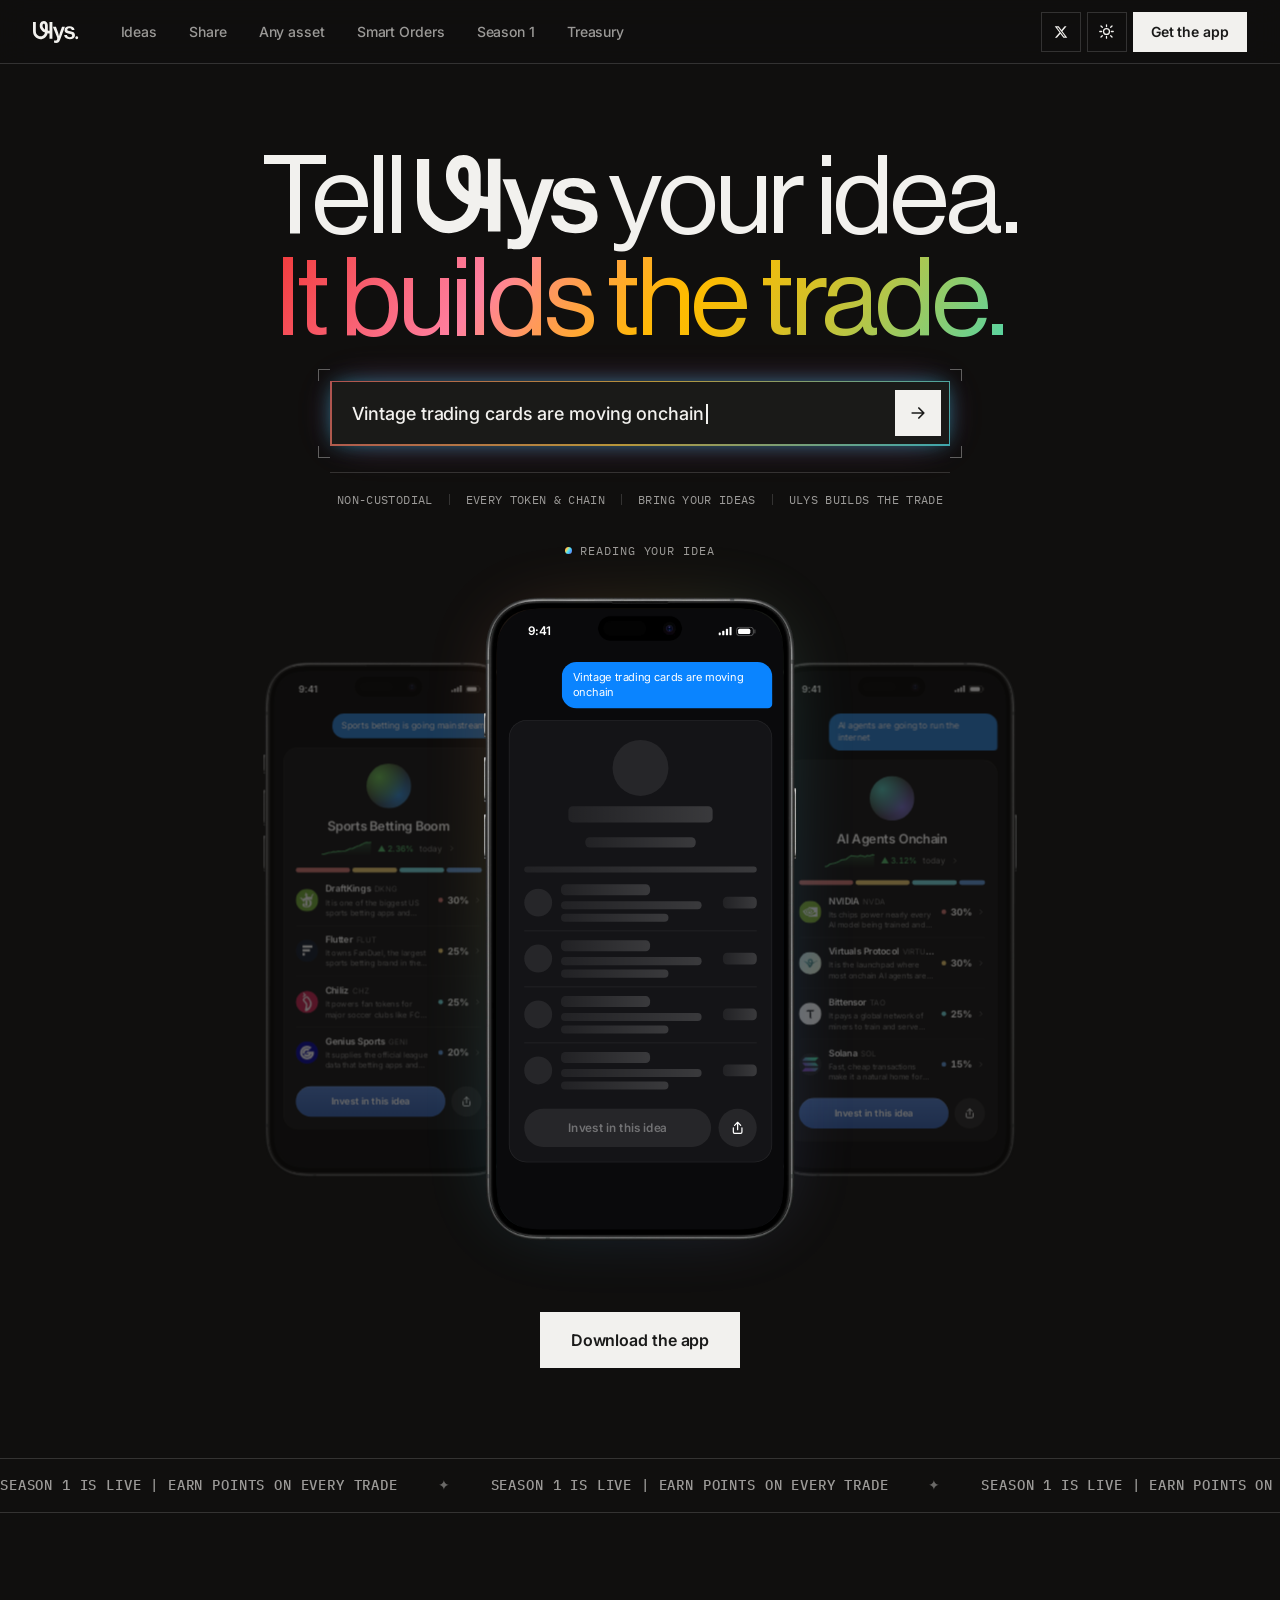
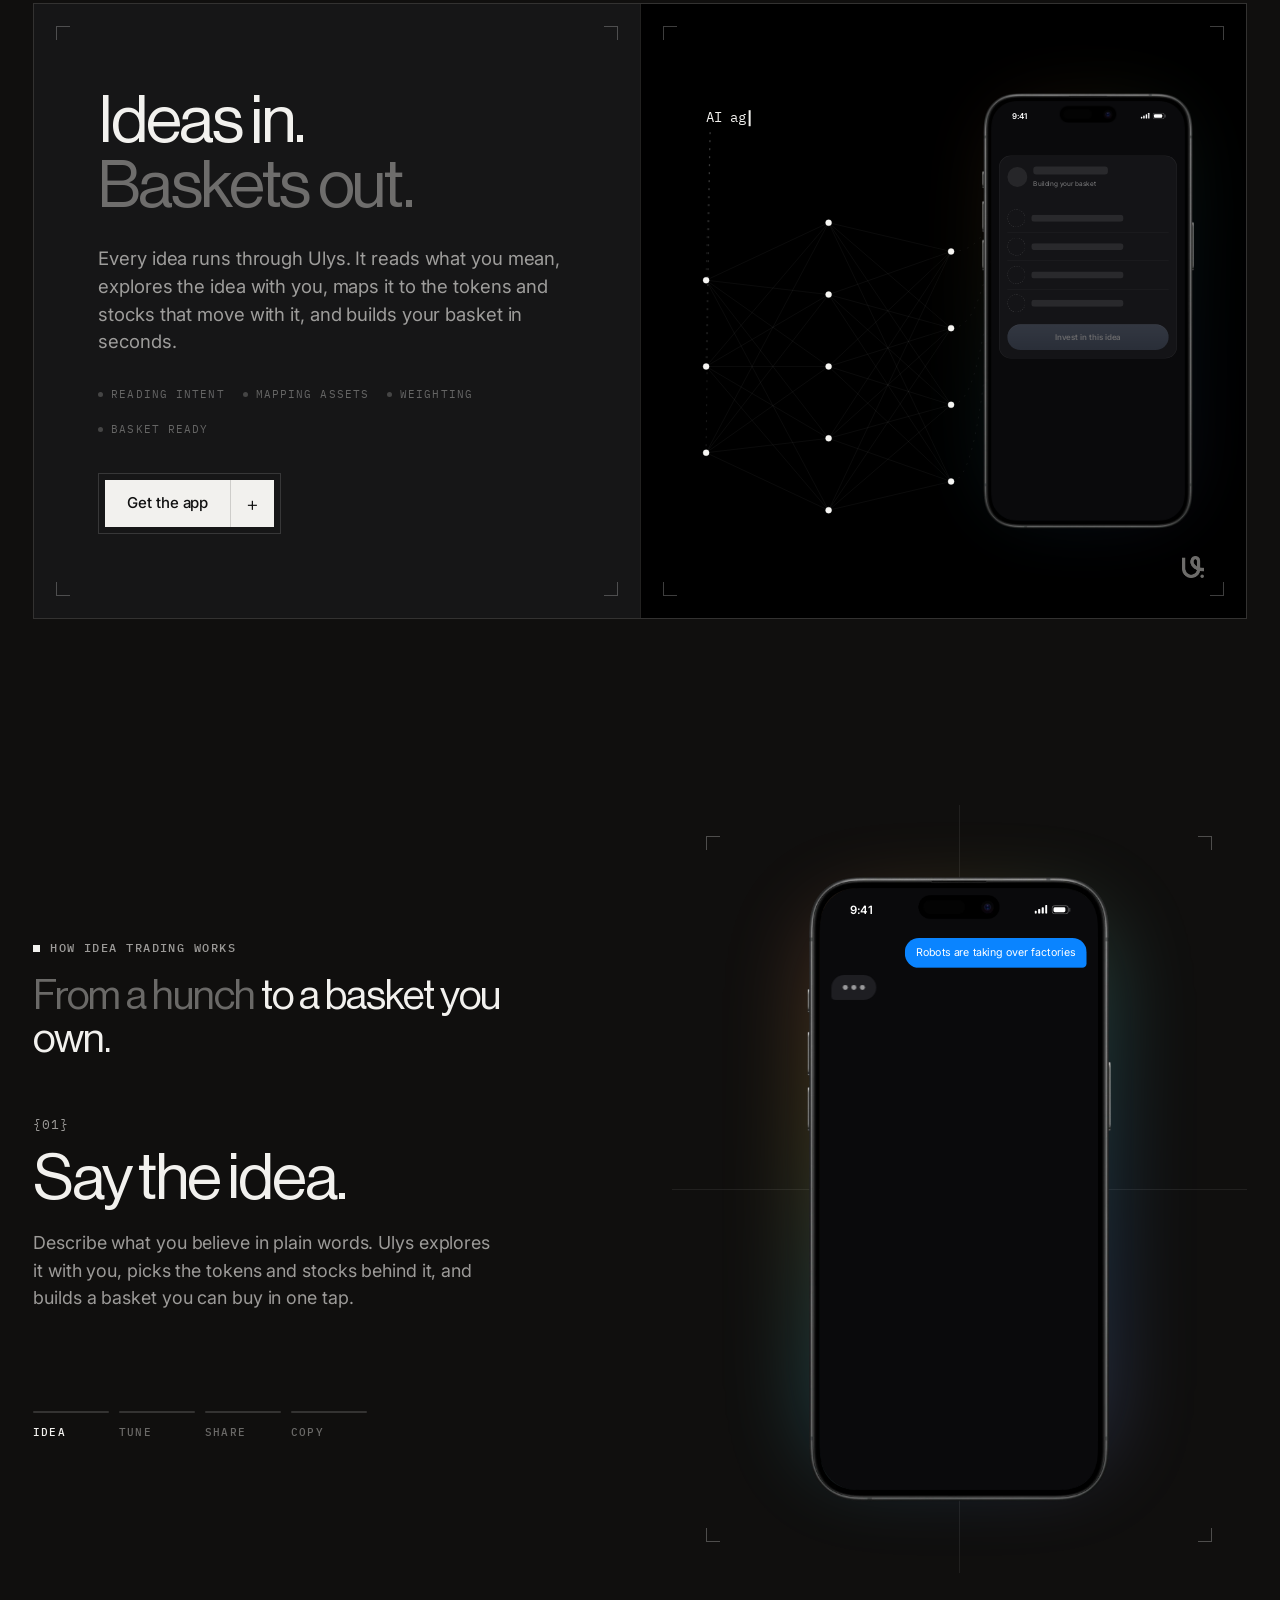
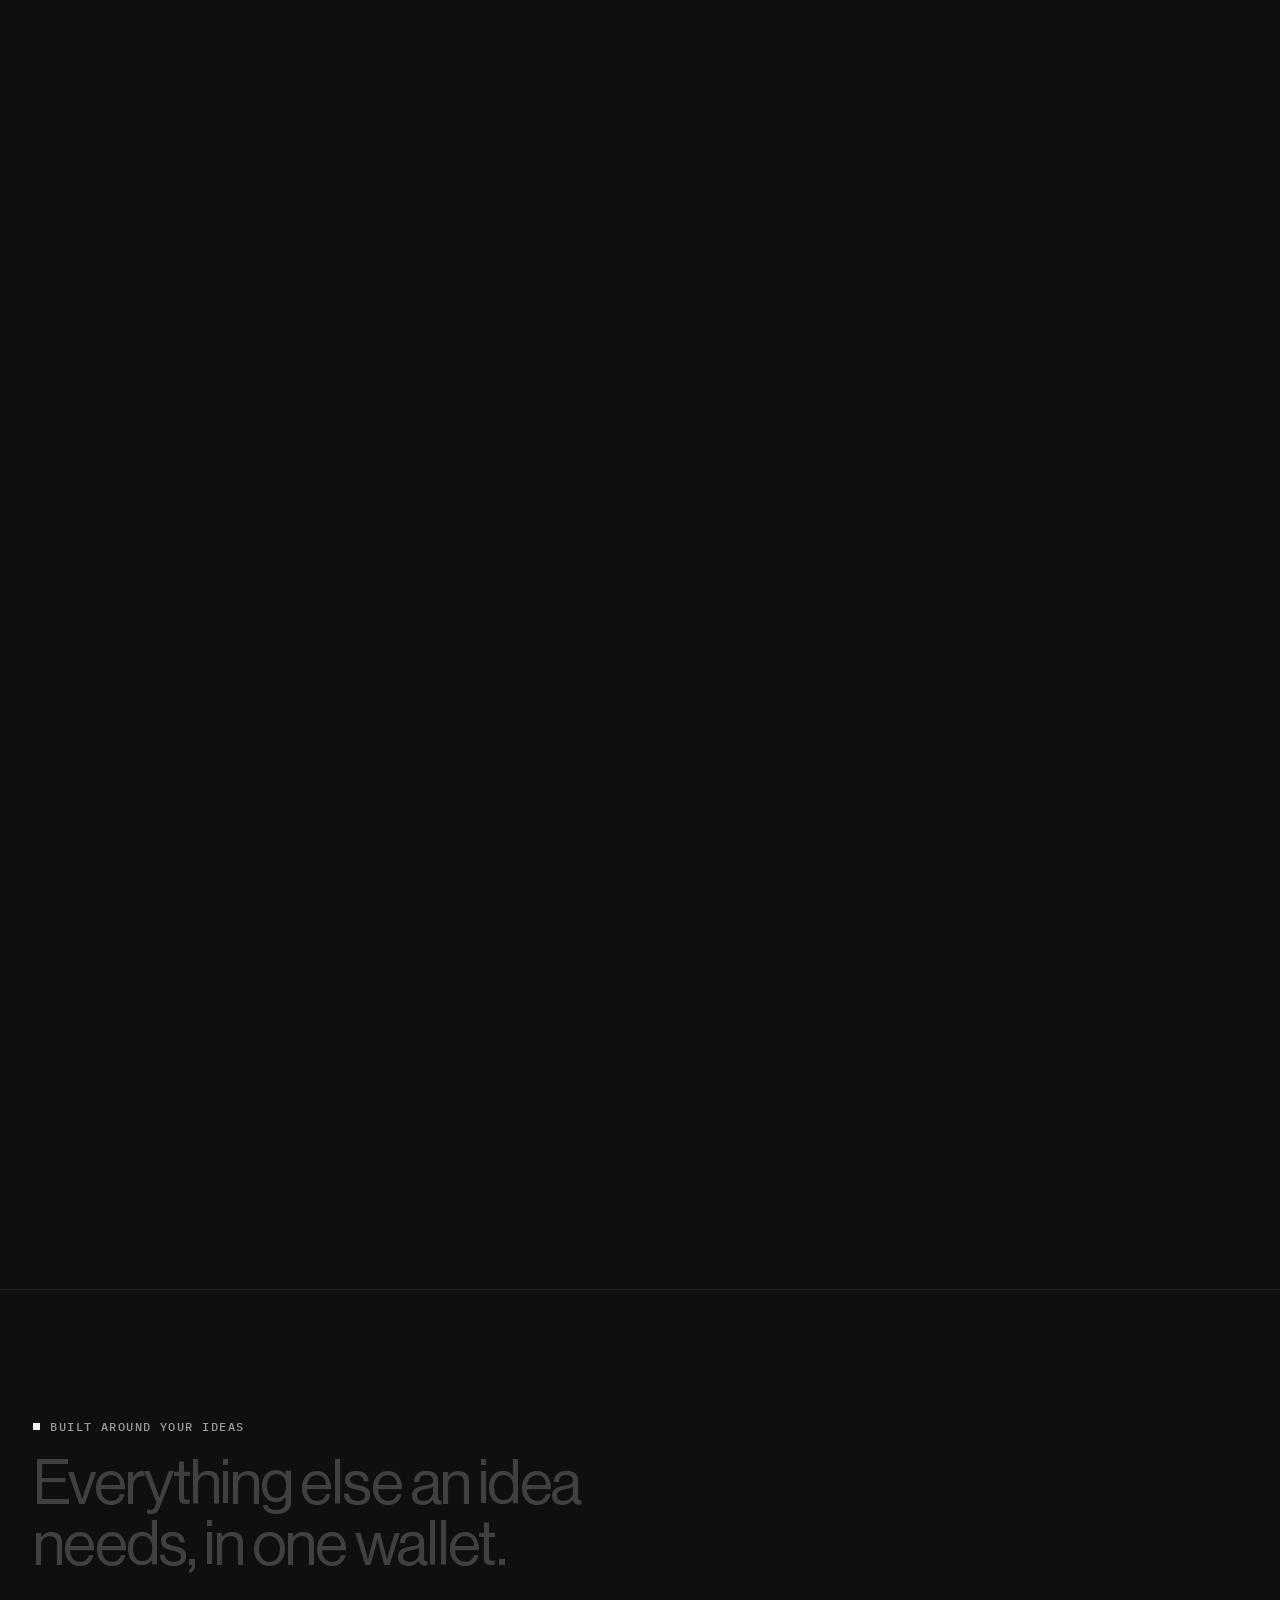
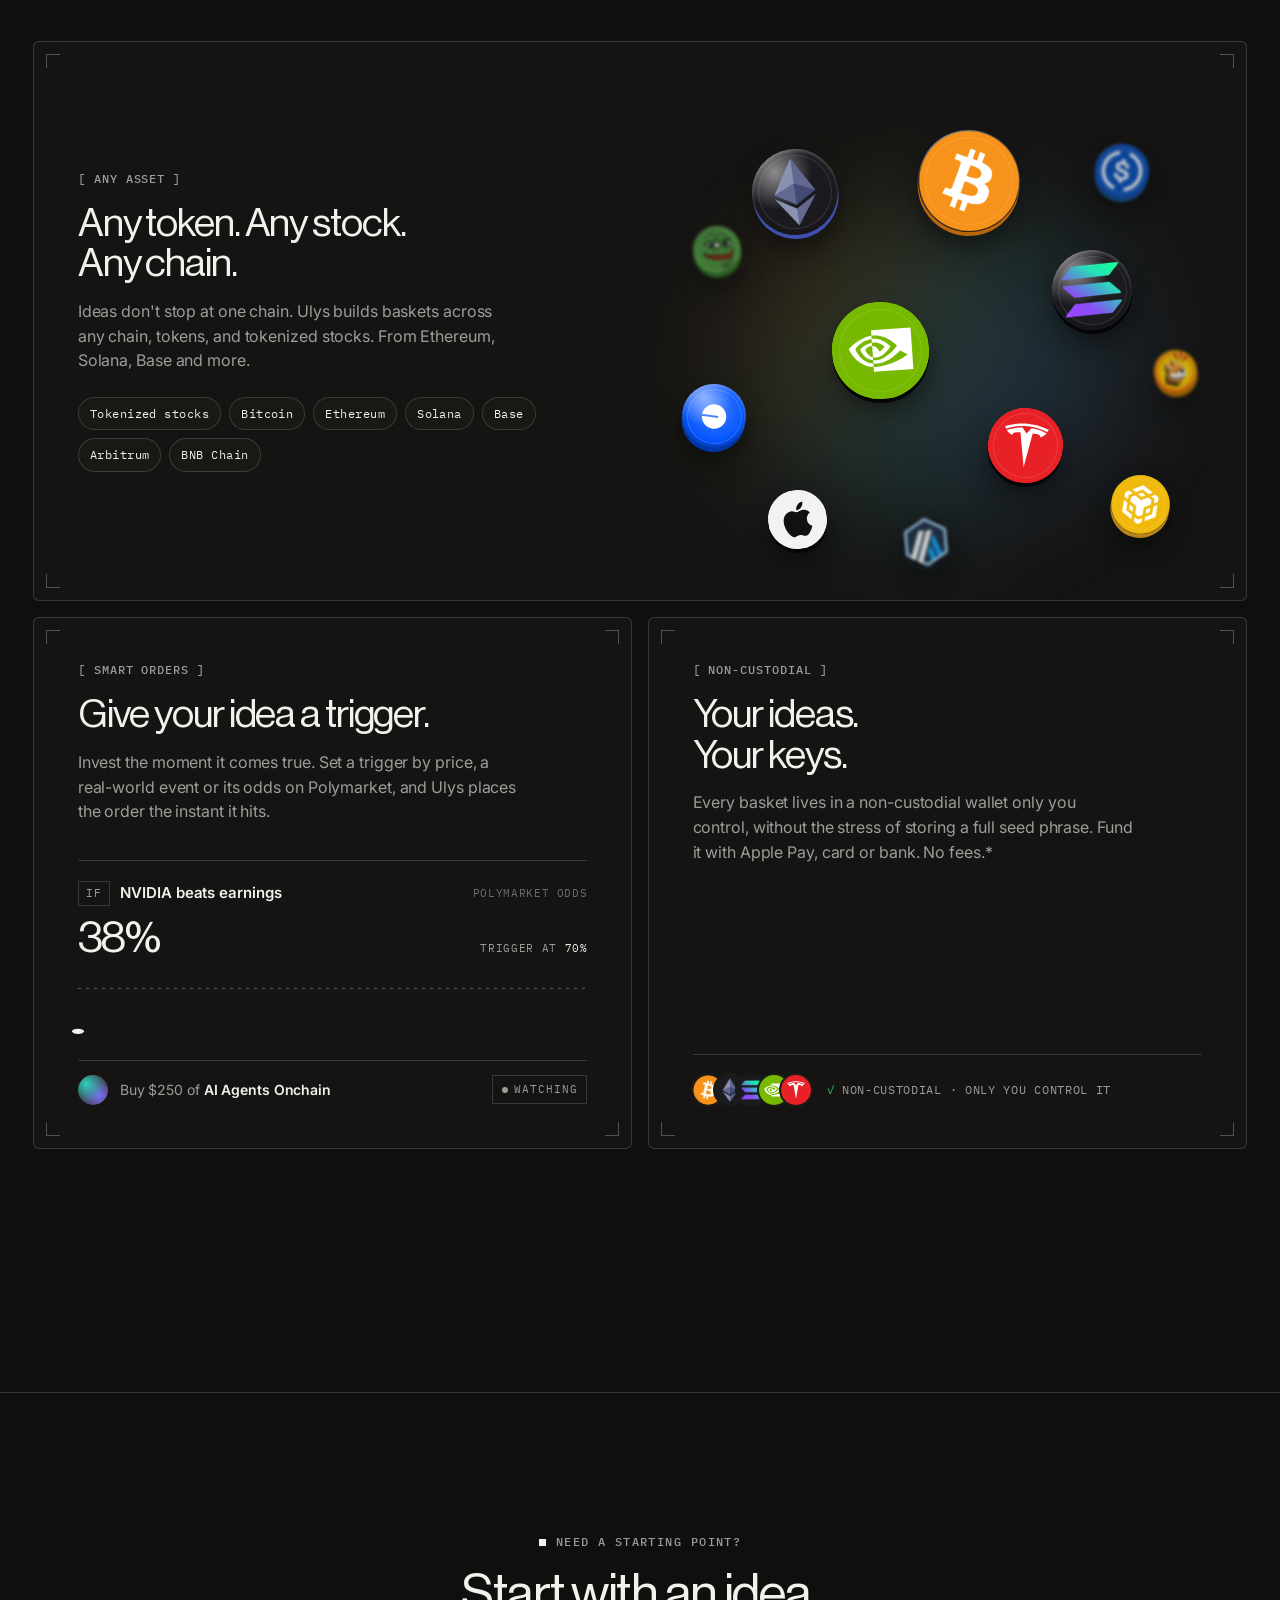
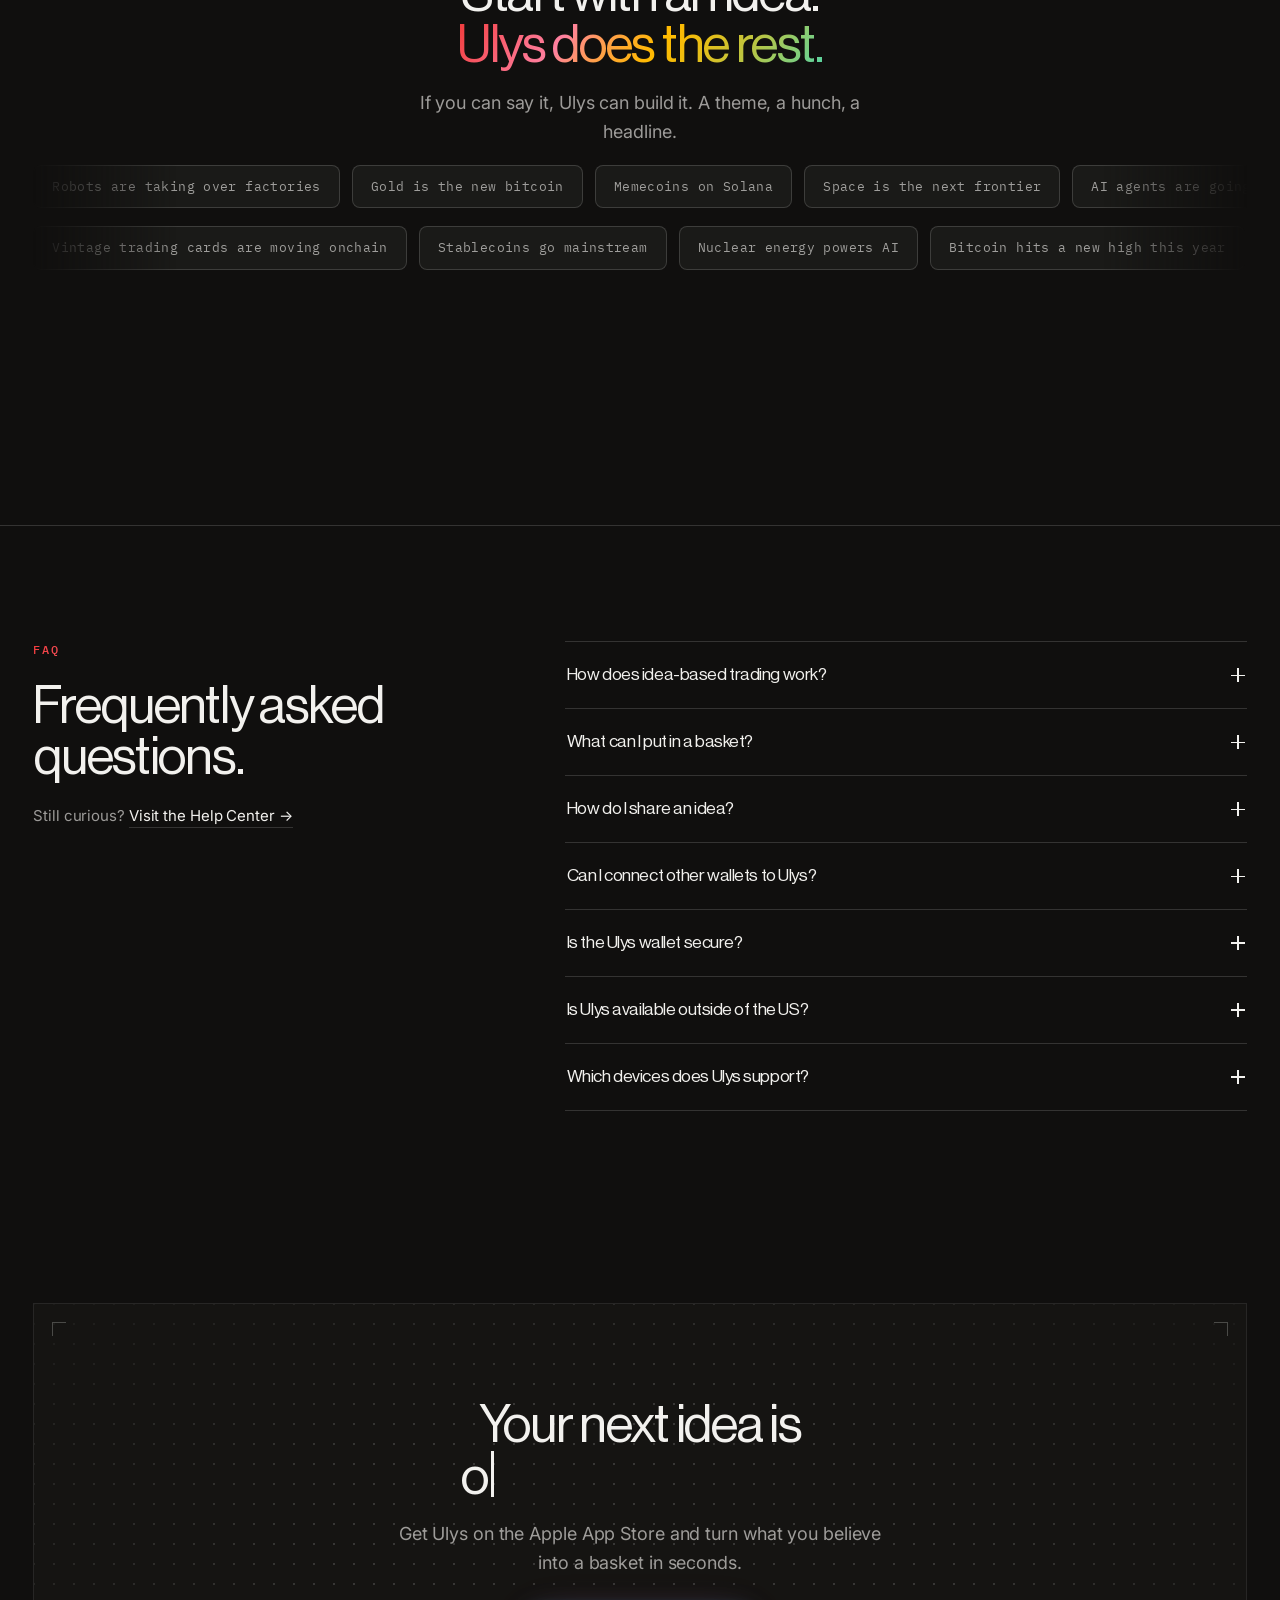
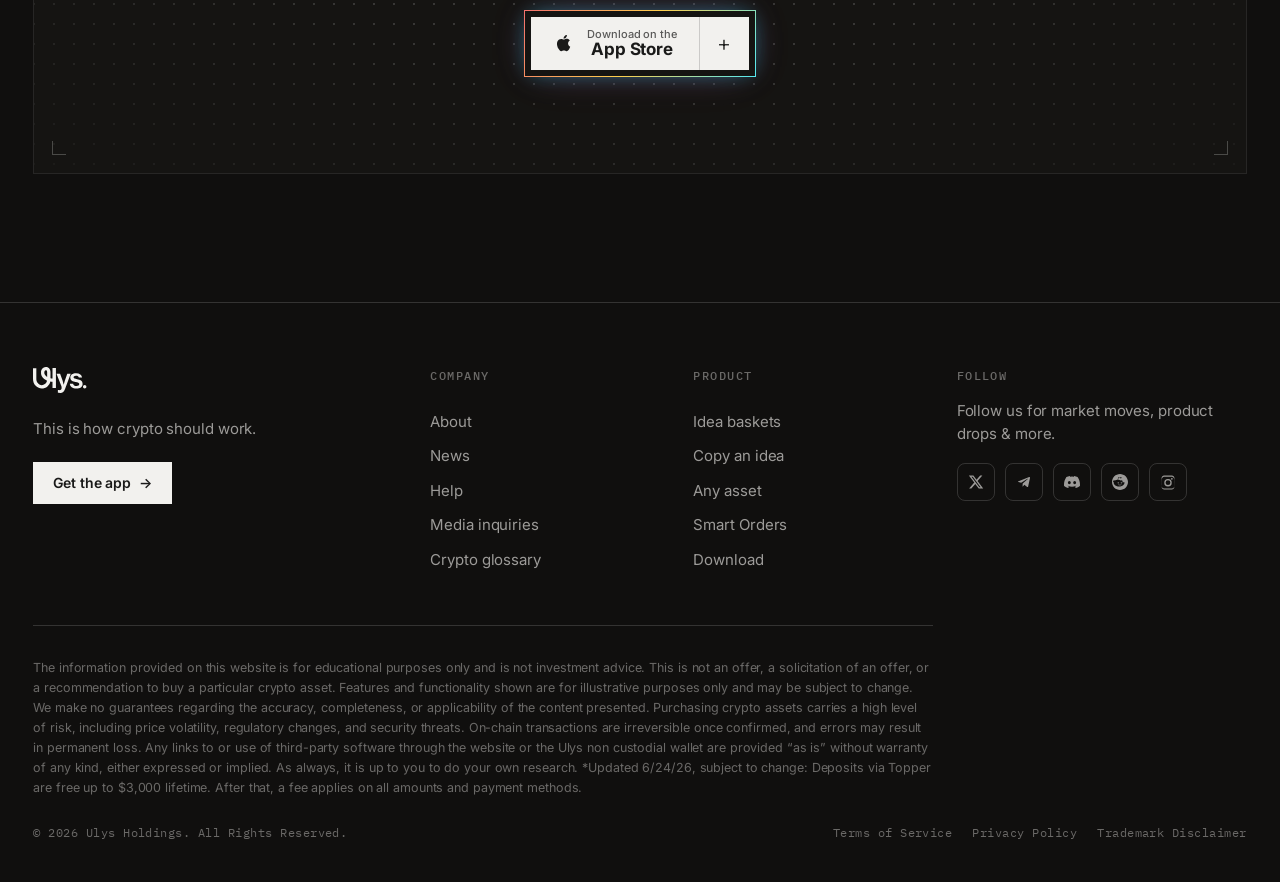
<file: index.html>
<!DOCTYPE html>
<html lang="en">
<head>
  <meta charset="UTF-8" />
  <meta name="viewport" content="width=device-width, initial-scale=1.0" />
  <title>Ulys — The first wallet that thinks.</title>
  <meta name="description" content="Ulys is a smart, non-custodial crypto wallet you control by talking to it. Fund, trade and hold 130+ tokens — no gas fees, no complexity." />
  <link rel="preconnect" href="https://fonts.googleapis.com" />
  <link rel="preconnect" href="https://fonts.gstatic.com" crossorigin />
  <link href="https://fonts.googleapis.com/css2?family=Archivo:wght@400;500;600;700;800;900&family=IBM+Plex+Mono:wght@400;500;600&family=Inter:wght@300;400;500;600;700&display=swap" rel="stylesheet" />
  <link rel="stylesheet" href="styles.css?v=90" />
  <script>(function(){try{if(localStorage.getItem('ulys-theme')!=='light')document.documentElement.setAttribute('data-theme','dark');}catch(e){}})();</script>
</head>
<body class="home">
  <!-- Background layers -->
  <div class="bg-cosmos" aria-hidden="true">
    <div class="stars stars-1"></div>
    <div class="stars stars-2"></div>
    <div class="light-rays" id="lightRays"></div>
    <div class="vignette"></div>
  </div>

  <!-- Nav — floating pill, ported from UlysTreasury -->
  <div class="navbar-wrap">
    <nav class="navbar" id="siteNav">
      <a href="#top" class="navbar-logo" aria-label="Ulys home">
        <svg viewBox="0 0 383 186" class="navbar-wordmark" aria-hidden="true"><path d="M369.886 129.09c-6.741 0-12.206 5.465-12.206 12.207 0 6.74 5.465 12.205 12.206 12.205 6.742 0 12.207-5.465 12.207-12.205 0-6.742-5.465-12.207-12.207-12.207ZM101.324 39.816l-.02.255v31.035c-3.896-2.274-5.979-4.078-6.327-4.39-11.082-11.103-15.453-17.878-13.845-30.84l.032-.151.02-.343c.057-.494.516-3.942 2.295-7.034 1.834-3.19 4.148-4.49 7.988-4.49 3.616 0 5.132 1.103 6.048 2.063 3.198 3.353 3.945 10.772 3.809 13.895Zm38.125 42.31c-5.286-.45-10.05-1.201-14.288-2.12V40.801c.144-3.383.271-20.028-10.244-31.199-5.913-6.281-14.022-9.601-23.45-9.601C78.605 0 68.205 6.24 62.18 17.569c-3.701 6.961-4.57 13.648-4.752 15.59-2.958 24.487 8.662 38.41 20.823 50.571l.092.092c.655.639 6.733 6.408 18.693 11.919 1.274.587 2.564 1.15 3.872 1.688-1.265 9.255-5.577 16.945-12.861 22.917-8.577 7.034-18.78 9.539-25.467 9.539-9.342 0-17.182-3.432-25.421-11.129-12.275-11.467-13.303-24.823-13.303-36.443V8.046H0v74.267c0 16.998 2.48 36.693 20.873 53.876 12.643 11.812 26.286 17.553 41.708 17.553 14.003 0 29.178-5.588 40.594-14.948 10.918-8.952 18.061-20.98 20.766-34.668 4.995.922 10.171 1.564 15.508 1.936v44.416h24.59V7.552h-24.59v74.574ZM245.085 47.893l-16.328 47.643c-4.226 12.487-8.837 31.889-8.837 31.889h-.384s-4.227-19.21-8.645-31.889l-16.906-47.643h-25.934l35.348 89.138c2.113 5.57 1.152 15.176 1.152 17.097-2.112 8.26-6.724 11.335-14.984 11.335-2.496 0-9.222-.386-10.182-.962h-1.345v19.788c1.729.576 14.793 1.152 17.867 1.152 16.713 0 25.549-6.532 34.002-29.2l39.766-108.348h-24.59ZM316.301 87.66c-15.562-2.882-26.127-4.611-26.127-13.64 0-7.109 5.956-12.295 17.291-12.295 12.101 0 18.633 4.802 20.362 13.64h23.246c-2.499-17.867-16.138-30.162-43.416-30.162-24.014 0-40.535 11.143-40.535 30.546 0 23.245 18.251 27.662 37.46 31.506 16.137 3.072 26.512 4.993 26.512 15.176 0 8.26-6.34 14.023-19.788 14.023-13.063 0-22.476-5.187-24.397-17.482h-23.436c1.536 20.747 18.441 34.771 47.641 34.771 25.359 0 43.8-11.333 43.8-32.851 0-24.971-19.211-29.582-38.613-33.233Z"></path></svg>
      </a>

      <div class="navbar-links">
        <a href="#ideas">Ideas</a>
        <a href="#share">Share</a>
        <a href="#assets">Any asset</a>
        <a href="#smart-orders">Smart Orders</a>
        <a href="season-1.html">Season 1</a>
        <a href="https://ulys-treasury.vercel.app/" target="_blank" rel="noreferrer">Treasury</a>
      </div>

      <div class="navbar-actions">
        <a href="https://x.com/ulys_ai" target="_blank" rel="noreferrer" class="navbar-x" aria-label="Ulys on X">
          <svg viewBox="0 0 24 24" fill="currentColor" aria-hidden="true"><path d="M18.244 2.25h3.308l-7.227 8.26 8.502 11.24h-6.66l-5.214-6.817L4.99 21.75H1.68l7.73-8.835L1.254 2.25H8.08l4.713 6.231 5.45-6.231Zm-1.161 17.52h1.833L7.084 4.126H5.117L17.083 19.77Z"/></svg>
        </a>
        <span class="vsep"></span>
        <button class="theme-toggle" id="themeToggle" type="button" aria-label="Toggle light or dark mode" title="Toggle theme">
          <svg class="icon-sun" viewBox="0 0 24 24" fill="none" stroke="currentColor" stroke-width="1.8" stroke-linecap="round" aria-hidden="true"><circle cx="12" cy="12" r="4.2"/><path d="M12 2.5v2.6M12 18.9v2.6M4.2 4.2l1.9 1.9M17.9 17.9l1.9 1.9M2.5 12h2.6M18.9 12h2.6M4.2 19.8l1.9-1.9M17.9 6.1l1.9-1.9"/></svg>
          <svg class="icon-moon" viewBox="0 0 24 24" fill="currentColor" aria-hidden="true"><path d="M21 12.8A8.5 8.5 0 1 1 11.2 3a6.6 6.6 0 0 0 9.8 9.8Z"/></svg>
        </button>
        <span class="vsep"></span>
        <a href="https://apps.apple.com/us/app/ulys-smart-crypto-wallet/id6477800961" class="navbar-cta">Get the app</a>
      </div>
    </nav>
  </div>

  <!-- Hero -->
  <main id="top">
    <section class="hero">
      <div class="hero-inner">
        <svg viewBox="0 0 383 186" class="hero-wordmark reveal" role="img" aria-label="Ulys"><path d="M369.886 129.09c-6.741 0-12.206 5.465-12.206 12.207 0 6.74 5.465 12.205 12.206 12.205 6.742 0 12.207-5.465 12.207-12.205 0-6.742-5.465-12.207-12.207-12.207ZM101.324 39.816l-.02.255v31.035c-3.896-2.274-5.979-4.078-6.327-4.39-11.082-11.103-15.453-17.878-13.845-30.84l.032-.151.02-.343c.057-.494.516-3.942 2.295-7.034 1.834-3.19 4.148-4.49 7.988-4.49 3.616 0 5.132 1.103 6.048 2.063 3.198 3.353 3.945 10.772 3.809 13.895Zm38.125 42.31c-5.286-.45-10.05-1.201-14.288-2.12V40.801c.144-3.383.271-20.028-10.244-31.199-5.913-6.281-14.022-9.601-23.45-9.601C78.605 0 68.205 6.24 62.18 17.569c-3.701 6.961-4.57 13.648-4.752 15.59-2.958 24.487 8.662 38.41 20.823 50.571l.092.092c.655.639 6.733 6.408 18.693 11.919 1.274.587 2.564 1.15 3.872 1.688-1.265 9.255-5.577 16.945-12.861 22.917-8.577 7.034-18.78 9.539-25.467 9.539-9.342 0-17.182-3.432-25.421-11.129-12.275-11.467-13.303-24.823-13.303-36.443V8.046H0v74.267c0 16.998 2.48 36.693 20.873 53.876 12.643 11.812 26.286 17.553 41.708 17.553 14.003 0 29.178-5.588 40.594-14.948 10.918-8.952 18.061-20.98 20.766-34.668 4.995.922 10.171 1.564 15.508 1.936v44.416h24.59V7.552h-24.59v74.574ZM245.085 47.893l-16.328 47.643c-4.226 12.487-8.837 31.889-8.837 31.889h-.384s-4.227-19.21-8.645-31.889l-16.906-47.643h-25.934l35.348 89.138c2.113 5.57 1.152 15.176 1.152 17.097-2.112 8.26-6.724 11.335-14.984 11.335-2.496 0-9.222-.386-10.182-.962h-1.345v19.788c1.729.576 14.793 1.152 17.867 1.152 16.713 0 25.549-6.532 34.002-29.2l39.766-108.348h-24.59ZM316.301 87.66c-15.562-2.882-26.127-4.611-26.127-13.64 0-7.109 5.956-12.295 17.291-12.295 12.101 0 18.633 4.802 20.362 13.64h23.246c-2.499-17.867-16.138-30.162-43.416-30.162-24.014 0-40.535 11.143-40.535 30.546 0 23.245 18.251 27.662 37.46 31.506 16.137 3.072 26.512 4.993 26.512 15.176 0 8.26-6.34 14.023-19.788 14.023-13.063 0-22.476-5.187-24.397-17.482h-23.436c1.536 20.747 18.441 34.771 47.641 34.771 25.359 0 43.8-11.333 43.8-32.851 0-24.971-19.211-29.582-38.613-33.233Z"></path></svg>

        <h1 class="hero-tagline reveal" aria-label="Tell Ulys your idea. It builds the trade.">Tell <span class="h-logo" aria-hidden="true"><svg viewBox="0 0 350 186"><path d="M101.324 39.816l-.02.255v31.035c-3.896-2.274-5.979-4.078-6.327-4.39-11.082-11.103-15.453-17.878-13.845-30.84l.032-.151.02-.343c.057-.494.516-3.942 2.295-7.034 1.834-3.19 4.148-4.49 7.988-4.49 3.616 0 5.132 1.103 6.048 2.063 3.198 3.353 3.945 10.772 3.809 13.895Zm38.125 42.31c-5.286-.45-10.05-1.201-14.288-2.12V40.801c.144-3.383.271-20.028-10.244-31.199-5.913-6.281-14.022-9.601-23.45-9.601C78.605 0 68.205 6.24 62.18 17.569c-3.701 6.961-4.57 13.648-4.752 15.59-2.958 24.487 8.662 38.41 20.823 50.571l.092.092c.655.639 6.733 6.408 18.693 11.919 1.274.587 2.564 1.15 3.872 1.688-1.265 9.255-5.577 16.945-12.861 22.917-8.577 7.034-18.78 9.539-25.467 9.539-9.342 0-17.182-3.432-25.421-11.129-12.275-11.467-13.303-24.823-13.303-36.443V8.046H0v74.267c0 16.998 2.48 36.693 20.873 53.876 12.643 11.812 26.286 17.553 41.708 17.553 14.003 0 29.178-5.588 40.594-14.948 10.918-8.952 18.061-20.98 20.766-34.668 4.995.922 10.171 1.564 15.508 1.936v44.416h24.59V7.552h-24.59v74.574ZM245.085 47.893l-16.328 47.643c-4.226 12.487-8.837 31.889-8.837 31.889h-.384s-4.227-19.21-8.645-31.889l-16.906-47.643h-25.934l35.348 89.138c2.113 5.57 1.152 15.176 1.152 17.097-2.112 8.26-6.724 11.335-14.984 11.335-2.496 0-9.222-.386-10.182-.962h-1.345v19.788c1.729.576 14.793 1.152 17.867 1.152 16.713 0 25.549-6.532 34.002-29.2l39.766-108.348h-24.59ZM316.301 87.66c-15.562-2.882-26.127-4.611-26.127-13.64 0-7.109 5.956-12.295 17.291-12.295 12.101 0 18.633 4.802 20.362 13.64h23.246c-2.499-17.867-16.138-30.162-43.416-30.162-24.014 0-40.535 11.143-40.535 30.546 0 23.245 18.251 27.662 37.46 31.506 16.137 3.072 26.512 4.993 26.512 15.176 0 8.26-6.34 14.023-19.788 14.023-13.063 0-22.476-5.187-24.397-17.482h-23.436c1.536 20.747 18.441 34.771 47.641 34.771 25.359 0 43.8-11.333 43.8-32.851 0-24.971-19.211-29.582-38.613-33.233Z"/></svg></span> your idea.<br /><span class="grad">It builds the trade.</span></h1>

        <!-- The centerpiece: type an idea, Ulys builds a basket for it -->
        <div class="hero-demo reveal">
          <div class="command" id="command">
            <div class="command-input">
              <span class="brk" aria-hidden="true"><i></i><i></i><i></i><i></i></span>
              <div class="command-glow" aria-hidden="true"></div>
              <div class="command-bar">
                <div class="command-text">
                  <span id="typed"></span><span class="caret" aria-hidden="true"></span>
                </div>
                <button class="command-send" id="commandSend" aria-label="Send to Ulys">
                  <svg viewBox="0 0 24 24" fill="none"><path d="M5 12h14M13 6l6 6-6 6" stroke="currentColor" stroke-width="2" stroke-linecap="round" stroke-linejoin="round"/></svg>
                </button>
              </div>
            </div>

            <div class="command-hint hero-trust">
              <span>Non-custodial</span><i></i><span>Every token &amp; chain</span><i></i><span>Bring your ideas</span><i></i><span>Ulys builds the trade</span>
            </div>
          </div>

          <!-- the basket Ulys builds from the idea (filled by app.js) -->
          <div class="basket-stage">
            <p class="basket-status" id="basketStatus" aria-live="polite"></p>
            <!-- 3-phone carousel: app.js clones this phone once per idea -->
            <div class="bk-carousel" id="bkCarousel">
            <div class="bk-phone">
              <div class="bk-screen">
                <div class="bk-screen-inner">
                  <div class="bk-statusbar" aria-hidden="true">
                    <span>9:41</span>
                    <span class="bk-sys"><svg viewBox="0 0 18 12" fill="currentColor"><rect x="0" y="8" width="3" height="4" rx="1"/><rect x="5" y="5.5" width="3" height="6.5" rx="1"/><rect x="10" y="3" width="3" height="9" rx="1"/><rect x="15" y="0" width="3" height="12" rx="1"/></svg><svg viewBox="0 0 26 12" fill="none"><rect x=".5" y=".5" width="22" height="11" rx="3.5" stroke="currentColor" opacity=".4"/><rect x="2.5" y="2.5" width="16" height="7" rx="2" fill="currentColor"/><path d="M24.5 4v4" stroke="currentColor" stroke-linecap="round" opacity=".4"/></svg></span>
                  </div>
                  <p class="bk-bubble" hidden></p>
                  <div class="basket-card is-skeleton"></div>
                </div>
              </div>
              <img class="bk-frame" src="assets/iphone-frame.webp" alt="" aria-hidden="true" width="1008" height="2000" />
            </div>
            </div>
          </div>
        </div>

        <div class="hero-cta reveal">
          <a href="#download" class="btn-solid lg">Download the app</a>
        </div>
      </div>
    </section>

    <!-- Token ticker (two identical groups → seamless infinite loop) -->
    <section class="ticker" aria-hidden="true">
      <div class="ticker-track">
        <div class="ticker-group">
          <span>Season 1 is live | Earn points on every trade</span><span class="tick-sep">✦</span>
          <span>Season 1 is live | Earn points on every trade</span><span class="tick-sep">✦</span>
          <span>Season 1 is live | Earn points on every trade</span><span class="tick-sep">✦</span>
          <span>Season 1 is live | Earn points on every trade</span><span class="tick-sep">✦</span>
          <span>Season 1 is live | Earn points on every trade</span><span class="tick-sep">✦</span>
          <span>Season 1 is live | Earn points on every trade</span><span class="tick-sep">✦</span>
        </div>
        <div class="ticker-group">
          <span>Season 1 is live | Earn points on every trade</span><span class="tick-sep">✦</span>
          <span>Season 1 is live | Earn points on every trade</span><span class="tick-sep">✦</span>
          <span>Season 1 is live | Earn points on every trade</span><span class="tick-sep">✦</span>
          <span>Season 1 is live | Earn points on every trade</span><span class="tick-sep">✦</span>
          <span>Season 1 is live | Earn points on every trade</span><span class="tick-sep">✦</span>
          <span>Season 1 is live | Earn points on every trade</span><span class="tick-sep">✦</span>
        </div>
      </div>
    </section>

    <!-- ===== Below the hero: jtx-style blueprint layout ===== -->
    <div class="below">

    <!-- Neural engine: split panel like jtx.com — text left, animation "video" right -->
    <section class="neural" id="engine" aria-label="Ulys turns an idea into a basket">
      <div class="neural-text">
        <span class="brk" aria-hidden="true"><i></i><i></i><i></i><i></i></span>
        <div class="neural-copy">
          <h2>Ideas in.<br /><span class="dim">Baskets out.</span></h2>
          <p class="neural-lede">Every idea runs through Ulys. It reads what you mean, explores the idea with you, maps it to the tokens and stocks that move with it, and builds your basket in seconds.</p>
          <ol class="neural-steps" aria-hidden="true">
            <li>Reading intent</li><li>Mapping assets</li><li>Weighting</li><li>Basket ready</li>
          </ol>
          <a class="jbtn" href="https://apps.apple.com/us/app/ulys-smart-crypto-wallet/id6477800961"><span>Get the app</span><i aria-hidden="true">+</i></a>
        </div>
      </div>
      <div class="neural-stage">
        <canvas class="neural-canvas" aria-hidden="true"></canvas>
        <span class="brk" aria-hidden="true"><i></i><i></i><i></i><i></i></span>
        <div class="neural-brain" aria-hidden="true"></div>
        <img class="n-mark" src="assets/ulys-icon-white.png" alt="" aria-hidden="true" width="40" height="40" />
<div class="neural-phone" aria-hidden="true">
          <div class="bk-phone">
            <div class="bk-screen"><div class="bk-screen-inner n-screen">
              <div class="bk-statusbar"><span>9:41</span><span class="bk-sys"><svg viewBox="0 0 18 12" fill="currentColor"><rect x="0" y="8" width="3" height="4" rx="1"/><rect x="5" y="5.5" width="3" height="6.5" rx="1"/><rect x="10" y="3" width="3" height="9" rx="1"/><rect x="15" y="0" width="3" height="12" rx="1"/></svg><svg viewBox="0 0 26 12" fill="none"><rect x=".5" y=".5" width="22" height="11" rx="3.5" stroke="currentColor" opacity=".4"/><rect x="2.5" y="2.5" width="16" height="7" rx="2" fill="currentColor"/><path d="M24.5 4v4" stroke="currentColor" stroke-linecap="round" opacity=".4"/></svg></span></div>
              <p class="bk-bubble n-bubble"></p>
              <div class="n-card">
                <div class="n-head"><span class="s-orb n-orb"></span><div><b class="n-title"><i class="sk"></i></b><small class="n-sub">Building your basket</small></div></div>
                <div class="bk-bar n-bar"><span></span><span></span><span></span><span></span></div>
                <ul class="n-rows">
                    <li class="n-row"><span class="n-ic"></span><span class="n-name"><i class="sk"></i></span><span class="n-pct"></span></li>
                    <li class="n-row"><span class="n-ic"></span><span class="n-name"><i class="sk"></i></span><span class="n-pct"></span></li>
                    <li class="n-row"><span class="n-ic"></span><span class="n-name"><i class="sk"></i></span><span class="n-pct"></span></li>
                    <li class="n-row"><span class="n-ic"></span><span class="n-name"><i class="sk"></i></span><span class="n-pct"></span></li>
                </ul>
                <span class="bk-invest n-btn">Invest in this idea</span>
              </div>
            </div></div>
            <img class="bk-frame" src="assets/iphone-frame.webp" alt="" aria-hidden="true" width="1008" height="2000" loading="lazy" />
          </div>
        </div>
      </div>
    </section>

    <!-- Pinned, scroll-driven story: one phone, four steps -->
    <section class="story" id="ideas" style="--steps:4">
      <span class="story-anchor" id="share" style="--k:2" aria-hidden="true"></span>
      <div class="story-stage">
        <div class="story-copy">
          <p class="mlabel"><span class="sq"></span>How idea trading works</p>
          <h2 class="story-h"><span class="dim">From a hunch</span> to a basket you own.</h2>
          <div class="story-steps">
          <article class="story-step is-active" data-i="0">
            <p class="story-num">{01}</p>
            <h3>Say the idea.</h3>
            <p>Describe what you believe in plain words. Ulys explores it with you, picks the tokens and stocks behind it, and builds a basket you can buy in one tap.</p>
          </article>
          <article class="story-step" data-i="1">
            <p class="story-num">{02}</p>
            <h3>Tune every weight.</h3>
            <p>Want more of one pick? Slide it up. Ulys rebalances the rest so your basket always adds up to 100%. Go ahead, drag a slider.</p>
          </article>
          <article class="story-step" data-i="2">
            <p class="story-num">{03}</p>
            <h3>Share it with a link.</h3>
            <p>Every basket gets its own link. Drop it in a group chat, post it on X, or send it to one friend.</p>
          </article>
          <article class="story-step" data-i="3">
            <p class="story-num">{04}</p>
            <h3>Anyone can copy it.</h3>
            <p>Friends open your link, see every pick and weight, and copy the idea into their own wallet in one tap.</p>
          </article>
          </div>
          <div class="story-progress" aria-label="Steps"><button type="button" data-i="0" class="is-active">Idea</button><button type="button" data-i="1">Tune</button><button type="button" data-i="2">Share</button><button type="button" data-i="3">Copy</button></div>
        </div>
        <div class="story-visual">
          <span class="bp-cross" aria-hidden="true"></span>
          <span class="brk" aria-hidden="true"><i></i><i></i><i></i><i></i></span>
          <div class="story-link" aria-hidden="true">
            <span class="s-link-icon"><svg viewBox="0 0 24 24" fill="none" stroke="currentColor" stroke-width="2" stroke-linecap="round"><path d="M10 14a4 4 0 0 0 5.66 0l3-3a4 4 0 0 0-5.66-5.66l-1 1"/><path d="M14 10a4 4 0 0 0-5.66 0l-3 3a4 4 0 0 0 5.66 5.66l1-1"/></svg></span>
            <span><b>Vintage Cards Onchain</b><small>ulys.ai/idea/vintage-cards</small></span>
          </div>
          <div class="bk-phone story-phone">
            <div class="bk-screen">
                <div class="bk-screen-inner story-screen s-chat is-active" data-i="0" aria-hidden="true">
                  <div class="bk-statusbar"><span>9:41</span><span class="bk-sys"><svg viewBox="0 0 18 12" fill="currentColor"><rect x="0" y="8" width="3" height="4" rx="1"/><rect x="5" y="5.5" width="3" height="6.5" rx="1"/><rect x="10" y="3" width="3" height="9" rx="1"/><rect x="15" y="0" width="3" height="12" rx="1"/></svg><svg viewBox="0 0 26 12" fill="none"><rect x=".5" y=".5" width="22" height="11" rx="3.5" stroke="currentColor" opacity=".4"/><rect x="2.5" y="2.5" width="16" height="7" rx="2" fill="currentColor"/><path d="M24.5 4v4" stroke="currentColor" stroke-linecap="round" opacity=".4"/></svg></span></div>
                  <div class="s-thread"></div>
                  <template class="s-mini-tpl"><div class="s-mini">
                <div class="s-mini-head"><span class="s-orb" style="--c1:#9aa4b2;--c2:#ff8a3d"></span><div><b>Robotics Revolution</b><small class="up">▲ 1.94% today</small></div></div>
                <div class="bk-bar s-bar"><span style="width:calc(35% - 3px);background:#76b900"></span><span style="width:calc(25% - 3px);background:#e82127"></span><span style="width:calc(20% - 3px);background:#2ec5d3"></span><span style="width:calc(20% - 3px);background:#c9c9c9"></span></div>
                <ul class="s-rows">
                  <li><span class="bk-icon logo"><img src="assets/logos/nvda.svg" alt="" loading="lazy" /></span><b>NVIDIA<em>NVDA</em></b><span class="s-pct"><i style="background:#76b900"></i>35%</span></li>
                  <li><span class="bk-icon logo"><img src="assets/logos/tsla.svg" alt="" loading="lazy" /></span><b>Tesla<em>TSLA</em></b><span class="s-pct"><i style="background:#e82127"></i>25%</span></li>
                  <li><span class="bk-icon logo"><img src="assets/logos/peaq.png" alt="" loading="lazy" /></span><b>peaq<em>PEAQ</em></b><span class="s-pct"><i style="background:#2ec5d3"></i>20%</span></li>
                  <li><span class="bk-icon logo"><img src="assets/logos/render.png" alt="" loading="lazy" /></span><b>Render<em>RENDER</em></b><span class="s-pct"><i style="background:#c9c9c9"></i>20%</span></li>
                </ul>
                <span class="bk-invest s-btn">Invest in this idea</span>
              </div></template>
                </div>
<div class="bk-screen-inner story-screen s-tune" data-i="1">
                  <div class="bk-statusbar"><span>9:41</span><span class="bk-sys"><svg viewBox="0 0 18 12" fill="currentColor"><rect x="0" y="8" width="3" height="4" rx="1"/><rect x="5" y="5.5" width="3" height="6.5" rx="1"/><rect x="10" y="3" width="3" height="9" rx="1"/><rect x="15" y="0" width="3" height="12" rx="1"/></svg><svg viewBox="0 0 26 12" fill="none"><rect x=".5" y=".5" width="22" height="11" rx="3.5" stroke="currentColor" opacity=".4"/><rect x="2.5" y="2.5" width="16" height="7" rx="2" fill="currentColor"/><path d="M24.5 4v4" stroke="currentColor" stroke-linecap="round" opacity=".4"/></svg></span></div>
                  <div class="s-top"><span class="s-back">‹</span><div><b>Edit weights</b><small>Vintage Cards Onchain</small></div><span class="s-done">Done</span></div>
                  <div class="bk-bar s-bar s-tune-bar" aria-hidden="true"></div>
                  <div class="s-sliders"></div>
                  <div class="s-total"><span>Total</span><b>100%</b></div>
                  <span class="bk-invest s-btn" aria-hidden="true">Save basket</span>
                </div>
                <div class="bk-screen-inner story-screen s-share" data-i="2" aria-hidden="true">
                  <div class="bk-statusbar"><span>9:41</span><span class="bk-sys"><svg viewBox="0 0 18 12" fill="currentColor"><rect x="0" y="8" width="3" height="4" rx="1"/><rect x="5" y="5.5" width="3" height="6.5" rx="1"/><rect x="10" y="3" width="3" height="9" rx="1"/><rect x="15" y="0" width="3" height="12" rx="1"/></svg><svg viewBox="0 0 26 12" fill="none"><rect x=".5" y=".5" width="22" height="11" rx="3.5" stroke="currentColor" opacity=".4"/><rect x="2.5" y="2.5" width="16" height="7" rx="2" fill="currentColor"/><path d="M24.5 4v4" stroke="currentColor" stroke-linecap="round" opacity=".4"/></svg></span></div>
                  <div class="s-under">
                    <div class="s-mini dimmed"><div class="s-mini-head"><span class="s-orb" style="--c1:#e8833a;--c2:#7aa7e6"></span><div><b>Vintage Cards Onchain</b><small class="down">▼ 4.44% today</small></div></div>
                    <div class="bk-bar s-bar"><span style="width:calc(35% - 3px);background:#ef8a3c"></span><span style="width:calc(30% - 3px);background:#7fb2f0"></span><span style="width:calc(20% - 3px);background:#b8893a"></span><span style="width:calc(15% - 3px);background:#8b3dff"></span></div></div>
                  </div>
                  <div class="s-sheet">
                    <span class="s-grab"></span>
                    <div class="s-sheet-head"><span class="s-orb" style="--c1:#e8833a;--c2:#7aa7e6"></span><div><b>Vintage Cards Onchain</b><small>ulys.ai/idea/vintage-cards</small></div><span class="s-x">✕</span></div>
                    <div class="s-people"><span><i style="background:linear-gradient(135deg,#f472b6,#a855f7)">M</i>Maya</span><span><i style="background:linear-gradient(135deg,#60a5fa,#2563eb)">J</i>Jordan</span><span><i style="background:linear-gradient(135deg,#34d399,#059669)">S</i>Sam</span><span><i style="background:linear-gradient(135deg,#fbbf24,#f97316)">A</i>Alex</span></div>
                    <div class="s-apps"><span><i style="background:#34c759"><svg viewBox="0 0 24 24" fill="#fff"><path d="M12 3C6.5 3 2 6.8 2 11.5c0 2.6 1.4 4.9 3.6 6.5L5 21l3.6-1.9c1 .3 2.2.4 3.4.4 5.5 0 10-3.8 10-8.5S17.5 3 12 3Z"/></svg></i>Messages</span><span><i style="background:#000;box-shadow:inset 0 0 0 1px rgba(255,255,255,.2)"><svg viewBox="0 0 24 24" fill="#fff"><path d="M18.244 2.25h3.308l-7.227 8.26 8.502 11.24h-6.66l-5.214-6.817L4.99 21.75H1.68l7.73-8.835L1.254 2.25H8.08l4.713 6.231 5.45-6.231Z"/></svg></i>X</span><span><i style="background:#2aabee"><svg viewBox="0 0 24 24" fill="#fff"><path d="M9.78 18.65l.28-4.23 7.68-6.92c.34-.31-.07-.46-.52-.19L7.74 13.3 3.64 12c-.88-.25-.89-.86.2-1.3l15.97-6.16c.73-.33 1.43.18 1.15 1.3l-2.72 12.81c-.19.91-.74 1.13-1.5.71l-4.15-3.06-1.99 1.93c-.23.23-.42.42-.83.42Z"/></svg></i>Telegram</span><span><i style="background:#3a3a3e"><svg viewBox="0 0 24 24" fill="none" stroke="#fff" stroke-width="2" stroke-linecap="round"><path d="M10 14a4 4 0 0 0 5.66 0l3-3a4 4 0 0 0-5.66-5.66l-1 1"/><path d="M14 10a4 4 0 0 0-5.66 0l-3 3a4 4 0 0 0 5.66 5.66l1-1"/></svg></i>Copy link</span></div>
                    <div class="s-copied"><svg viewBox="0 0 24 24" fill="none" stroke="currentColor" stroke-width="2.4" stroke-linecap="round" stroke-linejoin="round"><path d="m5 12 5 5 9-10"/></svg>Link copied</div>
                  </div>
                </div>
                <div class="bk-screen-inner story-screen s-copy" data-i="3" aria-hidden="true">
                  <div class="bk-statusbar"><span>9:41</span><span class="bk-sys"><svg viewBox="0 0 18 12" fill="currentColor"><rect x="0" y="8" width="3" height="4" rx="1"/><rect x="5" y="5.5" width="3" height="6.5" rx="1"/><rect x="10" y="3" width="3" height="9" rx="1"/><rect x="15" y="0" width="3" height="12" rx="1"/></svg><svg viewBox="0 0 26 12" fill="none"><rect x=".5" y=".5" width="22" height="11" rx="3.5" stroke="currentColor" opacity=".4"/><rect x="2.5" y="2.5" width="16" height="7" rx="2" fill="currentColor"/><path d="M24.5 4v4" stroke="currentColor" stroke-linecap="round" opacity=".4"/></svg></span></div>
                  <p class="s-kicker">Shared with you</p>
              <div class="s-who"><span class="s-avatar">M</span><div><b>Maya's idea</b><small>Sent you a basket link</small></div></div>
              <div class="s-mini">
                <div class="s-mini-head"><span class="s-orb" style="--c1:#e8833a;--c2:#7aa7e6"></span><div><b>Vintage Cards Onchain</b><small class="down">▼ 4.44% today</small></div></div>
                <div class="bk-bar s-bar"><span style="width:calc(35% - 3px);background:#ef8a3c"></span><span style="width:calc(30% - 3px);background:#7fb2f0"></span><span style="width:calc(20% - 3px);background:#b8893a"></span><span style="width:calc(15% - 3px);background:#8b3dff"></span></div>
                <ul class="s-rows">
                  <li><span class="bk-icon logo"><img src="assets/logos/cards.png" alt="" loading="lazy" /></span><b>Collector Crypt<em>CARDS</em></b><span class="s-pct"><i style="background:#ef8a3c"></i>35%</span></li>
                  <li><span class="bk-icon logo"><img src="assets/logos/ebay.svg" alt="" loading="lazy" /></span><b>eBay<em>EBAY</em></b><span class="s-pct"><i style="background:#7fb2f0"></i>30%</span></li>
                  <li><span class="bk-icon logo"><img src="assets/logos/gme.svg" alt="" loading="lazy" /></span><b>GameStop<em>GME</em></b><span class="s-pct"><i style="background:#b8893a"></i>20%</span></li>
                  <li><span class="bk-icon logo"><img src="assets/logos/sol.png" alt="" loading="lazy" /></span><b>Solana<em>SOL</em></b><span class="s-pct"><i style="background:#8b3dff"></i>15%</span></li>
                </ul>
                <span class="bk-invest s-btn s-copybtn"><em>Copy this idea</em><em>Copied to your wallet ✓</em></span>
                <p class="s-note">Same picks, same weights. Tune them before you buy.</p>
              </div>
                </div>
            </div>
            <img class="bk-frame" src="assets/iphone-frame.webp" alt="" aria-hidden="true" width="1008" height="2000" loading="lazy" />
          </div>
        </div>
      </div>
    </section>

    <div class="rule" aria-hidden="true"></div>

    <!-- Bento: everything else an idea needs -->
    <section class="section bento-wrap" id="assets">
      <div class="bento-head reveal">
        <p class="mlabel"><span class="sq"></span>Built around your ideas</p>
        <h2 class="lit">Everything else an idea needs, in one wallet.</h2>
      </div>
      <div class="bento">
        <article class="bcard wide reveal">
          <span class="brk" aria-hidden="true"><i></i><i></i><i></i><i></i></span>
          <div class="bcard-copy">
            <p class="tag">[ Any asset ]</p>
            <h3>Any token. Any stock.<br />Any chain.</h3>
            <p>Ideas don't stop at one chain. Ulys builds baskets across any chain, tokens, and tokenized stocks. From Ethereum, Solana, Base and more.</p>
            <div class="s-chains"><span>Tokenized stocks</span><span>Bitcoin</span><span>Ethereum</span><span>Solana</span><span>Base</span><span>Arbitrum</span><span>BNB Chain</span></div>
          </div>
          <div class="bcard-visual coins" aria-hidden="true">
            <span class="coins-glow"></span>
              <span class="coin-w" style="--x:5%;--y:22%;--d:9cqw;--z:.45"><span class="coin c-pepe far has-face" style="--t:8s;--dl:-2s;--r:-10deg"><img class="face" src="assets/logos/pepe.png" alt="" loading="lazy" /></span></span>
              <span class="coin-w" style="--x:16%;--y:6%;--d:16cqw;--z:1"><span class="coin c-eth has-face" style="--t:7s;--dl:-1s;--r:-8deg"><img class="face" src="assets/logos/eth.png" alt="" loading="lazy" /></span></span>
              <span class="coin-w" style="--x:47%;--y:2%;--d:19cqw;--z:1.15"><span class="coin c-btc has-face" style="--t:8.5s;--dl:-4s;--r:6deg"><img class="face" src="assets/logos/btc.png" alt="" loading="lazy" /></span></span>
              <span class="coin-w" style="--x:80%;--y:5%;--d:10cqw;--z:.55"><span class="coin c-usdc far has-face" style="--t:9s;--dl:-3s;--r:10deg"><img class="face" src="assets/logos/usdc.png" alt="" loading="lazy" /></span></span>
              <span class="coin-w" style="--x:72%;--y:27%;--d:15cqw;--z:1"><span class="coin c-sol has-face" style="--t:7.5s;--dl:-5s;--r:-6deg"><img class="face" src="assets/logos/sol.png" alt="" loading="lazy" /></span></span>
              <span class="coin-w" style="--x:31%;--y:38%;--d:18cqw;--z:1.4"><span class="coin c-stock c-nvda has-face" style="--t:6.5s;--dl:-2.5s;--r:-4deg"><img class="face" src="assets/logos/nvda.svg" alt="" loading="lazy" /></span></span>
              <span class="coin-w" style="--x:3%;--y:55%;--d:12cqw;--z:.75"><span class="coin c-base" style="--t:8s;--dl:-6s;--r:8deg"><svg viewBox="0 0 32 32"><path fill="#fff" d="M16 26c5.52 0 10-4.48 10-10S21.52 6 16 6c-5.24 0-9.54 4.03-9.96 9.17h13.21v1.66H6.04C6.46 21.97 10.76 26 16 26z"/></svg></span></span>
              <span class="coin-w" style="--x:91%;--y:48%;--d:8cqw;--z:.4"><span class="coin c-bonk far has-face" style="--t:9.5s;--dl:-1.5s;--r:-12deg"><img class="face" src="assets/logos/bonk.png" alt="" loading="lazy" /></span></span>
              <span class="coin-w" style="--x:60%;--y:60%;--d:14cqw;--z:1.1"><span class="coin c-stock c-tsla has-face" style="--t:7s;--dl:-3.5s;--r:5deg"><img class="face" src="assets/logos/tsla.svg" alt="" loading="lazy" /></span></span>
              <span class="coin-w" style="--x:19%;--y:77%;--d:11cqw;--z:.8"><span class="coin c-stock c-aapl has-face" style="--t:8.8s;--dl:-4.5s;--r:-7deg"><img class="face" src="assets/logos/aapl.svg" alt="" loading="lazy" /></span></span>
              <span class="coin-w" style="--x:83%;--y:74%;--d:11cqw;--z:.7"><span class="coin c-bnb has-face" style="--t:7.8s;--dl:-2.2s;--r:9deg"><img class="face" src="assets/logos/bnb.png" alt="" loading="lazy" /></span></span>
              <span class="coin-w" style="--x:44%;--y:83%;--d:9cqw;--z:.5"><span class="coin c-arb far has-face" style="--t:9.2s;--dl:-5.5s;--r:-5deg"><img class="face" src="assets/logos/arb.png" alt="" loading="lazy" /></span></span>
          </div>
        </article>

        <article class="bcard reveal" id="smart-orders">
          <span class="brk" aria-hidden="true"><i></i><i></i><i></i><i></i></span>
          <div class="bcard-copy">
            <p class="tag">[ Smart Orders ]</p>
            <h3>Give your idea a trigger.</h3>
            <p>Invest the moment it comes true. Set a trigger by price, a real-world event or its odds on Polymarket, and Ulys places the order the instant it hits.</p>
          </div>
          <div class="bcard-visual trig" aria-hidden="true">
            <div class="trig-box">
              <div class="trig-head">
                <span class="trig-if">IF</span>
                <span class="trig-cond">NVIDIA beats earnings</span>
                <span class="trig-src">Polymarket odds</span>
              </div>
              <div class="trig-val"><b class="trig-num">38%</b><span class="trig-thr">Trigger at <em>70%</em></span></div>
              <svg class="trig-chart" viewBox="0 0 300 110" preserveAspectRatio="none">
                <defs><linearGradient id="trigFill" x1="0" y1="0" x2="0" y2="1"><stop offset="0" stop-color="currentColor" stop-opacity=".14"/><stop offset="1" stop-color="currentColor" stop-opacity="0"/></linearGradient></defs>
                <line class="trig-line-thr" x1="0" x2="300" y1="30" y2="30"/>
                <path class="trig-area" d=""/>
                <path class="trig-path" d=""/>
                <circle class="trig-dot" r="3.5" cx="0" cy="0"/>
                <circle class="trig-ping" r="4" cx="0" cy="0"/>
              </svg>
              <div class="trig-order">
                <span class="trig-orb"></span>
                <span class="trig-what">Buy $250 of <b>AI Agents Onchain</b></span>
                <span class="trig-status">Watching</span>
              </div>
            </div>
          </div>
        </article>

        <article class="bcard reveal" id="hold">
          <span class="brk" aria-hidden="true"><i></i><i></i><i></i><i></i></span>
          <div class="bcard-copy">
            <p class="tag">[ Non-custodial ]</p>
            <h3>Your ideas.<br />Your keys.</h3>
            <p>Every basket lives in a non-custodial wallet only you control, without the stress of storing a full seed phrase. Fund it with Apple&nbsp;Pay, card or bank. No fees.*</p>
          </div>
          <div class="bcard-visual keys" aria-hidden="true">
            <div class="keys-row"><span class="keys-stack"><img src="assets/logos/btc.png" alt="" loading="lazy" /><img src="assets/logos/eth.png" alt="" loading="lazy" /><img src="assets/logos/sol.png" alt="" loading="lazy" /><img src="assets/logos/nvda.svg" alt="" loading="lazy" /><img src="assets/logos/tsla.svg" alt="" loading="lazy" /></span><span class="keys-tag"><span>✓</span> Non-custodial · Only you control it</span></div>
          </div>
        </article>
      </div>
    </section>


    <!-- Idea prompts, drifting -->
    <section class="showcase ideas-mq">
      <div class="showcase-inner reveal">
        <p class="mlabel center"><span class="sq"></span>Need a starting point?</p>
        <h2>Start with an idea.<br /><span class="grad">Ulys does the rest.</span></h2>
        <p class="lede center">If you can say it, Ulys can build it. A theme, a hunch, a headline.</p>
      </div>
      <div class="mq" aria-hidden="true"><div class="mq-track"><span class="chip">Robots are taking over factories</span><span class="chip">Gold is the new bitcoin</span><span class="chip">Memecoins on Solana</span><span class="chip">Space is the next frontier</span><span class="chip">AI agents are going to run the internet</span><span class="chip">Sports betting is going mainstream</span><span class="chip">Robots are taking over factories</span><span class="chip">Gold is the new bitcoin</span><span class="chip">Memecoins on Solana</span><span class="chip">Space is the next frontier</span><span class="chip">AI agents are going to run the internet</span><span class="chip">Sports betting is going mainstream</span></div></div>
      <div class="mq rev" aria-hidden="true"><div class="mq-track"><span class="chip">Vintage trading cards are moving onchain</span><span class="chip">Stablecoins go mainstream</span><span class="chip">Nuclear energy powers AI</span><span class="chip">Bitcoin hits a new high this year</span><span class="chip">Prediction markets are the new polls</span><span class="chip">GLP-1 drugs change everything</span><span class="chip">Vintage trading cards are moving onchain</span><span class="chip">Stablecoins go mainstream</span><span class="chip">Nuclear energy powers AI</span><span class="chip">Bitcoin hits a new high this year</span><span class="chip">Prediction markets are the new polls</span><span class="chip">GLP-1 drugs change everything</span></div></div>
    </section>


    <!-- FAQ -->
    <section class="section faq">
      <div class="section-head reveal">
        <p class="eyebrow">FAQ</p>
        <h2>Frequently asked questions.</h2>
        <p class="faq-help">Still curious? <a href="https://ulyssupport.zendesk.com/" target="_blank" rel="noreferrer">Visit the Help Center <span aria-hidden="true">→</span></a></p>
      </div>
      <div class="faq-list reveal">
        <details><summary>How does idea-based trading work?<i></i></summary><p>Tell Ulys an idea in plain words, like "robots are taking over factories". Ulys builds a basket of tokens and tokenized stocks around it, explains every pick, and lets you adjust the weights before you buy the whole basket in one tap.</p></details>
        <details><summary>What can I put in a basket?<i></i></summary><p>Any token and tokenized stocks, across chains like Ethereum, Solana and Base. Ulys handles the routing, so you never have to bridge or switch chains yourself.</p></details>
        <details><summary>How do I share an idea?<i></i></summary><p>Every basket has its own link. Send it to anyone and they can open it, see every pick and weight, and copy the idea into their own wallet in one tap.</p></details>
        <details><summary>Can I connect other wallets to Ulys?<i></i></summary><p>Ulys is built as your primary smart wallet. Broader connectivity is on the roadmap as the platform expands.</p></details>
        <details><summary>Is the Ulys wallet secure?<i></i></summary><p>Ulys is non-custodial, so you hold your own keys — without the burden of storing a full seed phrase. Your assets are never in someone else's custody.</p></details>
        <details><summary>Is Ulys available outside of the US?<i></i></summary><p>Availability varies by region and is expanding. Download the app to check eligibility where you are.</p></details>
        <details><summary>Which devices does Ulys support?<i></i></summary><p>Ulys is available on iOS via the Apple App Store, with more platforms on the way.</p></details>
      </div>
    </section>

    <!-- Final CTA -->
    <section class="cta" id="download">
      <div class="cta-inner reveal">
        <span class="brk" aria-hidden="true"><i></i><i></i><i></i><i></i></span>
        <h2 aria-label="Your next idea is one prompt away.">Your next idea is<br /><span class="tw-cta" aria-hidden="true"><span class="tw-ghost">one prompt away.</span><span class="tw-typed" data-text="one prompt away."></span></span></h2>
        <p class="lede center">Get Ulys on the Apple App Store and turn what you believe into a basket in seconds.</p>
        <div class="store-badges">
          <a href="https://apps.apple.com/us/app/ulys-smart-crypto-wallet/id6477800961" class="store-badge">
            <svg viewBox="0 0 24 24" fill="currentColor" aria-hidden="true"><path d="M17.05 12.53c-.02-2.05 1.67-3.03 1.75-3.08-.95-1.4-2.44-1.59-2.97-1.61-1.26-.13-2.47.74-3.11.74-.64 0-1.63-.72-2.68-.7-1.38.02-2.65.8-3.36 2.03-1.43 2.49-.37 6.17 1.03 8.19.68.99 1.5 2.1 2.56 2.06 1.03-.04 1.42-.66 2.66-.66 1.24 0 1.59.66 2.68.64 1.11-.02 1.81-1 2.49-1.99.78-1.14 1.11-2.25 1.12-2.31-.02-.01-2.15-.83-2.17-3.29Zm-2.04-6.03c.56-.68.94-1.63.84-2.58-.81.03-1.79.54-2.37 1.22-.52.6-.98 1.56-.86 2.48.9.07 1.83-.46 2.39-1.12Z"/></svg>
            <span><small>Download on the</small>App Store</span>
            <i class="sb-plus" aria-hidden="true">+</i>
          </a>
        </div>
      </div>
    </section>

    </div><!-- /.below -->
  </main>

  <!-- Footer -->
  <footer class="footer">
    <div class="footer-grid">
      <div class="footer-brand">
        <svg viewBox="0 0 383 186" class="footer-wordmark" aria-hidden="true"><path d="M369.886 129.09c-6.741 0-12.206 5.465-12.206 12.207 0 6.74 5.465 12.205 12.206 12.205 6.742 0 12.207-5.465 12.207-12.205 0-6.742-5.465-12.207-12.207-12.207ZM101.324 39.816l-.02.255v31.035c-3.896-2.274-5.979-4.078-6.327-4.39-11.082-11.103-15.453-17.878-13.845-30.84l.032-.151.02-.343c.057-.494.516-3.942 2.295-7.034 1.834-3.19 4.148-4.49 7.988-4.49 3.616 0 5.132 1.103 6.048 2.063 3.198 3.353 3.945 10.772 3.809 13.895Zm38.125 42.31c-5.286-.45-10.05-1.201-14.288-2.12V40.801c.144-3.383.271-20.028-10.244-31.199-5.913-6.281-14.022-9.601-23.45-9.601C78.605 0 68.205 6.24 62.18 17.569c-3.701 6.961-4.57 13.648-4.752 15.59-2.958 24.487 8.662 38.41 20.823 50.571l.092.092c.655.639 6.733 6.408 18.693 11.919 1.274.587 2.564 1.15 3.872 1.688-1.265 9.255-5.577 16.945-12.861 22.917-8.577 7.034-18.78 9.539-25.467 9.539-9.342 0-17.182-3.432-25.421-11.129-12.275-11.467-13.303-24.823-13.303-36.443V8.046H0v74.267c0 16.998 2.48 36.693 20.873 53.876 12.643 11.812 26.286 17.553 41.708 17.553 14.003 0 29.178-5.588 40.594-14.948 10.918-8.952 18.061-20.98 20.766-34.668 4.995.922 10.171 1.564 15.508 1.936v44.416h24.59V7.552h-24.59v74.574ZM245.085 47.893l-16.328 47.643c-4.226 12.487-8.837 31.889-8.837 31.889h-.384s-4.227-19.21-8.645-31.889l-16.906-47.643h-25.934l35.348 89.138c2.113 5.57 1.152 15.176 1.152 17.097-2.112 8.26-6.724 11.335-14.984 11.335-2.496 0-9.222-.386-10.182-.962h-1.345v19.788c1.729.576 14.793 1.152 17.867 1.152 16.713 0 25.549-6.532 34.002-29.2l39.766-108.348h-24.59ZM316.301 87.66c-15.562-2.882-26.127-4.611-26.127-13.64 0-7.109 5.956-12.295 17.291-12.295 12.101 0 18.633 4.802 20.362 13.64h23.246c-2.499-17.867-16.138-30.162-43.416-30.162-24.014 0-40.535 11.143-40.535 30.546 0 23.245 18.251 27.662 37.46 31.506 16.137 3.072 26.512 4.993 26.512 15.176 0 8.26-6.34 14.023-19.788 14.023-13.063 0-22.476-5.187-24.397-17.482h-23.436c1.536 20.747 18.441 34.771 47.641 34.771 25.359 0 43.8-11.333 43.8-32.851 0-24.971-19.211-29.582-38.613-33.233Z"></path></svg>
        <p>This is how crypto should work.</p>
        <a href="https://apps.apple.com/us/app/ulys-smart-crypto-wallet/id6477800961" class="footer-cta">Get the app <span aria-hidden="true">→</span></a>
      </div>

      <div class="footer-col">
        <h4>Company</h4>
        <a href="about.html">About</a>
        <a href="news.html">News</a>
        <a href="https://ulyssupport.zendesk.com/" target="_blank" rel="noreferrer">Help</a>
        <a href="mailto:hello@ulysholdings.com">Media inquiries</a>
        <a href="crypto-glossary.html">Crypto glossary</a>
      </div>

      <div class="footer-col">
        <h4>Product</h4>
        <a href="index.html#ideas">Idea baskets</a>
        <a href="index.html#share">Copy an idea</a>
        <a href="index.html#assets">Any asset</a>
        <a href="index.html#smart-orders">Smart Orders</a>
        <a href="index.html#download">Download</a>
      </div>

      <div class="footer-col footer-social">
        <h4>Follow</h4>
        <p>Follow us for market moves, product drops &amp; more.</p>
        <div class="footer-socials">
          <a href="https://x.com/Ulys_AI" target="_blank" rel="noreferrer" aria-label="Ulys on X">
            <svg viewBox="0 0 24 24" fill="currentColor" aria-hidden="true"><path d="M18.244 2.25h3.308l-7.227 8.26 8.502 11.24h-6.66l-5.214-6.817L4.99 21.75H1.68l7.73-8.835L1.254 2.25H8.08l4.713 6.231 5.45-6.231Zm-1.161 17.52h1.833L7.084 4.126H5.117L17.083 19.77Z"/></svg>
          </a>
          <a href="https://t.me/JoinUlysApp" target="_blank" rel="noreferrer" aria-label="Ulys on Telegram">
            <svg viewBox="0 0 24 24" fill="currentColor" aria-hidden="true"><path d="M9.78 18.65l.28-4.23 7.68-6.92c.34-.31-.07-.46-.52-.19L7.74 13.3 3.64 12c-.88-.25-.89-.86.2-1.3l15.97-6.16c.73-.33 1.43.18 1.15 1.3l-2.72 12.81c-.19.91-.74 1.13-1.5.71l-4.15-3.06-1.99 1.93c-.23.23-.42.42-.83.42Z"/></svg>
          </a>
          <a href="https://discord.gg/ulysai" target="_blank" rel="noreferrer" aria-label="Ulys on Discord">
            <svg viewBox="0 0 24 24" fill="currentColor" aria-hidden="true"><path d="M20.317 4.369a19.79 19.79 0 0 0-4.885-1.515.074.074 0 0 0-.079.037c-.211.375-.444.865-.608 1.25a18.27 18.27 0 0 0-5.487 0 12.64 12.64 0 0 0-.617-1.25.077.077 0 0 0-.079-.037A19.736 19.736 0 0 0 3.677 4.37a.07.07 0 0 0-.032.027C.533 9.046-.32 13.58.099 18.057a.082.082 0 0 0 .031.057 19.9 19.9 0 0 0 5.993 3.03.078.078 0 0 0 .084-.028c.462-.63.874-1.295 1.226-1.994a.076.076 0 0 0-.041-.106 13.1 13.1 0 0 1-1.872-.892.077.077 0 0 1-.008-.128c.126-.094.252-.192.372-.291a.074.074 0 0 1 .077-.01c3.928 1.793 8.18 1.793 12.062 0a.074.074 0 0 1 .078.009c.12.099.246.198.373.292a.077.077 0 0 1-.006.127 12.3 12.3 0 0 1-1.873.891.077.077 0 0 0-.041.107c.36.698.772 1.362 1.225 1.993a.076.076 0 0 0 .084.028 19.84 19.84 0 0 0 6.002-3.03.077.077 0 0 0 .032-.055c.5-5.177-.838-9.674-3.549-13.66a.061.061 0 0 0-.031-.028ZM8.02 15.331c-1.183 0-2.157-1.085-2.157-2.419 0-1.333.955-2.419 2.157-2.419 1.21 0 2.176 1.096 2.157 2.42 0 1.333-.956 2.418-2.157 2.418Zm7.975 0c-1.183 0-2.157-1.085-2.157-2.419 0-1.333.955-2.419 2.157-2.419 1.21 0 2.176 1.096 2.157 2.42 0 1.333-.946 2.418-2.157 2.418Z"/></svg>
          </a>
          <a href="https://www.reddit.com/r/UlysApp/" target="_blank" rel="noreferrer" aria-label="Ulys on Reddit">
            <svg viewBox="0 0 24 24" fill="currentColor" aria-hidden="true"><path d="M12 0C5.373 0 0 5.373 0 12s5.373 12 12 12 12-5.373 12-12S18.627 0 12 0Zm6.67 12.36c.03.2.045.404.045.61 0 3.11-3.62 5.633-8.085 5.633-4.465 0-8.085-2.523-8.085-5.633 0-.21.015-.417.048-.62a1.5 1.5 0 1 1 1.65-2.42 7.9 7.9 0 0 1 4.27-1.35l.81-3.81a.315.315 0 0 1 .375-.243l2.67.567a1.05 1.05 0 1 1-.12.6l-2.385-.507-.72 3.396a7.88 7.88 0 0 1 4.215 1.35 1.5 1.5 0 1 1 1.652 2.42Zm-10.35.9a1.05 1.05 0 1 1 2.1 0 1.05 1.05 0 0 1-2.1 0Zm5.865 2.79c-.72.72-2.1.774-2.505.774-.405 0-1.785-.054-2.505-.774a.27.27 0 0 1 .384-.384c.456.456 1.428.618 2.121.618.693 0 1.665-.162 2.121-.618a.271.271 0 0 1 .384.384Zm-.15-1.74a1.05 1.05 0 1 1 0-2.1 1.05 1.05 0 0 1 0 2.1Z"/></svg>
          </a>
          <a href="https://www.instagram.com/Ulys.ai" target="_blank" rel="noreferrer" aria-label="Ulys on Instagram">
            <svg viewBox="0 0 24 24" fill="currentColor" aria-hidden="true"><path d="M12 2.16c3.2 0 3.58.012 4.85.07 1.17.054 1.805.249 2.227.415.56.217.96.477 1.38.896.42.42.68.82.896 1.38.166.422.361 1.057.415 2.227.058 1.27.07 1.65.07 4.85s-.012 3.58-.07 4.85c-.054 1.17-.249 1.805-.415 2.227-.217.56-.477.96-.896 1.38-.42.42-.82.68-1.38.896-.422.166-1.057.361-2.227.415-1.27.058-1.65.07-4.85.07s-3.58-.012-4.85-.07c-1.17-.054-1.805-.249-2.227-.415a3.7 3.7 0 0 1-1.38-.896 3.7 3.7 0 0 1-.896-1.38c-.166-.422-.361-1.057-.415-2.227C2.172 15.58 2.16 15.2 2.16 12s.012-3.58.07-4.85c.054-1.17.249-1.805.415-2.227.217-.56.477-.96.896-1.38.42-.42.82-.68 1.38-.896.422-.166 1.057-.361 2.227-.415C8.42 2.172 8.8 2.16 12 2.16Zm0 1.94c-3.146 0-3.52.012-4.76.069-1.15.052-1.774.244-2.19.406-.55.214-.943.47-1.356.883-.413.413-.669.806-.883 1.356-.162.416-.354 1.04-.406 2.19-.057 1.24-.069 1.614-.069 4.76s.012 3.52.069 4.76c.052 1.15.244 1.774.406 2.19.214.55.47.943.883 1.356.413.413.806.669 1.356.883.416.162 1.04.354 2.19.406 1.24.057 1.614.069 4.76.069s3.52-.012 4.76-.069c1.15-.052 1.774-.244 2.19-.406.55-.214.943-.47 1.356-.883.413-.413.669-.806.883-1.356.162-.416.354-1.04.406-2.19.057-1.24.069-1.614.069-4.76s-.012-3.52-.069-4.76c-.052-1.15-.244-1.774-.406-2.19a3.65 3.65 0 0 0-.883-1.356 3.65 3.65 0 0 0-1.356-.883c-.416-.162-1.04-.354-2.19-.406-1.24-.057-1.614-.069-4.76-.069Zm0 3.303a5.597 5.597 0 1 0 0 11.194 5.597 5.597 0 0 0 0-11.194Zm0 9.231a3.634 3.634 0 1 1 0-7.268 3.634 3.634 0 0 1 0 7.268Zm7.128-9.451a1.308 1.308 0 1 1-2.616 0 1.308 1.308 0 0 1 2.616 0Z"/></svg>
          </a>
        </div>
      </div>
    </div>

    <p class="footer-legal">The information provided on this website is for educational purposes only and is not investment advice. This is not an offer, a solicitation of an offer, or a recommendation to buy a particular crypto asset. Features and functionality shown are for illustrative purposes only and may be subject to change. We make no guarantees regarding the accuracy, completeness, or applicability of the content presented. Purchasing crypto assets carries a high level of risk, including price volatility, regulatory changes, and security threats. On-chain transactions are irreversible once confirmed, and errors may result in permanent loss. Any links to or use of third-party software through the website or the Ulys non custodial wallet are provided “as is” without warranty of any kind, either expressed or implied. As always, it is up to you to do your own research. *Updated 6/24/26, subject to change: Deposits via Topper are free up to $3,000 lifetime. After that, a fee applies on all amounts and payment methods.</p>

    <div class="footer-bottom">
      <span>© 2026 Ulys Holdings. All Rights Reserved.</span>
      <span class="footer-policy"><a href="terms-of-service.html">Terms of Service</a><a href="privacy-policy.html">Privacy Policy</a><a href="trademark-disclaimer.html">Trademark Disclaimer</a></span>
    </div>
  </footer>

  <script src="app.js?v=56"></script>
</body>
</html>
</file>
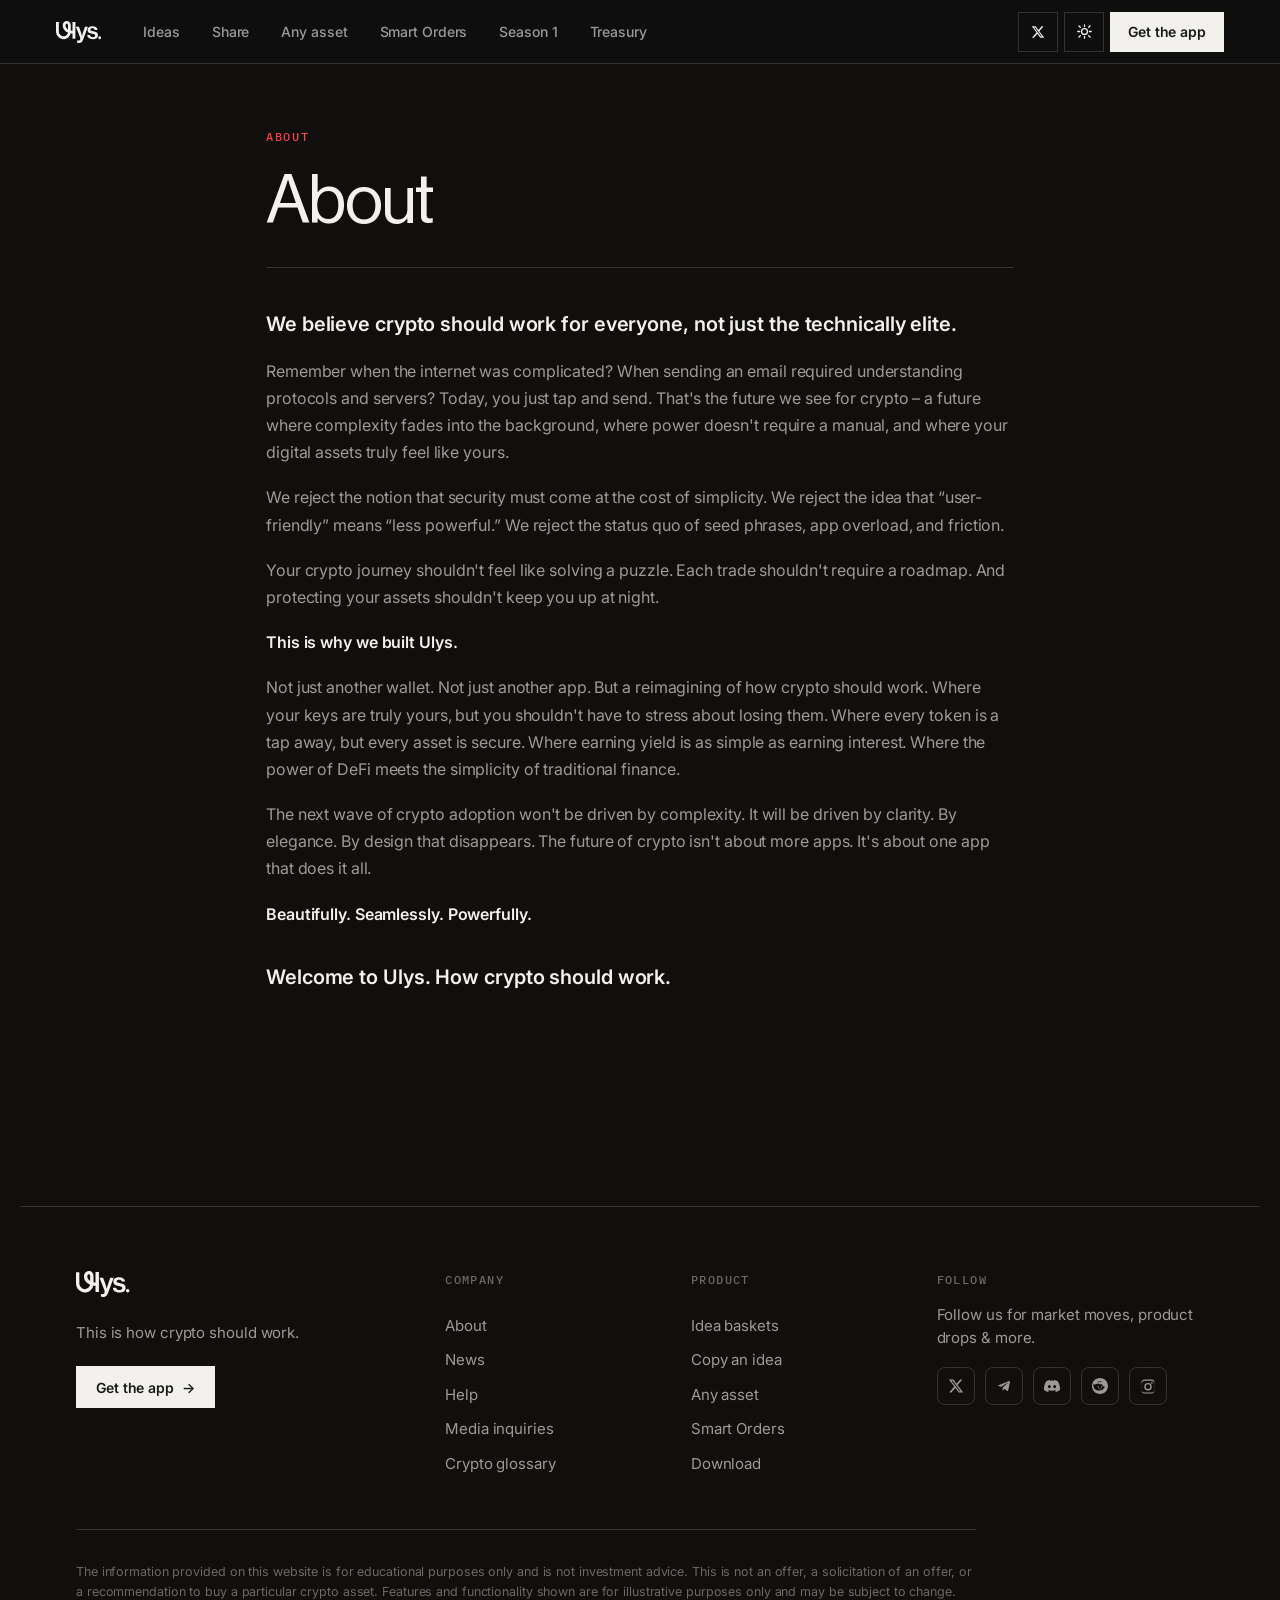
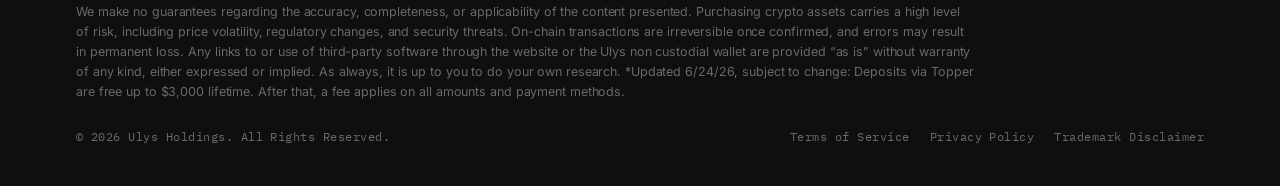
<file: about.html>
<!DOCTYPE html>
<html lang="en">
<head>
  <meta charset="UTF-8" />
  <meta name="viewport" content="width=device-width, initial-scale=1.0" />
  <title>About | Ulys</title>
  <meta name="description" content="The future of crypto is simple. Why we built Ulys." />
  <link rel="preconnect" href="https://fonts.googleapis.com" />
  <link rel="preconnect" href="https://fonts.gstatic.com" crossorigin />
  <link href="https://fonts.googleapis.com/css2?family=Archivo:wght;500;600;700;800;900&family=IBM+Plex+Mono:wght;500;600&family=Inter:wght;400;500;600;700&display=swap" rel="stylesheet" />
  <link rel="stylesheet" href="styles.css?v=40" />
  <script>(function(){try{if(localStorage.getItem("ulys-theme")!=="light")document.documentElement.setAttribute("data-theme","dark");}catch(e){}})();</script>
</head>
<body>
  <div class="bg-cosmos" aria-hidden="true"><div class="stars stars-1"></div><div class="stars stars-2"></div><div class="vignette"></div></div>
  <div id="site-nav"></div>
  <main class="page">
    <div class="page-header">
      <p class="eyebrow">About</p>
      <h1>About</h1>
      
    </div>
    <div class="doc">
<p class="lead"><strong>We believe crypto should work for everyone, not just the technically elite.</strong></p><p>Remember when the internet was complicated? 
When sending an email required understanding protocols and servers? 
Today, you just tap and send. That&#x27;s the future we see for crypto – a future where complexity fades into the background, where power doesn&#x27;t require a manual, and where your digital assets truly feel like yours.</p><p>We reject the notion that security must come at the cost of simplicity. 
We reject the idea that “user-friendly” means “less powerful.” 
We reject the status quo of seed phrases, app overload, and friction.</p><p>Your crypto journey shouldn&#x27;t feel like solving a puzzle. 
Each trade shouldn&#x27;t require a roadmap. 
And protecting your assets shouldn&#x27;t keep you up at night.</p><p><strong>This is why we built Ulys.</strong></p><p>Not just another wallet. Not just another app. But a reimagining of how crypto should work. Where your keys are truly yours, but you shouldn&#x27;t have to stress about losing them. Where every token is a tap away, but every asset is secure. Where earning yield is as simple as earning interest. Where the power of DeFi meets the simplicity of traditional finance.</p><p>The next wave of crypto adoption won&#x27;t be driven by complexity. 
It will be driven by clarity. By elegance. By design that disappears.
The future of crypto isn&#x27;t about more apps. It&#x27;s about one app that does it all. </p><p><strong>Beautifully. Seamlessly. Powerfully.</strong></p><h3>Welcome to Ulys. How crypto should work.</h3><h2>
    </div>
  </main>
  <div id="site-footer"></div>
  <script src="partials.js?v=40"></script>
  <script src="app.js?v=38"></script>
</body>
</html>
</file>
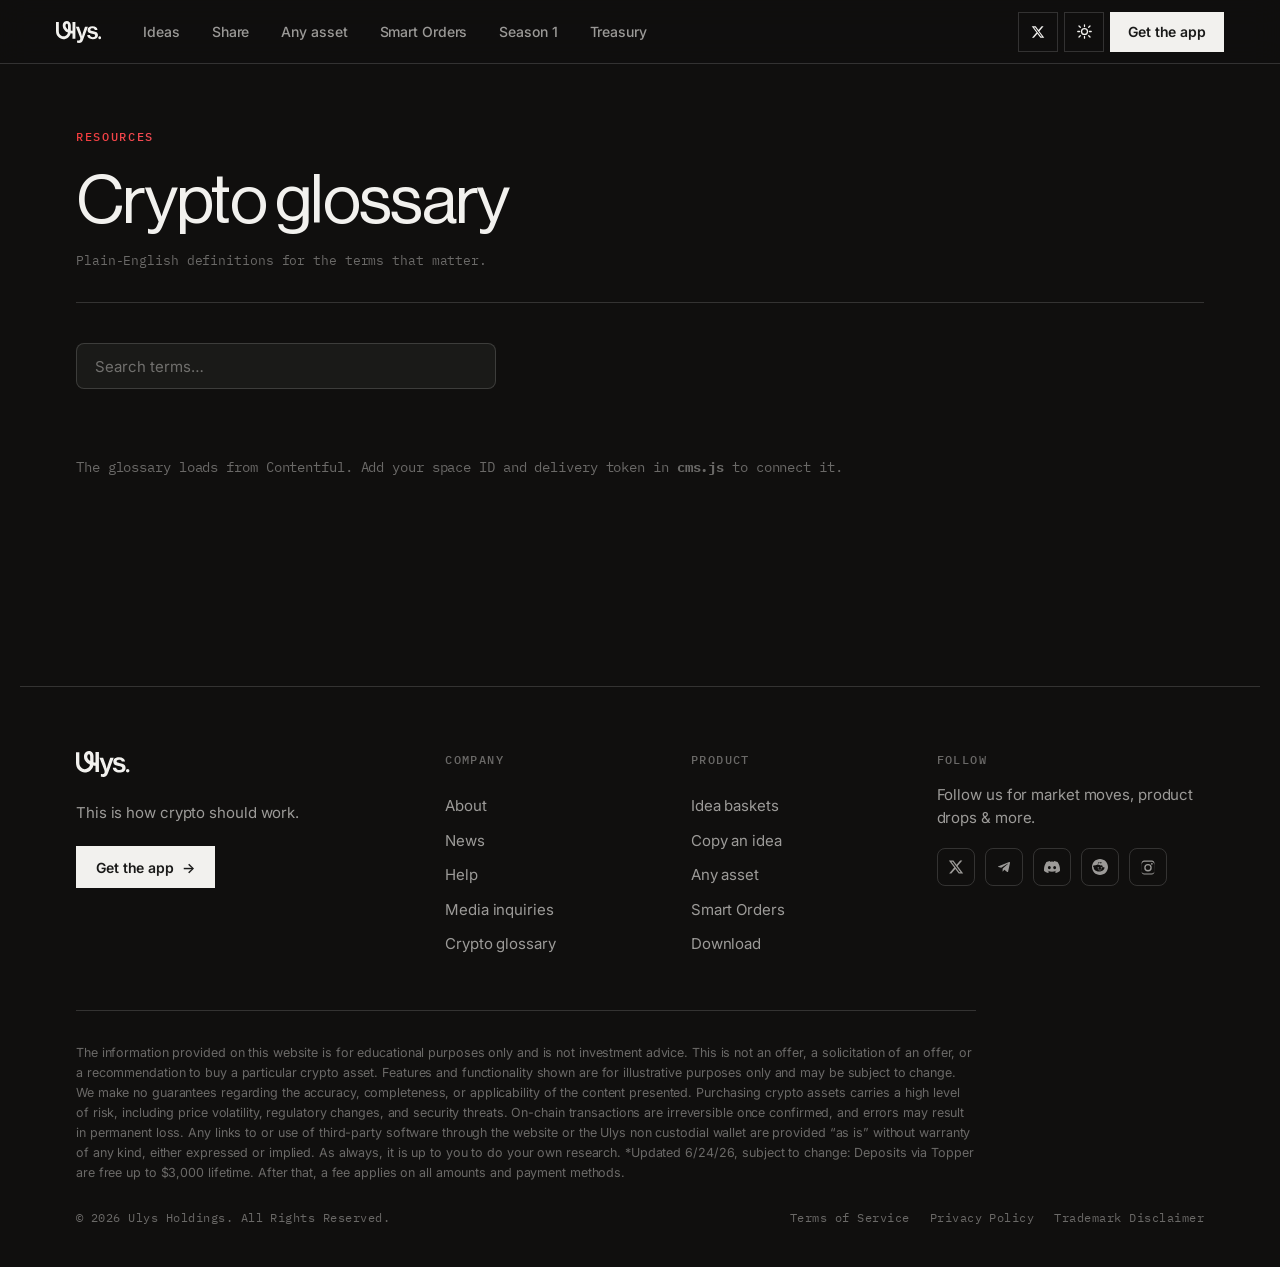
<file: crypto-glossary.html>
<!DOCTYPE html>
<html lang="en">
<head>
  <meta charset="UTF-8" />
  <meta name="viewport" content="width=device-width, initial-scale=1.0" />
  <title>Crypto Glossary | Ulys</title>
  <meta name="description" content="Plain-English definitions for the crypto terms that matter — from the Ulys glossary." />
  <link rel="preconnect" href="https://fonts.googleapis.com" />
  <link rel="preconnect" href="https://fonts.gstatic.com" crossorigin />
  <link href="https://fonts.googleapis.com/css2?family=Archivo:wght;500;600;700;800;900&family=IBM+Plex+Mono:wght;500;600&family=Inter:wght;400;500;600;700&display=swap" rel="stylesheet" />
  <link rel="stylesheet" href="styles.css?v=40" />
  <script>(function(){try{if(localStorage.getItem("ulys-theme")!=="light")document.documentElement.setAttribute("data-theme","dark");}catch(e){}})();</script>
</head>
<body>
  <div class="bg-cosmos" aria-hidden="true"><div class="stars stars-1"></div><div class="stars stars-2"></div><div class="vignette"></div></div>
  <div id="site-nav"></div>
  <main class="page page-wide">
    <div class="page-header">
      <p class="eyebrow">Resources</p>
      <h1>Crypto glossary</h1>
      <p class="page-meta">Plain-English definitions for the terms that matter.</p>
    </div>
    <div class="glossary-tools">
      <input id="glossary-search" class="glossary-search" type="search" placeholder="Search terms…" aria-label="Search glossary" />
    </div>
    <div id="glossary-state" class="cms-state">Loading glossary…</div>
    <div id="glossary-grid" class="card-grid"></div>
  </main>
  <div id="site-footer"></div>

  <script src="partials.js?v=40"></script>
  <script src="cms.js?v=36"></script>
  <script>
    (function () {
      const grid = document.getElementById('glossary-grid');
      const state = document.getElementById('glossary-state');
      const search = document.getElementById('glossary-search');
      const cfg = window.CTF.glossary;
      let all = [];

      function card(t) {
        const f = t.fields || {};
        const title = f[cfg.fields.title];
        const desc = f[cfg.fields.description];
        const date = f[cfg.fields.date] || (t.sys && t.sys.createdAt);
        const slug = f[cfg.fields.slug];
        const href = slug ? cfg.urlBase + slug : null;
        const tag = href ? 'a' : 'div';
        const attrs = href ? ` href="${window.esc(href)}" target="_blank" rel="noreferrer"` : '';
        return `<${tag} class="term-card"${attrs}>` +
          (date ? `<span class="term-date">${window.esc(window.fmtDate(date))}</span>` : '') +
          `<h3>${window.esc(title)}</h3>` +
          `<p>${window.esc(desc)}</p>` +
          (href ? `<span class="term-more">Read more →</span>` : '') +
          `</${tag}>`;
      }

      function render(list) {
        grid.innerHTML = list.map(card).join('');
        state.style.display = list.length ? 'none' : 'block';
        if (!list.length) state.textContent = 'No terms match your search.';
      }

      search.addEventListener('input', () => {
        const q = search.value.trim().toLowerCase();
        if (!q) return render(all);
        render(all.filter((t) => {
          const f = t.fields || {};
          return ((f[cfg.fields.title] || '') + ' ' + (f[cfg.fields.description] || '')).toLowerCase().includes(q);
        }));
      });

      async function load() {
        if (!window.cmsConfigured()) {
          state.className = 'cms-state';
          state.innerHTML = 'The glossary loads from Contentful. Add your space ID and delivery token in <strong>cms.js</strong> to connect it.';
          return;
        }
        try {
          all = await window.cmsFetchAll(cfg.contentType);
          all.sort((a, b) => new Date(b.fields[cfg.fields.date] || b.sys.createdAt) - new Date(a.fields[cfg.fields.date] || a.sys.createdAt));
          render(all);
        } catch (e) {
          state.className = 'cms-state error';
          state.textContent = 'Could not load the glossary right now. Please try again later.';
        }
      }
      load();
    })();
  </script>
</body>
</html>
</file>
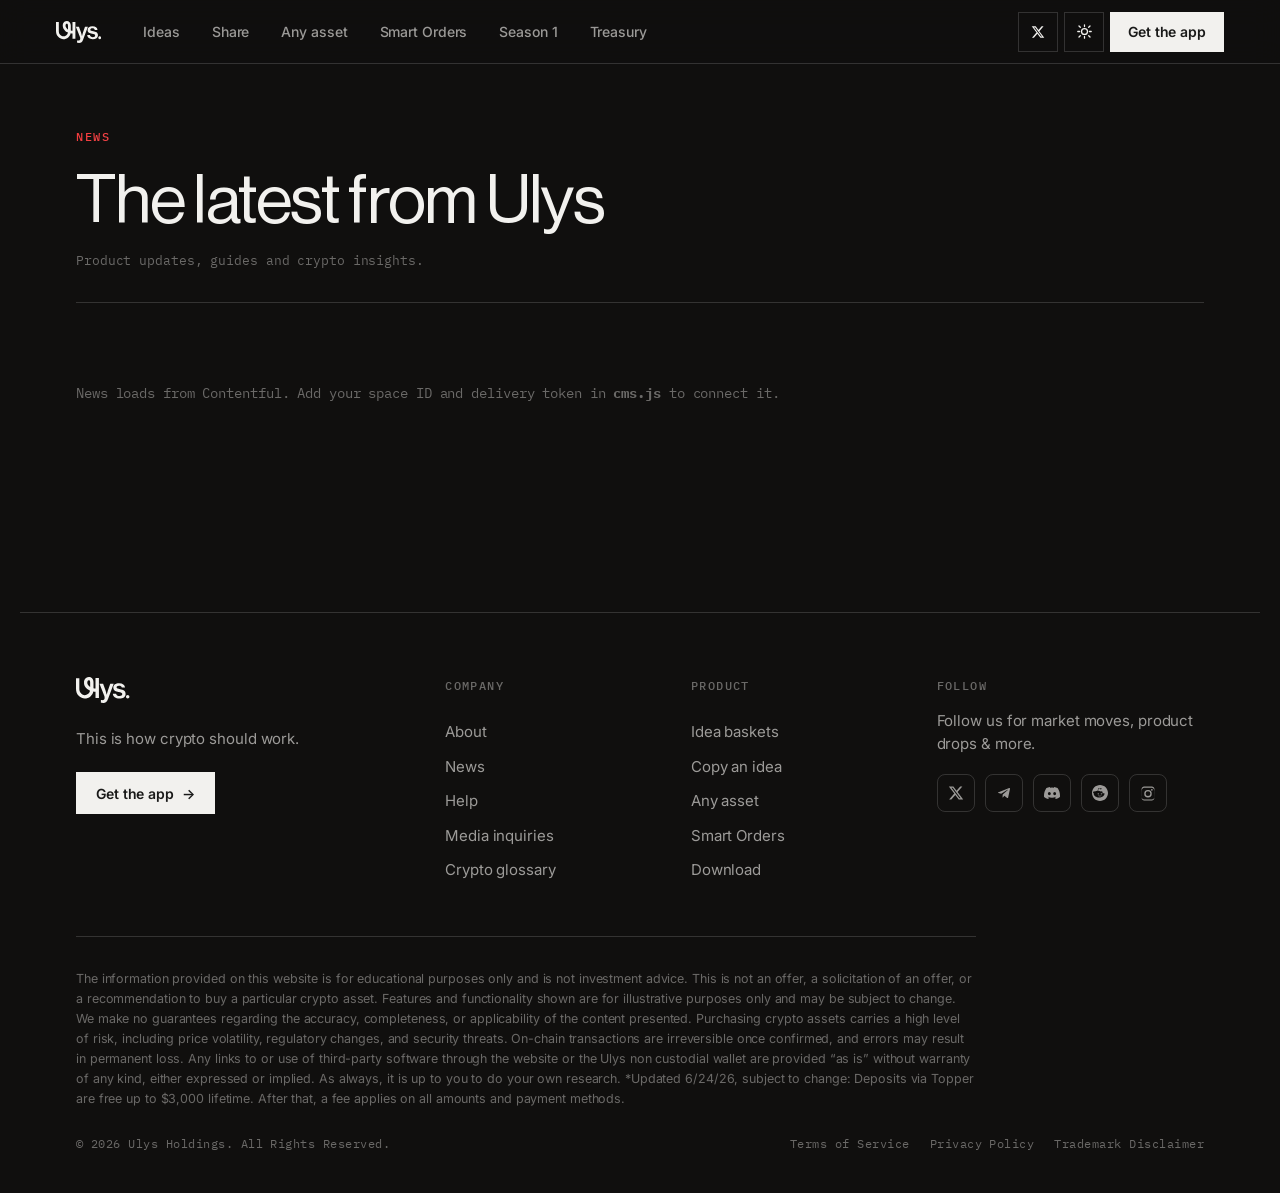
<file: news.html>
<!DOCTYPE html>
<html lang="en">
<head>
  <meta charset="UTF-8" />
  <meta name="viewport" content="width=device-width, initial-scale=1.0" />
  <title>News | Ulys</title>
  <meta name="description" content="The latest from Ulys — product updates, guides and crypto insights." />
  <link rel="preconnect" href="https://fonts.googleapis.com" />
  <link rel="preconnect" href="https://fonts.gstatic.com" crossorigin />
  <link href="https://fonts.googleapis.com/css2?family=Archivo:wght;500;600;700;800;900&family=IBM+Plex+Mono:wght;500;600&family=Inter:wght;400;500;600;700&display=swap" rel="stylesheet" />
  <link rel="stylesheet" href="styles.css?v=40" />
  <script>(function(){try{if(localStorage.getItem("ulys-theme")!=="light")document.documentElement.setAttribute("data-theme","dark");}catch(e){}})();</script>
</head>
<body>
  <div class="bg-cosmos" aria-hidden="true"><div class="stars stars-1"></div><div class="stars stars-2"></div><div class="vignette"></div></div>
  <div id="site-nav"></div>
  <main class="page page-wide">
    <div class="page-header">
      <p class="eyebrow">News</p>
      <h1>The latest from Ulys</h1>
      <p class="page-meta">Product updates, guides and crypto insights.</p>
    </div>
    <div id="news-state" class="cms-state">Loading news…</div>
    <div id="news-grid" class="card-grid"></div>
  </main>
  <div id="site-footer"></div>

  <script src="partials.js?v=40"></script>
  <script src="cms.js?v=36"></script>
  <script>
    (function () {
      const grid = document.getElementById('news-grid');
      const state = document.getElementById('news-state');
      const cfg = window.CTF.news;

      function card(t) {
        const f = t.fields || {};
        const title = f[cfg.fields.title];
        const excerpt = f[cfg.fields.excerpt];
        const date = f[cfg.fields.date] || (t.sys && t.sys.createdAt);
        const slug = f[cfg.fields.slug];
        const href = slug ? cfg.urlBase + slug : null;
        const tag = href ? 'a' : 'div';
        const attrs = href ? ` href="${window.esc(href)}" target="_blank" rel="noreferrer"` : '';
        return `<${tag} class="term-card"${attrs}>` +
          (date ? `<span class="term-date">${window.esc(window.fmtDate(date))}</span>` : '') +
          `<h3>${window.esc(title)}</h3>` +
          (excerpt ? `<p>${window.esc(excerpt)}</p>` : '') +
          (href ? `<span class="term-more">Read more →</span>` : '') +
          `</${tag}>`;
      }

      async function load() {
        if (!window.cmsConfigured()) {
          state.className = 'cms-state';
          state.innerHTML = 'News loads from Contentful. Add your space ID and delivery token in <strong>cms.js</strong> to connect it.';
          return;
        }
        try {
          const items = await window.cmsFetchAll(cfg.contentType);
          items.sort((a, b) => new Date(b.fields[cfg.fields.date] || b.sys.createdAt) - new Date(a.fields[cfg.fields.date] || a.sys.createdAt));
          grid.innerHTML = items.map(card).join('');
          state.style.display = items.length ? 'none' : 'block';
          if (!items.length) state.textContent = 'No articles yet — check back soon.';
        } catch (e) {
          state.className = 'cms-state error';
          state.textContent = 'Could not load news right now. Please try again later.';
        }
      }
      load();
    })();
  </script>
</body>
</html>
</file>
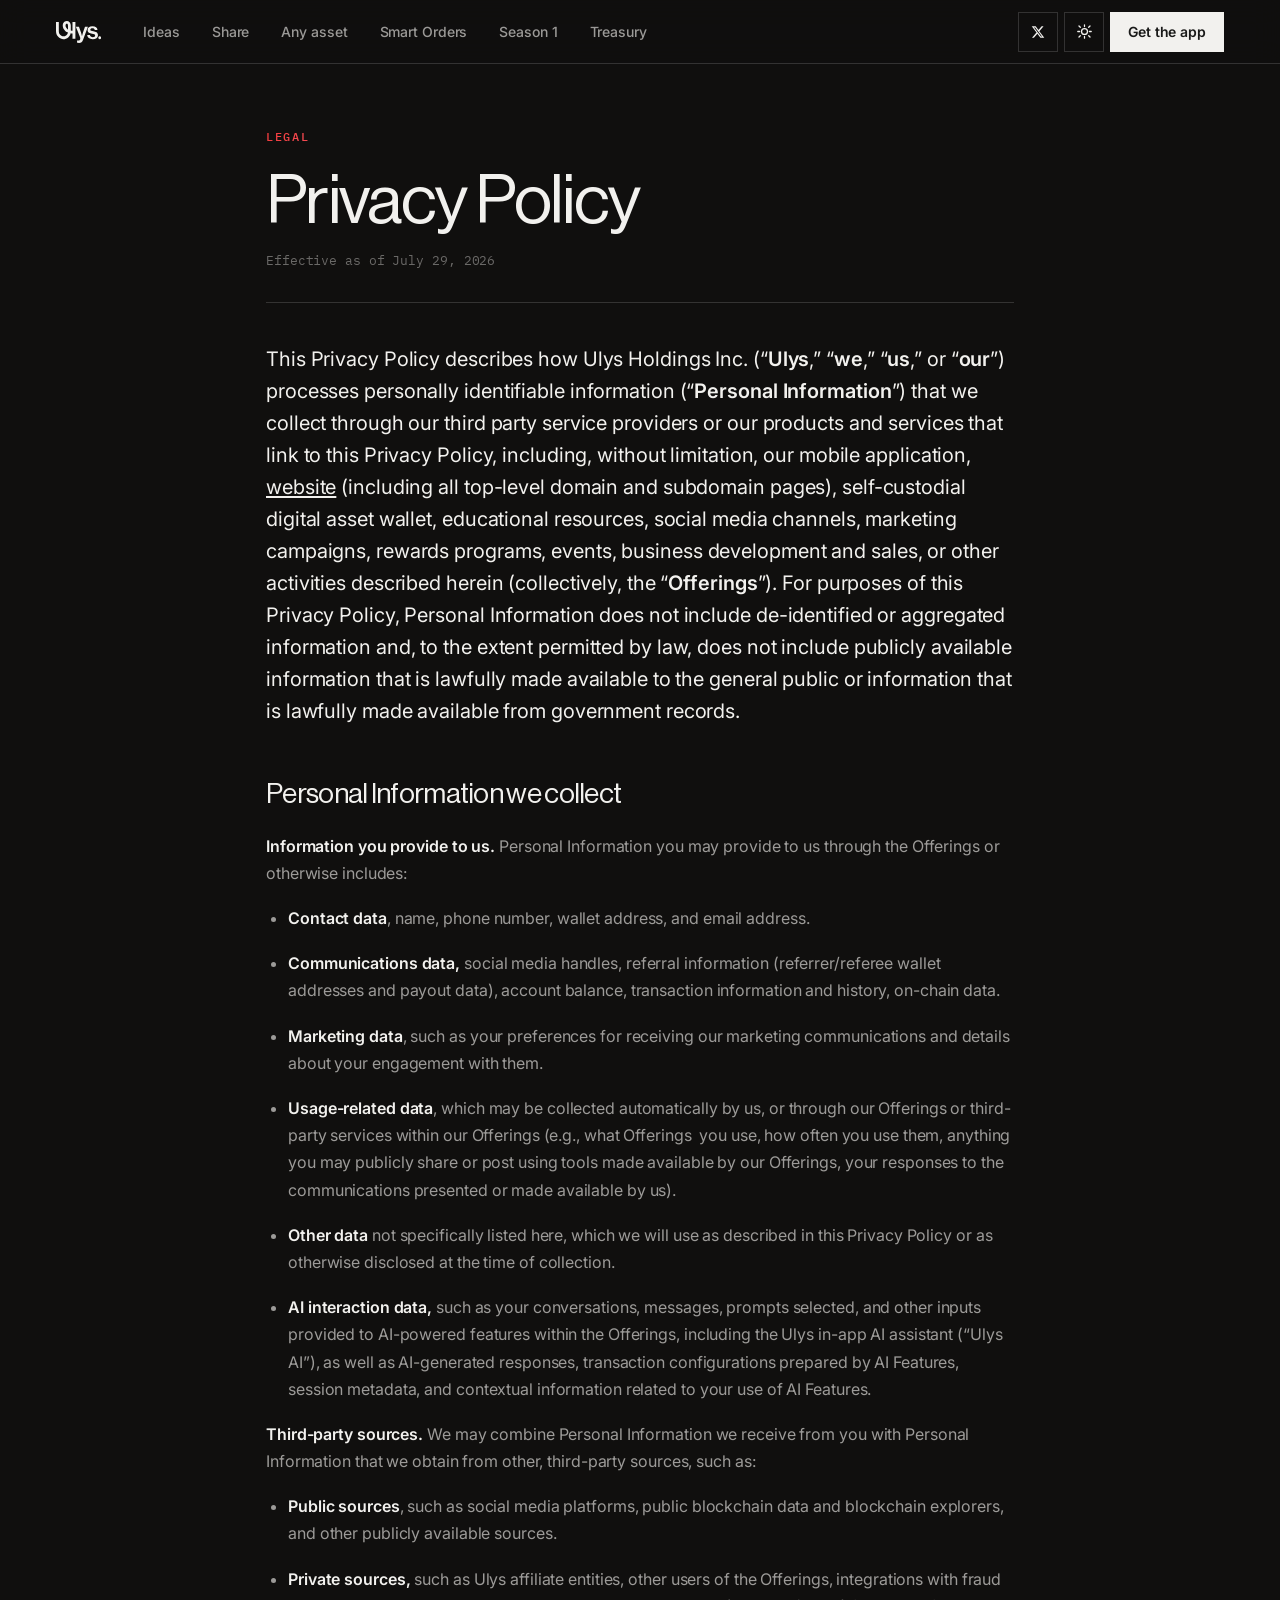
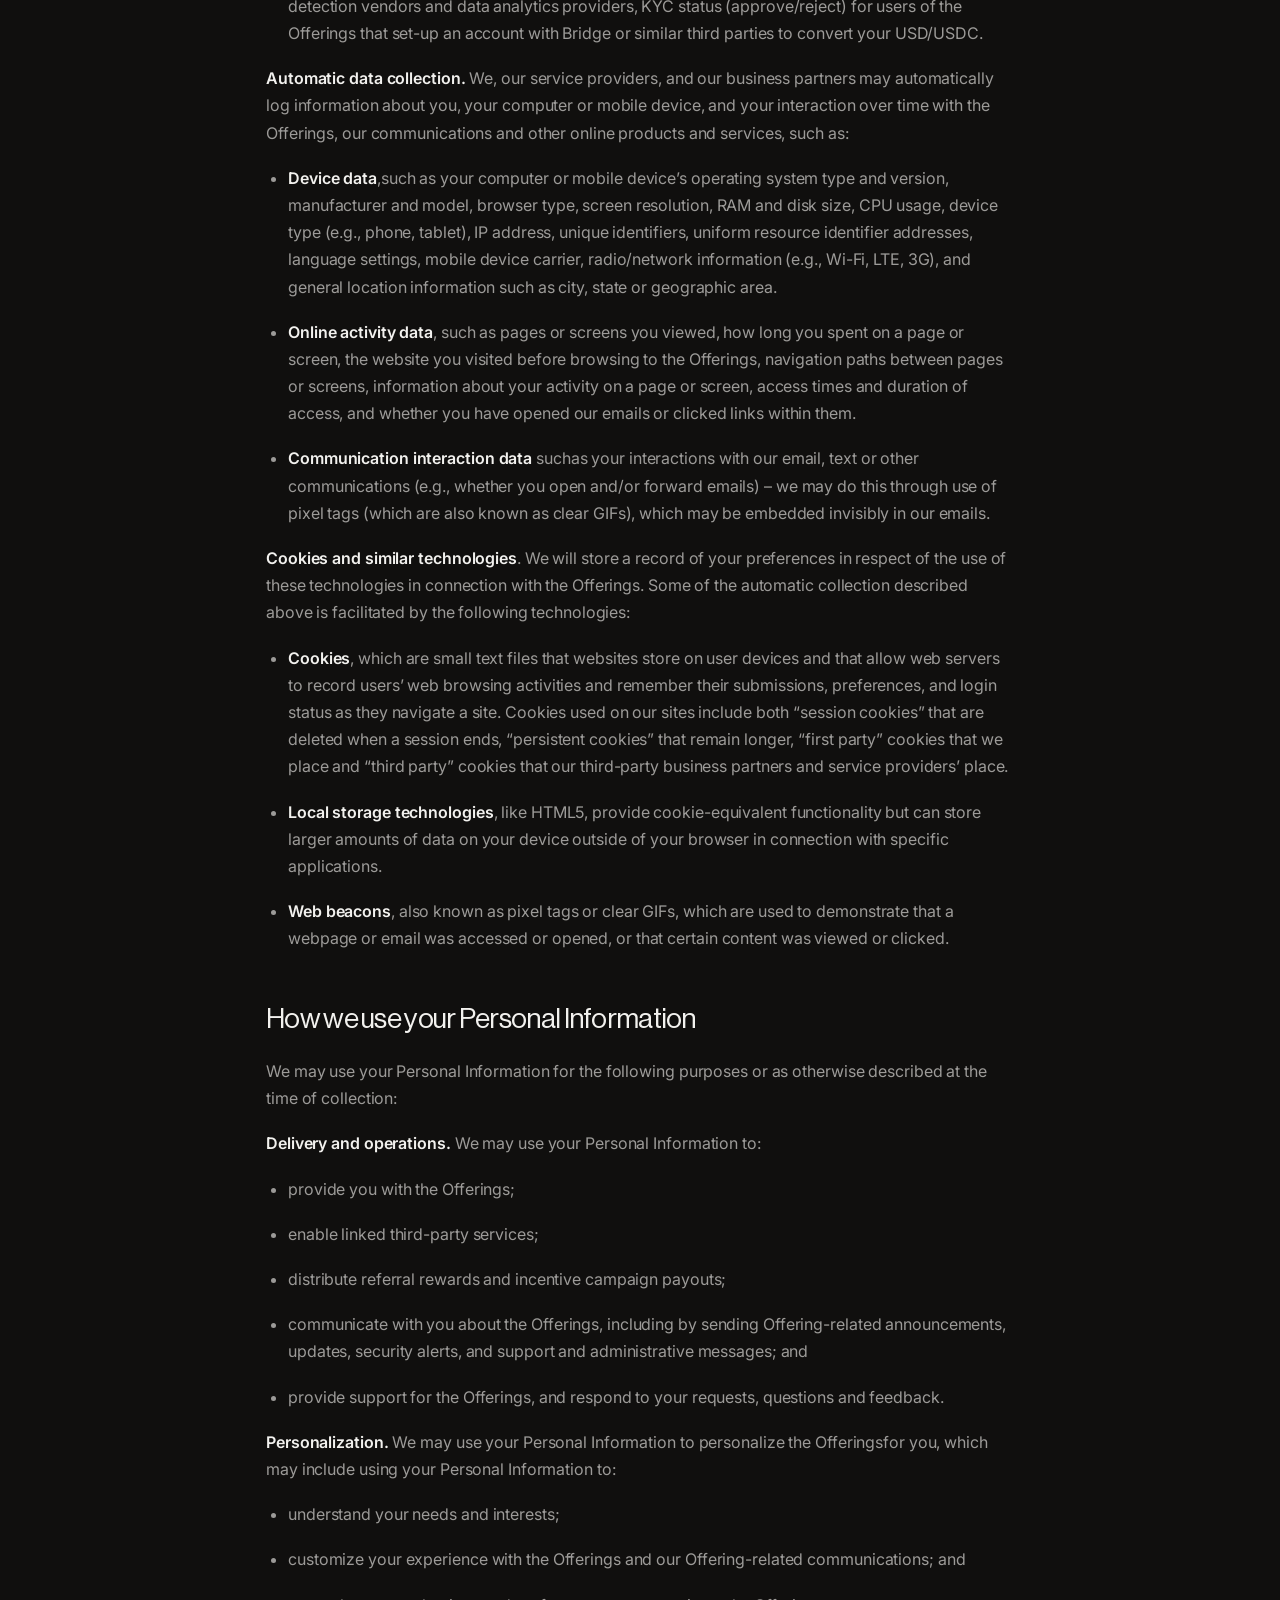
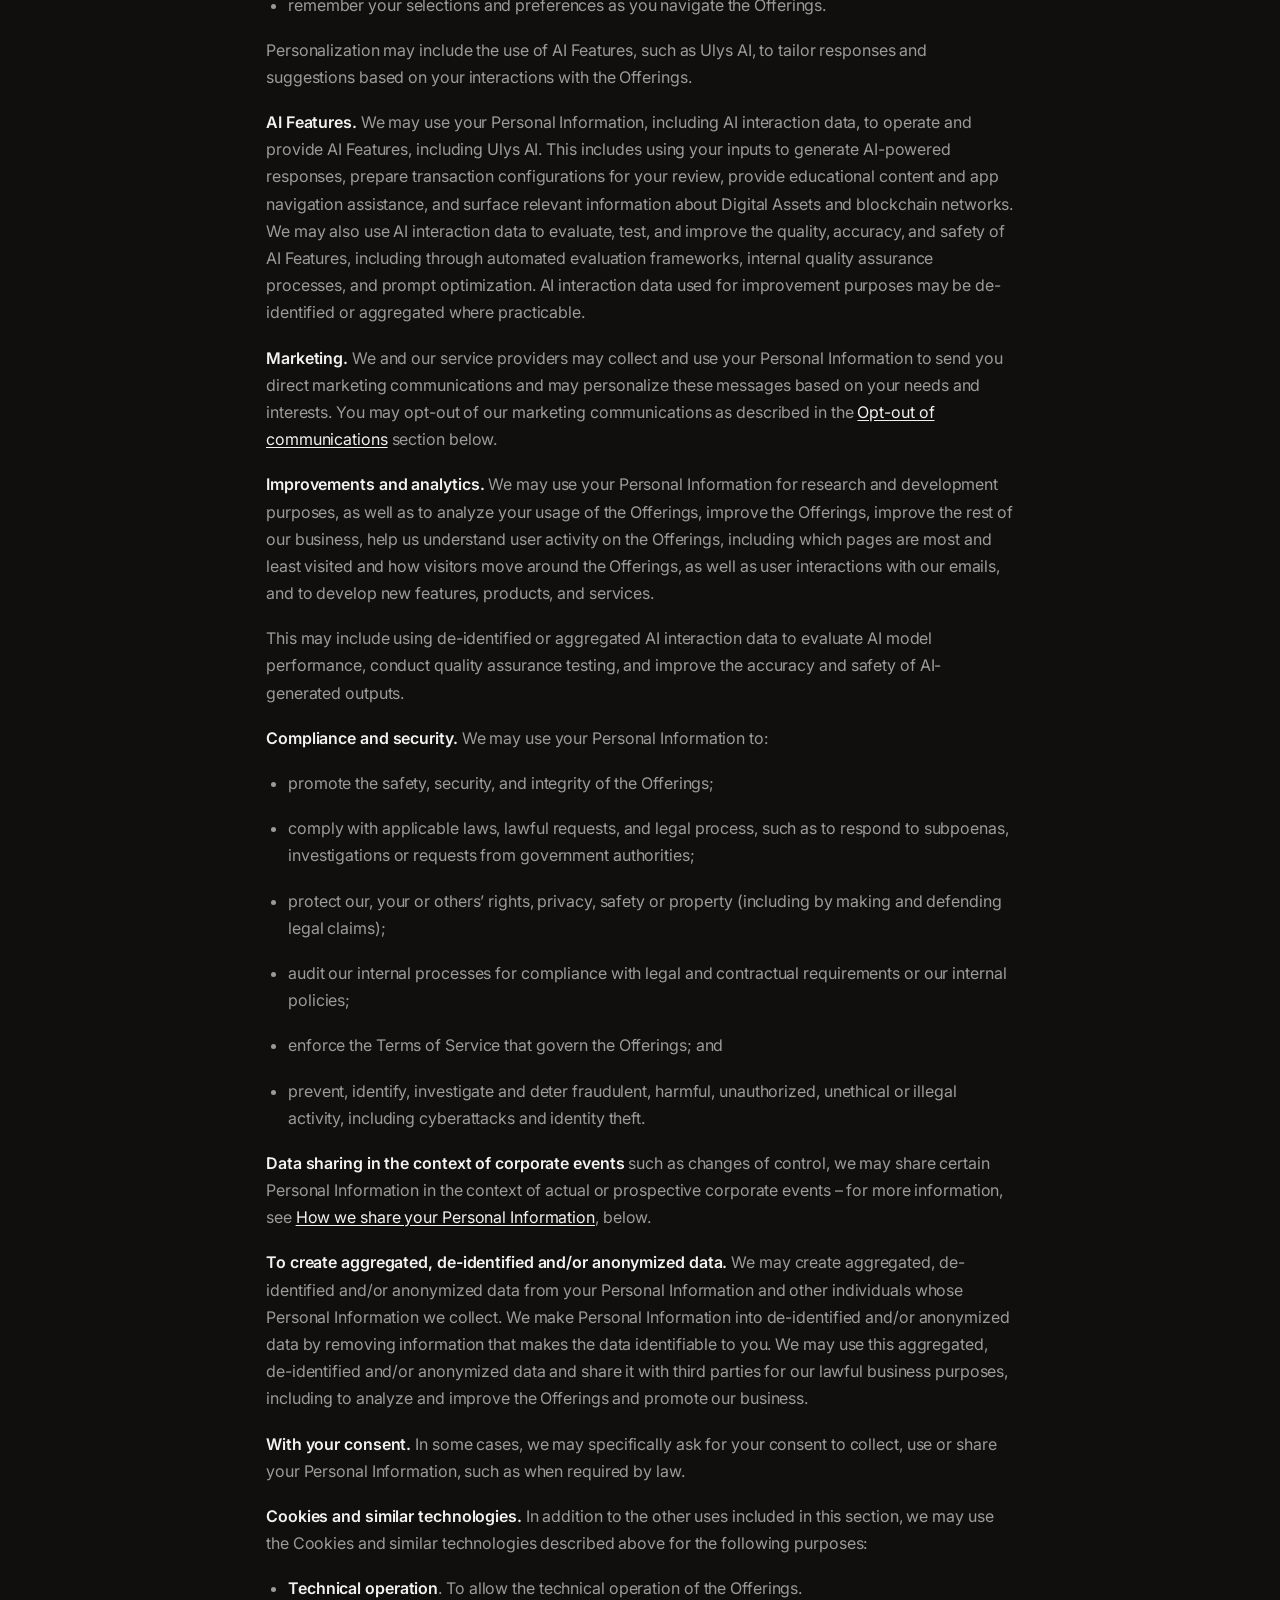
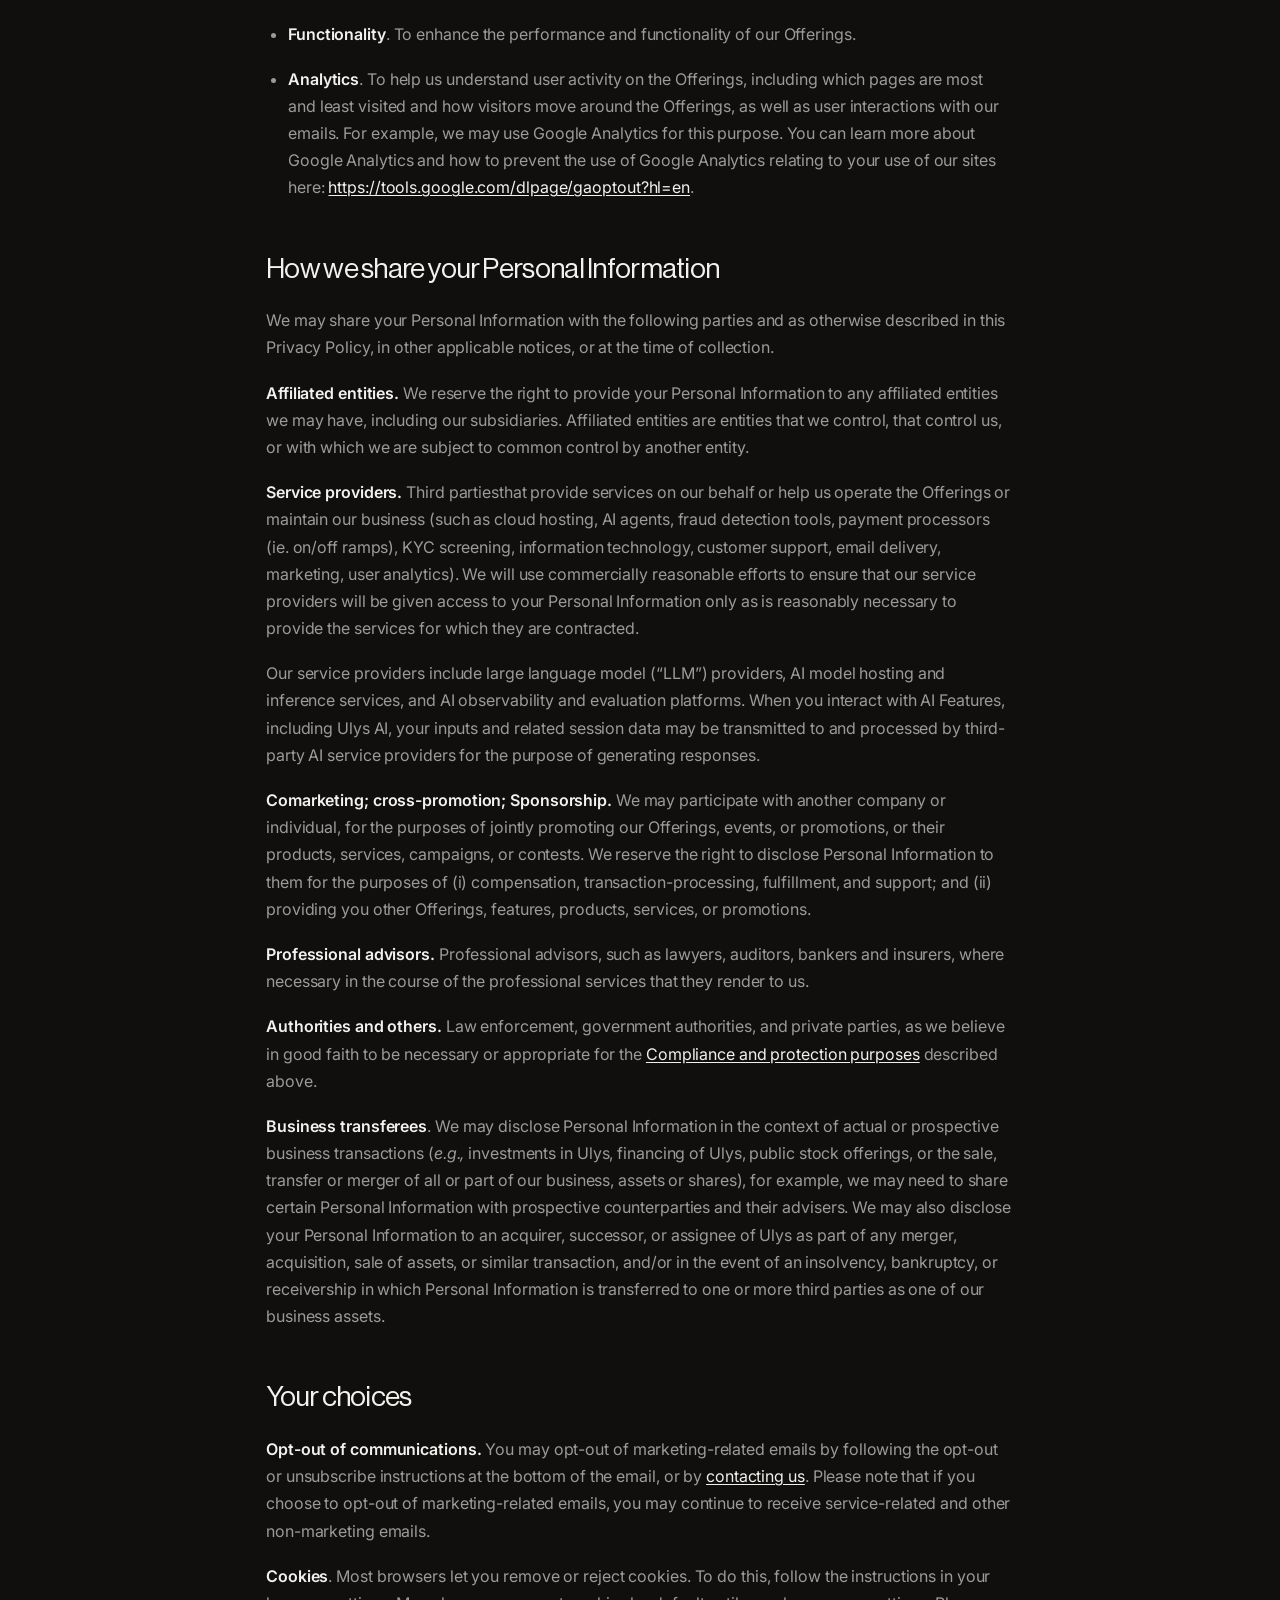
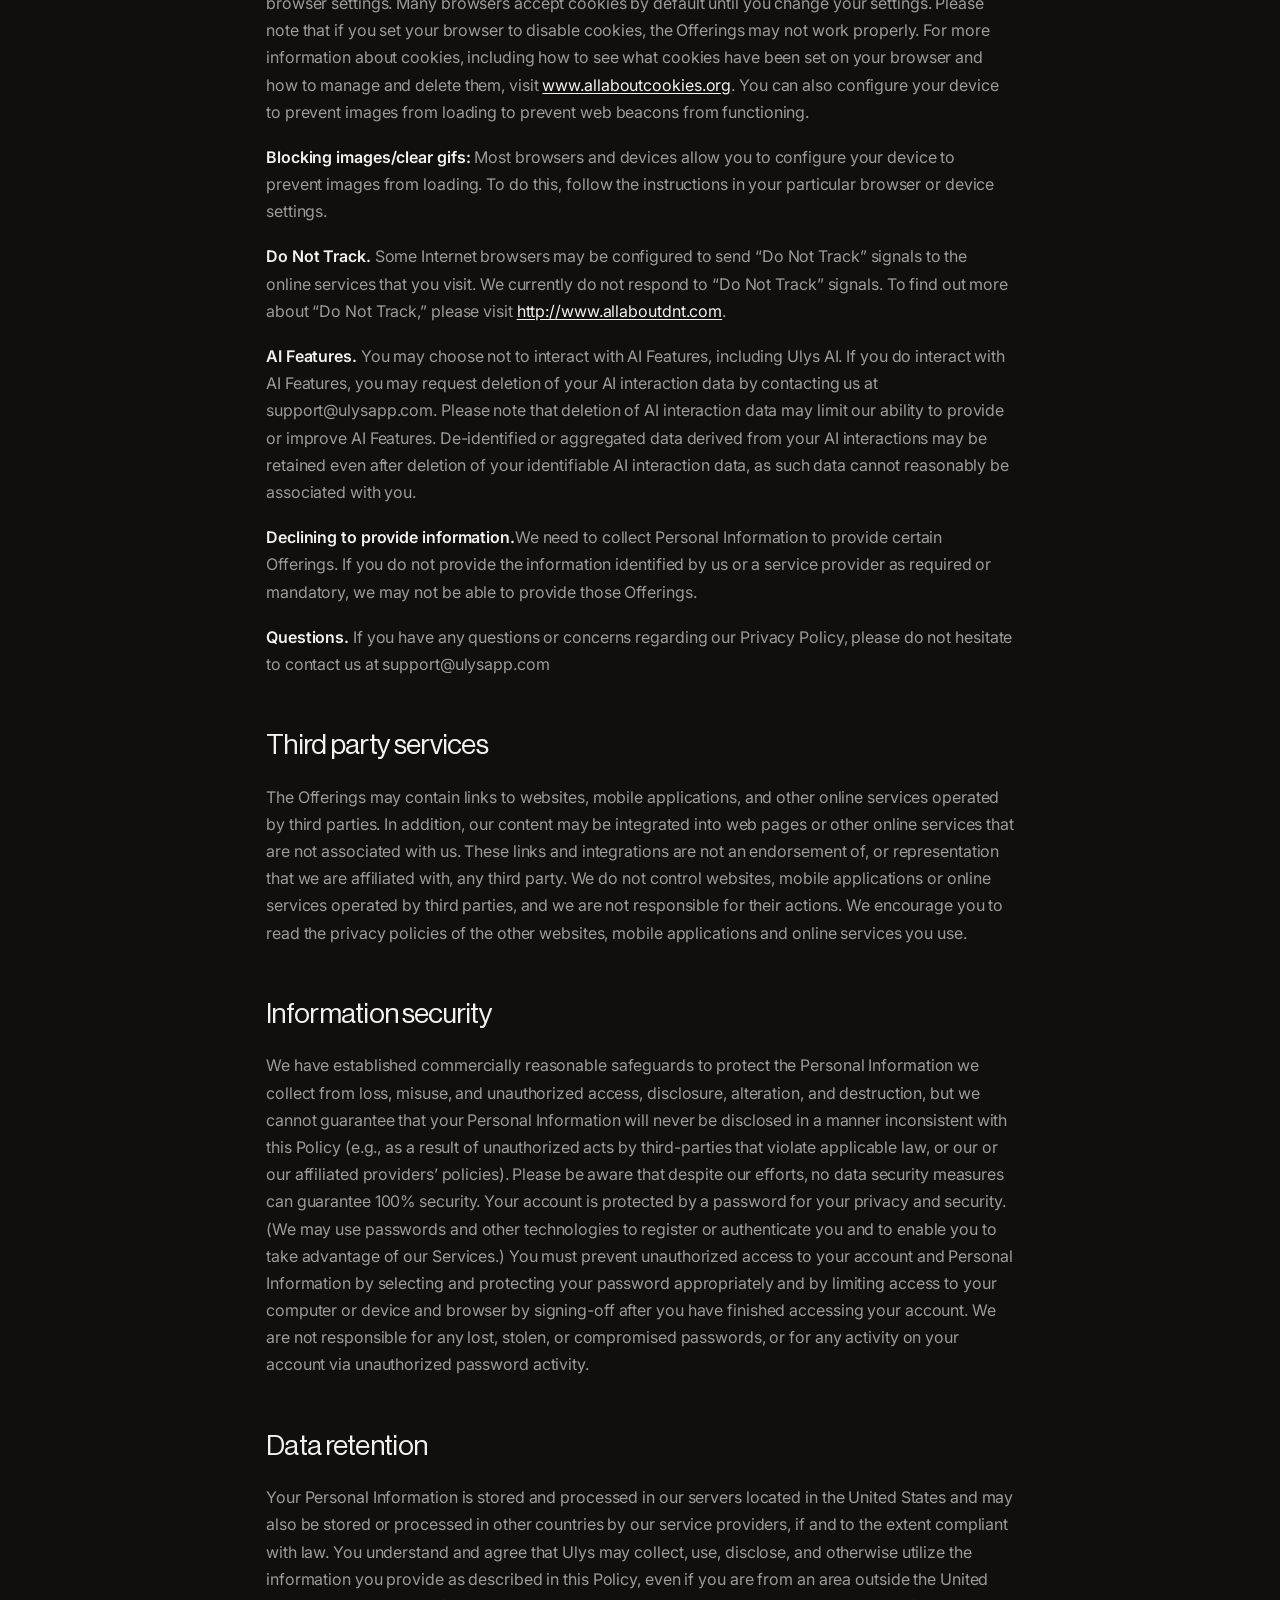
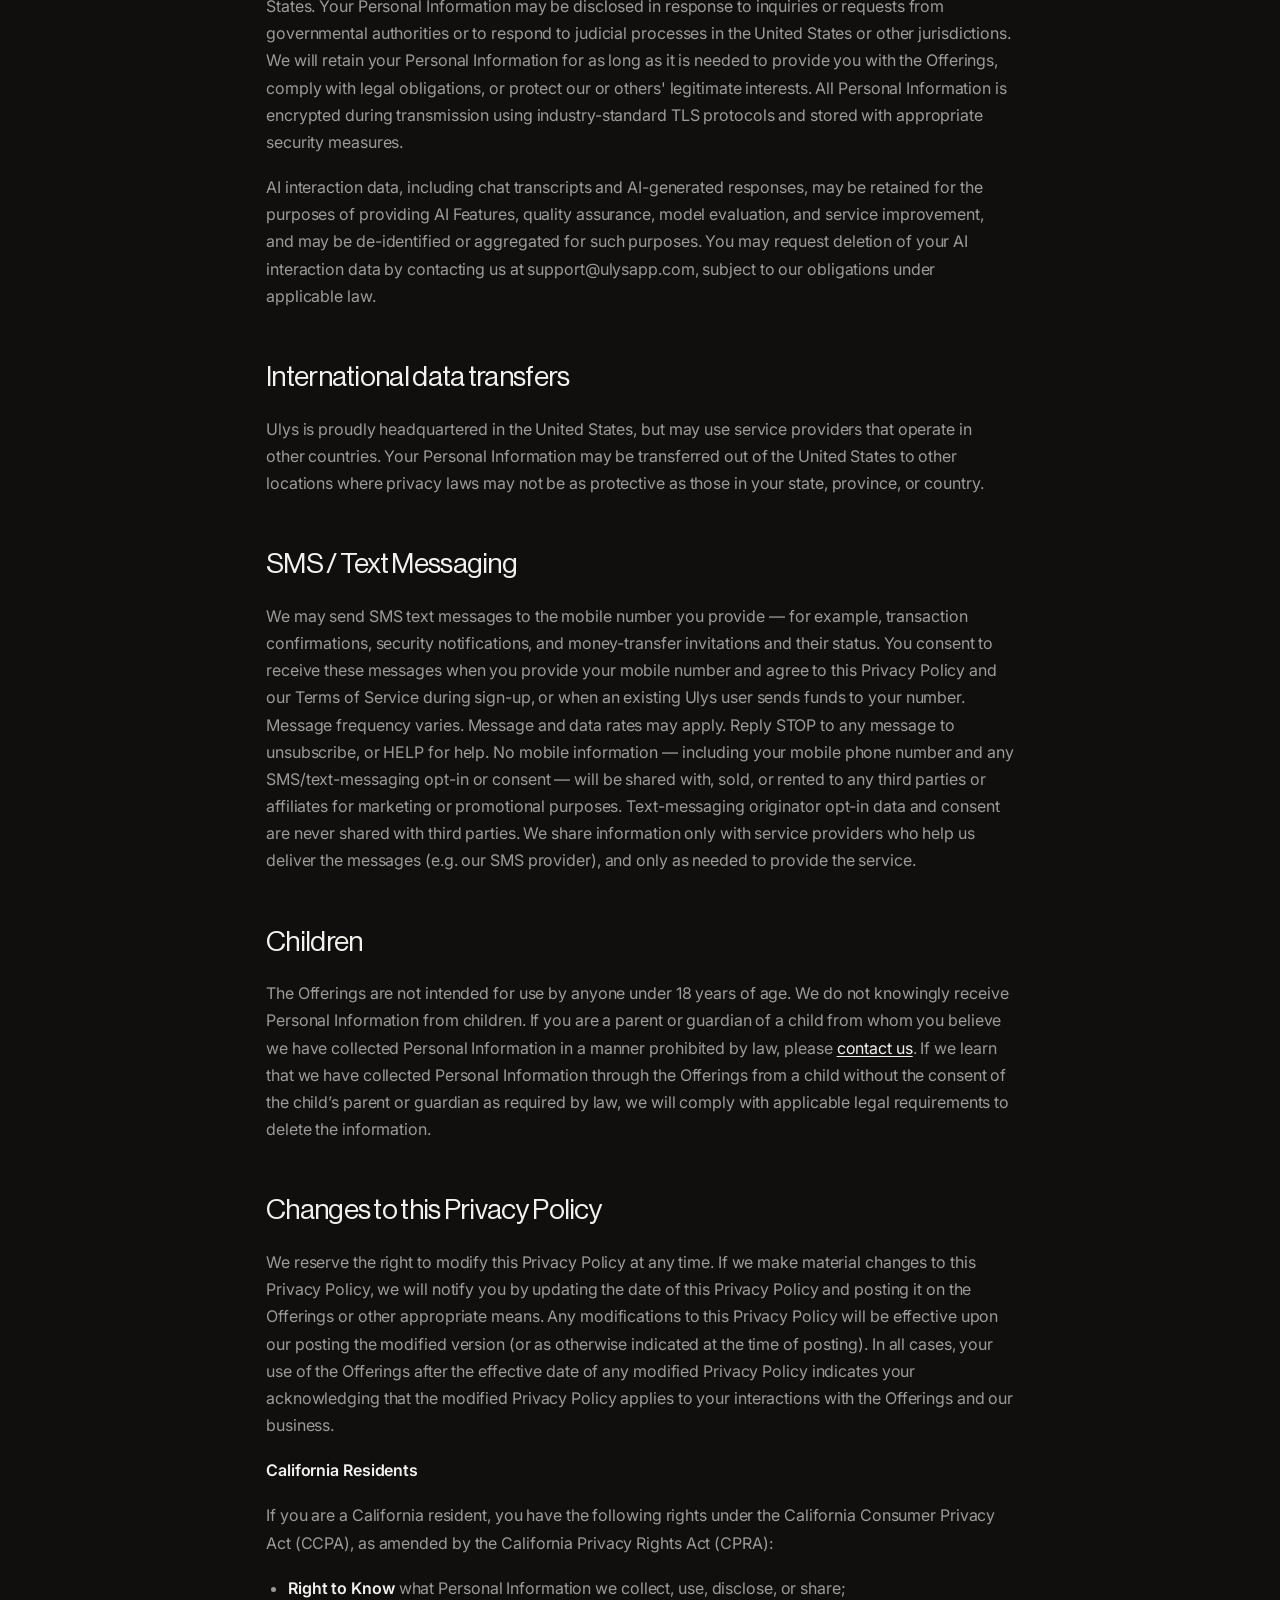
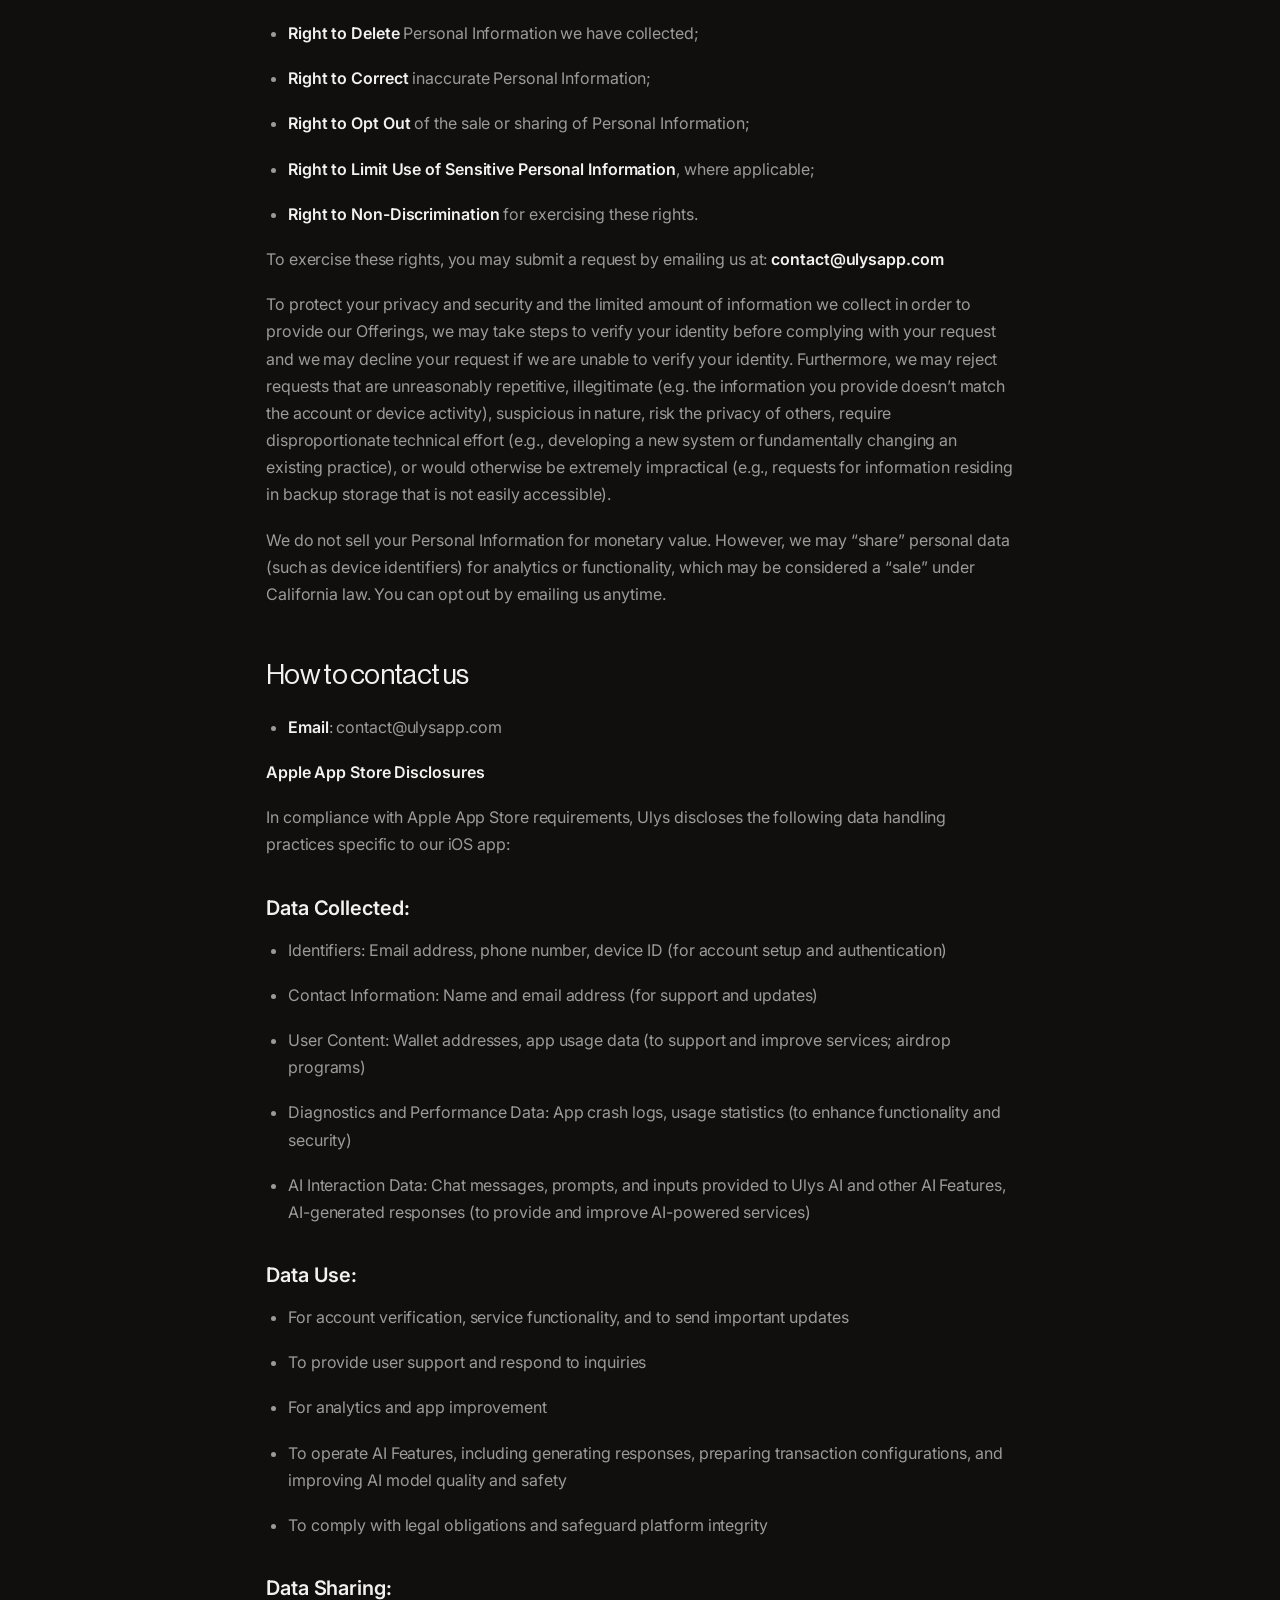
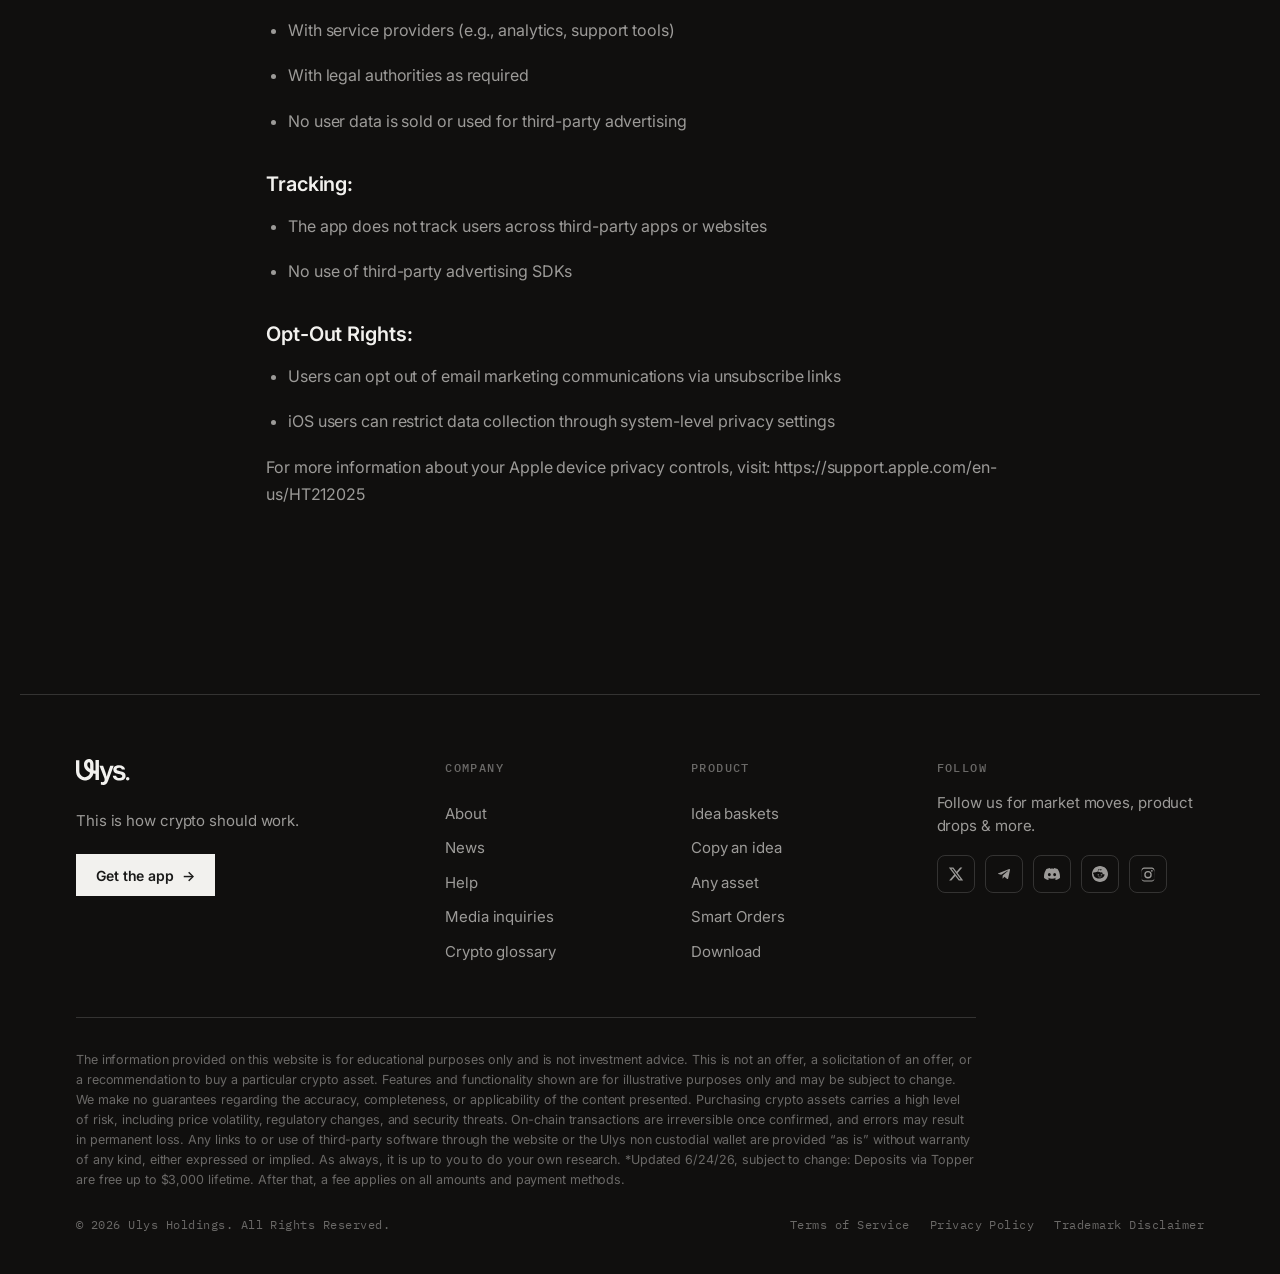
<file: privacy-policy.html>
<!DOCTYPE html>
<html lang="en">
<head>
  <meta charset="UTF-8" />
  <meta name="viewport" content="width=device-width, initial-scale=1.0" />
  <title>Privacy Policy | Ulys</title>
  <meta name="description" content="Ulys Privacy Policy." />
  <link rel="preconnect" href="https://fonts.googleapis.com" />
  <link rel="preconnect" href="https://fonts.gstatic.com" crossorigin />
  <link href="https://fonts.googleapis.com/css2?family=Archivo:wght;500;600;700;800;900&family=IBM+Plex+Mono:wght;500;600&family=Inter:wght;400;500;600;700&display=swap" rel="stylesheet" />
  <link rel="stylesheet" href="styles.css?v=40" />
  <script>(function(){try{if(localStorage.getItem("ulys-theme")!=="light")document.documentElement.setAttribute("data-theme","dark");}catch(e){}})();</script>
</head>
<body>
  <div class="bg-cosmos" aria-hidden="true"><div class="stars stars-1"></div><div class="stars stars-2"></div><div class="vignette"></div></div>
  <div id="site-nav"></div>
  <main class="page">
    <div class="page-header">
      <p class="eyebrow">Legal</p>
      <h1>Privacy Policy</h1>
      <p class="page-meta">Effective as of July 29, 2026</p>
    </div>
    <div class="doc">
<p class="lead">This Privacy Policy describes how Ulys Holdings Inc. (“<strong>Ulys</strong>,” “<strong>we</strong>,” “<strong>us</strong>,” or “<strong>our</strong>”) processes personally identifiable information (“<strong>Personal Information</strong>”) that we collect through our third party service providers or our products and services that link to this Privacy Policy, including, without limitation, our mobile application, <a>website</a> (including all top-level domain and subdomain pages), self-custodial digital asset wallet, educational resources, social media channels, marketing campaigns, rewards programs, events, business development and sales, or other activities described herein (collectively, the “<strong>Offerings</strong>”). For purposes of this Privacy Policy, Personal Information does not include de-identified or aggregated information and, to the extent permitted by law, does not include publicly available information that is lawfully made available to the general public or information that is lawfully made available from government records.</p><h2><strong>Personal Information we collect</strong></h2><p><strong>Information you provide to us. </strong>Personal Information you may provide to us through the Offerings or otherwise includes:</p><ul><li><p><strong>Contact data</strong>, name, phone number, wallet address, and email address.</p></li><li><p><strong>Communications data, </strong>social media handles, referral information (referrer/referee wallet addresses and payout data), account balance, transaction information and history, on-chain data. </p></li><li><p><strong>Marketing data</strong>, such as your preferences for receiving our marketing communications and details about your engagement with them.</p></li><li><p><strong>Usage-related data</strong>, which may be collected automatically by us, or through our Offerings or third-party services within our Offerings (e.g., what Offerings  you use, how often you use them, anything you may publicly share or post using tools made available by our Offerings, your responses to the communications presented or made available by us).</p></li><li><p><strong>Other data </strong>not specifically listed here, which we will use as described in this Privacy Policy or as otherwise disclosed at the time of collection.</p></li><li><p><strong>AI interaction data, </strong>such as your conversations, messages, prompts selected, and other inputs provided to AI-powered features within the Offerings, including the Ulys in-app AI assistant (“Ulys AI”), as well as AI-generated responses, transaction configurations prepared by AI Features, session metadata, and contextual information related to your use of AI Features.</p></li></ul><p><strong>Third-party sources. </strong>We may combine Personal Information we receive from you with Personal Information that we obtain from other, third-party sources, such as:</p><ul><li><p><strong>Public sources</strong>, such as social media platforms, public blockchain data and blockchain explorers, and other publicly available sources.</p></li><li><p><strong>Private sources, </strong>such as Ulys affiliate entities, other users of the Offerings, integrations with fraud detection vendors and data analytics providers, KYC status (approve/reject) for users of the Offerings that set-up an account with Bridge or similar third parties to convert your USD/USDC. </p></li></ul><p><strong>Automatic data collection. </strong>We, our service providers, and our business partners may automatically log information about you, your computer or mobile device, and your interaction over time with the Offerings, our communications and other online products and services, such as:</p><ul><li><p><strong>Device data</strong>,such as your computer or mobile device’s operating system type and version, manufacturer and model, browser type, screen resolution, RAM and disk size, CPU usage, device type (e.g., phone, tablet), IP address, unique identifiers, uniform resource identifier addresses, language settings, mobile device carrier, radio/network information (e.g., Wi-Fi, LTE, 3G), and general location information such as city, state or geographic area.</p></li><li><p><strong>Online activity data</strong>, such as pages or screens you viewed, how long you spent on a page or screen, the website you visited before browsing to the Offerings, navigation paths between pages or screens, information about your activity on a page or screen, access times and duration of access, and whether you have opened our emails or clicked links within them.</p></li><li><p><strong>Communication interaction data </strong>suchas your interactions with our email, text or other communications (e.g., whether you open and/or forward emails) – we may do this through use of pixel tags (which are also known as clear GIFs), which may be embedded invisibly in our emails. </p></li></ul><p><strong>Cookies and similar technologies</strong>. We will store a record of your preferences in respect of the use of these technologies in connection with the Offerings. Some of the automatic collection described above is facilitated by the following technologies:</p><ul><li><p><strong>Cookies</strong>, which are small text files that websites store on user devices and that allow web servers to record users’ web browsing activities and remember their submissions, preferences, and login status as they navigate a site. Cookies used on our sites include both “session cookies” that are deleted when a session ends, “persistent cookies” that remain longer, “first party” cookies that we place and “third party” cookies that our third-party business partners and service providers’ place. </p></li><li><p><strong>Local storage technologies</strong>, like HTML5, provide cookie-equivalent functionality but can store larger amounts of data on your device outside of your browser in connection with specific applications. </p></li><li><p><strong>Web beacons</strong>, also known as pixel tags or clear GIFs, which are used to demonstrate that a webpage or email was accessed or opened, or that certain content was viewed or clicked. </p></li></ul><h2><strong>How we use your Personal Information</strong></h2><p>We may use your Personal Information for the following purposes or as otherwise described at the time of collection:</p><p><strong>Delivery and operations. </strong>We may use your Personal Information to:</p><ul><li><p>provide you with the Offerings;</p></li><li><p>enable linked third-party services;</p></li><li><p>distribute referral rewards and incentive campaign payouts;</p></li><li><p>communicate with you about the Offerings, including by sending Offering-related announcements, updates, security alerts, and support and administrative messages; and</p></li><li><p>provide support for the Offerings, and respond to your requests, questions and feedback.</p></li></ul><p><strong>Personalization. </strong>We may use your Personal Information to personalize the Offeringsfor you, which may include using your Personal Information to:</p><ul><li><p>understand your needs and interests;</p></li><li><p>customize your experience with the Offerings and our Offering-related communications; and </p></li><li><p>remember your selections and preferences as you navigate the Offerings.</p></li></ul><p>Personalization may include the use of AI Features, such as Ulys AI, to tailor responses and suggestions based on your interactions with the Offerings.</p><p><strong>AI Features. </strong>We may use your Personal Information, including AI interaction data, to operate and provide AI Features, including Ulys AI. This includes using your inputs to generate AI-powered responses, prepare transaction configurations for your review, provide educational content and app navigation assistance, and surface relevant information about Digital Assets and blockchain networks. We may also use AI interaction data to evaluate, test, and improve the quality, accuracy, and safety of AI Features, including through automated evaluation frameworks, internal quality assurance processes, and prompt optimization. AI interaction data used for improvement purposes may be de-identified or aggregated where practicable.</p><p><strong>Marketing. </strong>We and our service providers may collect and use your Personal Information to send you direct marketing communications and may personalize these messages based on your needs and interests. You may opt-out of our marketing communications as described in the <a>Opt-out of communications</a> section below.</p><p><strong>Improvements and analytics. </strong>We may use your Personal Information for research and development purposes, as well as to analyze your usage of the Offerings, improve the Offerings, improve the rest of our business, help us understand user activity on the Offerings, including which pages are most and least visited and how visitors move around the Offerings, as well as user interactions with our emails, and to develop new features, products, and services. </p><p>This may include using de-identified or aggregated AI interaction data to evaluate AI model performance, conduct quality assurance testing, and improve the accuracy and safety of AI-generated outputs.</p><p><strong>Compliance and security. </strong>We may use your Personal Information to:</p><ul><li><p>promote the safety, security, and integrity of the Offerings;</p></li><li><p>comply with applicable laws, lawful requests, and legal process, such as to respond to subpoenas, investigations or requests from government authorities;</p></li><li><p>protect our, your or others’ rights, privacy, safety or property (including by making and defending legal claims); </p></li><li><p>audit our internal processes for compliance with legal and contractual requirements or our internal policies; </p></li><li><p>enforce the Terms of Service that govern the Offerings; and </p></li><li><p>prevent, identify, investigate and deter fraudulent, harmful, unauthorized, unethical or illegal activity, including cyberattacks and identity theft.  </p></li></ul><p><strong>Data sharing in the context of corporate events </strong>such as changes of control, we may share certain Personal Information in the context of actual or prospective corporate events – for more information, see <a>How we share your Personal Information</a>, below.</p><p><strong>To create aggregated, de-identified and/or anonymized data. </strong>We may create aggregated, de-identified and/or anonymized data from your Personal Information and other individuals whose Personal Information we collect. We make Personal Information into de-identified and/or anonymized data by removing information that makes the data identifiable to you. We may use this aggregated, de-identified and/or anonymized data and share it with third parties for our lawful business purposes, including to analyze and improve the Offerings and promote our business. </p><p><strong>With your consent. </strong>In some cases, we may specifically ask for your consent to collect, use or share your Personal Information, such as when required by law.</p><p><strong>Cookies and similar technologies. </strong>In addition to the other uses included in this section, we may use the Cookies and similar technologies described above for the following purposes:</p><ul><li><p><strong>Technical operation</strong>. To allow the technical operation of the Offerings.</p></li><li><p><strong>Functionality</strong>. To enhance the performance and functionality of our Offerings.</p></li><li><p><strong>Analytics</strong>. To help us understand user activity on the Offerings, including which pages are most and least visited and how visitors move around the Offerings, as well as user interactions with our emails. For example, we may use Google Analytics for this purpose. You can learn more about Google Analytics and how to prevent the use of Google Analytics relating to your use of our sites here: <a>https://tools.google.com/dlpage/gaoptout?hl=en</a>.</p></li></ul><h2><strong>How we share your Personal Information</strong></h2><p>We may share your Personal Information with the following parties and as otherwise described in this Privacy Policy, in other applicable notices, or at the time of collection.  </p><p><strong>Affiliated entities. </strong>We reserve the right to provide your Personal Information to any affiliated entities we may have, including our subsidiaries. Affiliated entities are entities that we control, that control us, or with which we are subject to common control by another entity.</p><p><strong>Service providers.</strong> Third partiesthat provide services on our behalf or help us operate the Offerings or maintain our business (such as cloud hosting, AI agents, fraud detection tools, payment processors (ie. on/off ramps), KYC screening, information technology, customer support, email delivery, marketing, user analytics). We will use commercially reasonable efforts to ensure that our service providers will be given access to your Personal Information only as is reasonably necessary to provide the services for which they are contracted.</p><p>Our service providers include large language model (“LLM”) providers, AI model hosting and inference services, and AI observability and evaluation platforms. When you interact with AI Features, including Ulys AI, your inputs and related session data may be transmitted to and processed by third-party AI service providers for the purpose of generating responses.</p><p><strong>Comarketing; cross-promotion; Sponsorship. </strong>We may participate with another company or individual, for the purposes of jointly promoting our Offerings, events, or promotions, or their products, services, campaigns, or contests. We reserve the right to disclose Personal Information to them for the purposes of (i) compensation, transaction-processing, fulfillment, and support; and (ii) providing you other Offerings, features, products, services, or promotions. </p><p><strong>Professional advisors.</strong> Professional advisors, such as lawyers, auditors, bankers and insurers, where necessary in the course of the professional services that they render to us.</p><p><strong>Authorities and others. </strong>Law enforcement, government authorities, and private parties, as we believe in good faith to be necessary or appropriate for the <a>Compliance and protection purposes</a> described above. </p><p><strong>Business transferees</strong>. We may disclose Personal Information in the context of actual or prospective business transactions (<em>e.g.,</em> investments in Ulys, financing of Ulys, public stock offerings, or the sale, transfer or merger of all or part of our business, assets or shares), for example, we may need to share certain Personal Information with prospective counterparties and their advisers. We may also disclose your Personal Information to an acquirer, successor, or assignee of Ulys as part of any merger, acquisition, sale of assets, or similar transaction, and/or in the event of an insolvency, bankruptcy, or receivership in which Personal Information is transferred to one or more third parties as one of our business assets.</p><h2><strong>Your choices</strong> </h2><p><strong>Opt-out of communications. </strong>You may opt-out of marketing-related emails by following the opt-out or unsubscribe instructions at the bottom of the email, or by <a>contacting us</a>. Please note that if you choose to opt-out of marketing-related emails, you may continue to receive service-related and other non-marketing emails.  </p><p><strong>Cookies</strong>. Most browsers let you remove or reject cookies. To do this, follow the instructions in your browser settings. Many browsers accept cookies by default until you change your settings. Please note that if you set your browser to disable cookies, the Offerings may not work properly. For more information about cookies, including how to see what cookies have been set on your browser and how to manage and delete them, visit <a>www.allaboutcookies.org</a>. You can also configure your device to prevent images from loading to prevent web beacons from functioning.</p><p><strong>Blocking images/clear gifs: </strong>Most browsers and devices allow you to configure your device to prevent images from loading. To do this, follow the instructions in your particular browser or device settings.</p><p><strong>Do Not Track. </strong>Some Internet browsers may be configured to send “Do Not Track” signals to the online services that you visit. We currently do not respond to “Do Not Track” signals. To find out more about “Do Not Track,” please visit <a>http://www.allaboutdnt.com</a>.</p><p><strong>AI Features. </strong>You may choose not to interact with AI Features, including Ulys AI. If you do interact with AI Features, you may request deletion of your AI interaction data by contacting us at support@ulysapp.com. Please note that deletion of AI interaction data may limit our ability to provide or improve AI Features. De-identified or aggregated data derived from your AI interactions may be retained even after deletion of your identifiable AI interaction data, as such data cannot reasonably be associated with you.</p><p><strong>Declining to provide information.</strong>We need to collect Personal Information to provide certain Offerings. If you do not provide the information identified by us or a service provider as required or mandatory, we may not be able to provide those Offerings.</p><p><strong>Questions.</strong> If you have any questions or concerns regarding our Privacy Policy, please do not hesitate to contact us at support@ulysapp.com</p><h2><strong>Third party services</strong></h2><p>The Offerings may contain links to websites, mobile applications, and other online services operated by third parties. In addition, our content may be integrated into web pages or other online services that are not associated with us. These links and integrations are not an endorsement of, or representation that we are affiliated with, any third party. We do not control websites, mobile applications or online services operated by third parties, and we are not responsible for their actions. We encourage you to read the privacy policies of the other websites, mobile applications and online services you use.</p><h2><strong>Information security </strong></h2><p>We have established commercially reasonable safeguards to protect the Personal Information we collect from loss, misuse, and unauthorized access, disclosure, alteration, and destruction, but we cannot guarantee that your Personal Information will never be disclosed in a manner inconsistent with this Policy (e.g., as a result of unauthorized acts by third-parties that violate applicable law, or our or our affiliated providers’ policies). Please be aware that despite our efforts, no data security measures can guarantee 100% security. Your account is protected by a password for your privacy and security. (We may use passwords and other technologies to register or authenticate you and to enable you to take advantage of our Services.) You must prevent unauthorized access to your account and Personal Information by selecting and protecting your password appropriately and by limiting access to your computer or device and browser by signing-off after you have finished accessing your account. We are not responsible for any lost, stolen, or compromised passwords, or for any activity on your account via unauthorized password activity.</p><h2><strong>Data retention</strong></h2><p>Your Personal Information is stored and processed in our servers located in the United States and may also be stored or processed in other countries by our service providers, if and to the extent compliant with law. You understand and agree that Ulys may collect, use, disclose, and otherwise utilize the information you provide as described in this Policy, even if you are from an area outside the United States. Your Personal Information may be disclosed in response to inquiries or requests from governmental authorities or to respond to judicial processes in the United States or other jurisdictions. We will retain your Personal Information for as long as it is needed to provide you with the Offerings, comply with legal obligations, or protect our or others&#x27; legitimate interests. All Personal Information is encrypted during transmission using industry-standard TLS protocols and stored with appropriate security measures.</p><p>AI interaction data, including chat transcripts and AI-generated responses, may be retained for the purposes of providing AI Features, quality assurance, model evaluation, and service improvement, and may be de-identified or aggregated for such purposes. You may request deletion of your AI interaction data by contacting us at support@ulysapp.com, subject to our obligations under applicable law.</p><h2><strong>International data transfers</strong></h2><p>Ulys is proudly headquartered in the United States, but may use service providers that operate in other countries. Your Personal Information may be transferred out of the United States to other locations where privacy laws may not be as protective as those in your state, province, or country.  </p><h2>SMS / Text Messaging</h2><p>We may send SMS text messages to the mobile number you provide — for example, transaction confirmations, security notifications, and money-transfer invitations and their status. You consent to receive these messages when you provide your mobile number and agree to this Privacy Policy and our Terms of Service during sign-up, or when an existing Ulys user sends funds to your number.
Message frequency varies. Message and data rates may apply. Reply STOP to any message to unsubscribe, or HELP for help.
No mobile information — including your mobile phone number and any SMS/text-messaging opt-in or consent — will be shared with, sold, or rented to any third parties or affiliates for marketing or promotional purposes. Text-messaging originator opt-in data and consent are never shared with third parties. We share information only with service providers who help us deliver the messages (e.g. our SMS provider), and only as needed to provide the service.</p><h2><strong>Children  </strong></h2><p>The Offerings are not intended for use by anyone under 18 years of age. We do not knowingly receive Personal Information from children. If you are a parent or guardian of a child from whom you believe we have collected Personal Information in a manner prohibited by law, please <a>contact us</a>. If we learn that we have collected Personal Information through the Offerings from a child without the consent of the child’s parent or guardian as required by law, we will comply with applicable legal requirements to delete the information.
</p><h2><strong>Changes to this Privacy Policy </strong></h2><p>We reserve the right to modify this Privacy Policy at any time. If we make material changes to this Privacy Policy, we will notify you by updating the date of this Privacy Policy and posting it on the Offerings or other appropriate means. Any modifications to this Privacy Policy will be effective upon our posting the modified version (or as otherwise indicated at the time of posting). In all cases, your use of the Offerings after the effective date of any modified Privacy Policy indicates your acknowledging that the modified Privacy Policy applies to your interactions with the Offerings and our business.</p><p><strong>California Residents</strong></p><p>If you are a California resident, you have the following rights under the California Consumer Privacy Act (CCPA), as amended by the California Privacy Rights Act (CPRA):</p><ul><li><p><strong>Right to Know</strong> what Personal Information we collect, use, disclose, or share;</p></li><li><p><strong>Right to Delete</strong> Personal Information we have collected;</p></li><li><p><strong>Right to Correct</strong> inaccurate Personal Information;</p></li><li><p><strong>Right to Opt Out</strong> of the sale or sharing of Personal Information;</p></li><li><p><strong>Right to Limit Use of Sensitive Personal Information</strong>, where applicable;</p></li><li><p><strong>Right to Non-Discrimination</strong> for exercising these rights.</p></li></ul><p>To exercise these rights, you may submit a request by emailing us at: <strong>contact@ulysapp.com</strong></p><p>To protect your privacy and security and the limited amount of information we collect in order to provide our Offerings, we may take steps to verify your identity before complying with your request and we may decline your request if we are unable to verify your identity. Furthermore, we may reject requests that are unreasonably repetitive, illegitimate (e.g. the information you provide doesn’t match the account or device activity), suspicious in nature, risk the privacy of others, require disproportionate technical effort (e.g., developing a new system or fundamentally changing an existing practice), or would otherwise be extremely impractical (e.g., requests for information residing in backup storage that is not easily accessible).</p><p>We do not sell your Personal Information for monetary value. However, we may “share” personal data (such as device identifiers) for analytics or functionality, which may be considered a “sale” under California law. You can opt out by emailing us anytime.</p><h2><strong>How to contact us</strong></h2><ul><li><p><strong>Email</strong>: contact@ulysapp.com</p></li></ul><p><strong>Apple App Store Disclosures</strong></p><p>In compliance with Apple App Store requirements, Ulys discloses the following data handling practices specific to our iOS app:</p><h3><strong>Data Collected</strong>:</h3><ul><li><p>Identifiers: Email address, phone number, device ID (for account setup and authentication)</p></li><li><p>Contact Information: Name and email address (for support and updates)</p></li><li><p>User Content: Wallet addresses, app usage data (to support and improve services; airdrop programs)</p></li><li><p>Diagnostics and Performance Data: App crash logs, usage statistics (to enhance functionality and security)</p></li><li><p>AI Interaction Data: Chat messages, prompts, and inputs provided to Ulys AI and other AI Features, AI-generated responses (to provide and improve AI-powered services)</p></li></ul><h3><strong>Data Use</strong>:</h3><ul><li><p>For account verification, service functionality, and to send important updates</p></li><li><p>To provide user support and respond to inquiries</p></li><li><p>For analytics and app improvement</p></li><li><p>To operate AI Features, including generating responses, preparing transaction configurations, and improving AI model quality and safety</p></li><li><p>To comply with legal obligations and safeguard platform integrity</p></li></ul><h3><strong>Data Sharing</strong>:</h3><ul><li><p>With service providers (e.g., analytics, support tools)</p></li><li><p>With legal authorities as required</p></li><li><p>No user data is sold or used for third-party advertising</p></li></ul><h3><strong>Tracking</strong>:</h3><ul><li><p>The app does not track users across third-party apps or websites</p></li><li><p>No use of third-party advertising SDKs</p></li></ul><h3><strong>Opt-Out Rights</strong>:</h3><ul><li><p>Users can opt out of email marketing communications via unsubscribe links</p></li><li><p>iOS users can restrict data collection through system-level privacy settings</p></li></ul><p>For more information about your Apple device privacy controls, visit: https://support.apple.com/en-us/HT212025</p>
    </div>
  </main>
  <div id="site-footer"></div>
  <script src="partials.js?v=40"></script>
  <script src="app.js?v=38"></script>
</body>
</html>
</file>
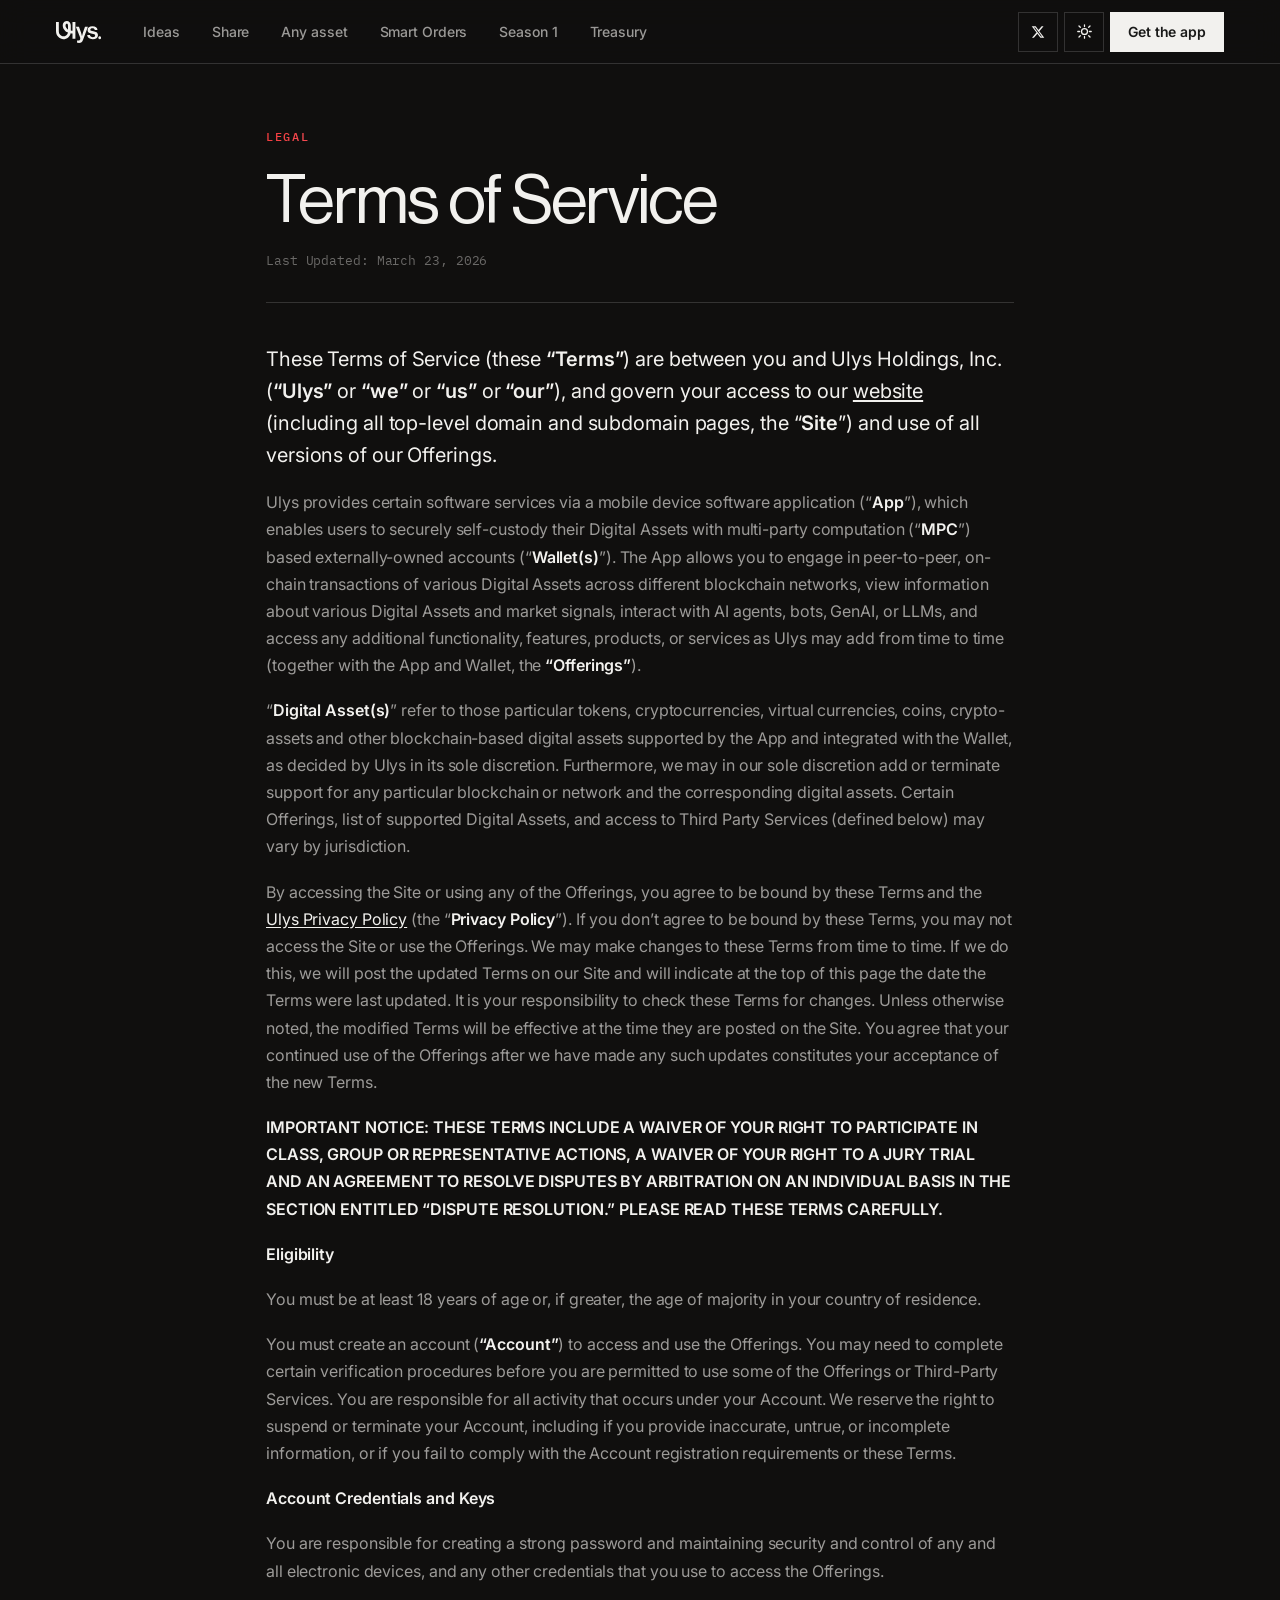
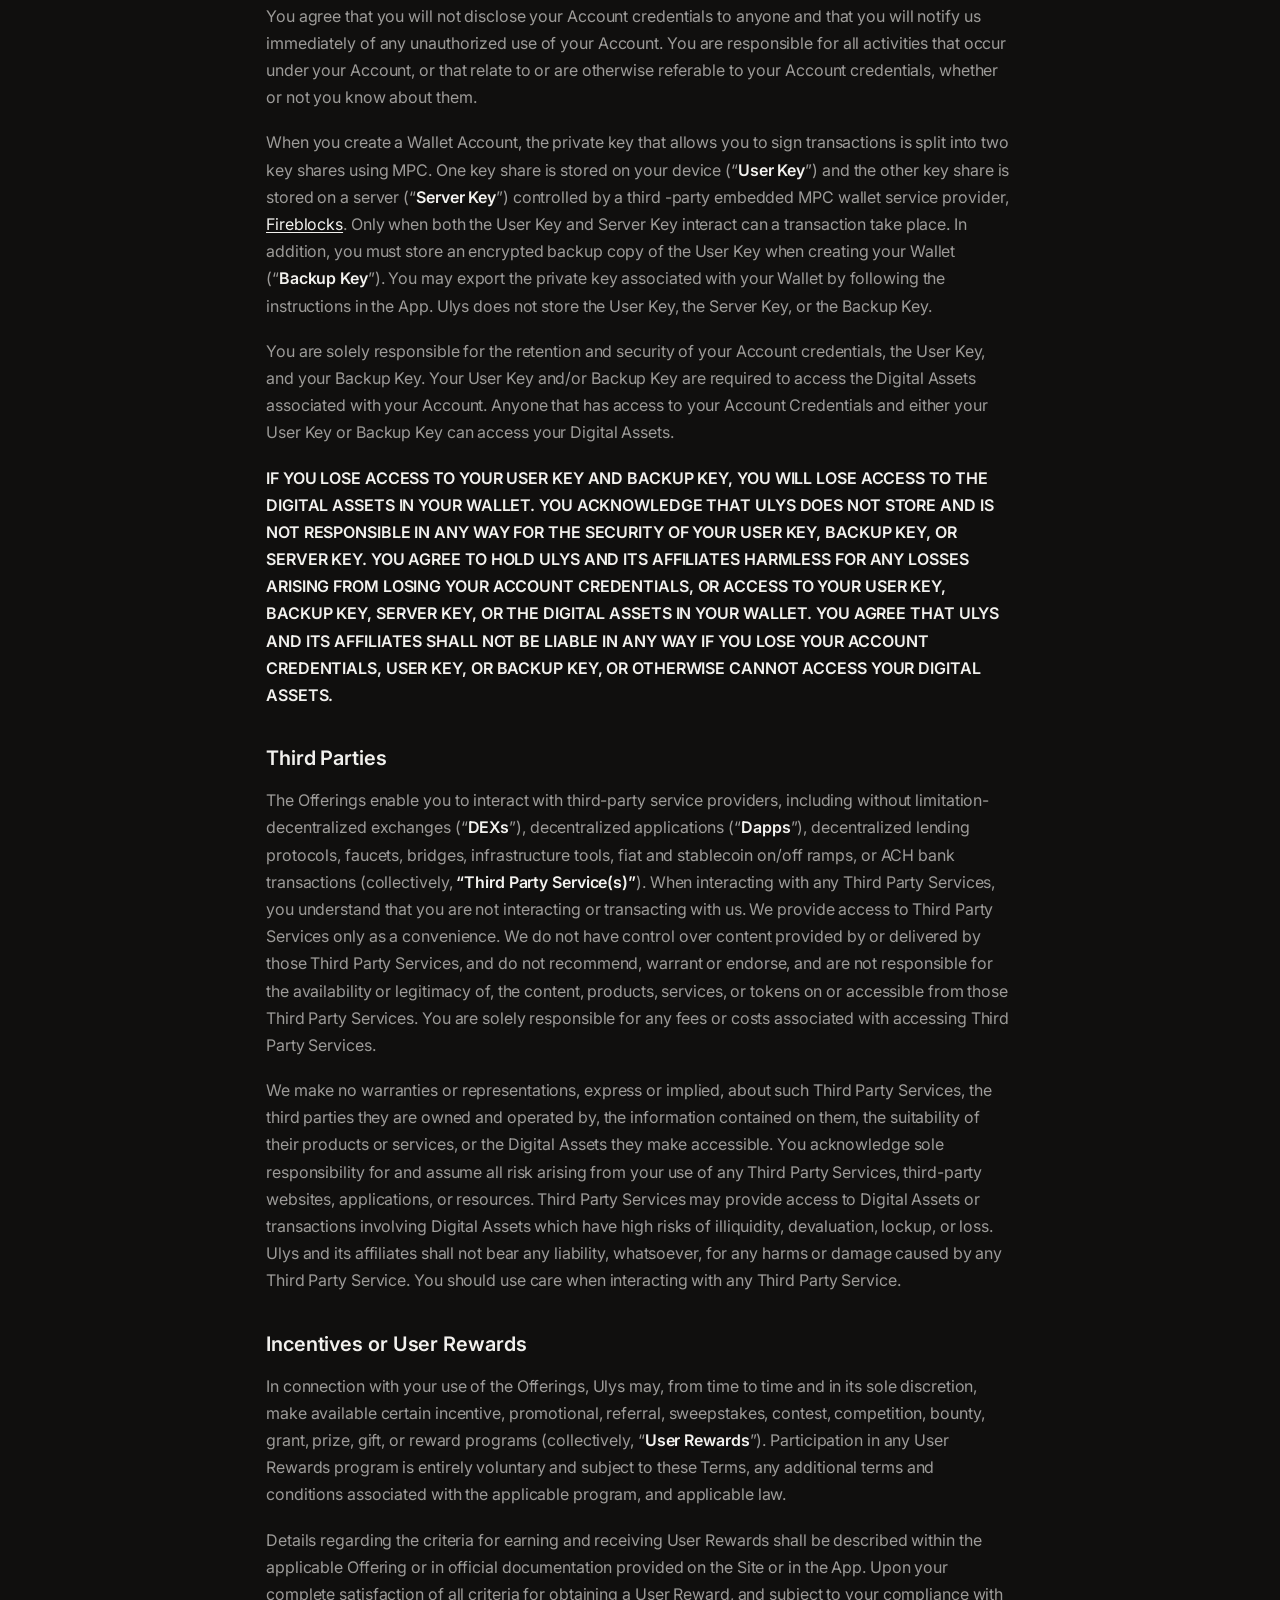
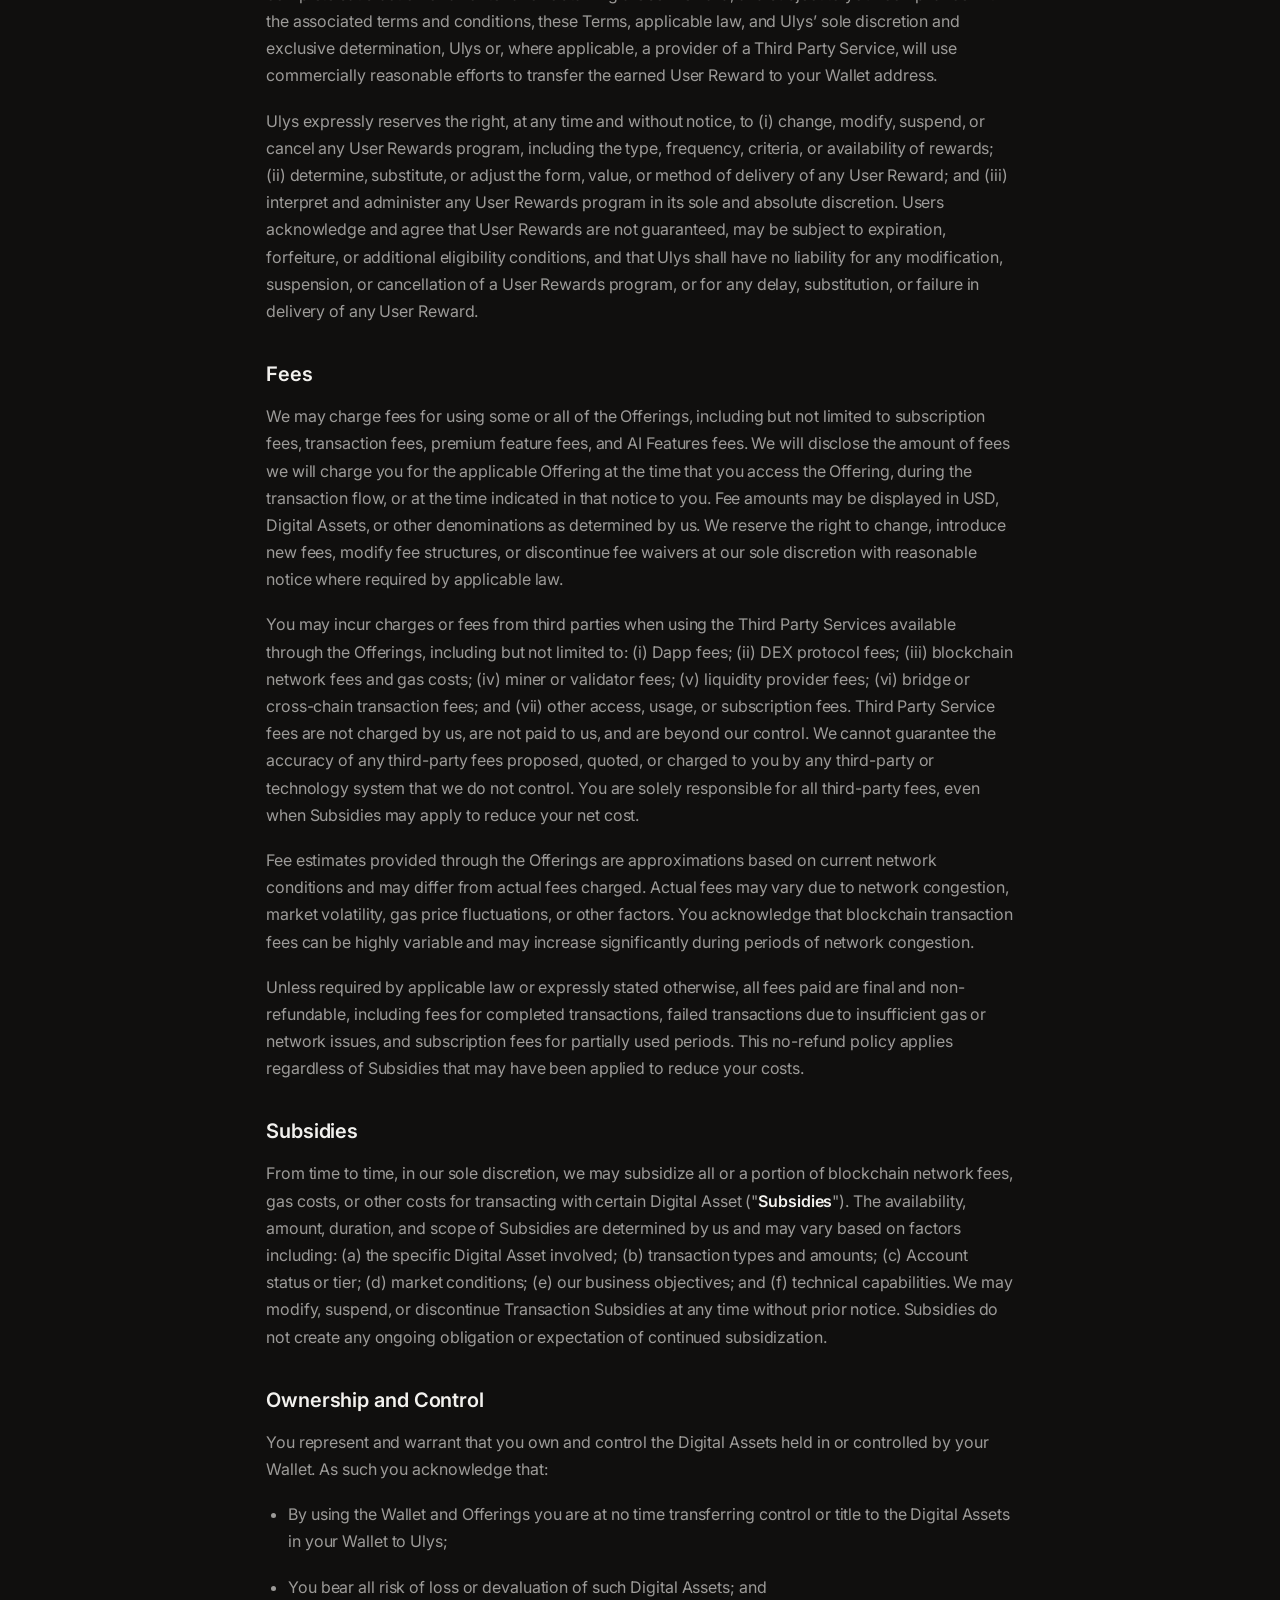
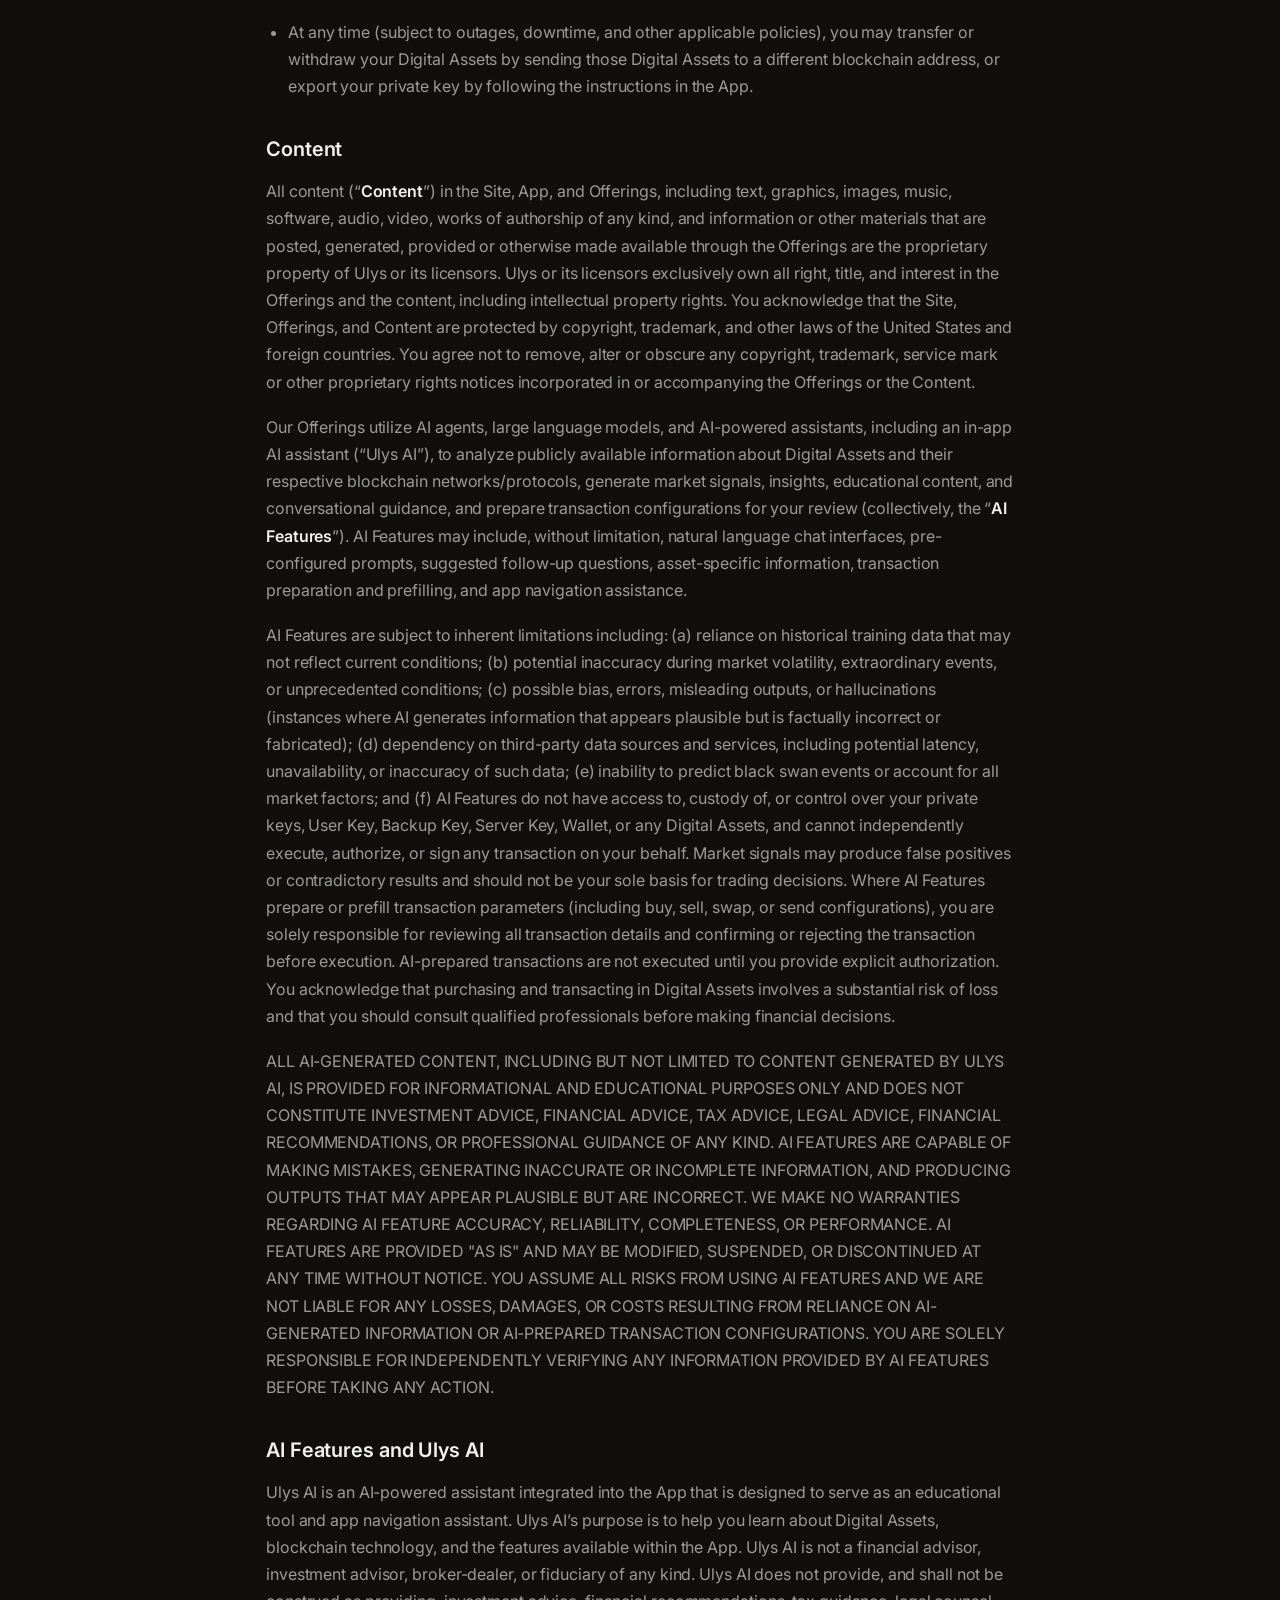
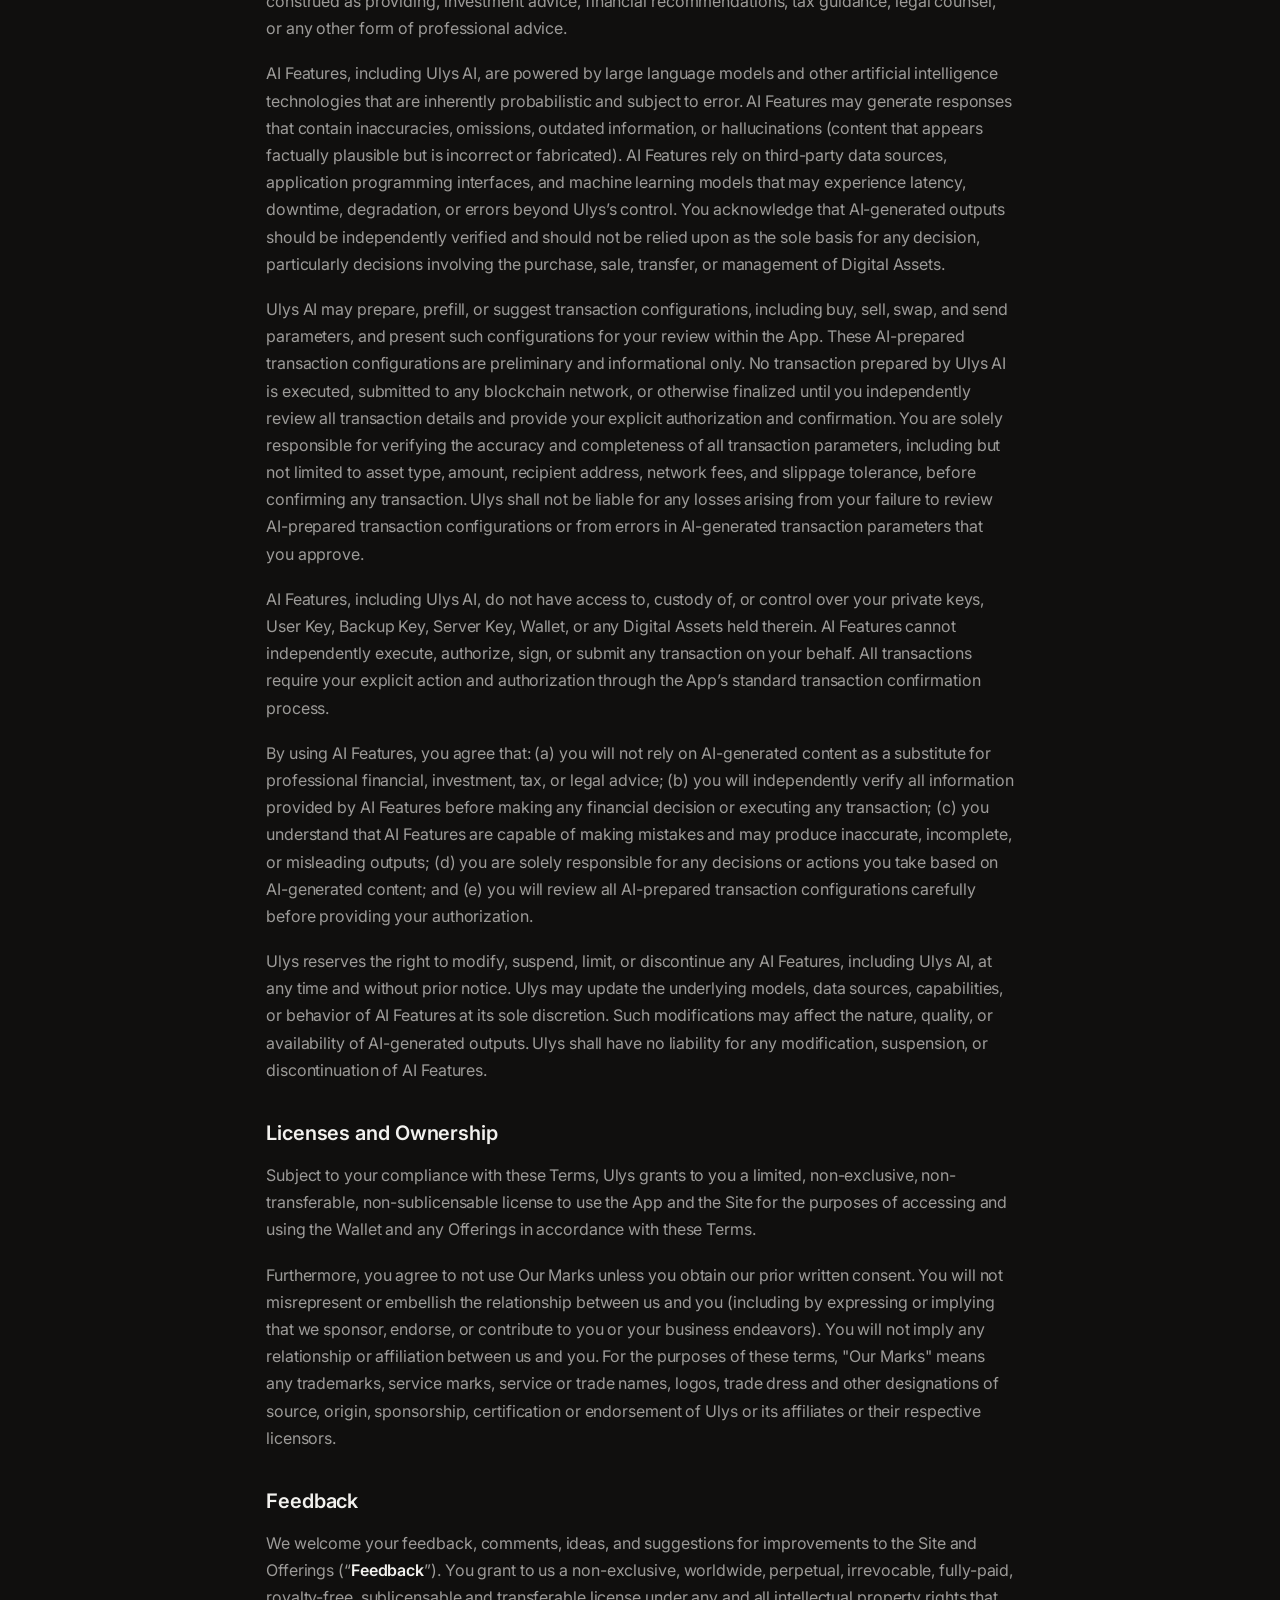
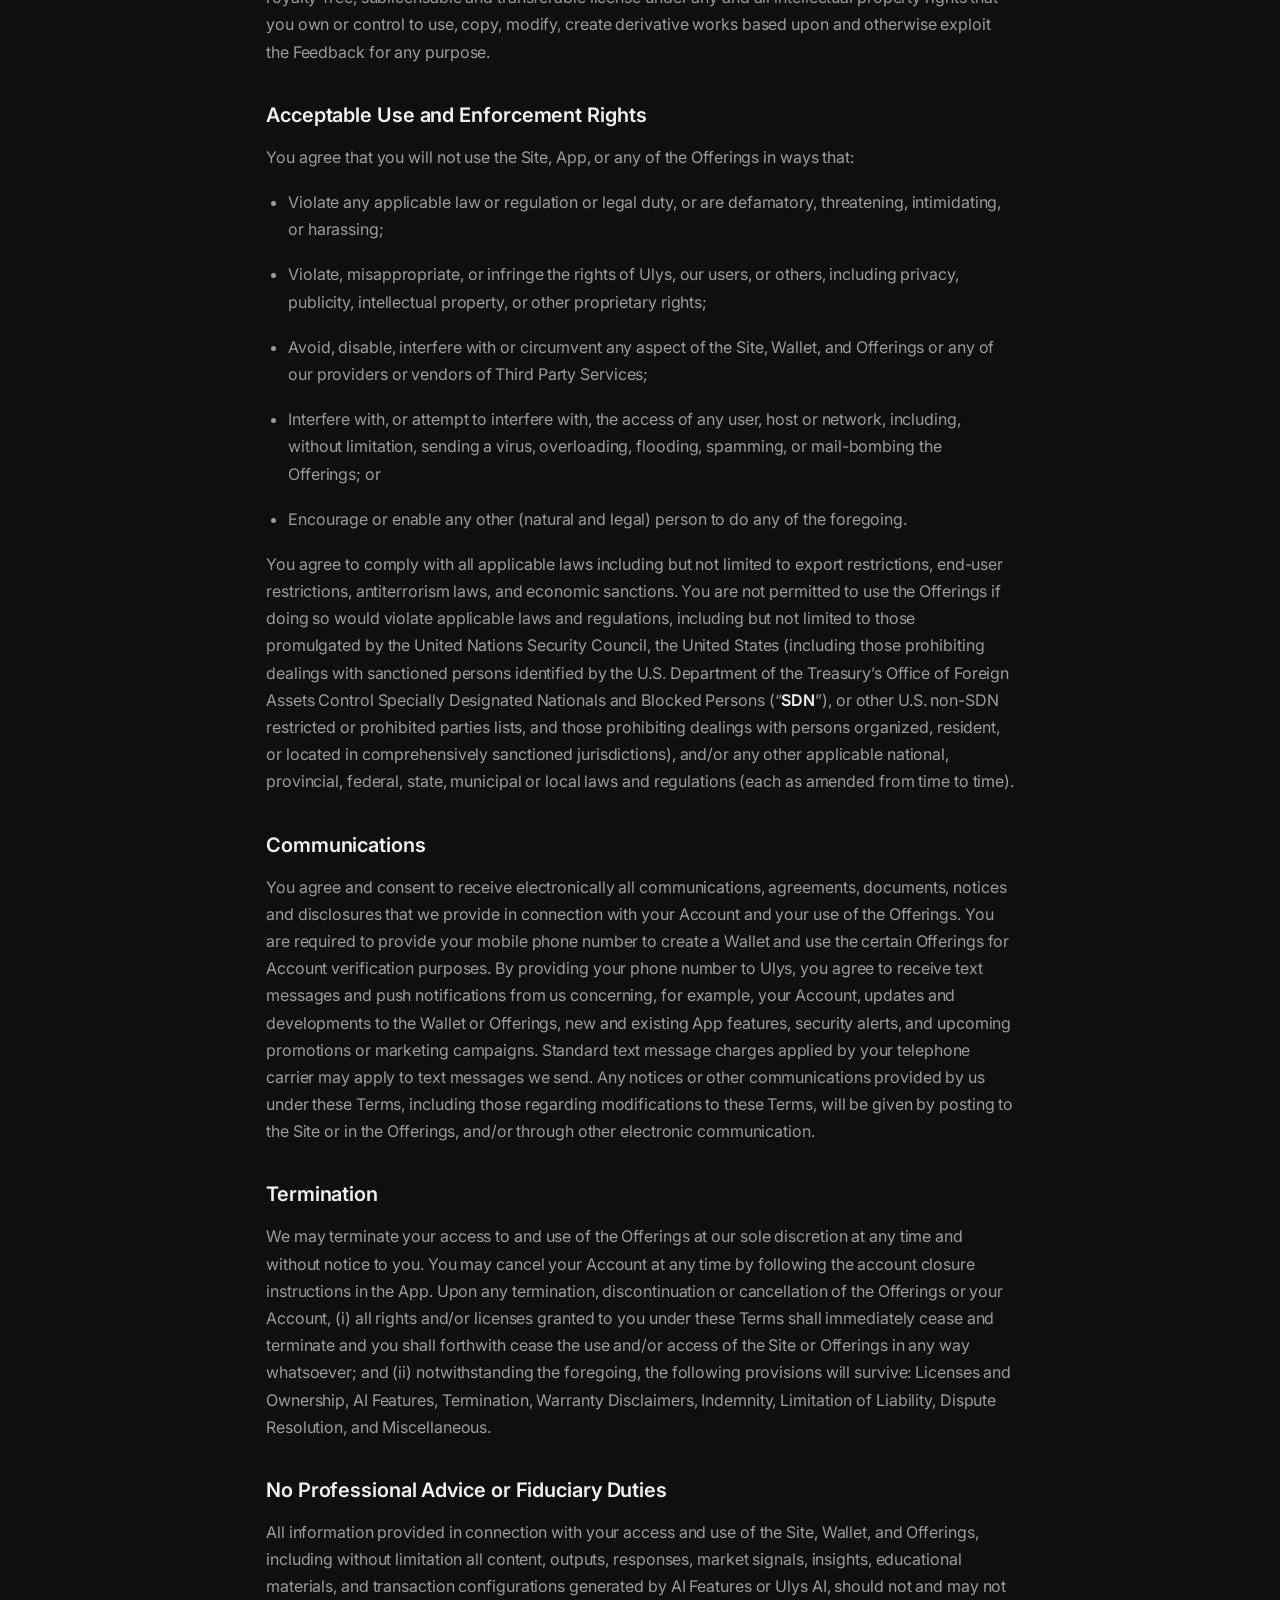
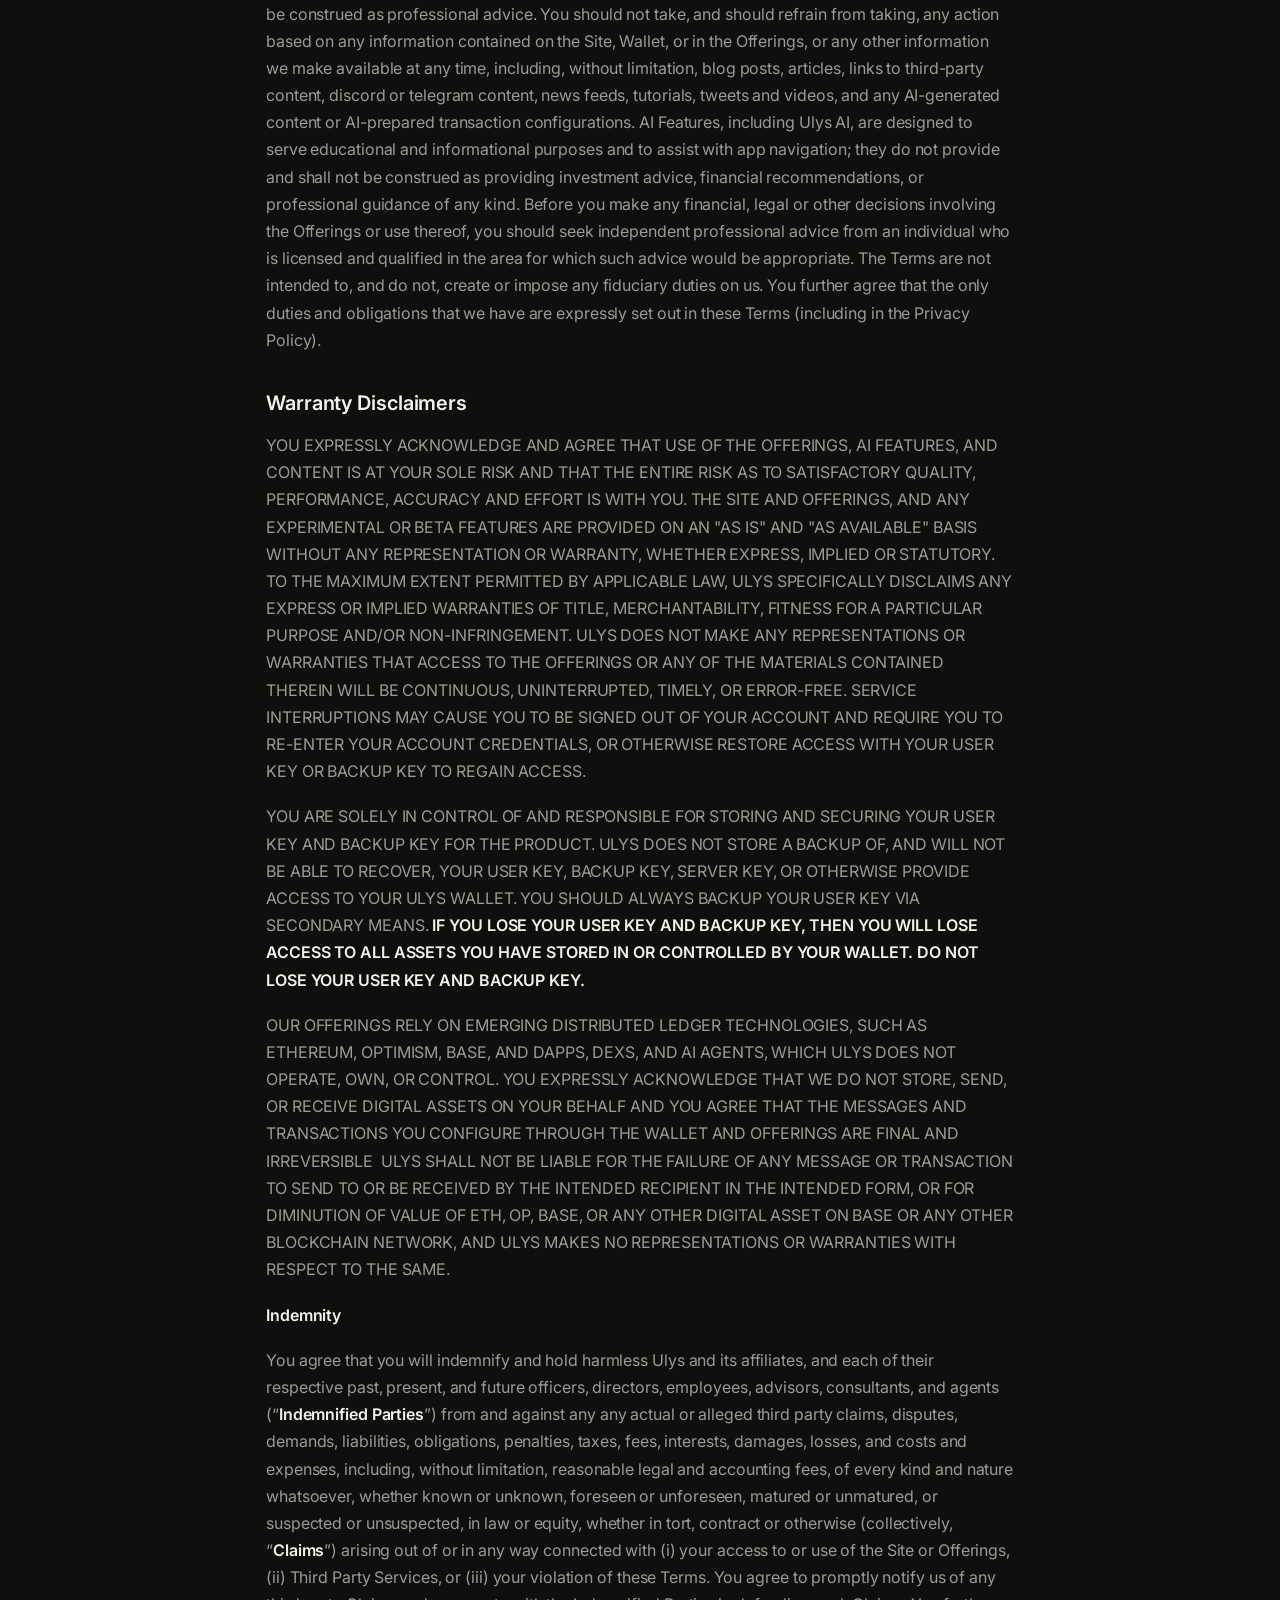
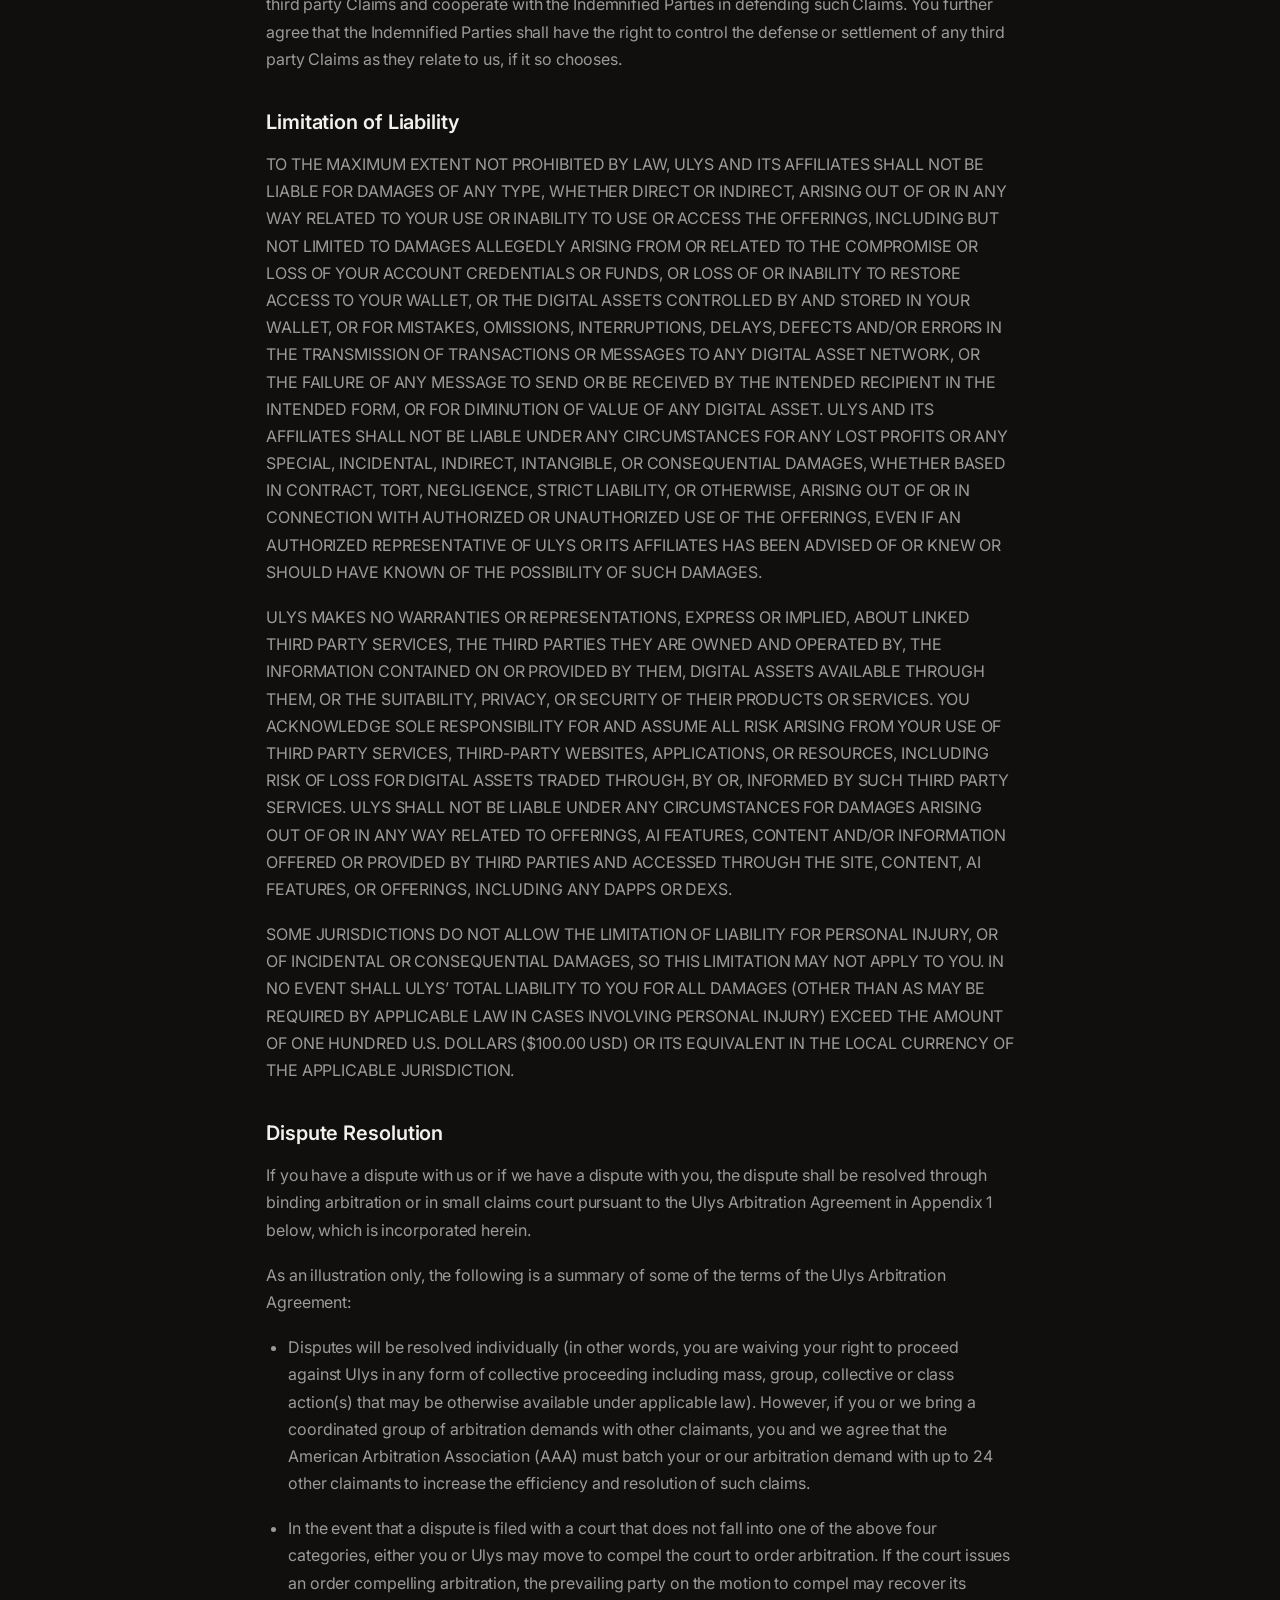
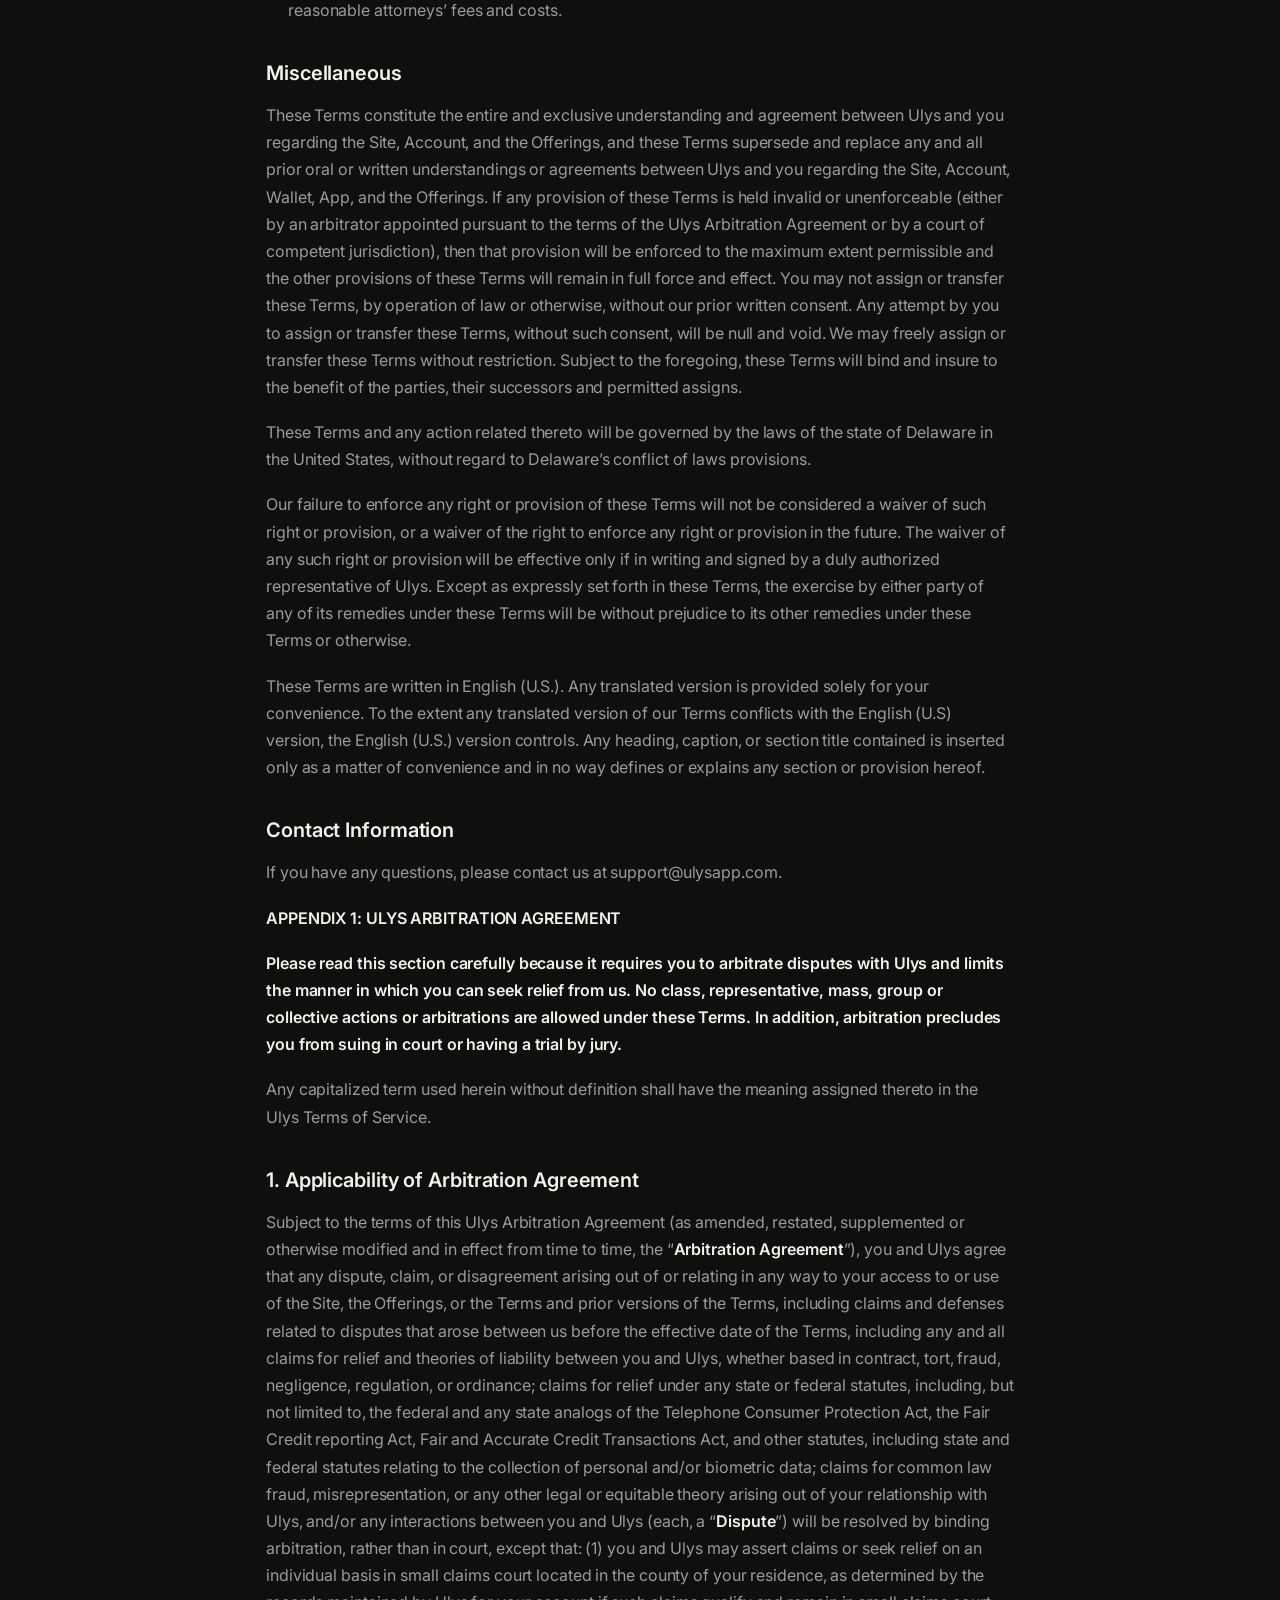
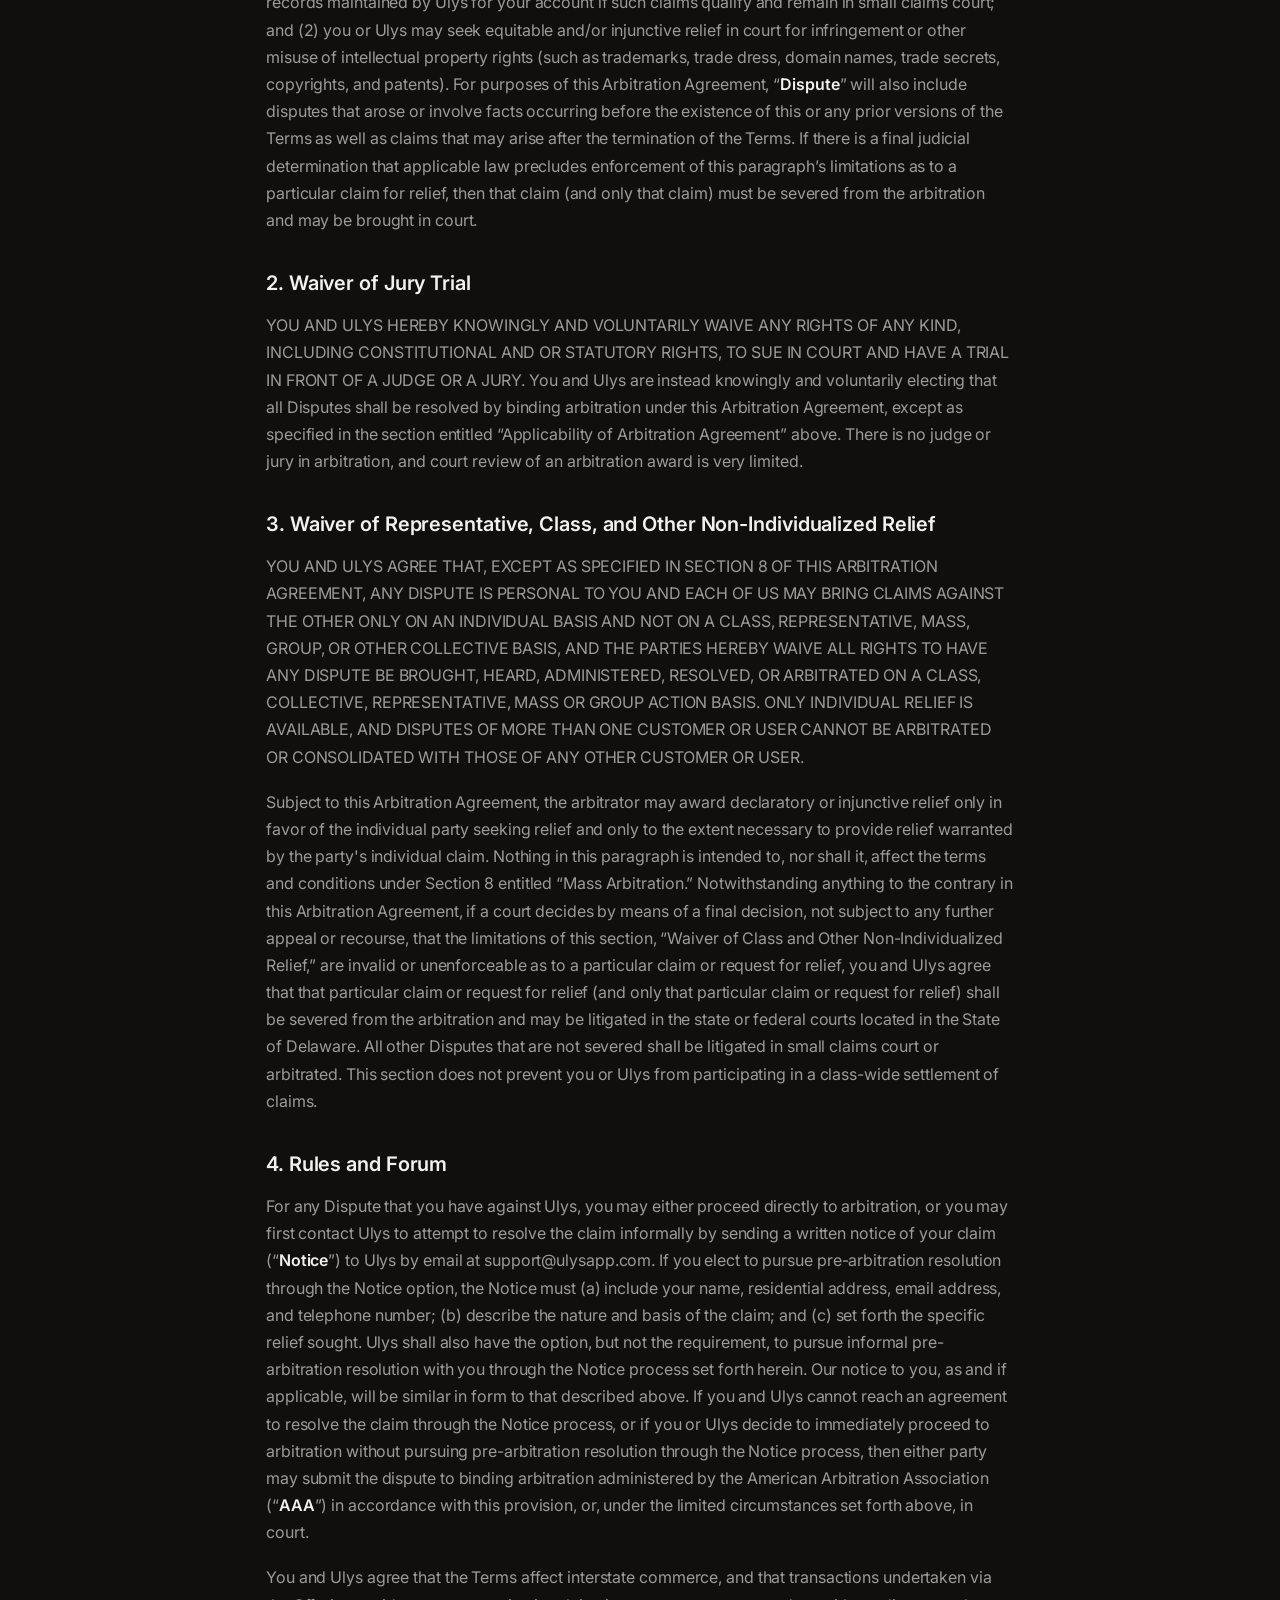
<file: terms-of-service.html>
<!DOCTYPE html>
<html lang="en">
<head>
  <meta charset="UTF-8" />
  <meta name="viewport" content="width=device-width, initial-scale=1.0" />
  <title>Terms of Service | Ulys</title>
  <meta name="description" content="Ulys Terms of Service." />
  <link rel="preconnect" href="https://fonts.googleapis.com" />
  <link rel="preconnect" href="https://fonts.gstatic.com" crossorigin />
  <link href="https://fonts.googleapis.com/css2?family=Archivo:wght;500;600;700;800;900&family=IBM+Plex+Mono:wght;500;600&family=Inter:wght;400;500;600;700&display=swap" rel="stylesheet" />
  <link rel="stylesheet" href="styles.css?v=40" />
  <script>(function(){try{if(localStorage.getItem("ulys-theme")!=="light")document.documentElement.setAttribute("data-theme","dark");}catch(e){}})();</script>
</head>
<body>
  <div class="bg-cosmos" aria-hidden="true"><div class="stars stars-1"></div><div class="stars stars-2"></div><div class="vignette"></div></div>
  <div id="site-nav"></div>
  <main class="page">
    <div class="page-header">
      <p class="eyebrow">Legal</p>
      <h1>Terms of Service</h1>
      <p class="page-meta">Last Updated: March 23, 2026</p>
    </div>
    <div class="doc">
<p class="lead">These Terms of Service (these <strong>“Terms”</strong>) are between you and Ulys Holdings, Inc. (<strong>“Ulys”</strong> or <strong>“we”</strong> or <strong>“us”</strong> or <strong>“our”</strong>), and govern your access to our <a>website</a> (including all top-level domain and subdomain pages, the “<strong>Site</strong>”) and use of all versions of our Offerings. </p><p>Ulys provides certain software services via a mobile device software application (“<strong>App</strong>”), which enables users to securely self-custody their Digital Assets with multi-party computation (“<strong>MPC</strong>”) based externally-owned accounts (“<strong>Wallet(s)</strong>”). The App allows you to engage in peer-to-peer, on-chain transactions of various Digital Assets across different blockchain networks, view information about various Digital Assets and market signals, interact with AI agents, bots, GenAI, or LLMs, and access any additional functionality, features, products, or services as Ulys may add from time to time (together with the App and Wallet, the <strong>“Offerings”</strong>). </p><p>“<strong>Digital Asset(s)</strong>” refer to those particular tokens, cryptocurrencies, virtual currencies, coins, crypto-assets and other blockchain-based digital assets supported by the App and integrated with the Wallet, as decided by Ulys in its sole discretion. Furthermore, we may in our sole discretion add or terminate support for any particular blockchain or network and the corresponding digital assets. Certain Offerings, list of supported Digital Assets, and access to Third Party Services (defined below) may vary by jurisdiction.</p><p>By accessing the Site or using any of the Offerings, you agree to be bound by these Terms and the <a>Ulys Privacy Policy</a> (the “<strong>Privacy Policy</strong>”). If you don’t agree to be bound by these Terms, you may not access the Site or use the Offerings. We may make changes to these Terms from time to time. If we do this, we will post the updated Terms on our Site and will indicate at the top of this page the date the Terms were last updated. It is your responsibility to check these Terms for changes. Unless otherwise noted, the modified Terms will be effective at the time they are posted on the Site. You agree that your continued use of the Offerings after we have made any such updates constitutes your acceptance of the new Terms. </p><p><strong>IMPORTANT NOTICE: THESE TERMS INCLUDE A WAIVER OF YOUR RIGHT TO PARTICIPATE IN CLASS, GROUP OR REPRESENTATIVE ACTIONS, A WAIVER OF YOUR RIGHT TO A JURY TRIAL AND AN AGREEMENT TO RESOLVE DISPUTES BY ARBITRATION ON AN INDIVIDUAL BASIS IN THE SECTION ENTITLED “DISPUTE RESOLUTION.” PLEASE READ THESE TERMS CAREFULLY.</strong></p><p><strong>Eligibility</strong></p><p>You must be at least 18 years of age or, if greater, the age of majority in your country of residence.</p><p>You must create an account (<strong>“Account”</strong>) to access and use the Offerings. You may need to complete certain verification procedures before you are permitted to use some of the Offerings or Third-Party Services. You are responsible for all activity that occurs under your Account. We reserve the right to suspend or terminate your Account, including if you provide inaccurate, untrue, or incomplete information, or if you fail to comply with the Account registration requirements or these Terms.</p><p><strong>Account Credentials and Keys</strong></p><p>You are responsible for creating a strong password and maintaining security and control of any and all electronic devices, and any other credentials that you use to access the Offerings.</p><p>You agree that you will not disclose your Account credentials to anyone and that you will notify us immediately of any unauthorized use of your Account. You are responsible for all activities that occur under your Account, or that relate to or are otherwise referable to your Account credentials, whether or not you know about them. </p><p>When you create a Wallet Account, the private key that allows you to sign transactions is split into two key shares using MPC. One key share is stored on your device (“<strong>User Key</strong>”) and the other key share is stored on a server (“<strong>Server Key</strong>”) controlled by a third -party embedded MPC wallet service provider, <a>Fireblocks</a>. Only when both the User Key and Server Key interact can a transaction take place. In addition, you must store an encrypted backup copy of the User Key when creating your Wallet (“<strong>Backup Key</strong>”). You may export the private key associated with your Wallet by following the instructions in the App. Ulys does not store the User Key, the Server Key, or the Backup Key. </p><p>You are solely responsible for the retention and security of your Account credentials, the User Key, and your Backup Key. Your User Key and/or Backup Key are required to access the Digital Assets associated with your Account. Anyone that has access to your Account Credentials and either your User Key or Backup Key can access your Digital Assets. </p><p><strong>IF YOU LOSE ACCESS TO YOUR USER KEY AND BACKUP KEY, YOU WILL LOSE ACCESS TO THE DIGITAL ASSETS IN YOUR WALLET. YOU ACKNOWLEDGE THAT ULYS DOES NOT STORE AND IS NOT RESPONSIBLE IN ANY WAY FOR THE SECURITY OF YOUR USER KEY, BACKUP KEY, OR SERVER KEY. YOU AGREE TO HOLD ULYS AND ITS AFFILIATES HARMLESS FOR ANY LOSSES ARISING FROM LOSING YOUR ACCOUNT CREDENTIALS, OR ACCESS TO YOUR USER KEY, BACKUP KEY, SERVER KEY, OR THE DIGITAL ASSETS IN YOUR WALLET. YOU AGREE THAT ULYS AND ITS AFFILIATES SHALL NOT BE LIABLE IN ANY WAY IF YOU LOSE YOUR ACCOUNT CREDENTIALS, USER KEY, OR BACKUP KEY, OR OTHERWISE CANNOT ACCESS YOUR DIGITAL ASSETS.</strong></p><h3><strong>Third Parties</strong></h3><p>The Offerings enable you to interact with third-party service providers, including without limitation- decentralized exchanges (“<strong>DEXs</strong>”), decentralized applications (“<strong>Dapps</strong>”), decentralized lending protocols, faucets, bridges, infrastructure tools, fiat and stablecoin on/off ramps, or ACH bank transactions (collectively, <strong>“Third Party Service(s)”</strong>). When interacting with any Third Party Services, you understand that you are not interacting or transacting with us. We provide access to Third Party Services only as a convenience. We do not have control over content provided by or delivered by those Third Party Services, and do not recommend, warrant or endorse, and are not responsible for the availability or legitimacy of, the content, products, services, or tokens on or accessible from those Third Party Services. You are solely responsible for any fees or costs associated with accessing Third Party Services.</p><p>We make no warranties or representations, express or implied, about such Third Party Services, the third parties they are owned and operated by, the information contained on them, the suitability of their products or services, or the Digital Assets they make accessible. You acknowledge sole responsibility for and assume all risk arising from your use of any Third Party Services, third-party websites, applications, or resources. Third Party Services may provide access to Digital Assets or transactions involving Digital Assets which have high risks of illiquidity, devaluation, lockup, or loss. Ulys and its affiliates shall not bear any liability, whatsoever, for any harms or damage caused by any Third Party Service. You should use care when interacting with any Third Party Service.</p><h3><strong>Incentives or User Rewards</strong></h3><p>In connection with your use of the Offerings, Ulys may, from time to time and in its sole discretion, make available certain incentive, promotional, referral, sweepstakes, contest, competition, bounty, grant, prize, gift, or reward programs (collectively, “<strong>User Rewards</strong>”). Participation in any User Rewards program is entirely voluntary and subject to these Terms, any additional terms and conditions associated with the applicable program, and applicable law.</p><p>Details regarding the criteria for earning and receiving User Rewards shall be described within the applicable Offering or in official documentation provided on the Site or in the App. Upon your complete satisfaction of all criteria for obtaining a User Reward, and subject to your compliance with the associated terms and conditions, these Terms, applicable law, and Ulys’ sole discretion and exclusive determination, Ulys or, where applicable, a provider of a Third Party Service, will use commercially reasonable efforts to transfer the earned User Reward to your Wallet address.</p><p>Ulys expressly reserves the right, at any time and without notice, to (i) change, modify, suspend, or cancel any User Rewards program, including the type, frequency, criteria, or availability of rewards; (ii) determine, substitute, or adjust the form, value, or method of delivery of any User Reward; and (iii) interpret and administer any User Rewards program in its sole and absolute discretion. Users acknowledge and agree that User Rewards are not guaranteed, may be subject to expiration, forfeiture, or additional eligibility conditions, and that Ulys shall have no liability for any modification, suspension, or cancellation of a User Rewards program, or for any delay, substitution, or failure in delivery of any User Reward.</p><h3><strong>Fees</strong></h3><p>We may charge fees for using some or all of the Offerings, including but not limited to subscription fees, transaction fees, premium feature fees, and AI Features fees. We will disclose the amount of fees we will charge you for the applicable Offering at the time that you access the Offering, during the transaction flow, or at the time indicated in that notice to you. Fee amounts may be displayed in USD, Digital Assets, or other denominations as determined by us. We reserve the right to change, introduce new fees, modify fee structures, or discontinue fee waivers at our sole discretion with reasonable notice where required by applicable law.</p><p>You may incur charges or fees from third parties when using the Third Party Services available through the Offerings, including but not limited to: (i) Dapp fees; (ii) DEX protocol fees; (iii) blockchain network fees and gas costs; (iv) miner or validator fees; (v) liquidity provider fees; (vi) bridge or cross-chain transaction fees; and (vii) other access, usage, or subscription fees. Third Party Service fees are not charged by us, are not paid to us, and are beyond our control. We cannot guarantee the accuracy of any third-party fees proposed, quoted, or charged to you by any third-party or technology system that we do not control. You are solely responsible for all third-party fees, even when Subsidies may apply to reduce your net cost.</p><p>Fee estimates provided through the Offerings are approximations based on current network conditions and may differ from actual fees charged. Actual fees may vary due to network congestion, market volatility, gas price fluctuations, or other factors. You acknowledge that blockchain transaction fees can be highly variable and may increase significantly during periods of network congestion.</p><p>Unless required by applicable law or expressly stated otherwise, all fees paid are final and non-refundable, including fees for completed transactions, failed transactions due to insufficient gas or network issues, and subscription fees for partially used periods. This no-refund policy applies regardless of Subsidies that may have been applied to reduce your costs.</p><h3><strong>Subsidies</strong></h3><p>From time to time, in our sole discretion, we may subsidize all or a portion of blockchain network fees, gas costs, or other costs for transacting with certain Digital Asset (&quot;<strong>Subsidies</strong>&quot;). The availability, amount, duration, and scope of Subsidies are determined by us and may vary based on factors including: (a) the specific Digital Asset involved; (b) transaction types and amounts; (c) Account status or tier; (d) market conditions; (e) our business objectives; and (f) technical capabilities. We may modify, suspend, or discontinue Transaction Subsidies at any time without prior notice. Subsidies do not create any ongoing obligation or expectation of continued subsidization.</p><h3><strong>Ownership and Control</strong></h3><p>You represent and warrant that you own and control the Digital Assets held in or controlled by your Wallet. As such you acknowledge that:</p><ul><li><p>By using the Wallet and Offerings you are at no time transferring control or title to the Digital Assets in your Wallet to Ulys;</p></li><li><p>You bear all risk of loss or devaluation of such Digital Assets; and</p></li><li><p>At any time (subject to outages, downtime, and other applicable policies), you may transfer or withdraw your Digital Assets by sending those Digital Assets to a different blockchain address, or export your private key by following the instructions in the App. </p></li></ul><h3><strong>Content</strong></h3><p>All content (“<strong>Content</strong>”) in the Site, App, and Offerings, including text, graphics, images, music, software, audio, video, works of authorship of any kind, and information or other materials that are posted, generated, provided or otherwise made available through the Offerings are the proprietary property of Ulys or its licensors. Ulys or its licensors exclusively own all right, title, and interest in the Offerings and the content, including intellectual property rights. You acknowledge that the Site, Offerings, and Content are protected by copyright, trademark, and other laws of the United States and foreign countries. You agree not to remove, alter or obscure any copyright, trademark, service mark or other proprietary rights notices incorporated in or accompanying the Offerings or the Content. </p><p>Our Offerings utilize AI agents, large language models, and AI-powered assistants, including an in-app AI assistant (“Ulys AI”), to analyze publicly available information about Digital Assets and their respective blockchain networks/protocols, generate market signals, insights, educational content, and conversational guidance, and prepare transaction configurations for your review (collectively, the “<strong>AI Features</strong>”). AI Features may include, without limitation, natural language chat interfaces, pre-configured prompts, suggested follow-up questions, asset-specific information, transaction preparation and prefilling, and app navigation assistance.</p><p>AI Features are subject to inherent limitations including: (a) reliance on historical training data that may not reflect current conditions; (b) potential inaccuracy during market volatility, extraordinary events, or unprecedented conditions; (c) possible bias, errors, misleading outputs, or hallucinations (instances where AI generates information that appears plausible but is factually incorrect or fabricated); (d) dependency on third-party data sources and services, including potential latency, unavailability, or inaccuracy of such data; (e) inability to predict black swan events or account for all market factors; and (f) AI Features do not have access to, custody of, or control over your private keys, User Key, Backup Key, Server Key, Wallet, or any Digital Assets, and cannot independently execute, authorize, or sign any transaction on your behalf. Market signals may produce false positives or contradictory results and should not be your sole basis for trading decisions. Where AI Features prepare or prefill transaction parameters (including buy, sell, swap, or send configurations), you are solely responsible for reviewing all transaction details and confirming or rejecting the transaction before execution. AI-prepared transactions are not executed until you provide explicit authorization. You acknowledge that purchasing and transacting in Digital Assets involves a substantial risk of loss and that you should consult qualified professionals before making financial decisions.</p><p>ALL AI-GENERATED CONTENT, INCLUDING BUT NOT LIMITED TO CONTENT GENERATED BY ULYS AI, IS PROVIDED FOR INFORMATIONAL AND EDUCATIONAL PURPOSES ONLY AND DOES NOT CONSTITUTE INVESTMENT ADVICE, FINANCIAL ADVICE, TAX ADVICE, LEGAL ADVICE, FINANCIAL RECOMMENDATIONS, OR PROFESSIONAL GUIDANCE OF ANY KIND. AI FEATURES ARE CAPABLE OF MAKING MISTAKES, GENERATING INACCURATE OR INCOMPLETE INFORMATION, AND PRODUCING OUTPUTS THAT MAY APPEAR PLAUSIBLE BUT ARE INCORRECT. WE MAKE NO WARRANTIES REGARDING AI FEATURE ACCURACY, RELIABILITY, COMPLETENESS, OR PERFORMANCE. AI FEATURES ARE PROVIDED &quot;AS IS&quot; AND MAY BE MODIFIED, SUSPENDED, OR DISCONTINUED AT ANY TIME WITHOUT NOTICE. YOU ASSUME ALL RISKS FROM USING AI FEATURES AND WE ARE NOT LIABLE FOR ANY LOSSES, DAMAGES, OR COSTS RESULTING FROM RELIANCE ON AI-GENERATED INFORMATION OR AI-PREPARED TRANSACTION CONFIGURATIONS. YOU ARE SOLELY RESPONSIBLE FOR INDEPENDENTLY VERIFYING ANY INFORMATION PROVIDED BY AI FEATURES BEFORE TAKING ANY ACTION.</p><h3><strong>AI Features and Ulys AI</strong></h3><p>Ulys AI is an AI-powered assistant integrated into the App that is designed to serve as an educational tool and app navigation assistant. Ulys AI’s purpose is to help you learn about Digital Assets, blockchain technology, and the features available within the App. Ulys AI is not a financial advisor, investment advisor, broker-dealer, or fiduciary of any kind. Ulys AI does not provide, and shall not be construed as providing, investment advice, financial recommendations, tax guidance, legal counsel, or any other form of professional advice.</p><p>AI Features, including Ulys AI, are powered by large language models and other artificial intelligence technologies that are inherently probabilistic and subject to error. AI Features may generate responses that contain inaccuracies, omissions, outdated information, or hallucinations (content that appears factually plausible but is incorrect or fabricated). AI Features rely on third-party data sources, application programming interfaces, and machine learning models that may experience latency, downtime, degradation, or errors beyond Ulys’s control. You acknowledge that AI-generated outputs should be independently verified and should not be relied upon as the sole basis for any decision, particularly decisions involving the purchase, sale, transfer, or management of Digital Assets.</p><p>Ulys AI may prepare, prefill, or suggest transaction configurations, including buy, sell, swap, and send parameters, and present such configurations for your review within the App. These AI-prepared transaction configurations are preliminary and informational only. No transaction prepared by Ulys AI is executed, submitted to any blockchain network, or otherwise finalized until you independently review all transaction details and provide your explicit authorization and confirmation. You are solely responsible for verifying the accuracy and completeness of all transaction parameters, including but not limited to asset type, amount, recipient address, network fees, and slippage tolerance, before confirming any transaction. Ulys shall not be liable for any losses arising from your failure to review AI-prepared transaction configurations or from errors in AI-generated transaction parameters that you approve.</p><p>AI Features, including Ulys AI, do not have access to, custody of, or control over your private keys, User Key, Backup Key, Server Key, Wallet, or any Digital Assets held therein. AI Features cannot independently execute, authorize, sign, or submit any transaction on your behalf. All transactions require your explicit action and authorization through the App’s standard transaction confirmation process.</p><p>By using AI Features, you agree that: (a) you will not rely on AI-generated content as a substitute for professional financial, investment, tax, or legal advice; (b) you will independently verify all information provided by AI Features before making any financial decision or executing any transaction; (c) you understand that AI Features are capable of making mistakes and may produce inaccurate, incomplete, or misleading outputs; (d) you are solely responsible for any decisions or actions you take based on AI-generated content; and (e) you will review all AI-prepared transaction configurations carefully before providing your authorization.</p><p>Ulys reserves the right to modify, suspend, limit, or discontinue any AI Features, including Ulys AI, at any time and without prior notice. Ulys may update the underlying models, data sources, capabilities, or behavior of AI Features at its sole discretion. Such modifications may affect the nature, quality, or availability of AI-generated outputs. Ulys shall have no liability for any modification, suspension, or discontinuation of AI Features.</p><h3><strong>Licenses and Ownership</strong></h3><p>Subject to your compliance with these Terms, Ulys grants to you a limited, non-exclusive, non-transferable, non-sublicensable license to use the App and the Site for the purposes of accessing and using the Wallet and any Offerings in accordance with these Terms. </p><p>Furthermore, you agree to not use Our Marks unless you obtain our prior written consent. You will not misrepresent or embellish the relationship between us and you (including by expressing or implying that we sponsor, endorse, or contribute to you or your business endeavors). You will not imply any relationship or affiliation between us and you. For the purposes of these terms, &quot;Our Marks&quot; means any trademarks, service marks, service or trade names, logos, trade dress and other designations of source, origin, sponsorship, certification or endorsement of Ulys or its affiliates or their respective licensors.</p><h3><strong>Feedback</strong></h3><p>We welcome your feedback, comments, ideas, and suggestions for improvements to the Site and Offerings (“<strong>Feedback</strong>”). You grant to us a non-exclusive, worldwide, perpetual, irrevocable, fully-paid, royalty-free, sublicensable and transferable license under any and all intellectual property rights that you own or control to use, copy, modify, create derivative works based upon and otherwise exploit the Feedback for any purpose.</p><h3><strong>Acceptable Use and Enforcement Rights</strong></h3><p>You agree that you will not use the Site, App, or any of the Offerings in ways that:</p><ul><li><p>Violate any applicable law or regulation or legal duty, or are defamatory, threatening, intimidating, or harassing;</p></li><li><p>Violate, misappropriate, or infringe the rights of Ulys, our users, or others, including privacy, publicity, intellectual property, or other proprietary rights;</p></li><li><p>Avoid, disable, interfere with or circumvent any aspect of the Site, Wallet, and Offerings or any of our providers or vendors of Third Party Services;</p></li><li><p>Interfere with, or attempt to interfere with, the access of any user, host or network, including, without limitation, sending a virus, overloading, flooding, spamming, or mail-bombing the Offerings; or</p></li><li><p>Encourage or enable any other (natural and legal) person to do any of the foregoing.</p></li></ul><p>You agree to comply with all applicable laws including but not limited to export restrictions, end-user restrictions, antiterrorism laws, and economic sanctions. You are not permitted to use the Offerings if doing so would violate applicable laws and regulations, including but not limited to those promulgated by the United Nations Security Council, the United States (including those prohibiting dealings with sanctioned persons identified by the U.S. Department of the Treasury’s Office of Foreign Assets Control Specially Designated Nationals and Blocked Persons (“<strong>SDN</strong>”), or other U.S. non-SDN restricted or prohibited parties lists, and those prohibiting dealings with persons organized, resident, or located in comprehensively sanctioned jurisdictions), and/or any other applicable national, provincial, federal, state, municipal or local laws and regulations (each as amended from time to time).</p><h3><strong>Communications</strong></h3><p>You agree and consent to receive electronically all communications, agreements, documents, notices and disclosures that we provide in connection with your Account and your use of the Offerings. You are required to provide your mobile phone number to create a Wallet and use the certain Offerings for Account verification purposes. By providing your phone number to Ulys, you agree to receive text messages and push notifications from us concerning, for example, your Account, updates and developments to the Wallet or Offerings, new and existing App features, security alerts, and upcoming promotions or marketing campaigns. Standard text message charges applied by your telephone carrier may apply to text messages we send.
Any notices or other communications provided by us under these Terms, including those regarding modifications to these Terms, will be given by posting to the Site or in the Offerings, and/or through other electronic communication. </p><h3><strong>Termination</strong></h3><p>We may terminate your access to and use of the Offerings at our sole discretion at any time and without notice to you. You may cancel your Account at any time by following the account closure instructions in the App. Upon any termination, discontinuation or cancellation of the Offerings or your Account, (i) all rights and/or licenses granted to you under these Terms shall immediately cease and terminate and you shall forthwith cease the use and/or access of the Site or Offerings in any way whatsoever; and (ii) notwithstanding the foregoing, the following provisions will survive: Licenses and Ownership, AI Features, Termination, Warranty Disclaimers, Indemnity, Limitation of Liability, Dispute Resolution, and Miscellaneous.</p><h3><strong>No Professional Advice or Fiduciary Duties</strong></h3><p>All information provided in connection with your access and use of the Site, Wallet, and Offerings, including without limitation all content, outputs, responses, market signals, insights, educational materials, and transaction configurations generated by AI Features or Ulys AI, should not and may not be construed as professional advice. You should not take, and should refrain from taking, any action based on any information contained on the Site, Wallet, or in the Offerings, or any other information we make available at any time, including, without limitation, blog posts, articles, links to third-party content, discord or telegram content, news feeds, tutorials, tweets and videos, and any AI-generated content or AI-prepared transaction configurations. AI Features, including Ulys AI, are designed to serve educational and informational purposes and to assist with app navigation; they do not provide and shall not be construed as providing investment advice, financial recommendations, or professional guidance of any kind. Before you make any financial, legal or other decisions involving the Offerings or use thereof, you should seek independent professional advice from an individual who is licensed and qualified in the area for which such advice would be appropriate. The Terms are not intended to, and do not, create or impose any fiduciary duties on us. You further agree that the only duties and obligations that we have are expressly set out in these Terms (including in the Privacy Policy).</p><h3><strong>Warranty Disclaimers</strong></h3><p>YOU EXPRESSLY ACKNOWLEDGE AND AGREE THAT USE OF THE OFFERINGS, AI FEATURES, AND CONTENT IS AT YOUR SOLE RISK AND THAT THE ENTIRE RISK AS TO SATISFACTORY QUALITY, PERFORMANCE, ACCURACY AND EFFORT IS WITH YOU. THE SITE AND OFFERINGS, AND ANY EXPERIMENTAL OR BETA FEATURES ARE PROVIDED ON AN &quot;AS IS&quot; AND &quot;AS AVAILABLE&quot; BASIS WITHOUT ANY REPRESENTATION OR WARRANTY, WHETHER EXPRESS, IMPLIED OR STATUTORY. TO THE MAXIMUM EXTENT PERMITTED BY APPLICABLE LAW, ULYS SPECIFICALLY DISCLAIMS ANY EXPRESS OR IMPLIED WARRANTIES OF TITLE, MERCHANTABILITY, FITNESS FOR A PARTICULAR PURPOSE AND/OR NON-INFRINGEMENT. ULYS DOES NOT MAKE ANY REPRESENTATIONS OR WARRANTIES THAT ACCESS TO THE OFFERINGS OR ANY OF THE MATERIALS CONTAINED THEREIN WILL BE CONTINUOUS, UNINTERRUPTED, TIMELY, OR ERROR-FREE. SERVICE INTERRUPTIONS MAY CAUSE YOU TO BE SIGNED OUT OF YOUR ACCOUNT AND REQUIRE YOU TO RE-ENTER YOUR ACCOUNT CREDENTIALS, OR OTHERWISE RESTORE ACCESS WITH YOUR USER KEY OR BACKUP KEY TO REGAIN ACCESS.</p><p>YOU ARE SOLELY IN CONTROL OF AND RESPONSIBLE FOR STORING AND SECURING YOUR USER KEY AND BACKUP KEY FOR THE PRODUCT. ULYS DOES NOT STORE A BACKUP OF, AND WILL NOT BE ABLE TO RECOVER, YOUR USER KEY, BACKUP KEY, SERVER KEY, OR OTHERWISE PROVIDE ACCESS TO YOUR ULYS WALLET. YOU SHOULD ALWAYS BACKUP YOUR USER KEY VIA SECONDARY MEANS. <strong>IF YOU LOSE YOUR USER KEY AND BACKUP KEY, THEN YOU WILL LOSE ACCESS TO ALL ASSETS YOU HAVE STORED IN OR CONTROLLED BY YOUR WALLET. DO NOT LOSE YOUR USER KEY AND BACKUP KEY. </strong></p><p>OUR OFFERINGS RELY ON EMERGING DISTRIBUTED LEDGER TECHNOLOGIES, SUCH AS ETHEREUM, OPTIMISM, BASE, AND DAPPS, DEXS, AND AI AGENTS, WHICH ULYS DOES NOT OPERATE, OWN, OR CONTROL. YOU EXPRESSLY ACKNOWLEDGE THAT WE DO NOT STORE, SEND, OR RECEIVE DIGITAL ASSETS ON YOUR BEHALF AND YOU AGREE THAT THE MESSAGES AND TRANSACTIONS YOU CONFIGURE THROUGH THE WALLET AND OFFERINGS ARE FINAL AND IRREVERSIBLE  ULYS SHALL NOT BE LIABLE FOR THE FAILURE OF ANY MESSAGE OR TRANSACTION TO SEND TO OR BE RECEIVED BY THE INTENDED RECIPIENT IN THE INTENDED FORM, OR FOR DIMINUTION OF VALUE OF ETH, OP, BASE, OR ANY OTHER DIGITAL ASSET ON BASE OR ANY OTHER BLOCKCHAIN NETWORK, AND ULYS MAKES NO REPRESENTATIONS OR WARRANTIES WITH RESPECT TO THE SAME.</p><p><strong>Indemnity</strong></p><p>You agree that you will indemnify and hold harmless Ulys and its affiliates, and each of their respective past, present, and future officers, directors, employees, advisors, consultants, and agents (“<strong>Indemnified Parties</strong>”) from and against any any actual or alleged third party claims, disputes, demands, liabilities, obligations, penalties, taxes, fees, interests, damages, losses, and costs and expenses, including, without limitation, reasonable legal and accounting fees, of every kind and nature whatsoever, whether known or unknown, foreseen or unforeseen, matured or unmatured, or suspected or unsuspected, in law or equity, whether in tort, contract or otherwise (collectively, “<strong>Claims</strong>”) arising out of or in any way connected with (i) your access to or use of the Site or Offerings, (ii) Third Party Services, or (iii) your violation of these Terms. You agree to promptly notify us of any third party Claims and cooperate with the Indemnified Parties in defending such Claims. You further agree that the Indemnified Parties shall have the right to control the defense or settlement of any third party Claims as they relate to us, if it so chooses.</p><h3><strong>Limitation of Liability</strong></h3><p>TO THE MAXIMUM EXTENT NOT PROHIBITED BY LAW, ULYS AND ITS AFFILIATES SHALL NOT BE LIABLE FOR DAMAGES OF ANY TYPE, WHETHER DIRECT OR INDIRECT, ARISING OUT OF OR IN ANY WAY RELATED TO YOUR USE OR INABILITY TO USE OR ACCESS THE OFFERINGS, INCLUDING BUT NOT LIMITED TO DAMAGES ALLEGEDLY ARISING FROM OR RELATED TO THE COMPROMISE OR LOSS OF YOUR ACCOUNT CREDENTIALS OR FUNDS, OR LOSS OF OR INABILITY TO RESTORE ACCESS TO YOUR WALLET, OR THE DIGITAL ASSETS CONTROLLED BY AND STORED IN YOUR WALLET, OR FOR MISTAKES, OMISSIONS, INTERRUPTIONS, DELAYS, DEFECTS AND/OR ERRORS IN THE TRANSMISSION OF TRANSACTIONS OR MESSAGES TO ANY DIGITAL ASSET NETWORK, OR THE FAILURE OF ANY MESSAGE TO SEND OR BE RECEIVED BY THE INTENDED RECIPIENT IN THE INTENDED FORM, OR FOR DIMINUTION OF VALUE OF ANY DIGITAL ASSET. ULYS AND ITS AFFILIATES SHALL NOT BE LIABLE UNDER ANY CIRCUMSTANCES FOR ANY LOST PROFITS OR ANY SPECIAL, INCIDENTAL, INDIRECT, INTANGIBLE, OR CONSEQUENTIAL DAMAGES, WHETHER BASED IN CONTRACT, TORT, NEGLIGENCE, STRICT LIABILITY, OR OTHERWISE, ARISING OUT OF OR IN CONNECTION WITH AUTHORIZED OR UNAUTHORIZED USE OF THE OFFERINGS, EVEN IF AN AUTHORIZED REPRESENTATIVE OF ULYS OR ITS AFFILIATES HAS BEEN ADVISED OF OR KNEW OR SHOULD HAVE KNOWN OF THE POSSIBILITY OF SUCH DAMAGES.</p><p>ULYS MAKES NO WARRANTIES OR REPRESENTATIONS, EXPRESS OR IMPLIED, ABOUT LINKED THIRD PARTY SERVICES, THE THIRD PARTIES THEY ARE OWNED AND OPERATED BY, THE INFORMATION CONTAINED ON OR PROVIDED BY THEM, DIGITAL ASSETS AVAILABLE THROUGH THEM, OR THE SUITABILITY, PRIVACY, OR SECURITY OF THEIR PRODUCTS OR SERVICES. YOU ACKNOWLEDGE SOLE RESPONSIBILITY FOR AND ASSUME ALL RISK ARISING FROM YOUR USE OF THIRD PARTY SERVICES, THIRD-PARTY WEBSITES, APPLICATIONS, OR RESOURCES, INCLUDING RISK OF LOSS FOR DIGITAL ASSETS TRADED THROUGH, BY OR, INFORMED BY SUCH THIRD PARTY SERVICES. ULYS SHALL NOT BE LIABLE UNDER ANY CIRCUMSTANCES FOR DAMAGES ARISING OUT OF OR IN ANY WAY RELATED TO OFFERINGS, AI FEATURES, CONTENT AND/OR INFORMATION OFFERED OR PROVIDED BY THIRD PARTIES AND ACCESSED THROUGH THE SITE, CONTENT, AI FEATURES, OR OFFERINGS, INCLUDING ANY DAPPS OR DEXS.</p><p>SOME JURISDICTIONS DO NOT ALLOW THE LIMITATION OF LIABILITY FOR PERSONAL INJURY, OR OF INCIDENTAL OR CONSEQUENTIAL DAMAGES, SO THIS LIMITATION MAY NOT APPLY TO YOU. IN NO EVENT SHALL ULYS’ TOTAL LIABILITY TO YOU FOR ALL DAMAGES (OTHER THAN AS MAY BE REQUIRED BY APPLICABLE LAW IN CASES INVOLVING PERSONAL INJURY) EXCEED THE AMOUNT OF ONE HUNDRED U.S. DOLLARS ($100.00 USD) OR ITS EQUIVALENT IN THE LOCAL CURRENCY OF THE APPLICABLE JURISDICTION.</p><h3><strong>Dispute Resolution</strong></h3><p>If you have a dispute with us or if we have a dispute with you, the dispute shall be resolved through binding arbitration or in small claims court pursuant to the Ulys Arbitration Agreement in Appendix 1 below, which is incorporated herein.</p><p>As an illustration only, the following is a summary of some of the terms of the Ulys Arbitration Agreement:</p><ul><li><p>Disputes will be resolved individually (in other words, you are waiving your right to proceed against Ulys in any form of collective proceeding including mass, group, collective or class action(s) that may be otherwise available under applicable law). However, if you or we bring a coordinated group of arbitration demands with other claimants, you and we agree that the American Arbitration Association (AAA) must batch your or our arbitration demand with up to 24 other claimants to increase the efficiency and resolution of such claims.</p></li><li><p>In the event that a dispute is filed with a court that does not fall into one of the above four categories, either you or Ulys may move to compel the court to order arbitration. If the court issues an order compelling arbitration, the prevailing party on the motion to compel may recover its reasonable attorneys’ fees and costs.</p></li></ul><h3><strong>Miscellaneous</strong></h3><p>These Terms constitute the entire and exclusive understanding and agreement between Ulys and you regarding the Site, Account, and the Offerings, and these Terms supersede and replace any and all prior oral or written understandings or agreements between Ulys and you regarding the Site, Account, Wallet, App, and the Offerings. If any provision of these Terms is held invalid or unenforceable (either by an arbitrator appointed pursuant to the terms of the Ulys Arbitration Agreement or by a court of competent jurisdiction), then that provision will be enforced to the maximum extent permissible and the other provisions of these Terms will remain in full force and effect. You may not assign or transfer these Terms, by operation of law or otherwise, without our prior written consent. Any attempt by you to assign or transfer these Terms, without such consent, will be null and void. We may freely assign or transfer these Terms without restriction. Subject to the foregoing, these Terms will bind and insure to the benefit of the parties, their successors and permitted assigns.</p><p>These Terms and any action related thereto will be governed by the laws of the state of Delaware in the United States, without regard to Delaware’s conflict of laws provisions.</p><p>Our failure to enforce any right or provision of these Terms will not be considered a waiver of such right or provision, or a waiver of the right to enforce any right or provision in the future. The waiver of any such right or provision will be effective only if in writing and signed by a duly authorized representative of Ulys. Except as expressly set forth in these Terms, the exercise by either party of any of its remedies under these Terms will be without prejudice to its other remedies under these Terms or otherwise.</p><p>These Terms are written in English (U.S.). Any translated version is provided solely for your convenience. To the extent any translated version of our Terms conflicts with the English (U.S) version, the English (U.S.) version controls. Any heading, caption, or section title contained is inserted only as a matter of convenience and in no way defines or explains any section or provision hereof.</p><h3><strong>Contact Information</strong></h3><p>If you have any questions, please contact us at support@ulysapp.com.</p><p><strong>APPENDIX 1: ULYS ARBITRATION AGREEMENT</strong></p><p><strong>Please read this section carefully because it requires you to arbitrate disputes with Ulys and limits the manner in which you can seek relief from us. No class, representative, mass, group or collective actions or arbitrations are allowed under these Terms. In addition, arbitration precludes you from suing in court or having a trial by jury.</strong></p><p>Any capitalized term used herein without definition shall have the meaning assigned thereto in the Ulys Terms of Service.</p><h3><strong>1. Applicability of Arbitration Agreement</strong></h3><p>Subject to the terms of this Ulys Arbitration Agreement (as amended, restated, supplemented or otherwise modified and in effect from time to time, the “<strong>Arbitration Agreement</strong>”), you and Ulys agree that any dispute, claim, or disagreement arising out of or relating in any way to your access to or use of the Site, the Offerings, or the Terms and prior versions of the Terms, including claims and defenses related to disputes that arose between us before the effective date of the Terms, including any and all claims for relief and theories of liability between you and Ulys, whether based in contract, tort, fraud, negligence, regulation, or ordinance; claims for relief under any state or federal statutes, including, but not limited to, the federal and any state analogs of the Telephone Consumer Protection Act, the Fair Credit reporting Act, Fair and Accurate Credit Transactions Act, and other statutes, including state and federal statutes relating to the collection of personal and/or biometric data; claims for common law fraud, misrepresentation, or any other legal or equitable theory arising out of your relationship with Ulys, and/or any interactions between you and Ulys (each, a “<strong>Dispute</strong>”) will be resolved by binding arbitration, rather than in court, except that: (1) you and Ulys may assert claims or seek relief on an individual basis in small claims court located in the county of your residence, as determined by the records maintained by Ulys for your account if such claims qualify and remain in small claims court; and (2) you or Ulys may seek equitable and/or injunctive relief in court for infringement or other misuse of intellectual property rights (such as trademarks, trade dress, domain names, trade secrets, copyrights, and patents). For purposes of this Arbitration Agreement, “<strong>Dispute</strong>” will also include disputes that arose or involve facts occurring before the existence of this or any prior versions of the Terms as well as claims that may arise after the termination of the Terms. If there is a final judicial determination that applicable law precludes enforcement of this paragraph’s limitations as to a particular claim for relief, then that claim (and only that claim) must be severed from the arbitration and may be brought in court.</p><h3><strong>2. Waiver of Jury Trial</strong></h3><p>YOU AND ULYS HEREBY KNOWINGLY AND VOLUNTARILY WAIVE ANY RIGHTS OF ANY KIND, INCLUDING CONSTITUTIONAL AND OR STATUTORY RIGHTS, TO SUE IN COURT AND HAVE A TRIAL IN FRONT OF A JUDGE OR A JURY. You and Ulys are instead knowingly and voluntarily electing that all Disputes shall be resolved by binding arbitration under this Arbitration Agreement, except as specified in the section entitled “Applicability of Arbitration Agreement” above. There is no judge or jury in arbitration, and court review of an arbitration award is very limited.</p><h3><strong>3. Waiver of Representative, Class, and Other Non-Individualized Relief</strong></h3><p>YOU AND ULYS AGREE THAT, EXCEPT AS SPECIFIED IN SECTION 8 OF THIS ARBITRATION AGREEMENT, ANY DISPUTE IS PERSONAL TO YOU AND EACH OF US MAY BRING CLAIMS AGAINST THE OTHER ONLY ON AN INDIVIDUAL BASIS AND NOT ON A CLASS, REPRESENTATIVE, MASS, GROUP, OR OTHER COLLECTIVE BASIS, AND THE PARTIES HEREBY WAIVE ALL RIGHTS TO HAVE ANY DISPUTE BE BROUGHT, HEARD, ADMINISTERED, RESOLVED, OR ARBITRATED ON A CLASS, COLLECTIVE, REPRESENTATIVE, MASS OR GROUP ACTION BASIS. ONLY INDIVIDUAL RELIEF IS AVAILABLE, AND DISPUTES OF MORE THAN ONE CUSTOMER OR USER CANNOT BE ARBITRATED OR CONSOLIDATED WITH THOSE OF ANY OTHER CUSTOMER OR USER. </p><p>Subject to this Arbitration Agreement, the arbitrator may award declaratory or injunctive relief only in favor of the individual party seeking relief and only to the extent necessary to provide relief warranted by the party&#x27;s individual claim. Nothing in this paragraph is intended to, nor shall it, affect the terms and conditions under Section 8 entitled “Mass Arbitration.” Notwithstanding anything to the contrary in this Arbitration Agreement, if a court decides by means of a final decision, not subject to any further appeal or recourse, that the limitations of this section, “Waiver of Class and Other Non-Individualized Relief,” are invalid or unenforceable as to a particular claim or request for relief, you and Ulys agree that that particular claim or request for relief (and only that particular claim or request for relief) shall be severed from the arbitration and may be litigated in the state or federal courts located in the State of Delaware. All other Disputes that are not severed shall be litigated in small claims court or arbitrated. This section does not prevent you or Ulys from participating in a class-wide settlement of claims.</p><h3><strong>4. Rules and Forum</strong></h3><p>For any Dispute that you have against Ulys, you may either proceed directly to arbitration, or you may first contact Ulys to attempt to resolve the claim informally by sending a written notice of your claim (“<strong>Notice</strong>”) to Ulys by email at support@ulysapp.com. If you elect to pursue pre-arbitration resolution through the Notice option, the Notice must (a) include your name, residential address, email address, and telephone number; (b) describe the nature and basis of the claim; and (c) set forth the specific relief sought. Ulys shall also have the option, but not the requirement, to pursue informal pre-arbitration resolution with you through the Notice process set forth herein. Our notice to you, as and if applicable, will be similar in form to that described above. If you and Ulys cannot reach an agreement to resolve the claim through the Notice process, or if you or Ulys decide to immediately proceed to arbitration without pursuing pre-arbitration resolution through the Notice process, then either party may submit the dispute to binding arbitration administered by the American Arbitration Association (“<strong>AAA</strong>”) in accordance with this provision, or, under the limited circumstances set forth above, in court.</p><p>You and Ulys agree that the Terms affect interstate commerce, and that transactions undertaken via the Offerings evidence a transaction involving interstate commerce; and notwithstanding any other provision herein with respect to the applicable substantive law, the Federal Arbitration Act, 9 U.S.C. § 1 et seq., will govern the interpretation and enforcement of this Arbitration Agreement and any arbitration proceedings to the maximum extent permitted by applicable law. </p><p>The arbitration will be administered by AAA, in accordance with the Consumer Arbitration Rules (the &quot;<strong>AAA Rules</strong>&quot;) then in effect, except as modified by this Arbitration Agreement. The AAA Rules are currently available at<a> https://www.adr.org/sites/default/files/Consumer%20Rules.pdf</a>. Ulys does not control the AAA web site linked herein, and makes no warranty of any kind as to the accuracy of the AAA rules found at this website and as to the continuing availability of this website. You either acknowledge and agree that you have read and understand the AAA Rules or waive your opportunity to read the AAA Rules and waive any claim that the AAA Rules are unfair or should not apply for any reason.</p><p>A party who wishes to initiate arbitration must provide the other party with a request for arbitration (the “<strong>Request</strong>”). If you initiate the arbitration, you must provide Ulys a copy of your Request by email at support@ulysapp.com or through Ulys’s registered agent for service of process. The Request must include: (1) the name, telephone number, mailing address, email address of the party seeking arbitration, and the username and wallet addresses (if any) associated with the applicable Account(s); (2) a statement of the legal claims being asserted and the factual bases of those claims; (3) a description of the remedy sought, including an accurate, good faith calculation of the amount in controversy in United States Dollars; (4) if you are the party making the Request, a statement certifying completion of the Formal Complaint Process as described in the Terms or your basis for not completing the Formal Complaint Process; and (5) evidence that the requesting party has paid any necessary filing fees in connection with such arbitration.</p><p>If the party requesting arbitration is represented by counsel, the Request shall also include counsel’s name, telephone number, mailing address, and email address. Such counsel must also sign the Request. By signing the Request, counsel certifies to the best of counsel’s knowledge, information, and belief, formed after an inquiry reasonable under the circumstances, that: (1) the Request is not being presented for any improper purpose, such as to harass, cause unnecessary delay, or needlessly increase the cost of dispute resolution; (2) the claims, defenses and other legal contentions are warranted by existing law or by a nonfrivolous argument for extending, modifying, or reversing existing law or for establishing new law; and (3) the factual and damages contentions have evidentiary support or, if specifically so identified, will likely have evidentiary support after a reasonable opportunity for further investigation or discovery.</p><p>Unless you and Ulys otherwise agree, or the Mass Arbitration process discussed in section 8 is triggered, the arbitration will be conducted in the state of Delaware or may be conducted telephonically or via video conference, if you agree. Subject to the AAA Rules, all disputes submitted to AAA will be resolved through confidential, binding arbitration before one arbitrator, unless they qualify for different treatment pursuant to Section 8 below. For Disputes alleging damages less than $30,000, the dispute will be decided on the basis of the parties’ written submissions and no final hearing or in person proceedings will be required absent the consent of both parties.</p><p>Otherwise, the arbitrator may direct a limited and reasonable exchange of information between the parties, consistent with the expedited nature of the arbitration. </p><p>With respect to the disputes alleging damages of $30,000 or more, AAA shall designate an arbitrator who maintains his or her primary residence in the State of Delaware.</p><p>If the AAA is not available to arbitrate, the parties will jointly select an alternative arbitral forum. Your responsibility to pay any AAA fees and costs will be solely as set forth in the applicable AAA Rules or rules of the alternative arbitral forum selected, if applicable.</p><h3><strong>5. Arbitrator</strong></h3><p>The arbitrator will be either a retired judge or an attorney licensed to practice law in the state of Delaware and will be selected by the parties from the AAA&#x27;s roster of consumer dispute arbitrators. If the parties are unable to agree upon an arbitrator within thirty-five (35) business days of delivery of the Request, then the AAA will appoint the arbitrator in accordance with the AAA Rules, provided that if the Mass Arbitration process under section 8 is triggered, the AAA will appoint the arbitrator for each batch.</p><p>The arbitrator shall apply the law of the State of Delaware to all substantive issues in the Dispute; provided, however, that in the event that the law of the State of Delaware shall be deemed unenforceable due to the law of the state in which the customer resides, the arbitrator shall apply the law of the state in which the customer resides. Notwithstanding anything herein to the contrary, the arbitrator shall apply the laws of the State of Delaware and the FAA to interpret and enforce these Terms to arbitrate disputes and each of its provisions, including with regard to any issues over acceptance of these Terms to arbitrate disputes. Judgment on the award rendered may be entered by any court of competent jurisdiction.</p><h3><strong>6. Authority of Arbitrator</strong></h3><p>The parties agree that the arbitrator shall have exclusive authority to resolve any Dispute, including, without limitation, disputes arising out of or related to the interpretation or application of the Terms, Arbitration Agreement, including the existence, enforceability, revocability, scope, or validity of the Arbitration Agreement or any portion of the Arbitration Agreement. The arbitration proceeding will not be consolidated with any other matters or joined with any other cases or parties, except as expressly provided in the section entitled “Mass Arbitration.” The arbitrator shall have the authority to grant motions dispositive of all or part of any Dispute. The arbitrator shall issue a written award and statement of decision describing the essential findings and conclusions on which the award is based, including the calculation of any damages awarded. The award of the arbitrator is final and binding upon you and us. Judgment on the arbitration award may be entered in any court having jurisdiction. In any award of damages, the arbitrator shall abide by and be bound to the “Limitation of Liability” section of the Terms.</p><p>This delegation provision shall be deemed a contract entered into under the laws of the State of Delaware and will be governed by the laws of the State of Delaware together with the Federal Arbitration Act.</p><h3><strong>7. Attorneys’ Fees and Costs</strong></h3><p>The parties agree that the parties shall bear their own attorneys’ fees and costs in arbitration unless the arbitrator finds that either the substance of the Dispute or the relief sought in the Request was frivolous or was brought for an improper purpose (as measured by the standards set forth in Federal Rule of Civil Procedure 11(b)). If you or Ulys need to invoke the authority of a court of competent jurisdiction to compel arbitration, then the party that obtains an order compelling arbitration in such action shall have the right to collect from the other party its reasonable costs, necessary disbursements, and reasonable attorneys&#x27; fees incurred in securing an order compelling arbitration. The prevailing party in any court action relating to whether either party has satisfied any condition precedent to arbitration is entitled to recover their reasonable costs, necessary disbursements, and reasonable attorneys’ fees and costs.</p><p>You and Ulys agree that the state or federal courts of the State of Delaware and the United States sitting in New Castle County, Delaware have exclusive jurisdiction over any appeals and the enforcement of an arbitration award.</p><h3><strong>8. Mass Arbitration</strong></h3><p>To increase the efficiency of administration and resolution of arbitrations, you and Ulys agree that in the event that there are twenty-five (25) or more individual Requests of a substantially similar nature filed against Ulys by or with the assistance of the same law firm, group of law firms, or organizations, within a thirty (30) day period (or as soon as possible thereafter), the AAA shall at Uly’s election: (1) administer the arbitration demands in batches of 25 Requests per batch (plus, to the extent there are less than 25 Requests left over after the batching described above, a final batch consisting of the remaining Requests); (2) appoint one arbitrator for each batch; and (3) provide for the resolution of each batch as a single consolidated arbitration with one set of filing and administrative fees due per side per batch, one procedural calendar, one hearing (if any) in a place to be determined by the arbitrator, and one final award (“<strong>Mass Arbitration</strong>”).</p><p>All parties agree that Requests are of a “substantially similar nature” if they arise out of or relate to the same event or factual scenario and raise the same or similar legal issues and seek the same or similar relief. To the extent the parties disagree on the application of the Mass Arbitration process, the disagreeing party shall advise the AAA, and the AAA shall appoint a sole standing arbitrator to determine the applicability of the Mass Arbitration process (“<strong>Administrative Arbitrator</strong>”). In an effort to expedite resolution of any such dispute by the Administrative Arbitrator, the parties agree the Administrative Arbitrator may set forth such procedures as are necessary to resolve any disputes promptly. The Administrative Arbitrator’s fees shall be paid by Ulys.</p><p>You and Ulys agree to cooperate in good faith with the AAA to implement the Mass Arbitration process including the payment of single filing and administrative fees for batches of Requests, as well as any steps to minimize the time and costs of arbitration, which may include: (1) the appointment of a discovery special master to assist the arbitrator in the resolution of discovery disputes; and (2) the adoption of an expedited calendar of the arbitration proceedings.</p><p>This Mass Arbitration provision shall in no way be interpreted as authorizing a class, collective and/or mass arbitration or action of any kind, or arbitration involving joint or consolidated claims under any circumstances, except as expressly set forth in this provision.</p><h3><strong>9. Modification</strong></h3><p>If we make any updates to the Arbitration Agreement, we will make the updated terms available to you by publishing them on the Site. Your continued use of the Site and/or Offerings, including the acceptance of products and services offered on the Site following the posting of changes to this Arbitration Agreement constitutes your acceptance of any such changes.</p><h3><strong>10. Confidentiality</strong></h3><p>The arbitrator, Ulys, and you will maintain the confidentiality of any arbitration proceedings, judgments and awards, including, but not limited to, all information gathered, prepared, exchanged and presented for purposes of the arbitration or related to the Dispute(s). You and Ulys agree that all materials and documents exchanged during the arbitration proceedings shall be kept confidential and shall not be shared with anyone except the parties’ attorneys, accountants, or business advisors, and then subject to the condition that they agree to keep all materials and documents exchanged during the arbitration proceedings confidential. The arbitrator will have the authority to make appropriate rulings to safeguard confidentiality, unless the law provides to the contrary. The duty of confidentiality does not apply to the extent that disclosure is necessary to prepare for or conduct the arbitration hearing on the merits, in connection with a court application for a preliminary remedy or in connection with a judicial challenge to an arbitration award or its enforcement, or to the extent that disclosure is otherwise required by law or judicial decision.</p><p>The parties agree that violation of this Confidentiality clause will create irreparable harm sufficient to give rise to an equitable remedy, including injunctive relief. </p><h3><strong>11. Severability </strong></h3><p>If any portion of this Arbitration Agreement is found to be unenforceable or unlawful for any reason, (a) the unenforceable or unlawful provision shall be severed from these Terms; (b) severance of the unenforceable or unlawful provision shall have no impact whatsoever on the remainder of this Arbitration Agreement or the parties’ ability to compel arbitration of any remaining Disputes on an individual basis pursuant to this Arbitration Agreement; and (c) to the extent that any Disputes must therefore proceed on a class, collective, consolidated, or representative basis, such Disputes must be litigated in a civil court of competent jurisdiction and not in arbitration, and the parties agree that litigation of those claims shall be stayed pending the outcome of any individual claims in arbitration. Further, if any part of this Arbitration Agreement is found to prohibit an individual claim seeking public injunctive relief, that provision will have no effect to the extent such relief is allowed to be sought out of arbitration, and the remainder of this Arbitration Agreement will be enforceable. 
</p>
    </div>
  </main>
  <div id="site-footer"></div>
  <script src="partials.js?v=40"></script>
  <script src="app.js?v=38"></script>
</body>
</html>
</file>
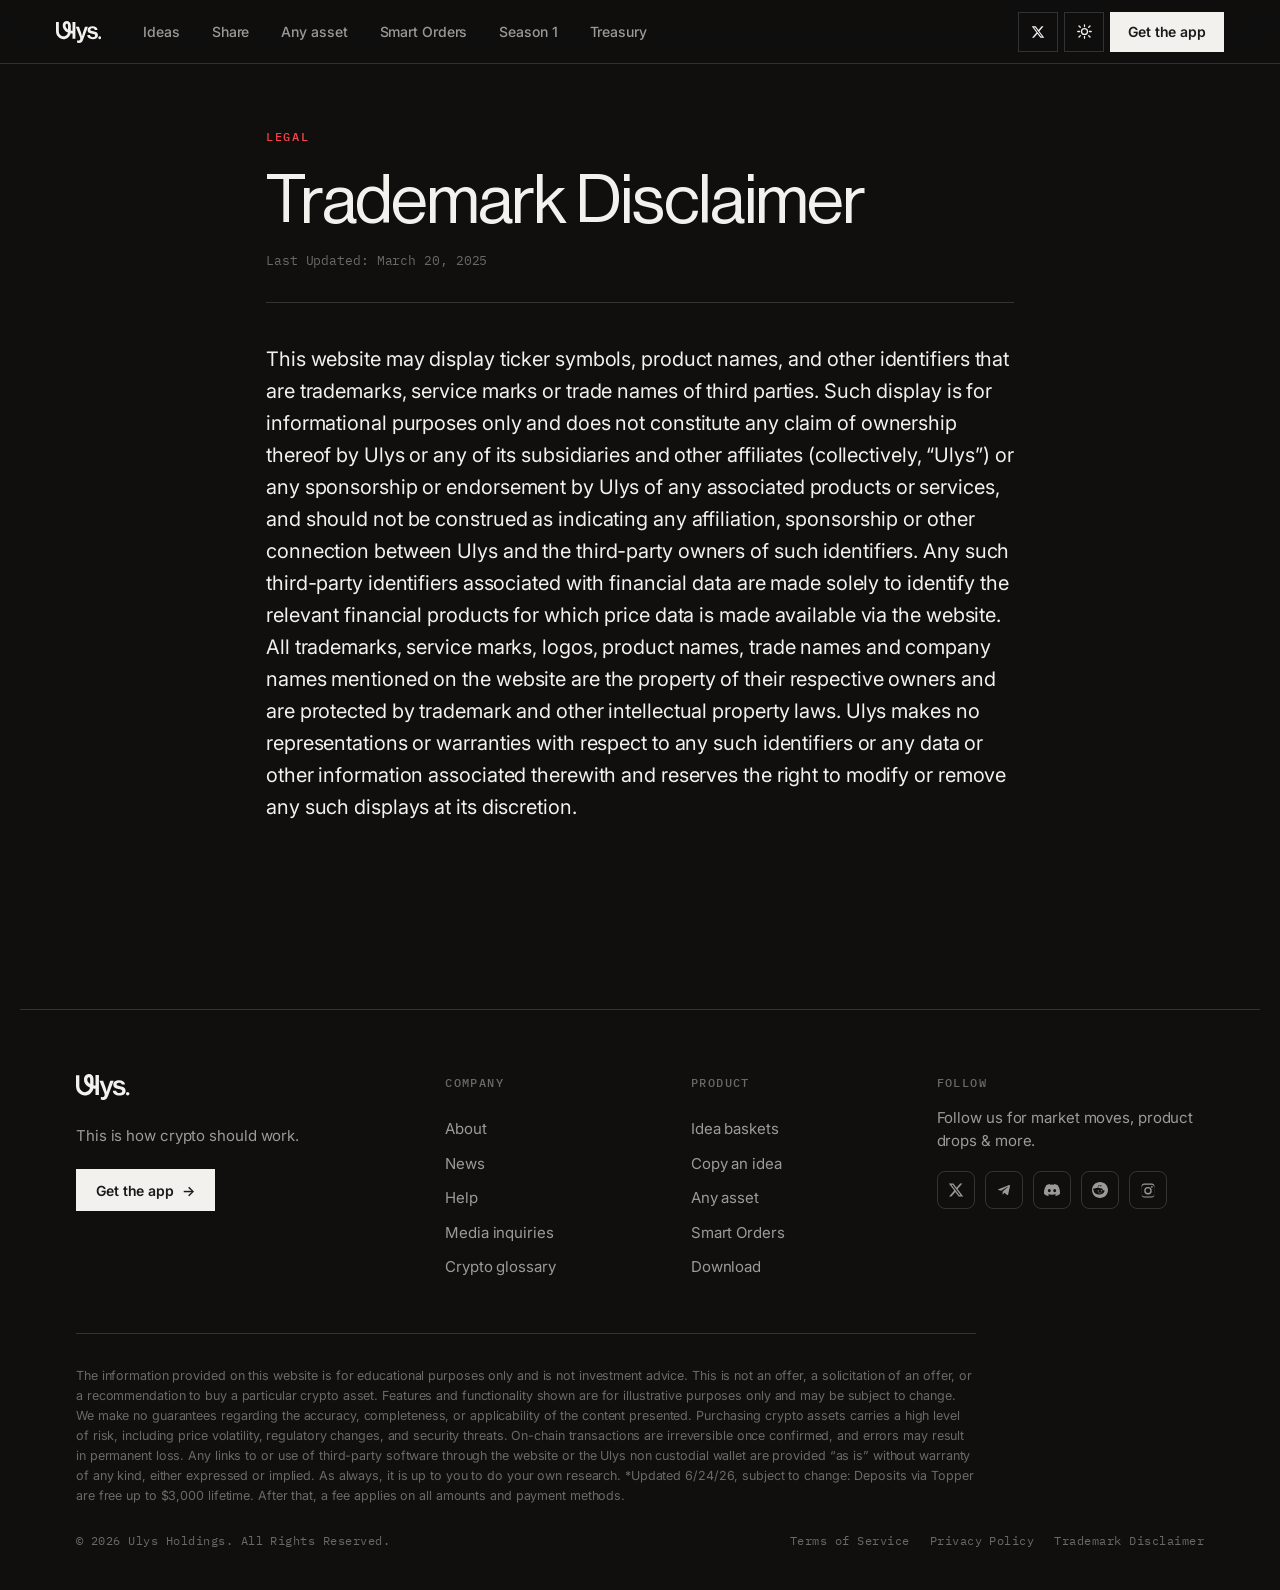
<file: trademark-disclaimer.html>
<!DOCTYPE html>
<html lang="en">
<head>
  <meta charset="UTF-8" />
  <meta name="viewport" content="width=device-width, initial-scale=1.0" />
  <title>Trademark Disclaimer | Ulys</title>
  <meta name="description" content="Ulys Trademark Disclaimer." />
  <link rel="preconnect" href="https://fonts.googleapis.com" />
  <link rel="preconnect" href="https://fonts.gstatic.com" crossorigin />
  <link href="https://fonts.googleapis.com/css2?family=Archivo:wght;500;600;700;800;900&family=IBM+Plex+Mono:wght;500;600&family=Inter:wght;400;500;600;700&display=swap" rel="stylesheet" />
  <link rel="stylesheet" href="styles.css?v=40" />
  <script>(function(){try{if(localStorage.getItem("ulys-theme")!=="light")document.documentElement.setAttribute("data-theme","dark");}catch(e){}})();</script>
</head>
<body>
  <div class="bg-cosmos" aria-hidden="true"><div class="stars stars-1"></div><div class="stars stars-2"></div><div class="vignette"></div></div>
  <div id="site-nav"></div>
  <main class="page">
    <div class="page-header">
      <p class="eyebrow">Legal</p>
      <h1>Trademark Disclaimer</h1>
      <p class="page-meta">Last Updated: March 20, 2025</p>
    </div>
    <div class="doc">
<p class="lead">This website may display ticker symbols, product names, and other identifiers that are trademarks, service marks or trade names of third parties. Such display is for informational purposes only and does not constitute any claim of ownership thereof by Ulys or any of its subsidiaries and other affiliates (collectively, “Ulys”) or any sponsorship or endorsement by Ulys of any associated products or services, and should not be construed as indicating any affiliation, sponsorship or other connection between Ulys and the third-party owners of such identifiers. Any such third-party identifiers associated with financial data are made solely to identify the relevant financial products for which price data is made available via the website. All trademarks, service marks, logos, product names, trade names and company names mentioned on the website are the property of their respective owners and are protected by trademark and other intellectual property laws. Ulys makes no representations or warranties with respect to any such identifiers or any data or other information associated therewith and reserves the right to modify or remove any such displays at its discretion.</p>
    </div>
  </main>
  <div id="site-footer"></div>
  <script src="partials.js?v=40"></script>
  <script src="app.js?v=38"></script>
</body>
</html>
</file>
<file: styles.css>
@font-face {
  font-family: "Neue Haas Display";
  src: url("assets/fonts/NeueHaasDisplayRoman.ttf") format("truetype");
  font-weight: 400; font-style: normal; font-display: swap;
}
/* ============================================================
   Ulys — Jito-inspired editorial redesign
   Light warm background by default, dark variant via [data-theme="dark"].
   Backup of the previous design: git branch backup/original-design
   ============================================================ */
:root {
  --bg: #e4e3dc;          /* warm off-white */
  --surface: #f2f1ee;     /* nav / cards */
  --surface-2: #ffffff;   /* highlighted rows */
  --ink: #1a1a19;
  --muted: rgba(26, 26, 25, 0.62);
  --faint: rgba(26, 26, 25, 0.44);
  --line: rgba(26, 26, 25, 0.16);
  --line-soft: rgba(26, 26, 25, 0.09);
  --btn: #1f1f1e;
  --btn-ink: #f2f1ee;
  --radius: 10px;
  --maxw: 1240px;
  --gutter: clamp(20px, 5vw, 56px);
  --display: "Neue Haas Display", "Helvetica Neue", Arial, sans-serif;
  --mono: "IBM Plex Mono", ui-monospace, SFMono-Regular, Menlo, monospace;
  --body: "Inter", -apple-system, BlinkMacSystemFont, "Helvetica Neue", Arial, sans-serif;
  /* Brand gradients — identical to ulys.ai (bg-gradient-spectrum / bg-gradient-spectrum-soft) */
  --spectrum: linear-gradient(123.07deg, rgb(240, 50, 46) -1.64%, rgb(241, 58, 58) -0.04%, rgb(251, 108, 131) 10.05%, rgb(255, 128, 160) 14.64%, rgb(255, 152, 94) 19.03%, rgb(255, 170, 43) 23.03%, rgb(255, 182, 11) 26.02%, rgb(255, 187, 0) 27.62%, rgb(246, 188, 8) 30.22%, rgb(222, 191, 31) 34.21%, rgb(184, 197, 68) 39.41%, rgb(131, 205, 120) 45.3%, rgb(64, 215, 185) 51.89%, rgb(11, 224, 237) 56.68%, rgb(9, 212, 238) 60.58%, rgb(6, 181, 244) 67.67%, rgb(1, 131, 252) 77.05%, rgb(0, 116, 255) 79.55%, rgb(1, 116, 254) 79.75%, rgb(48, 118, 251) 84.05%, rgb(85, 121, 248) 88.14%, rgb(112, 122, 246) 91.93%, rgb(128, 123, 245) 95.33%, rgb(134, 124, 245) 97.93%);
  --spectrum-soft: linear-gradient(123.07deg, rgb(244, 112, 109) 0%, rgb(255, 207, 76) 25%, rgb(84, 233, 242) 50%, rgb(76, 158, 255) 75%, rgb(166, 163, 248) 100%);
  --rainbow: var(--spectrum);
  --rainbow-soft: var(--spectrum-soft);
  --ease: cubic-bezier(0.22, 1, 0.36, 1);
}
:root[data-theme="dark"] {
  --bg: #100f0e;
  --surface: #1a1a18;
  --surface-2: #201f1c;
  --ink: #f2f1ee;
  --muted: rgba(242, 241, 238, 0.62);
  --faint: rgba(242, 241, 238, 0.4);
  --line: rgba(242, 241, 238, 0.16);
  --line-soft: rgba(242, 241, 238, 0.08);
  --btn: #f2f1ee;
  --btn-ink: #1a1a19;
}

* { box-sizing: border-box; margin: 0; padding: 0; }
html { scroll-behavior: smooth; }
body {
  font-family: var(--body);
  background: var(--bg);
  color: var(--ink);
  line-height: 1.5;
  -webkit-font-smoothing: antialiased;
  overflow-x: hidden;
  letter-spacing: -0.006em;
}
a { color: inherit; text-decoration: none; }
img { max-width: 100%; display: block; }

/* flat editorial background — no animated cosmos in this design */
.bg-cosmos { position: fixed; inset: 0; z-index: -1; background: var(--bg); }
.stars, .light-rays, .vignette { display: none !important; }

/* mono kicker / label utility */
.mono-label {
  font-family: var(--mono); font-size: 12px; font-weight: 500;
  letter-spacing: 0.14em; text-transform: uppercase; color: var(--muted);
}

/* ---------- Nav — full-width bar with bottom rule ---------- */
.navbar-wrap { position: fixed; top: 0; left: 0; right: 0; z-index: 50; pointer-events: none; }
.navbar {
  pointer-events: auto;
  display: flex; align-items: center; gap: 8px;
  width: 100%; height: 64px; padding: 0 var(--gutter);
  background: color-mix(in srgb, var(--bg) 86%, transparent);
  -webkit-backdrop-filter: blur(14px); backdrop-filter: blur(14px);
  border-bottom: 1px solid var(--line);
  transition: background .3s var(--ease);
}
.navbar.is-condensed { background: color-mix(in srgb, var(--bg) 94%, transparent); }
.navbar-logo { display: flex; align-items: center; padding-right: 20px; }
.navbar-wordmark { height: 22px; width: auto; fill: var(--ink); display: block; }
.navbar-links { display: none; align-items: center; gap: 4px; }
@media (min-width: 860px) { .navbar-links { display: flex; } }
.navbar-links a {
  display: flex; align-items: center; height: 40px; padding: 0 14px;
  font-size: 14px; font-weight: 500; color: var(--muted);
  transition: color .15s ease;
}
.navbar-links a:hover { color: var(--ink); }
.navbar-actions { display: flex; align-items: center; gap: 6px; margin-left: auto; }
.navbar-status { display: none; }

.theme-toggle {
  display: inline-flex; align-items: center; justify-content: center;
  width: 40px; height: 40px; border-radius: 8px; border: 1px solid var(--line);
  background: transparent; color: var(--ink); cursor: pointer; transition: background .15s ease;
}
.theme-toggle:hover { background: color-mix(in srgb, var(--ink) 7%, transparent); }
.theme-toggle svg { width: 17px; height: 17px; }
.theme-toggle .icon-sun { display: none; }
:root[data-theme="dark"] .theme-toggle .icon-sun { display: block; }
:root[data-theme="dark"] .theme-toggle .icon-moon { display: none; }

.vsep, .vsep-sm { display: none; }
.navbar-cta {
  display: inline-flex; align-items: center; height: 40px; padding: 0 18px;
  border-radius: 8px; background: var(--btn); color: var(--btn-ink);
  font-size: 14px; font-weight: 600; white-space: nowrap;
  transition: opacity .15s ease, transform .1s ease;
}
.navbar-cta:hover { opacity: .88; }
.navbar-cta:active { transform: scale(.99); }
.navbar-x {
  display: none; align-items: center; justify-content: center;
  width: 40px; height: 40px; border-radius: 8px; border: 1px solid var(--line); color: var(--ink);
  transition: background .15s ease;
}
@media (min-width: 640px) { .navbar-x { display: flex; } }
.navbar-x:hover { background: color-mix(in srgb, var(--ink) 7%, transparent); }
.navbar-x svg { width: 14px; height: 14px; }

/* ---------- Hero — left-aligned editorial ---------- */
.hero { padding: 148px var(--gutter) 0; max-width: var(--maxw); margin: 0 auto; }
.hero-inner { display: flex; flex-direction: column; align-items: flex-start; text-align: left; }
.hero-wordmark { display: none; } /* logo lives in the nav */

.hero-tagline {
  font-family: var(--display);
  font-size: clamp(44px, 8.5vw, 116px);
  font-weight: 800; line-height: 0.94; letter-spacing: -0.03em;
  text-transform: uppercase; color: var(--ink); margin-bottom: 28px;
}
.hero-tagline .grad { color: var(--ink); display: inline-block; }
.hero-tagline .quote { color: var(--muted); }

.tryit {
  display: inline-flex; align-items: center; gap: 7px;
  font-family: var(--mono); font-size: 12px; font-weight: 500; letter-spacing: 0.12em; text-transform: uppercase;
  padding: 10px 0; margin-bottom: 18px;
  background: none; border: none; color: var(--ink); cursor: pointer;
  border-bottom: 1px solid var(--ink);
}
.tryit span { transition: transform .3s var(--ease); }
.tryit.is-active span { transform: rotate(180deg); }

/* command bar */
.command { width: 100%; max-width: 620px; }
.command-input {
  position: relative; display: flow-root; border-radius: 15.5px; /* flow-root: keeps the 1.5px ring visible top + bottom */
  box-shadow: rgba(11, 224, 237, 0.55) 0px 0px 20px -6px, rgba(128, 123, 245, 0.45) 0px 0px 34px -10px, rgba(255, 128, 160, 0.3) 0px 0px 48px -14px;
}
.command-glow {
  position: absolute; inset: 0; border-radius: 15.5px; z-index: 0;
  background-image: var(--spectrum-soft); background-size: 200% 200%; animation: gradient-animation 5s infinite; opacity: .7;
}
.command-bar {
  position: relative; z-index: 1; display: flex; align-items: center; gap: 14px;
  min-height: 62px; padding: 8px 8px 8px 20px; border-radius: 14px;
  margin: 1.5px; background: var(--surface); border: 0;
}
.command-text { flex: 1; text-align: left; font-size: clamp(15px, 2.2vw, 18px); font-weight: 500; color: var(--ink); overflow: hidden; white-space: nowrap; }
.caret { display: inline-block; width: 2px; height: 1.1em; background: var(--ink); margin-left: 2px; vertical-align: text-bottom; animation: caret 1s step-end infinite; }
@keyframes caret { 50% { opacity: 0; } }
.command-send { flex: none; width: 46px; height: 46px; border-radius: 10px; background: var(--btn); color: var(--btn-ink); border: none; cursor: pointer; display: grid; place-items: center; transition: opacity .2s; }
.command-send:hover { opacity: .88; }
.command-send svg { width: 20px; height: 20px; }

.command-idle { }
.command-idle[hidden] { display: none; }
.command-disclaimer { margin-top: 14px; font-family: var(--mono); font-size: 11.5px; letter-spacing: 0.04em; color: var(--faint); }
.command-hint.hero-trust {
  display: flex; flex-wrap: wrap; align-items: center; gap: 0; margin-top: 26px;
  border-top: 1px solid var(--line); width: 100%; max-width: 860px;
}
.hero-trust span {
  font-family: var(--mono); font-size: 12px; letter-spacing: 0.06em; text-transform: uppercase; color: var(--muted);
  padding: 16px 22px 16px 0; border-right: 1px solid var(--line); margin-right: 22px;
}
.hero-trust span:last-child { border-right: none; }
.hero-trust i { display: none; }

/* idea picker (chips reuse the builder-chip look) */
.idea-picker { display: none; flex-direction: column; align-items: flex-start; gap: 14px; margin-top: 22px; }
.idea-picker:not([hidden]) { display: flex; animation: fadeUp .35s var(--ease) both; }
.builder-label { font-family: var(--mono); font-size: 12px; font-weight: 500; letter-spacing: 0.14em; text-transform: uppercase; color: var(--muted); }
.builder-chips { display: flex; flex-wrap: wrap; gap: 10px; }
.builder-chip {
  display: inline-flex; align-items: center; gap: 8px;
  padding: 11px 18px; border-radius: 8px; background: var(--surface); border: 1px solid var(--line);
  color: var(--ink); font-family: inherit; font-size: 15px; font-weight: 500; cursor: pointer;
  transition: border-color .2s, transform .2s, background .2s;
}
.builder-chip:hover { border-color: var(--ink); transform: translateY(-1px); }

/* hero demo: command on the left, the basket Ulys builds on the right */
.hero-demo { display: flex; flex-direction: column; align-items: center; gap: 34px; width: 100%; }
.hero-demo .command { width: 100%; max-width: 620px; }

/* basket shown on an iPhone: the frame PNG has a transparent screen, so the
   screen sits behind it. Screen content is laid out at 390pt (iPhone width)
   and scaled to fit by app.js (--s). Insets/radius measured from the frame. */
.basket-stage { width: 100%; display: flex; flex-direction: column; align-items: center; }
.bk-phone { position: relative; width: min(340px, 72vw); aspect-ratio: 1008 / 2000; }
.bk-phone::before { content: ""; position: absolute; inset: 6% 10%; border-radius: 40px; background: var(--rainbow-soft); opacity: .22; filter: blur(40px); z-index: 0; transition: opacity .8s var(--ease); }

/* carousel: all phones share one grid cell; data-pos moves them around */
.bk-carousel { display: grid; place-items: center; width: 100%; overflow-x: clip; padding: 10px 0 20px; }
.bk-carousel .bk-phone { grid-area: 1 / 1; transition: transform .8s var(--ease), opacity .8s var(--ease), filter .8s var(--ease); }
.bk-phone[data-pos="center"] { z-index: 3; transform: none; opacity: 1; }
.bk-phone[data-pos="left"], .bk-phone[data-pos="right"] { z-index: 1; opacity: .38; filter: saturate(.7); cursor: pointer; }
.bk-phone[data-pos="left"] { transform: translateX(-74%) scale(.8); }
.bk-phone[data-pos="right"] { transform: translateX(74%) scale(.8); }
.bk-phone[data-pos="left"]:hover, .bk-phone[data-pos="right"]:hover { opacity: .6; }
.bk-phone[data-pos="left"]::before, .bk-phone[data-pos="right"]::before { opacity: 0; }
@media (max-width: 560px) {
  .bk-phone[data-pos="left"] { transform: translateX(-66%) scale(.72); }
  .bk-phone[data-pos="right"] { transform: translateX(66%) scale(.72); }
}
@media (prefers-reduced-motion: reduce) { .bk-carousel .bk-phone { transition: none; } }
.bk-frame { position: absolute; inset: 0; width: 100%; height: 100%; z-index: 2; pointer-events: none; user-select: none; }
.bk-screen { position: absolute; left: 7.84%; right: 7.84%; top: 4%; bottom: 3.95%; border-radius: 13.3% / 6.14%; overflow: hidden; background: #0a0a0c; z-index: 1; }
.bk-screen-inner { position: absolute; top: 0; left: 0; width: 390px; height: 845px; padding: 0 16px; color: #fff; transform-origin: 0 0; transform: scale(var(--s, .74)); text-align: left; }
.bk-statusbar { display: flex; justify-content: space-between; align-items: center; height: 54px; padding: 6px 22px 0 26px; font-size: 16px; font-weight: 600; }
.bk-sys { display: inline-flex; align-items: center; gap: 6px; }
.bk-sys svg:first-child { width: 18px; height: 12px; }
.bk-sys svg:last-child { width: 27px; height: 13px; }
.bk-bubble { margin: 18px 0 0 auto; width: fit-content; max-width: 80%; background: #0A84FF; color: #fff; font-size: 15px; line-height: 1.35; padding: 11px 15px; border-radius: 20px 20px 6px 20px; }
.bk-bubble:not([hidden]) { animation: fadeUp .35s var(--ease) both; }
.bk-screen-inner .basket-card { margin-top: 16px; border-radius: 24px; box-shadow: none; }
.bk-screen-inner .basket-card::before { display: none; }

/* basket card — always dark, like the app */
.basket-status {
  display: flex; align-items: center; gap: 8px; min-height: 18px; margin-bottom: 12px;
  font-family: var(--mono); font-size: 11.5px; letter-spacing: 0.08em; text-transform: uppercase; color: var(--muted);
}
.basket-status .pulse { width: 7px; height: 7px; border-radius: 50%; background: var(--spectrum-soft); animation: bk-pulse 1s ease-in-out infinite; }
.basket-status .ok { color: #34c759; }
@keyframes bk-pulse { 50% { opacity: .3; transform: scale(.7); } }

.basket-card {
  position: relative; background: #141417; color: #fff; border-radius: 28px; padding: 26px 20px 20px; text-align: left;
  border: 1px solid rgba(255,255,255,.07); box-shadow: 0 40px 90px rgba(0,0,0,.35);
}
.basket-card::before { content: ""; position: absolute; inset: -1px; border-radius: 28px; background: var(--rainbow-soft); opacity: .14; filter: blur(18px); z-index: -1; }
.bk-orb {
  width: 76px; height: 76px; border-radius: 50%; margin: 0 auto;
  background: radial-gradient(circle at 28% 30%, var(--c1) 0, transparent 62%), radial-gradient(circle at 72% 70%, var(--c2) 0, transparent 66%), #3a3833;
  filter: blur(.4px); transition: opacity .5s var(--ease), transform .5s var(--ease);
}
.bk-title { text-align: center; font-size: 22px; font-weight: 600; letter-spacing: -.01em; margin-top: 14px; min-height: 28px; }
.bk-change { display: flex; justify-content: center; align-items: center; gap: 10px; margin-top: 8px; min-height: 26px; font-size: 14px; color: rgba(255,255,255,.5); }
.bk-change svg.spark { width: 84px; height: 26px; }
.bk-change .val { font-weight: 500; font-variant-numeric: tabular-nums; }
.bk-change .chev { width: 14px; height: 14px; color: rgba(255,255,255,.35); }
.bk-bar { display: flex; gap: 4px; height: 8px; margin: 20px 0 4px; }
.bk-bar span { height: 100%; width: 0; border-radius: 99px; transition: width .9s var(--ease); }
.bk-rows { list-style: none; margin: 0; padding: 0; }
.bk-row {
  display: grid; grid-template-columns: 38px minmax(0, 1fr) auto; gap: 12px; align-items: center;
  padding: 12px 0; border-bottom: 1px solid rgba(255,255,255,.07);
  opacity: 0; transform: translateY(6px); transition: opacity .45s var(--ease), transform .45s var(--ease);
}
.bk-row:last-child { border-bottom: none; }
.bk-row.in { opacity: 1; transform: none; }
.bk-icon { width: 38px; height: 38px; border-radius: 50%; display: grid; place-items: center; font-size: 13px; font-weight: 700; color: #fff; }
.bk-name { font-size: 15.5px; font-weight: 600; white-space: nowrap; overflow: hidden; text-overflow: ellipsis; }
.bk-name span { margin-left: 6px; font-size: 13px; font-weight: 400; letter-spacing: .02em; color: rgba(255,255,255,.4); }
.bk-why { margin-top: 3px; font-size: 13px; line-height: 1.35; color: rgba(255,255,255,.5); display: -webkit-box; -webkit-line-clamp: 2; -webkit-box-orient: vertical; overflow: hidden; min-height: 35px; }
.bk-pct { display: flex; align-items: center; gap: 8px; font-size: 16px; font-weight: 600; font-variant-numeric: tabular-nums; }
.bk-pct i { width: 8px; height: 8px; border-radius: 50%; }
.bk-pct svg { width: 14px; height: 14px; color: rgba(255,255,255,.35); }
.bk-actions { display: flex; gap: 10px; margin-top: 14px; opacity: 0; transition: opacity .4s var(--ease); }
.bk-actions.in { opacity: 1; }
.bk-invest { flex: 1; height: 52px; border: none; border-radius: 999px; font-family: var(--body); font-size: 16px; font-weight: 600; color: #fff; background: linear-gradient(180deg, #3d7ff2, #2463d6); box-shadow: inset 0 1px 0 rgba(255,255,255,.25); cursor: default; }
.bk-share { flex: none; width: 52px; height: 52px; border-radius: 50%; border: none; background: rgba(255,255,255,.08); color: #fff; display: grid; place-items: center; cursor: default; }
.bk-share svg { width: 20px; height: 20px; }

/* skeleton (before / while Ulys builds) — same footprint as the real card */
.basket-card .sk { display: block; background: rgba(255,255,255,.08); border-radius: 6px; }
.basket-card.is-thinking .sk { background: linear-gradient(90deg, rgba(255,255,255,.06) 0%, rgba(255,255,255,.16) 50%, rgba(255,255,255,.06) 100%); background-size: 200% 100%; animation: bk-shimmer 1.2s linear infinite; }
@keyframes bk-shimmer { to { background-position: -200% 0; } }
.basket-card.is-skeleton .bk-orb { background: rgba(255,255,255,.08); }
.basket-card.is-thinking .bk-orb { animation: bk-pulse 1.2s ease-in-out infinite; }
.basket-card.is-skeleton .bk-row { opacity: 1; transform: none; }
.basket-card.is-skeleton .bk-icon { background: rgba(255,255,255,.08); }
.basket-card.is-skeleton .bk-invest { background: rgba(255,255,255,.08); color: rgba(255,255,255,.35); box-shadow: none; }
.basket-card.is-skeleton .bk-actions { opacity: 1; }

@media (prefers-reduced-motion: reduce) {
  .bk-row, .bk-bar span, .bk-actions, .bk-orb { transition: none; }
  .basket-card.is-thinking .sk, .basket-card.is-thinking .bk-orb, .basket-status .pulse { animation: none; }
}

.hero-cta { display: flex; gap: 12px; margin-top: 36px; flex-wrap: wrap; }
.btn-solid, .btn-ghost { font-weight: 600; font-size: 15px; border-radius: 8px; padding: 13px 24px; cursor: pointer; border: 1px solid transparent; transition: opacity .15s, transform .1s, background .15s; white-space: nowrap; }
.btn-solid, .btn-solid.lg { background: var(--btn); color: var(--btn-ink); }
.btn-solid:hover { opacity: .88; }
.btn-ghost { background: transparent; color: var(--ink); border-color: var(--line); }
.btn-ghost:hover { background: color-mix(in srgb, var(--ink) 6%, transparent); }
.btn-solid.lg, .btn-ghost.lg { padding: 15px 30px; font-size: 16px; }

@keyframes fadeUp { from { opacity: 0; transform: translateY(8px); } to { opacity: 1; transform: none; } }

/* ---------- Ticker ---------- */
.ticker { border-top: 1px solid var(--line); border-bottom: 1px solid var(--line); overflow: hidden; padding: 16px 0; margin-top: 90px; }
.ticker-track { display: flex; width: max-content; animation: scroll 48s linear infinite; }
.ticker-group { display: flex; align-items: center; gap: 40px; padding-right: 40px; }
.ticker-track span { font-family: var(--mono); font-size: 14px; font-weight: 500; letter-spacing: 0.06em; text-transform: uppercase; color: var(--muted); white-space: nowrap; }
.ticker-track .tick-sep { color: var(--faint); }
@keyframes scroll { to { transform: translateX(-50%); } }

/* ---------- Feature sections — structured rows ---------- */
.section { max-width: var(--maxw); margin: 0 auto; padding: clamp(64px, 9vw, 120px) var(--gutter) 0; }
.section.fund { border-top: 1px solid var(--line); margin-top: clamp(64px, 9vw, 120px); }
.fund:first-of-type { }
.fund-grid { display: grid; grid-template-columns: 1fr 1fr; gap: clamp(32px, 6vw, 80px); align-items: center; }
.fund.reverse { padding-top: clamp(28px, 4vw, 48px); }
.fund.reverse .fund-grid { }
.section-head { max-width: 520px; }
.eyebrow { font-family: var(--mono); font-size: 12px; font-weight: 500; letter-spacing: 0.14em; text-transform: uppercase; color: var(--muted); margin-bottom: 22px; }
.section h2, .showcase h2, .cta h2 {
  font-family: var(--display); font-weight: 800; text-transform: uppercase;
  font-size: clamp(30px, 4.6vw, 52px); line-height: 0.98; letter-spacing: -0.025em; color: var(--ink);
}
.lede { font-size: clamp(16px, 1.6vw, 18px); color: var(--muted); margin-top: 18px; line-height: 1.6; max-width: 46ch; }
.lede.sub { font-size: 15.5px; color: var(--faint); }
.lede.center { margin-left: auto; margin-right: auto; text-align: center; }
.grad { color: var(--ink); }

.fund-visual { display: flex; justify-content: center; }
.fund-visual img {
  width: 100%; max-width: 460px; border-radius: 18px; border: 1px solid var(--line);
  background: var(--surface);
}
.fund.reverse .section-head { order: 2; }
.fund.reverse .fund-visual { order: 1; }

/* ---------- Showcase ---------- */
.showcase { max-width: var(--maxw); margin: 0 auto; padding: clamp(72px, 11vw, 140px) var(--gutter); border-top: 1px solid var(--line); margin-top: clamp(64px, 9vw, 120px); text-align: center; }
.showcase-inner { display: flex; flex-direction: column; align-items: center; }
.chips { display: flex; flex-wrap: wrap; gap: 10px; justify-content: center; margin-top: 36px; max-width: 720px; }
.chip {
  font-family: var(--mono); font-size: 13px; letter-spacing: 0.03em; color: var(--muted);
  padding: 11px 18px; border-radius: 8px; cursor: pointer;
  background: var(--surface); border: 1px solid var(--line); transition: border-color .2s, transform .2s;
}
.chip:hover { color: var(--ink); border-color: var(--ink); transform: translateY(-2px); }

/* ---------- FAQ ---------- */
.faq.section { border-top: 1px solid var(--line); margin-top: clamp(64px, 9vw, 120px); }
.faq .section-head { max-width: none; text-align: left; margin-bottom: 24px; }
.faq-list { max-width: var(--maxw); margin: 24px auto 0; }
.faq details { border-bottom: 1px solid var(--line); }
.faq details:first-child { border-top: 1px solid var(--line); }
.faq summary { list-style: none; cursor: pointer; padding: 26px 4px; font-family: var(--display); font-size: clamp(17px, 2vw, 22px); font-weight: 600; text-transform: uppercase; letter-spacing: -0.01em; display: flex; align-items: center; justify-content: space-between; gap: 20px; }
.faq summary::-webkit-details-marker { display: none; }
.faq summary i { flex: none; width: 18px; height: 18px; position: relative; }
.faq summary i::before, .faq summary i::after { content: ""; position: absolute; background: var(--ink); border-radius: 2px; }
.faq summary i::before { top: 8px; left: 0; width: 18px; height: 2px; }
.faq summary i::after { left: 8px; top: 0; width: 2px; height: 18px; transition: transform .3s var(--ease); }
.faq details[open] summary i::after { transform: scaleY(0); }
.faq details p { color: var(--muted); font-size: 16px; line-height: 1.65; padding: 0 4px 26px; max-width: 760px; }

/* ---------- CTA ---------- */
.cta { max-width: var(--maxw); margin: clamp(64px, 9vw, 120px) auto 0; padding: 0 var(--gutter); }
.cta-inner { border: 1px solid var(--line); border-radius: 20px; background: var(--surface); padding: clamp(48px, 8vw, 96px) var(--gutter); display: flex; flex-direction: column; align-items: center; text-align: center; }
.cta h2 { max-width: 16ch; }
.store-badges { display: flex; gap: 12px; margin-top: 32px; flex-wrap: wrap; justify-content: center; }
.store-badge { display: flex; align-items: center; gap: 12px; padding: 12px 22px; border-radius: 10px; background: var(--btn); color: var(--btn-ink); transition: opacity .2s; }
.store-badge:hover { opacity: .9; }
.store-badge svg { width: 24px; height: 24px; }
.store-badge span { display: flex; flex-direction: column; font-size: 17px; font-weight: 700; line-height: 1.1; }
.store-badge small { font-size: 11px; font-weight: 500; opacity: .7; }

/* ---------- Footer ---------- */
.footer { border-top: 1px solid var(--line); margin-top: clamp(72px, 10vw, 140px); padding: 64px var(--gutter) 40px; max-width: var(--maxw); margin-left: auto; margin-right: auto; }
.footer-grid { display: grid; grid-template-columns: 1.6fr 1fr 1fr 1.3fr; gap: 40px; padding-bottom: 48px; }
.footer-brand { max-width: 260px; }
.footer-wordmark { height: 26px; width: auto; fill: var(--ink); display: block; }
.footer-brand p { color: var(--muted); font-size: 15px; line-height: 1.55; margin-top: 18px; }
.footer-cta { display: inline-flex; align-items: center; gap: 8px; margin-top: 22px; height: 42px; padding: 0 20px; border-radius: 8px; background: var(--btn); color: var(--btn-ink); font-size: 14px; font-weight: 600; transition: opacity .2s; }
.footer-cta:hover { opacity: .88; }
.footer-cta span { transition: transform .2s ease; }
.footer-cta:hover span { transform: translateX(3px); }
.footer-col { display: flex; flex-direction: column; }
.footer-col h4 { font-family: var(--mono); font-size: 12px; font-weight: 500; letter-spacing: 0.12em; text-transform: uppercase; color: var(--faint); margin-bottom: 20px; }
.footer-col a { color: var(--muted); font-size: 15px; padding: 6px 0; transition: color .2s; }
.footer-col a:hover { color: var(--ink); }
.footer-social p { color: var(--muted); font-size: 15px; line-height: 1.55; margin: -6px 0 18px; }
.footer-socials { display: flex; gap: 10px; }
.footer-socials a { display: flex; align-items: center; justify-content: center; width: 38px; height: 38px; border-radius: 8px; border: 1px solid var(--line); color: var(--muted); transition: color .2s, border-color .2s; }
.footer-socials a:hover { color: var(--ink); border-color: var(--ink); }
.footer-socials svg { width: 16px; height: 16px; }
.footer-legal { color: var(--faint); font-size: 12.5px; line-height: 1.6; max-width: 900px; padding-top: 32px; border-top: 1px solid var(--line); }
.footer-bottom { display: flex; justify-content: space-between; gap: 16px; flex-wrap: wrap; margin-top: 26px; font-family: var(--mono); font-size: 12px; letter-spacing: 0.04em; color: var(--faint); }
.footer-policy { display: flex; gap: 20px; }
.footer-policy a:hover { color: var(--ink); }

/* ---------- Sub-pages ---------- */
.page { max-width: 860px; margin: 0 auto; padding: 128px var(--gutter) 40px; }
.page-wide { max-width: var(--maxw); }
.page-header { margin-bottom: 40px; padding-bottom: 32px; border-bottom: 1px solid var(--line); }
.page-header .eyebrow { color: var(--muted); }
.page-header h1 { font-family: var(--display); font-size: clamp(34px, 6vw, 68px); font-weight: 800; text-transform: uppercase; letter-spacing: -0.03em; line-height: 0.98; margin-top: 14px; }
.page-meta { font-family: var(--mono); color: var(--faint); font-size: 13px; margin-top: 16px; }
.doc { color: var(--muted); font-size: 16px; line-height: 1.7; }
.doc > h2 { color: var(--ink); font-family: var(--display); font-size: clamp(22px, 3vw, 28px); font-weight: 700; text-transform: uppercase; letter-spacing: -0.02em; margin: 44px 0 14px; }
.doc > h3 { color: var(--ink); font-size: 20px; font-weight: 600; margin: 32px 0 12px; }
.doc p { margin: 0 0 18px; }
.doc ul, .doc ol { margin: 0 0 18px; padding-left: 22px; }
.doc li { margin: 0 0 10px; }
.doc a { color: var(--ink); text-decoration: underline; text-underline-offset: 2px; }
.doc strong { color: var(--ink); font-weight: 600; }
.doc hr { border: none; border-top: 1px solid var(--line); margin: 36px 0; }
.doc .lead { font-size: clamp(17px, 2.2vw, 20px); color: var(--ink); line-height: 1.6; }

.card-grid { display: grid; grid-template-columns: repeat(3, 1fr); gap: 18px; }
@media (max-width: 900px) { .card-grid { grid-template-columns: repeat(2, 1fr); } }
@media (max-width: 600px) { .card-grid { grid-template-columns: 1fr; } }
.term-card { display: flex; flex-direction: column; padding: 24px; border-radius: 12px; background: var(--surface); border: 1px solid var(--line); transition: border-color .2s, transform .2s; color: inherit; }
.term-card:hover { transform: translateY(-3px); border-color: var(--ink); }
.term-card .term-date { font-family: var(--mono); font-size: 12px; color: var(--faint); }
.term-card h3 { font-family: var(--display); font-size: 19px; font-weight: 700; text-transform: uppercase; color: var(--ink); margin: 10px 0; }
.term-card p { font-size: 14.5px; color: var(--muted); line-height: 1.6; margin: 0; }
.term-card .term-more { margin-top: 16px; font-family: var(--mono); font-size: 12px; color: var(--ink); }
.glossary-tools { margin-bottom: 28px; }
.glossary-search { width: 100%; max-width: 420px; height: 46px; padding: 0 18px; border-radius: 8px; background: var(--surface); border: 1px solid var(--line); color: var(--ink); font-family: inherit; font-size: 15px; outline: none; transition: border-color .2s; }
.glossary-search:focus { border-color: var(--ink); }
.glossary-search::placeholder { color: var(--faint); }
.cms-state { color: var(--faint); font-family: var(--mono); font-size: 14px; padding: 40px 0; }
.cms-state.error { color: #c0392b; }

/* ---------- Reveal ---------- */
.reveal { opacity: 0; transform: translateY(20px); transition: opacity .7s var(--ease), transform .7s var(--ease); }
.reveal.in { opacity: 1; transform: none; }

/* ---------- Responsive ---------- */
@media (max-width: 860px) {
  .fund-grid { grid-template-columns: 1fr; gap: 32px; }
  .fund.reverse .section-head { order: 0; }
  .fund.reverse .fund-visual { order: 0; }
  .footer-grid { grid-template-columns: 1fr 1fr; gap: 40px 24px; }
  .footer-brand { grid-column: 1 / -1; max-width: none; }
}
@media (max-width: 520px) {
  .footer-grid { grid-template-columns: 1fr; }
  .footer-bottom { flex-direction: column; }
  .hero-trust span { border-right: none; padding-right: 0; }
}
@media (prefers-reduced-motion: reduce) {
  * { animation-duration: .001ms !important; animation-iteration-count: 1 !important; }
  .reveal { opacity: 1; transform: none; }
}

/* ============================================================
   Brand rainbow accents woven into the editorial layout
   ============================================================ */
/* hero headline — the signature multi-color moment */
.hero-tagline .grad {
  background: var(--rainbow); -webkit-background-clip: text; background-clip: text; color: transparent;
}
/* section kickers + showcase accent in brand gradient */
.eyebrow, .page-header .eyebrow {
  background: var(--rainbow); -webkit-background-clip: text; background-clip: text;
  color: transparent;
}
.showcase h2 .grad {
  background: var(--rainbow); -webkit-background-clip: text; background-clip: text; color: transparent;
}
/* Try it — rainbow underline */
.tryit { border-bottom: 2px solid transparent; border-image: var(--rainbow) 1; }
/* FAQ toggles pick up the gradient */
.faq summary i::before, .faq summary i::after { background: var(--rainbow); }
/* prompt chips glow rainbow on hover */
.chip:hover { border-color: transparent; background: linear-gradient(var(--surface), var(--surface)) padding-box, var(--rainbow) border-box; }
.builder-chip:hover { border-color: transparent; background: linear-gradient(var(--surface), var(--surface)) padding-box, var(--rainbow) border-box; }
.builder-chip.is-on { border-color: transparent; background: linear-gradient(var(--surface), var(--surface)) padding-box, var(--rainbow) border-box; }
.command-send { transition: opacity .2s, transform .15s; }
.command-send.is-pressed { transform: scale(.9); }

/* ---- Neue Haas Display (Roman) — use its real weight, no faux bold ---- */
* { font-synthesis: none; }
.hero-tagline,
.section h2, .showcase h2, .cta h2,
.page-header h1,
.faq summary,
.doc > h2,
.term-card h3 { font-weight: 400; letter-spacing: -0.02em; }

/* ---- Sentence case for display headings (no all-caps) ---- */
.hero-tagline, .section h2, .showcase h2, .cta h2,
.page-header h1, .faq summary, .doc > h2, .term-card h3 { text-transform: none; letter-spacing: -0.025em; }
.hero-tagline { letter-spacing: -0.03em; }

/* ---- Smart Orders section ---- */
.smart-points { list-style: none; margin: 28px 0 0; padding: 0; display: flex; flex-direction: column; gap: 14px; }
.smart-points li { display: flex; gap: 12px; font-size: 15.5px; color: var(--muted); line-height: 1.5; }
.smart-points li span { font-family: var(--mono); font-size: 12px; color: var(--ink); opacity: .45; flex: none; }

/* phone mockup (always dark, like a real device) */
.phone { position: relative; width: 100%; max-width: 300px; margin: 0 auto; padding: 10px; border-radius: 42px; background: #050506; border: 1px solid rgba(255,255,255,.08); box-shadow: 0 40px 90px rgba(0,0,0,.4); }
.phone::before { content: ""; position: absolute; inset: -1px; border-radius: 42px; background: var(--rainbow-soft); opacity: .16; filter: blur(16px); z-index: -1; }
.phone-screen { background: #0a0a0c; border-radius: 33px; padding: 14px 16px 18px; color: #fff; }
.ph-status { display: flex; align-items: center; justify-content: space-between; font-size: 13px; font-weight: 600; padding: 4px 4px 10px; }
.ph-sys { display: inline-flex; align-items: center; gap: 5px; color: #fff; }
.ph-close { width: 34px; height: 34px; border-radius: 50%; background: rgba(255,255,255,.08); color: #fff; border: none; display: grid; place-items: center; cursor: default; }
.ph-bubble { margin: 12px 0 0 auto; max-width: 82%; background: #0A84FF; color: #fff; font-size: 13.5px; line-height: 1.35; padding: 11px 14px; border-radius: 18px 18px 5px 18px; }
.ph-card { margin-top: 16px; background: #141417; border-radius: 22px; padding: 22px 18px; text-align: center; }
.ph-title { font-size: 15px; font-weight: 600; color: #fff; }
.ph-amount { font-family: var(--display); font-size: 52px; font-weight: 400; letter-spacing: -.03em; margin: 6px 0 10px; color: #fff; }
.ph-cond { font-size: 13.5px; color: #ededed; display: inline-flex; align-items: center; gap: 6px; }
.ph-cond svg { color: rgba(255,255,255,.5); }
.ph-divider { height: 1px; background: rgba(255,255,255,.1); margin: 18px 0; }
.ph-toggle { display: flex; background: rgba(255,255,255,.06); border-radius: 999px; padding: 4px; }
.ph-toggle span { flex: 1; text-align: center; font-size: 14px; font-weight: 600; padding: 9px 0; border-radius: 999px; color: rgba(255,255,255,.5); }
.ph-toggle span.on { background: rgba(255,255,255,.14); color: #fff; }
.ph-odds { font-size: 13.5px; color: rgba(255,255,255,.55); margin: 18px 0 14px; line-height: 1.5; }
.ph-odds strong { color: #fff; font-weight: 600; }
.ph-slider { position: relative; height: 6px; background: rgba(255,255,255,.14); border-radius: 999px; margin: 6px 6px 22px; }
.ph-slider-fill { position: absolute; left: 0; top: 0; bottom: 0; width: 42%; background: #14b8a6; border-radius: 999px; }
.ph-knob { position: absolute; left: 42%; top: 50%; width: 20px; height: 20px; border-radius: 50%; background: #fff; transform: translate(-50%, -50%); box-shadow: 0 2px 6px rgba(0,0,0,.4); }
.ph-btn { width: 100%; padding: 15px; border-radius: 16px; background: rgba(255,255,255,.08); color: rgba(255,255,255,.55); border: none; font-family: inherit; font-size: 15px; font-weight: 600; cursor: default; }

/* hero trust row — clean single inline line with subtle dividers */
.command-hint.hero-trust {
  display: flex; flex-wrap: wrap; align-items: center; gap: 0;
  margin-top: 26px; padding-top: 18px; border-top: 1px solid var(--line);
  width: 100%; max-width: 760px;
}
.hero-trust span {
  font-family: var(--mono); font-size: 11.5px; letter-spacing: 0.03em; text-transform: uppercase;
  color: var(--muted); padding: 0; border-right: none; margin: 0; display: inline-flex; align-items: center;
}
.hero-trust span:not(:last-child)::after {
  content: ""; width: 1px; height: 11px; background: var(--line); margin: 0 16px; display: inline-block;
}
.hero-trust i { display: none; }
@media (max-width: 560px) { .hero-trust span:not(:last-child)::after { margin: 0 10px; } }

/* ---- Gradient text: identical to ulys.ai (spectrum, 200% size, 5s pan) ---- */
:root { --rainbow-blend: var(--spectrum); }
@keyframes gradient-animation { 0% { background-position: 0% 50%; } 50% { background-position: 100% 50%; } 100% { background-position: 0% 50%; } }
.grad-text,
.hero-tagline .grad,
.eyebrow, .page-header .eyebrow,
.showcase h2 .grad {
  background-image: var(--spectrum); background-size: 200% 200%; animation: gradient-animation 5s infinite;
  -webkit-background-clip: text; background-clip: text; color: transparent;
}
@media (prefers-reduced-motion: reduce) {
  .grad-text, .hero-tagline .grad, .eyebrow, .page-header .eyebrow, .showcase h2 .grad, .command-glow { animation: none; }
}
/* soften the accent borders/toggles too */
.tryit { border-image: var(--rainbow-soft) 1; }
.faq summary i::before, .faq summary i::after { background: var(--rainbow-blend); }

/* ---- Center the top hero ---- */
.hero-inner { align-items: center; text-align: center; }
.command { margin-left: auto; margin-right: auto; }
.command-disclaimer { text-align: center; }
.command-hint.hero-trust { justify-content: center; margin-left: auto; margin-right: auto; }
.idea-picker { align-items: center; }
.builder-chips { justify-content: center; }
.basket-status { justify-content: center; }
.hero-cta { justify-content: center; }

/* UI mockups: no container frame, larger (kept from the de-frame change) */
.fund-visual { display: flex; justify-content: center; }
.fund-visual img { width: 100%; max-width: 620px; border: none; background: none; border-radius: 24px; box-shadow: 0 30px 70px rgba(0,0,0,.16); }
:root[data-theme="dark"] .fund-visual img { box-shadow: 0 30px 70px rgba(0,0,0,.5); }
@media (min-width: 861px) { .fund-grid { grid-template-columns: 1fr 1.15fr; } .fund.reverse .fund-grid { grid-template-columns: 1.15fr 1fr; } }

/* Fix: size wordmark SVGs that partials.js wraps in a <span> (nav + footer) */
.navbar-wordmark svg { height: 22px; width: auto; display: block; fill: currentColor; }
.footer-wordmark { display: inline-flex; }
.footer-wordmark svg { height: 26px; width: auto; display: block; fill: var(--ink); }

/* phones: let a long idea wrap inside the bar instead of cutting off */
@media (max-width: 560px) { .command-text { white-space: normal; line-height: 1.35; } }

/* ============================================================
   Below the hero — blueprint layout (inspired by jtx.com):
   hairline rails, + marks, corner brackets, a pinned scroll story
   and bento cards with phones rising out of them.
   ============================================================ */
.below { position: relative; --rail: max(var(--gutter), calc(50% - var(--maxw) / 2 + var(--gutter))); }
.below::before, .below::after { content: ""; position: absolute; top: 0; bottom: 0; width: 1px; background: var(--line-soft); pointer-events: none; z-index: 0; }
.below::before { left: var(--rail); }
.below::after { right: var(--rail); }
@media (max-width: 700px) { .below::before, .below::after { display: none; } }

/* full-width hairline with + marks where it crosses the rails */
.rule { position: relative; height: 1px; background: var(--line-soft); }
.rule::before, .rule::after { content: "+"; position: absolute; top: -10px; font: 300 18px/1 var(--mono); color: var(--faint); transform: translateX(-50%); }
.rule::before { left: var(--rail); }
.rule::after { left: calc(100% - var(--rail)); }
@media (max-width: 700px) { .rule::before, .rule::after { display: none; } }

/* small mono label with a square bullet */
.mlabel { display: flex; align-items: center; gap: 10px; font-family: var(--mono); font-size: 12px; font-weight: 500; letter-spacing: .12em; text-transform: uppercase; color: var(--muted); }
.mlabel.center { justify-content: center; }
.mlabel .sq { width: 7px; height: 7px; background: var(--ink); flex: none; }
.dim { color: var(--faint); }

/* corner brackets */
.brk { position: absolute; inset: 12px; pointer-events: none; z-index: 1; }
.brk i { position: absolute; width: 14px; height: 14px; border: 0 solid var(--faint); opacity: .7; }
.brk i:nth-child(1) { top: 0; left: 0; border-top-width: 1px; border-left-width: 1px; }
.brk i:nth-child(2) { top: 0; right: 0; border-top-width: 1px; border-right-width: 1px; }
.brk i:nth-child(3) { bottom: 0; left: 0; border-bottom-width: 1px; border-left-width: 1px; }
.brk i:nth-child(4) { bottom: 0; right: 0; border-bottom-width: 1px; border-right-width: 1px; }

/* ---------- Pinned story ---------- */
.story { position: relative; height: calc(var(--steps) * 80vh + 100vh); margin-top: clamp(40px, 7vw, 100px); }
.story-anchor { position: absolute; left: 0; top: calc(var(--k) * 80vh + 10vh); width: 1px; height: 1px; }
.story-stage {
  position: sticky; top: 0; height: 100vh; min-height: 620px; max-width: var(--maxw); margin: 0 auto;
  padding: 96px var(--gutter) 36px; display: grid; grid-template-columns: minmax(0, 1fr) minmax(0, 1fr);
  align-items: center; gap: clamp(32px, 5vw, 80px); z-index: 1;
}
.story-h { font-family: var(--display); font-weight: 400; font-size: clamp(28px, 3.2vw, 44px); line-height: 1.04; letter-spacing: -.025em; color: var(--ink); margin-top: 18px; max-width: 18ch; }
.story-steps { position: relative; margin-top: clamp(28px, 6vh, 64px); min-height: clamp(230px, 32vh, 290px); }
.story-step { position: absolute; top: 0; left: 0; right: 0; opacity: 0; transform: translateY(28px); filter: blur(8px); transition: opacity .6s var(--ease), transform .6s var(--ease), filter .6s var(--ease); pointer-events: none; }
.story-step.is-past { transform: translateY(-28px); }
.story-step.is-active { opacity: 1; transform: none; filter: none; pointer-events: auto; }
.story-num { font-family: var(--mono); font-size: 13px; color: var(--muted); letter-spacing: .06em; }
.story-step h3 { font-family: var(--display); font-weight: 400; font-size: clamp(40px, 5vw, 72px); line-height: .98; letter-spacing: -.035em; color: var(--ink); margin: 14px 0 18px; }
.story-step p:last-child { font-size: clamp(16px, 1.4vw, 18px); line-height: 1.55; color: var(--muted); max-width: 42ch; }
.story-progress { display: flex; gap: 10px; margin-top: 8px; }
.story-progress button {
  position: relative; flex: 0 0 auto; width: 76px; padding: 14px 0 0; background: none; border: 0; cursor: pointer; text-align: left;
  font-family: var(--mono); font-size: 11px; font-weight: 500; letter-spacing: .1em; text-transform: uppercase; color: var(--faint); transition: color .3s;
}
.story-progress button::before, .story-progress button::after { content: ""; position: absolute; top: 0; left: 0; height: 2px; border-radius: 2px; }
.story-progress button::before { right: 0; background: var(--line); }
.story-progress button::after { width: calc(var(--fill, 0) * 100%); background: linear-gradient(90deg, color-mix(in srgb, var(--ink) 25%, transparent), color-mix(in srgb, var(--ink) 85%, transparent)); }
.story-progress button.is-active, .story-progress button:hover { color: var(--ink); }

.story-visual { position: relative; height: 100%; display: grid; place-items: center; --pw: min(330px, calc((100vh - 170px) * .504)); }
.story-visual .brk { inset: 4% 6%; }
.bp-cross { position: absolute; inset: 0; pointer-events: none; }
.bp-cross::before, .bp-cross::after { content: ""; position: absolute; background: var(--line-soft); }
.bp-cross::before { left: 0; right: 0; top: 50%; height: 1px; }
.bp-cross::after { top: 0; bottom: 0; left: 50%; width: 1px; }
.story-phone { position: relative; z-index: 2; width: var(--pw); }
.story-phone::before { content: ""; position: absolute; inset: 8% 6%; border-radius: 48px; background: var(--rainbow-soft); opacity: .25; filter: blur(46px); z-index: 0; }
.story-screen { opacity: 0; filter: blur(6px); transition: opacity .55s var(--ease), filter .55s var(--ease); pointer-events: none; }
.story-screen.is-active { opacity: 1; filter: none; pointer-events: auto; }

/* floating link pill (share + copy steps) */
.story-link, .s-link {
  position: absolute; z-index: 3; display: flex; align-items: center; gap: 12px; padding: 12px 18px 12px 12px; border-radius: 16px;
  background: color-mix(in srgb, var(--surface) 82%, transparent); border: 1px solid var(--line); box-shadow: 0 24px 60px rgba(0,0,0,.28);
  backdrop-filter: blur(14px); -webkit-backdrop-filter: blur(14px); text-align: left;
}
.story-link { right: calc(50% + var(--pw) / 2 - 22px); top: 16%; opacity: 0; transform: translate(-12px, 10px) scale(.96); transition: opacity .5s var(--ease), transform .5s var(--ease); }
.story-stage[data-step="2"] .story-link, .story-stage[data-step="3"] .story-link { opacity: 1; transform: none; }
.s-link-icon { width: 38px; height: 38px; border-radius: 11px; display: grid; place-items: center; color: #fff; background: var(--spectrum-soft); flex: none; }
.s-link-icon svg { width: 18px; height: 18px; }
.story-link b, .s-link b { display: block; font-size: 14px; font-weight: 600; color: var(--ink); }
.story-link span, .s-link span { white-space: nowrap; }
.story-link small, .s-link small { display: block; font-family: var(--mono); font-size: 11.5px; color: var(--muted); margin-top: 2px; }

@media (max-width: 900px) {
  .story-stage { grid-template-columns: minmax(0, 1fr); grid-template-rows: auto 1fr; align-items: start; padding-top: 84px; gap: 14px; height: 100svh; }
  .story-h { display: none; }
  .story-steps { margin-top: 14px; min-height: 150px; }
  .story-step h3 { font-size: 34px; margin: 6px 0 8px; }
  .story-step p:last-child { font-size: 15px; }
  .story-progress { margin-top: 0; }
  .story-visual { --pw: min(300px, 70vw, calc((100svh - 390px) * .504)); }
  .story-link { right: auto; left: 50%; top: auto; bottom: 2%; transform: translate(-50%, 8px) scale(.9); }
  .story-stage[data-step="2"] .story-link, .story-stage[data-step="3"] .story-link { transform: translate(-50%, 0) scale(.86); }
}

/* ---------- Bento ---------- */
.bento-wrap { padding-top: clamp(80px, 10vw, 140px); padding-bottom: clamp(80px, 10vw, 140px); }
.bento-head h2 { font-family: var(--display); font-weight: 400; font-size: clamp(34px, 4.8vw, 66px); line-height: 1; letter-spacing: -.03em; color: var(--ink); margin-top: 18px; max-width: 18ch; text-transform: none; }
.lit .w { transition: opacity .25s linear; }
.bento { display: grid; grid-template-columns: 1fr 1fr; gap: 16px; margin-top: clamp(36px, 5vw, 64px); }
.bcard {
  position: relative; isolation: isolate; overflow: hidden; display: flex; flex-direction: column; min-height: 600px;
  padding: clamp(28px, 3.4vw, 44px) clamp(24px, 3.4vw, 44px) 0; border: 1px solid var(--line); border-radius: 6px;
  background: color-mix(in srgb, var(--surface) 55%, transparent);
}
.bcard::before { content: ""; position: absolute; inset: 0; z-index: -1; pointer-events: none; opacity: 0; transition: opacity .4s;
  background: radial-gradient(520px circle at var(--mx, 50%) var(--my, 30%), color-mix(in srgb, var(--ink) 7%, transparent), transparent 60%); }
.bcard:hover::before { opacity: 1; }
.bcard.wide { grid-column: 1 / -1; flex-direction: row; gap: clamp(24px, 4vw, 64px); min-height: 560px; }
.bcard-copy { position: relative; z-index: 2; }
.bcard.wide .bcard-copy { flex: 1 1 0; align-self: center; padding-bottom: clamp(28px, 3.4vw, 44px); }
.bcard .tag { font-family: var(--mono); font-size: 12px; font-weight: 500; letter-spacing: .08em; text-transform: uppercase; color: var(--muted); }
.bcard h3 { font-family: var(--display); font-weight: 400; font-size: clamp(30px, 3.1vw, 44px); line-height: 1.02; letter-spacing: -.028em; color: var(--ink); margin: 16px 0 14px; }
.bcard p:not(.tag) { font-size: 16px; line-height: 1.55; color: var(--muted); max-width: 44ch; }
.bcard-visual { position: relative; z-index: 1; margin-top: auto; display: flex; justify-content: center; align-items: flex-start; padding-top: 40px; height: 360px; }
.bcard.wide .bcard-visual { flex: 1 1 0; height: auto; align-self: stretch; padding-top: 48px; }
.bcard-visual .bk-phone { width: 290px; flex: none; transform: translateY(var(--py, 0px)); will-change: transform; }
.bcard-visual .bk-phone::before { content: ""; position: absolute; inset: 6% 8%; border-radius: 40px; background: var(--rainbow-soft); opacity: .2; filter: blur(40px); z-index: 0; }
.bcard-visual.pair .bk-phone { width: 250px; }
.bcard-visual.pair .back { margin-right: -96px; margin-top: 46px; opacity: .55; filter: saturate(.7); }
.bcard-visual.pair .front { z-index: 2; }
.bk-screen > img { position: absolute; inset: 0; width: 100%; height: 100%; object-fit: cover; }
.s-chains { display: flex; flex-wrap: wrap; gap: 8px; margin-top: 24px; }
.s-chains span { font-family: var(--mono); font-size: 11.5px; letter-spacing: .04em; color: var(--ink); padding: 7px 11px; border: 1px solid var(--line); border-radius: 999px; background: color-mix(in srgb, var(--surface) 70%, transparent); }
@media (max-width: 900px) {
  .bento { grid-template-columns: minmax(0, 1fr); }
  .bcard, .bcard.wide { flex-direction: column; min-height: 0; }
  .bcard-visual, .bcard.wide .bcard-visual { height: 330px; }
  .bcard-visual .bk-phone { width: 250px; }
  .bcard-visual.pair .bk-phone { width: 210px; }
  .bcard-visual.pair .back { margin-right: -80px; }
}

/* ---------- Drifting idea chips ---------- */
.ideas-mq { overflow: hidden; }
.ideas-mq .mlabel { margin-bottom: 18px; }
.mq { overflow: hidden; margin-top: 18px; -webkit-mask-image: linear-gradient(90deg, transparent, #000 12%, #000 88%, transparent); mask-image: linear-gradient(90deg, transparent, #000 12%, #000 88%, transparent); }
.ideas-mq .mq:first-of-type { margin-top: 44px; }
.mq-track { display: flex; gap: 12px; width: max-content; animation: scroll 60s linear infinite; }
.mq.rev .mq-track { animation-direction: reverse; animation-duration: 70s; }
.mq:hover .mq-track { animation-play-state: paused; }
.mq .chip { white-space: nowrap; cursor: default; }
@media (prefers-reduced-motion: reduce) { .mq-track { animation: none; } }

/* ============================================================
   Phone screens (390pt-wide app UI, always dark)
   ============================================================ */
.s-kicker { font-size: 13px; font-weight: 600; letter-spacing: .02em; color: rgba(255,255,255,.5); margin: 18px 4px 0; }
.s-orb { flex: none; width: 40px; height: 40px; border-radius: 50%; background: radial-gradient(circle at 28% 30%, var(--c1) 0, transparent 62%), radial-gradient(circle at 72% 70%, var(--c2) 0, transparent 66%), #3a3833; }
.s-bar { margin: 14px 0 6px; }
.s-bar span { transition: width .6s var(--ease); }
.s-btn { display: grid; place-items: center; width: 100%; margin-top: 14px; }
.up { color: #34c759; } .down { color: #ff5a6e; }

/* mini basket card */
.s-mini { margin-top: 16px; background: #141417; border: 1px solid rgba(255,255,255,.07); border-radius: 24px; padding: 18px 16px 16px; }
.s-mini-head { display: flex; align-items: center; gap: 12px; }
.s-mini-head b { display: block; font-size: 17px; font-weight: 600; }
.s-mini-head small { display: block; font-size: 13px; margin-top: 2px; font-weight: 500; }
.s-rows { list-style: none; margin: 4px 0 0; padding: 0; }
.s-rows li { display: grid; grid-template-columns: 34px minmax(0, 1fr) auto; align-items: center; gap: 12px; padding: 9px 0; border-bottom: 1px solid rgba(255,255,255,.06); }
.s-rows li:last-child { border-bottom: 0; }
.s-rows .bk-icon, .s-list .bk-icon { width: 34px; height: 34px; font-size: 12px; }
.s-rows b, .s-list b { font-size: 15px; font-weight: 600; white-space: nowrap; overflow: hidden; text-overflow: ellipsis; }
.s-rows em, .s-list em { font-style: normal; font-weight: 400; font-size: 12.5px; color: rgba(255,255,255,.4); margin-left: 6px; }
.s-pct { display: inline-flex; align-items: center; gap: 7px; font-size: 15px; font-weight: 600; font-variant-numeric: tabular-nums; }
.s-pct i { width: 7px; height: 7px; border-radius: 50%; }
.s-note { font-size: 12.5px; color: rgba(255,255,255,.45); text-align: center; margin-top: 10px; }

/* step 1 — chat */
.s-chat .bk-bubble { margin-top: 16px; }
.s-steps { list-style: none; margin: 16px 0 0; padding: 0 4px; display: grid; gap: 10px; }
.s-steps li { display: flex; align-items: center; gap: 10px; font-size: 14px; color: rgba(255,255,255,.75); opacity: 0; transform: translateY(6px); transition: opacity .4s var(--ease), transform .4s var(--ease); }
.s-steps i { width: 18px; height: 18px; border-radius: 50%; flex: none; background: #34c759; position: relative; }
.s-steps i::after { content: ""; position: absolute; left: 6px; top: 3.5px; width: 4px; height: 8px; border: solid #0a0a0c; border-width: 0 2px 2px 0; transform: rotate(45deg); }
.s-chat .s-mini { opacity: 0; transform: translateY(10px); transition: opacity .5s var(--ease) .9s, transform .5s var(--ease) .9s; }
.story-screen.is-active .s-steps li, .s-chat:not(.story-screen) .s-steps li { opacity: 1; transform: none; }
.story-screen.is-active .s-steps li:nth-child(2) { transition-delay: .18s; }
.story-screen.is-active .s-steps li:nth-child(3) { transition-delay: .36s; }
.story-screen.is-active .s-steps li:nth-child(4) { transition-delay: .54s; }
.story-screen.is-active .s-mini, .s-chat:not(.story-screen) .s-mini { opacity: 1; transform: none; }

/* step 2 — tune weights */
.s-top { display: grid; grid-template-columns: 40px 1fr auto; align-items: center; margin-top: 10px; text-align: center; }
.s-top b { display: block; font-size: 17px; font-weight: 600; }
.s-top small { display: block; font-size: 12.5px; color: rgba(255,255,255,.45); margin-top: 2px; }
.s-back { font-size: 30px; line-height: 1; color: rgba(255,255,255,.6); text-align: left; padding-left: 4px; }
.s-done { font-size: 15px; font-weight: 600; color: #0A84FF; }
.s-tune-bar { margin-top: 22px; height: 10px; }
.s-sliders { display: grid; gap: 6px; margin-top: 14px; }
.s-slide { background: #141417; border: 1px solid rgba(255,255,255,.06); border-radius: 18px; padding: 12px 14px 10px; }
.s-slide-top { display: grid; grid-template-columns: 34px minmax(0, 1fr) auto; align-items: center; gap: 12px; }
.s-slide-top b { font-size: 15px; font-weight: 600; }
.s-slide-top em { font-style: normal; font-weight: 400; font-size: 12.5px; color: rgba(255,255,255,.4); margin-left: 6px; }
.s-slide-top .val { font-size: 18px; font-weight: 600; font-variant-numeric: tabular-nums; min-width: 48px; text-align: right; }
.s-slide .bk-icon { width: 34px; height: 34px; font-size: 12px; }
.s-range { -webkit-appearance: none; appearance: none; width: 100%; height: 26px; margin: 6px 0 0; background: transparent; cursor: pointer; touch-action: pan-y; }
.s-range::-webkit-slider-runnable-track { height: 6px; border-radius: 999px; background: linear-gradient(90deg, var(--c) 0 var(--v), rgba(255,255,255,.12) var(--v) 100%); }
.s-range::-moz-range-track { height: 6px; border-radius: 999px; background: linear-gradient(90deg, var(--c) 0 var(--v), rgba(255,255,255,.12) var(--v) 100%); }
.s-range::-webkit-slider-thumb { -webkit-appearance: none; width: 24px; height: 24px; margin-top: -9px; border-radius: 50%; background: #fff; box-shadow: 0 2px 8px rgba(0,0,0,.45); }
.s-range::-moz-range-thumb { width: 24px; height: 24px; border: 0; border-radius: 50%; background: #fff; box-shadow: 0 2px 8px rgba(0,0,0,.45); }
.s-range:focus-visible { outline: 2px solid #0A84FF; outline-offset: 2px; border-radius: 8px; }
.s-total { display: flex; justify-content: space-between; align-items: center; margin-top: 14px; padding: 0 6px; font-size: 14px; color: rgba(255,255,255,.55); }
.s-total b { color: #34c759; font-size: 16px; font-variant-numeric: tabular-nums; }

/* step 3 — share sheet */
.s-share .s-under { padding-top: 10px; }
.s-mini.dimmed { opacity: .45; }
.s-sheet {
  position: absolute; left: 8px; right: 8px; bottom: 8px; padding: 10px 18px 22px; border-radius: 34px;
  background: #1c1c1f; border: 1px solid rgba(255,255,255,.08); box-shadow: 0 -20px 60px rgba(0,0,0,.6);
  transform: translateY(105%); transition: transform .7s var(--ease) .15s;
}
.story-screen.is-active .s-sheet { transform: none; }
.s-grab { display: block; width: 40px; height: 5px; border-radius: 3px; background: rgba(255,255,255,.22); margin: 0 auto 14px; }
.s-sheet-head { display: grid; grid-template-columns: 48px minmax(0, 1fr) 28px; align-items: center; gap: 12px; padding-bottom: 16px; border-bottom: 1px solid rgba(255,255,255,.08); }
.s-sheet-head .s-orb { width: 48px; height: 48px; border-radius: 14px; }
.s-sheet-head b { display: block; font-size: 16px; font-weight: 600; }
.s-sheet-head small { display: block; font-size: 13px; color: rgba(255,255,255,.45); margin-top: 2px; }
.s-x { width: 28px; height: 28px; border-radius: 50%; background: rgba(255,255,255,.1); color: rgba(255,255,255,.6); display: grid; place-items: center; font-size: 12px; }
.s-people, .s-apps { display: grid; grid-template-columns: repeat(4, 1fr); gap: 8px; padding: 18px 0 4px; text-align: center; }
.s-people span, .s-apps span { display: grid; justify-items: center; gap: 8px; font-size: 12px; color: rgba(255,255,255,.75); }
.s-people i { width: 58px; height: 58px; border-radius: 50%; display: grid; place-items: center; font-style: normal; font-size: 22px; font-weight: 600; color: #fff; }
.s-apps i { width: 58px; height: 58px; border-radius: 15px; display: grid; place-items: center; }
.s-apps svg { width: 26px; height: 26px; }
.s-copied { display: flex; align-items: center; justify-content: center; gap: 8px; margin-top: 14px; padding: 12px; border-radius: 14px; background: rgba(52,199,89,.14); color: #34c759; font-size: 14px; font-weight: 600; opacity: 0; transform: translateY(6px); transition: opacity .4s var(--ease) 1.3s, transform .4s var(--ease) 1.3s; }
.s-copied svg { width: 16px; height: 16px; }
.story-screen.is-active .s-copied { opacity: 1; transform: none; }

/* step 4 — copy a shared idea */
.s-who { display: flex; align-items: center; gap: 12px; margin: 14px 4px 0; }
.s-who b { display: block; font-size: 16px; font-weight: 600; }
.s-who small { display: block; font-size: 13px; color: rgba(255,255,255,.45); margin-top: 2px; }
.s-avatar { width: 42px; height: 42px; border-radius: 50%; display: grid; place-items: center; font-weight: 700; color: #fff; background: linear-gradient(135deg, #f472b6, #a855f7); }
.s-copybtn { position: relative; overflow: hidden; height: 52px; transition: background .4s; }
.s-copybtn em { font-style: normal; grid-area: 1 / 1; transition: opacity .35s var(--ease), transform .35s var(--ease); }
.s-copybtn em:last-child { opacity: 0; transform: translateY(14px); }
.s-copybtn.done { background: linear-gradient(180deg, #30c463, #23a650); }
.s-copybtn.done em:first-child { opacity: 0; transform: translateY(-14px); }
.s-copybtn.done em:last-child { opacity: 1; transform: none; }

/* bento — search */
.s-field { display: flex; align-items: center; gap: 10px; margin-top: 12px; padding: 13px 14px; border-radius: 14px; background: #1c1c1f; color: rgba(255,255,255,.45); font-size: 15px; }
.s-field svg { width: 18px; height: 18px; }
.s-tabs { display: flex; gap: 8px; margin-top: 14px; }
.s-tabs span { padding: 8px 14px; border-radius: 999px; font-size: 13.5px; font-weight: 600; color: rgba(255,255,255,.55); background: rgba(255,255,255,.06); }
.s-tabs span.on { background: #fff; color: #0a0a0c; }
.s-list { list-style: none; margin: 10px 0 0; padding: 0; }
.s-list li { display: grid; grid-template-columns: 34px minmax(0, 1fr) auto 30px; align-items: center; gap: 12px; padding: 11px 2px; border-bottom: 1px solid rgba(255,255,255,.06); }
.s-tag { font-size: 11.5px; font-weight: 600; padding: 5px 9px; border-radius: 999px; color: rgba(255,255,255,.75); background: rgba(255,255,255,.08); }
.s-tag.stock { color: #8fc1ff; background: rgba(10,132,255,.16); }
.s-add { width: 30px; height: 30px; border-radius: 50%; display: grid; place-items: center; font-size: 18px; color: #fff; background: rgba(255,255,255,.1); }

/* bento — portfolio */
.s-total-big { font-size: 44px; font-weight: 600; letter-spacing: -.02em; margin: 6px 4px 0; font-variant-numeric: tabular-nums; }
.s-total-big span { color: rgba(255,255,255,.45); }
.s-delta { font-size: 14px; font-weight: 600; margin: 4px 4px 0; }
.s-actions { display: grid; grid-template-columns: repeat(4, 1fr); gap: 8px; margin-top: 18px; }
.s-actions span { display: flex; align-items: center; justify-content: center; gap: 6px; padding: 10px 4px; border-radius: 999px; background: #17171a; font-size: 13px; font-weight: 600; }
.s-actions i { width: 20px; height: 20px; border-radius: 50%; display: grid; place-items: center; font-style: normal; font-size: 13px; color: #fff; }
.s-ideas { list-style: none; margin: 18px 0 0; padding: 4px 14px; border-radius: 22px; background: #141417; border: 1px solid rgba(255,255,255,.06); }
.s-ideas li { display: grid; grid-template-columns: 40px minmax(0, 1fr) auto; align-items: center; gap: 12px; padding: 12px 0; border-bottom: 1px solid rgba(255,255,255,.06); }
.s-ideas li:last-child { border-bottom: 0; }
.s-ideas b { font-size: 15px; font-weight: 600; white-space: nowrap; overflow: hidden; text-overflow: ellipsis; }
.s-ideas em { display: block; font-style: normal; font-weight: 400; font-size: 12.5px; color: rgba(255,255,255,.4); margin-top: 2px; }
.s-val { text-align: right; font-size: 15px; font-weight: 600; font-variant-numeric: tabular-nums; }
.s-val small { display: block; font-size: 12.5px; font-weight: 600; margin-top: 2px; }
.s-lock { display: flex; align-items: center; justify-content: center; gap: 8px; margin-top: 16px; font-size: 13px; color: rgba(255,255,255,.5); }
.s-lock svg { width: 15px; height: 15px; }

@media (prefers-reduced-motion: reduce) {
  .story-step, .story-screen, .story-link, .s-sheet, .s-copied, .s-steps li, .s-chat .s-mini, .s-copybtn em { transition: none !important; }
}
@media (max-width: 560px) { .story-link { display: none; } }

/* Homepage: full-bleed layout (jtx-style) — thin side margins instead of a centered column */
.home { --maxw: 1920px; --gutter: clamp(16px, 2.6vw, 44px); }

/* ---------- Any asset: floating coins (chain + token logos, tokenized stocks) ---------- */
.bcard.wide .bcard-visual.coins { container-type: inline-size; position: relative; display: block; align-self: stretch; padding: 0; min-height: 480px; }
.coins-glow { position: absolute; inset: 18% 14%; border-radius: 50%; background: var(--rainbow-soft); opacity: .16; filter: blur(64px); }
.coin-w {
  position: absolute; left: var(--x); top: var(--y); width: var(--d); aspect-ratio: 1; z-index: calc(var(--z) * 10);
  transform: translate(calc(var(--px, 0) * var(--z) * 22px), calc(var(--pq, 0) * var(--z) * 16px));
  transition: transform .9s var(--ease);
}
.coin {
  position: relative; display: grid; place-items: center; align-content: center; width: 100%; height: 100%; border-radius: 50%;
  background: var(--bg); color: #fff; transform: rotate(var(--r));
  box-shadow:
    inset 0 -.45cqw 1cqw rgba(0,0,0,.35),
    inset 0 .35cqw .7cqw rgba(255,255,255,.3),
    0 .75cqw 0 var(--rim),
    0 2.6cqw 4.5cqw rgba(0,0,0,.42);
  animation: coin-float var(--t, 8s) ease-in-out var(--dl, 0s) infinite;
}
/* glossy highlight + inner ring, like a minted coin */
.coin::before { content: ""; position: absolute; inset: 0; border-radius: 50%; background: radial-gradient(circle at 30% 24%, rgba(255,255,255,.5), rgba(255,255,255,0) 42%); pointer-events: none; }
.coin::after { content: ""; position: absolute; inset: 7%; border-radius: 50%; box-shadow: inset 0 0 0 .18cqw rgba(255,255,255,.18); pointer-events: none; }
.coin svg { width: 78%; height: 78%; position: relative; }
.c-eth svg { width: 92%; height: 92%; }
.coin .glyph { font-family: var(--body); font-weight: 700; font-size: calc(var(--d) * .5); line-height: 1; position: relative; }
.coin .glyph.ring { width: 60%; height: 60%; display: grid; place-items: center; border-radius: 50%; box-shadow: inset 0 0 0 calc(var(--d) * .05) #fff; font-size: calc(var(--d) * .36); }
.coin .tk { font-family: var(--body); font-weight: 700; font-size: calc(var(--d) * .21); letter-spacing: -.01em; line-height: 1; position: relative; }
.coin small { font-family: var(--mono); font-size: calc(var(--d) * .085); letter-spacing: .1em; text-transform: uppercase; opacity: .65; margin-top: calc(var(--d) * .05); position: relative; }
.coin.far { filter: blur(1.4px); opacity: .78; }
@keyframes coin-float {
  0%, 100% { transform: translateY(0) rotate(var(--r)); }
  50% { transform: translateY(-5%) rotate(calc(var(--r) + 5deg)); }
}
@media (prefers-reduced-motion: reduce) { .coin { animation: none; } .coin-w { transition: none; } }

/* faces: --bg is the coin face, --rim its darker edge */
.c-btc  { --bg: radial-gradient(circle at 50% 40%, #ffb547, #f7931a 70%); --rim: #b9650a; }
.c-btc .glyph { transform: rotate(14deg); }
.c-eth  { --bg: radial-gradient(circle at 50% 40%, #8ea2ff, #627eea 70%); --rim: #3d52b0; }
.c-sol  { --bg: radial-gradient(circle at 50% 40%, #2a2a33, #111116 72%); --rim: #050507; }
.c-base { --bg: radial-gradient(circle at 50% 40%, #3b7bff, #0052ff 70%); --rim: #0036a8; }
.c-usdc { --bg: radial-gradient(circle at 50% 40%, #4b93e6, #2775ca 70%); --rim: #174f8f; }
.c-bnb  { --bg: radial-gradient(circle at 50% 40%, #ffd25c, #f3ba2f 70%); --rim: #b5841a; }
.c-arb  { --bg: radial-gradient(circle at 50% 40%, #2e4566, #213147 72%); --rim: #121c29; color: #28a0f0; }
.c-pepe { --bg: radial-gradient(circle at 50% 40%, #5cc152, #3d9b35 70%); --rim: #276b21; }
.c-bonk { --bg: radial-gradient(circle at 50% 40%, #ffc23d, #f8a404 70%); --rim: #b07400; color: #3b2200; }
.c-stock { --bg: radial-gradient(circle at 50% 40%, #2c2c31, #151518 72%); --rim: #060608; }
.c-nvda { color: #8fdc1a; box-shadow: inset 0 0 0 .5cqw #76b900, inset 0 -.45cqw 1cqw rgba(0,0,0,.35), 0 .75cqw 0 var(--rim), 0 2.6cqw 4.5cqw rgba(0,0,0,.42); }
.c-tsla { color: #ff4b52; box-shadow: inset 0 0 0 .5cqw #e82127, inset 0 -.45cqw 1cqw rgba(0,0,0,.35), 0 .75cqw 0 var(--rim), 0 2.6cqw 4.5cqw rgba(0,0,0,.42); }
.c-aapl { color: #e6e6e6; box-shadow: inset 0 0 0 .5cqw #a6a6ab, inset 0 -.45cqw 1cqw rgba(0,0,0,.35), 0 .75cqw 0 var(--rim), 0 2.6cqw 4.5cqw rgba(0,0,0,.42); }

@media (max-width: 900px) { .bcard.wide .bcard-visual.coins { flex: none; width: 100%; height: auto; min-height: 0; aspect-ratio: 1 / .9; margin: 24px 0 0; } }

/* no vertical side rails (or their + marks) — keeps text from hugging a line */
.below::before, .below::after, .rule::before, .rule::after { display: none; }

/* real asset logos inside icon badges and on the floating coins */
.bk-icon.logo { overflow: hidden; background: #232328; padding: 0; }
.bk-icon.logo img { width: 100%; height: 100%; object-fit: cover; display: block; }
.coin.has-face { --bg: #1a1a1f; }
.coin.has-face .face { position: absolute; inset: 0; width: 100%; height: 100%; object-fit: cover; border-radius: 50%; }
.coin.has-face::after { box-shadow: inset 0 0 0 .18cqw rgba(255,255,255,.12); }

/* ============================================================
   Neural engine — split panel like jtx.com: text left, animation right.
   Always dark regardless of site theme.
   ============================================================ */
.neural {
  display: grid; grid-template-columns: 1fr 1fr; gap: 1px; background: rgba(255,255,255,.08);
  max-width: var(--maxw); margin: clamp(48px, 7vw, 96px) auto 0; padding: 0; border: 1px solid rgba(255,255,255,.08);
  color: #f2f1ee; --ink: #f2f1ee; --muted: rgba(242,241,238,.62); --faint: rgba(242,241,238,.4);
  width: calc(100% - 2 * var(--gutter));
}
.neural-text, .neural-stage { position: relative; min-height: clamp(560px, 48vw, 860px); }
.neural-text { background: #161617; display: flex; align-items: center; }
.neural-stage { background: #000; overflow: hidden; }
.neural .brk { inset: 22px; }
.neural .brk i { border-color: rgba(255,255,255,.35); }
.neural-copy { padding: clamp(36px, 5vw, 96px); max-width: 640px; }
.neural-kicker { font-size: 15px; color: rgba(242,241,238,.62); }
.neural-copy h2 { font-family: var(--display); font-weight: 400; font-size: clamp(42px, 5.2vw, 80px); line-height: .98; letter-spacing: -.035em; margin-top: 26px; color: #f2f1ee; }
.neural-lede { margin-top: 26px; font-size: clamp(16px, 1.45vw, 20px); line-height: 1.5; color: rgba(242,241,238,.62); max-width: 44ch; }
.neural-steps { list-style: none; margin: 30px 0 0; padding: 0; display: flex; flex-wrap: wrap; gap: 18px; }
.neural-steps li { display: inline-flex; align-items: center; gap: 8px; font-family: var(--mono); font-size: 11px; letter-spacing: .1em; text-transform: uppercase; color: rgba(242,241,238,.36); transition: color .4s; }
.neural-steps li::before { content: ""; width: 5px; height: 5px; border-radius: 50%; background: currentColor; opacity: .6; transition: box-shadow .4s, opacity .4s; }
.neural-steps li.on { color: #fff; }
.neural-steps li.on::before { opacity: 1; box-shadow: 0 0 10px rgba(255,255,255,.8); }
.neural-steps li.done { color: rgba(242,241,238,.6); }
/* jtx-style button: label + boxed plus */
.jbtn { display: inline-flex; align-items: stretch; margin-top: 36px; padding: 6px; border: 1px solid rgba(255,255,255,.14); }
.jbtn span { background: #f2f1ee; color: #111; font-size: 15px; font-weight: 500; padding: 12px 22px; }
.jbtn i { font-style: normal; display: grid; place-items: center; width: 44px; background: #f2f1ee; color: #111; border-left: 1px solid rgba(0,0,0,.15); font-size: 20px; font-weight: 300; }
.jbtn:hover span, .jbtn:hover i { background: #fff; }

/* stage: idea + network on the left of the panel, phone on the right */
.neural-canvas { position: absolute; inset: 0; width: 100%; height: 100%; z-index: 0; pointer-events: none; }
.neural-brain { position: absolute; left: 8%; top: 14%; width: 46%; height: 72%; }
.neural-phone { position: absolute; right: 7%; top: 50%; transform: translateY(-50%); width: min(38%, 300px); z-index: 1; }
.neural-phone .bk-phone { width: 100%; }
.neural-phone .bk-phone::before { opacity: .1; }
.n-pause { position: absolute; right: 22px; bottom: 22px; z-index: 2; width: 40px; height: 40px; display: grid; place-items: center; background: rgba(0,0,0,.6); color: rgba(255,255,255,.75); border: 1px solid rgba(255,255,255,.18); cursor: pointer; transition: color .2s, border-color .2s; }
.n-pause:hover { color: #fff; border-color: rgba(255,255,255,.4); }
.n-pause svg { width: 18px; height: 18px; }

/* app screen inside the stage phone */
.n-bubble { min-height: 20px; opacity: 0; transform: translateY(6px); transition: opacity .4s var(--ease), transform .4s var(--ease); }
.n-bubble.in { opacity: 1; transform: none; }
.n-card { margin-top: 16px; background: #141417; border: 1px solid rgba(255,255,255,.07); border-radius: 24px; padding: 18px 16px 16px; }
.n-head { display: flex; align-items: center; gap: 12px; }
.n-orb { transition: background .6s; background: rgba(255,255,255,.08); }
.n-title { display: block; font-size: 18px; font-weight: 600; min-height: 22px; }
.n-title .sk, .n-name .sk { display: block; height: 14px; border-radius: 6px; background: rgba(255,255,255,.09); }
.n-title .sk { width: 150px; height: 16px; margin-top: 3px; }
.n-sub { display: block; font-size: 13px; color: rgba(255,255,255,.45); margin-top: 4px; }
.n-sub.ok { color: #34c759; }
.n-bar { margin: 16px 0 4px; height: 8px; }
.n-bar span { width: 0; transition: width .7s var(--ease); }
.n-rows { list-style: none; margin: 6px 0 0; padding: 0; }
.n-row { display: grid; grid-template-columns: 36px minmax(0, 1fr) auto; align-items: center; gap: 12px; padding: 10px 0; border-bottom: 1px solid rgba(255,255,255,.06); }
.n-row:last-child { border-bottom: 0; }
.n-ic { width: 36px; height: 36px; border-radius: 50%; overflow: hidden; border: 1.5px dashed rgba(255,255,255,.18); }
.n-ic img { width: 100%; height: 100%; object-fit: cover; display: block; animation: n-pop .45s var(--ease) both; }
.n-row.filled .n-ic { border: 0; }
.n-name { font-size: 15px; font-weight: 600; white-space: nowrap; overflow: hidden; text-overflow: ellipsis; }
.n-name em { font-style: normal; font-weight: 400; font-size: 12.5px; color: rgba(255,255,255,.4); margin-left: 6px; }
.n-name .sk { width: 70%; }
.n-pct { font-size: 15px; font-weight: 600; font-variant-numeric: tabular-nums; display: inline-flex; align-items: center; gap: 7px; }
.n-pct i { width: 7px; height: 7px; border-radius: 50%; }
.n-btn { display: grid; place-items: center; margin-top: 14px; opacity: .35; filter: saturate(.2); transition: opacity .5s, filter .5s, box-shadow .5s; }
.n-btn.ready { opacity: 1; filter: none; box-shadow: 0 0 0 1px rgba(255,255,255,.1), 0 8px 30px rgba(61,127,242,.3); }
@keyframes n-pop { from { transform: scale(.4); opacity: 0; } to { transform: none; opacity: 1; } }

@media (max-width: 900px) {
  .neural { grid-template-columns: minmax(0, 1fr); }
  .neural-text { min-height: 0; }
  .neural-stage { min-height: 0; aspect-ratio: 1 / 1.05; }
  .neural-brain { left: 6%; top: 18%; width: 48%; height: 66%; }
  .neural-phone { right: 5%; width: 40%; }
}
@media (prefers-reduced-motion: reduce) { .n-ic img { animation: none; } }

/* FAQ +/- icons in the text color, not the gradient */
.faq summary i::before, .faq summary i::after { background: var(--ink); }


/* ---- Square, jtx-style buttons everywhere (matches "Get the app [+]") ---- */
.btn-solid, .btn-ghost, .btn-solid.lg, .btn-ghost.lg, .navbar-cta, .navbar-x, .theme-toggle,
.footer-cta, .store-badge, .command-send, .builder-chip, .jbtn { border-radius: 0; }

/* closing CTA: square card with corner brackets; App Store button framed like .jbtn */
.cta-inner { position: relative; border-radius: 0; }
.cta-inner .brk { inset: 18px; }
.store-badges { padding: 6px; border: 1px solid var(--line); gap: 0; }
.store-badge { padding: 0; gap: 0; align-items: stretch; }
.store-badge > svg { box-sizing: content-box; padding: 0 0 0 20px; align-self: center; }
.store-badge > span { padding: 11px 22px 11px 12px; }
.store-badge .sb-plus { font-style: normal; display: grid; place-items: center; width: 50px; border-left: 1px solid color-mix(in srgb, var(--btn-ink) 18%, transparent); font-size: 22px; font-weight: 300; }

/* engine phone: keep the chat bubble hidden until the idea is sent */
.n-bubble { animation: none; }

.neural-copy h2 { margin-top: 0; }

/* closing CTA: "one prompt away." types out; the ghost keeps the line from shifting */
.tw-cta { display: inline-grid; }
.tw-cta > span { grid-area: 1 / 1; text-align: left; white-space: nowrap; }
.tw-cta .tw-ghost { visibility: hidden; }
.tw-cta .tw-typed::after { content: ""; display: inline-block; width: .06em; height: .9em; margin-left: .06em; vertical-align: -.08em; background: currentColor; animation: caret 1s step-end infinite; }

/* Ulys mark in the corner of the engine stage (where a video control would sit) */
.n-mark { position: absolute; right: 26px; bottom: 26px; z-index: 2; width: 34px; height: auto; opacity: .9; }

/* smaller Ulys mark in the engine stage */
.n-mark { width: 22px; right: 24px; bottom: 24px; }

/* ---- Engine section: light mode (warm off-white panels, ink text; the phone stays dark) ---- */
:root:not([data-theme="dark"]) .neural {
  --ink: #1a1a19; --muted: rgba(26,26,25,.62); --faint: rgba(26,26,25,.44);
  color: #1a1a19; background: rgba(26,26,25,.1); border-color: rgba(26,26,25,.1);
}
:root:not([data-theme="dark"]) .neural-text { background: #eeede7; }
:root:not([data-theme="dark"]) .neural-stage { background: #f7f6f3; }
:root:not([data-theme="dark"]) .neural .brk i { border-color: rgba(26,26,25,.3); }
:root:not([data-theme="dark"]) .neural-copy h2 { color: #1a1a19; }
:root:not([data-theme="dark"]) .neural-copy h2 .dim { color: rgba(26,26,25,.42); }
:root:not([data-theme="dark"]) .neural-lede { color: rgba(26,26,25,.62); }
:root:not([data-theme="dark"]) .neural-steps li { color: rgba(26,26,25,.38); }
:root:not([data-theme="dark"]) .neural-steps li.done { color: rgba(26,26,25,.62); }
:root:not([data-theme="dark"]) .neural-steps li.on { color: #1a1a19; }
:root:not([data-theme="dark"]) .neural-steps li.on::before { box-shadow: none; }
:root:not([data-theme="dark"]) .jbtn { border-color: rgba(26,26,25,.16); }
:root:not([data-theme="dark"]) .jbtn span, :root:not([data-theme="dark"]) .jbtn i { background: #1f1f1e; color: #f2f1ee; }
:root:not([data-theme="dark"]) .jbtn i { border-left-color: rgba(255,255,255,.18); }
:root:not([data-theme="dark"]) .jbtn:hover span, :root:not([data-theme="dark"]) .jbtn:hover i { background: #000; }
:root:not([data-theme="dark"]) .n-mark { filter: invert(1); opacity: .85; }
:root:not([data-theme="dark"]) .neural-phone .bk-phone::before { opacity: .18; }

.bk-bubble.n-bubble:not([hidden]) { animation: none; }
.n-mark { right: 42px; bottom: 40px; }

/* App Store button frame: same subtle spectrum glow as the hero prompt bar */
.store-badges {
  border: 1.5px solid transparent;
  background: linear-gradient(var(--surface), var(--surface)) padding-box, var(--spectrum-soft) border-box;
  background-size: 100% 100%, 200% 200%;
  animation: gradient-animation 5s infinite;
  box-shadow: rgba(11, 224, 237, 0.45) 0px 0px 20px -6px, rgba(128, 123, 245, 0.38) 0px 0px 34px -10px, rgba(255, 128, 160, 0.26) 0px 0px 48px -14px;
}
@media (prefers-reduced-motion: reduce) { .store-badges { animation: none; } }

/* Closing CTA: dark charcoal card with a light grey dot grid (in both themes) */
.cta-inner {
  --surface: #1b1b1d; --ink: #f2f1ee; --muted: rgba(242,241,238,.62); --faint: rgba(242,241,238,.4); --line: rgba(242,241,238,.16);
  --btn: #f2f1ee; --btn-ink: #1a1a19;
  color: var(--ink); background-color: #1b1b1d; border-color: rgba(255,255,255,.08); overflow: hidden; isolation: isolate;
}
.cta-inner::before {
  content: ""; position: absolute; inset: 0; z-index: -1; pointer-events: none;
  background-image: radial-gradient(rgba(242,241,238,.16) 1px, transparent 1.4px); background-size: 20px 20px; background-position: 10px 10px;
  -webkit-mask-image: radial-gradient(ellipse 75% 85% at 50% 50%, #000 35%, transparent 100%); mask-image: radial-gradient(ellipse 75% 85% at 50% 50%, #000 35%, transparent 100%);
}
.cta-inner h2 { color: #f2f1ee; }
.cta-inner .lede { color: rgba(242,241,238,.62); }
.cta-inner .brk i { border-color: rgba(242,241,238,.35); }

/* warm neutral charcoal (no blue cast) */
.cta-inner { --surface: #1f1e1c; background-color: #1f1e1c; }

/* Closing CTA — light mode: soft white card, faint ink dots */
:root:not([data-theme="dark"]) .cta-inner {
  --surface: #faf9f6; --ink: #1a1a19; --muted: rgba(26,26,25,.62); --faint: rgba(26,26,25,.44); --line: rgba(26,26,25,.16);
  --btn: #1f1f1e; --btn-ink: #f2f1ee;
  background-color: #faf9f6; border-color: rgba(26,26,25,.1); color: #1a1a19;
}
:root:not([data-theme="dark"]) .cta-inner::before { background-image: radial-gradient(rgba(26,26,25,.14) 1px, transparent 1.4px); }
:root:not([data-theme="dark"]) .cta-inner h2 { color: #1a1a19; }
:root:not([data-theme="dark"]) .cta-inner .lede { color: rgba(26,26,25,.62); }
:root:not([data-theme="dark"]) .cta-inner .brk i { border-color: rgba(26,26,25,.32); }

/* ---------- Smart Orders: a trigger on a basket (live odds → executed) ---------- */
.bcard-visual.trig { align-items: center; padding: 28px 0 36px; height: auto; min-height: 360px; }
.trig-box { width: min(420px, 100%); border: 1px solid var(--line); background: color-mix(in srgb, var(--bg) 55%, transparent); padding: 20px 20px 16px; color: var(--ink); }
.trig-head { display: flex; align-items: center; gap: 10px; flex-wrap: wrap; }
.trig-if { font-family: var(--mono); font-size: 11px; letter-spacing: .12em; padding: 3px 7px; border: 1px solid var(--line); color: var(--muted); }
.trig-cond { font-size: 15px; font-weight: 600; }
.trig-src { margin-left: auto; font-family: var(--mono); font-size: 11px; letter-spacing: .06em; color: var(--faint); text-transform: uppercase; }
.trig-val { display: flex; align-items: baseline; justify-content: space-between; margin-top: 14px; }
.trig-num { font-family: var(--display); font-weight: 400; font-size: 44px; letter-spacing: -.03em; line-height: 1; font-variant-numeric: tabular-nums; transition: color .4s; }
.trig-thr { font-family: var(--mono); font-size: 11px; letter-spacing: .06em; color: var(--muted); text-transform: uppercase; }
.trig-thr em { font-style: normal; color: var(--ink); }
.trig-chart { display: block; width: 100%; height: 110px; margin-top: 10px; overflow: visible; color: var(--ink); }
.trig-line-thr { stroke: var(--ink); stroke-opacity: .35; stroke-width: 1; stroke-dasharray: 3 5; vector-effect: non-scaling-stroke; }
.trig-path { fill: none; stroke: var(--ink); stroke-width: 1.6; vector-effect: non-scaling-stroke; transition: stroke .4s; }
.trig-area { fill: url(#trigFill); stroke: none; }
.trig-dot { fill: var(--ink); transition: fill .4s; }
.trig-ping { fill: none; stroke: #34c759; stroke-width: 1.5; opacity: 0; vector-effect: non-scaling-stroke; }
.trig-ping.go { animation: trig-ping .9s ease-out; }
@keyframes trig-ping { 0% { opacity: .9; r: 4; } 100% { opacity: 0; r: 26; } }
.trig-order { display: grid; grid-template-columns: 30px minmax(0, 1fr) auto; align-items: center; gap: 12px; margin-top: 14px; padding-top: 14px; border-top: 1px solid var(--line); }
.trig-orb { width: 30px; height: 30px; border-radius: 50%; background-size: cover; background-position: center; }
.trig-what { font-size: 14px; color: var(--muted); white-space: nowrap; overflow: hidden; text-overflow: ellipsis; }
.trig-what b { color: var(--ink); font-weight: 600; }
.trig-status { font-family: var(--mono); font-size: 11px; letter-spacing: .08em; text-transform: uppercase; padding: 5px 9px; border: 1px solid var(--line); color: var(--muted); display: inline-flex; align-items: center; gap: 6px; transition: color .4s, border-color .4s, background .4s; }
.trig-status::before { content: ""; width: 6px; height: 6px; border-radius: 50%; background: currentColor; animation: bk-pulse 1.2s ease-in-out infinite; }
.trig.hit .trig-num, .trig.hit .trig-status { color: #2fb457; }
.trig.hit .trig-path { stroke: #2fb457; }
.trig.hit .trig-dot { fill: #2fb457; }
.trig.hit .trig-status { border-color: color-mix(in srgb, #34c759 45%, transparent); background: color-mix(in srgb, #34c759 10%, transparent); }
.trig.hit .trig-status::before { animation: none; }

/* ---------- Your ideas, your keys: vault ring with orbiting idea orbs ---------- */
.bcard-visual.vault { flex-direction: column; align-items: center; justify-content: center; height: auto; min-height: 380px; padding: 24px 0 36px; }
.vault { position: relative; width: min(300px, 78%); aspect-ratio: 1; }
.vault-ring { position: absolute; border-radius: 50%; border: 1px solid var(--line); }
.vault-ring.r1 { inset: 0; }
.vault-ring.r2 { inset: 17%; }
.vault-ring.r3 { inset: 34%; border-style: dashed; opacity: .7; }
.vault-sweep { position: absolute; inset: 0; border-radius: 50%; background: conic-gradient(from 0deg, transparent 0deg, color-mix(in srgb, var(--ink) 9%, transparent) 40deg, transparent 70deg); animation: vault-spin 6s linear infinite; -webkit-mask: radial-gradient(circle, transparent 33%, #000 34%); mask: radial-gradient(circle, transparent 33%, #000 34%); }
.vault-orbit { position: absolute; inset: 0; animation: vault-spin 46s linear infinite; }
.vault-orbit.o2 { animation-duration: 70s; animation-direction: reverse; }
.v-orb { position: absolute; left: 50%; top: 50%; width: 11%; aspect-ratio: 1; margin: -5.5% 0 0 -5.5%; border-radius: 50%;
  background: radial-gradient(circle at 28% 30%, var(--c1) 0, transparent 62%), radial-gradient(circle at 72% 70%, var(--c2) 0, transparent 66%), #3a3833;
  box-shadow: 0 0 18px color-mix(in srgb, var(--c1) 40%, transparent); }
.o1 .v-orb { transform: rotate(var(--a)) translateX(150%) rotate(calc(-1 * var(--a))); }
.o2 .v-orb { width: 9%; margin: -4.5% 0 0 -4.5%; transform: rotate(var(--a)) translateX(390%) rotate(calc(-1 * var(--a))); }
.vault-core { position: absolute; inset: 39%; border-radius: 50%; display: grid; place-items: center; color: var(--ink); background: color-mix(in srgb, var(--bg) 70%, transparent); border: 1px solid var(--line); }
.vault-core svg { width: 46%; height: 46%; }
.vault-core::after { content: ""; position: absolute; inset: -1px; border-radius: 50%; box-shadow: 0 0 0 0 color-mix(in srgb, #34c759 50%, transparent); animation: vault-ping 6s ease-out infinite; }
.vault-tag { margin-top: 22px; font-family: var(--mono); font-size: 11.5px; letter-spacing: .06em; text-transform: uppercase; color: var(--muted); animation: vault-tag 6s ease-in-out infinite; }
.vault-tag span { color: #2fb457; }
@keyframes vault-spin { to { transform: rotate(360deg); } }
@keyframes vault-ping { 0%, 60% { box-shadow: 0 0 0 0 color-mix(in srgb, #34c759 45%, transparent); } 85%, 100% { box-shadow: 0 0 0 22px color-mix(in srgb, #34c759 0%, transparent); } }
@keyframes vault-tag { 0%, 55% { opacity: .35; } 70%, 92% { opacity: 1; } 100% { opacity: .35; } }
@media (prefers-reduced-motion: reduce) { .vault-sweep, .vault-orbit, .vault-core::after, .vault-tag { animation: none; } .vault-tag { opacity: 1; } }
.vault-tag { white-space: nowrap; text-align: center; }
.bcard-visual.vault, .bcard-visual.trig { align-self: stretch; width: 100%; }

/* ---- FAQ: compact two-column layout (sticky heading left, tight accordion right) ---- */
.faq.section { display: grid; grid-template-columns: minmax(0, .8fr) minmax(0, 1.2fr); gap: clamp(32px, 6vw, 96px); align-items: start; padding-bottom: clamp(40px, 6vw, 80px); }
.faq .section-head { position: sticky; top: 110px; margin-bottom: 0; }
.faq .section-head h2 { max-width: 12ch; }
.faq-help { margin-top: 22px; font-size: 15px; color: var(--muted); }
.faq-help a { color: var(--ink); border-bottom: 1px solid var(--line); padding-bottom: 2px; transition: border-color .2s; }
.faq-help a:hover { border-color: var(--ink); }
.faq-list { margin: 0; max-width: none; }
.faq summary { padding: 20px 2px; font-size: clamp(16px, 1.35vw, 19px); font-weight: 400; gap: 16px; transition: color .2s; }
.faq summary:hover { color: var(--muted); }
.faq summary i { width: 14px; height: 14px; }
.faq summary i::before { top: 6.5px; width: 14px; height: 1.5px; border-radius: 0; }
.faq summary i::after { left: 6.5px; width: 1.5px; height: 14px; border-radius: 0; }
.faq details p { font-size: 15px; line-height: 1.6; padding: 0 2px 22px; max-width: 62ch; }
.faq details[open] p { animation: fadeUp .35s var(--ease) both; }
@media (max-width: 900px) {
  .faq.section { grid-template-columns: minmax(0, 1fr); gap: 28px; }
  .faq .section-head { position: static; }
}

/* ---- Vault, simplified: one hairline ring, five logo orbs drifting, a softly breathing lock ---- */
.vault { width: min(260px, 72%); }
.vault-ring { inset: 0; border: 1px solid var(--line); }
.vault-orbit { animation: vault-spin 60s linear infinite; }
.v-orb { width: 13%; margin: -6.5% 0 0 -6.5%; overflow: hidden; background: #1a1a1f;
  box-shadow: 0 0 0 1px color-mix(in srgb, var(--ink) 12%, transparent), 0 6px 18px color-mix(in srgb, var(--c1) 35%, transparent);
  transform: rotate(var(--a)) translateX(385%) rotate(calc(-1 * var(--a))); }
.v-orb img { width: 100%; height: 100%; object-fit: cover; display: block; border-radius: 50%; }
.vault-core { inset: 36%; }
.vault-core::after { animation: vault-breathe 4.5s ease-in-out infinite; }
@keyframes vault-breathe { 0%, 100% { box-shadow: 0 0 0 0 color-mix(in srgb, var(--ink) 0%, transparent); } 50% { box-shadow: 0 0 28px 2px color-mix(in srgb, var(--ink) 10%, transparent); } }
.vault-tag { animation: none; opacity: 1; }
@media (prefers-reduced-motion: reduce) { .vault-orbit, .vault-core::after { animation: none; } }
.v-orb { width: 15%; margin: -7.5% 0 0 -7.5%; transform: rotate(var(--a)) translateX(333%) rotate(calc(-1 * var(--a))); }

/* Smart Orders + Your keys cards: no forced height / no gap between copy and visual */
.bento .bcard:not(.wide) { min-height: 0; }
.bcard-visual.trig, .bcard-visual.vault { margin-top: clamp(24px, 3vw, 36px); min-height: 0; padding: 0 0 clamp(28px, 3.4vw, 44px); }
/* reset to "Watching" instantly (no lingering green) */
.trig-num, .trig-status, .trig-path, .trig-dot { transition: none; }

/* Your keys card: static, clean — a small logo stack + one line, pinned to the bottom */
.bcard-visual.keys { align-self: stretch; width: 100%; height: auto; min-height: 0; display: block; margin-top: auto; padding: 28px 0 clamp(28px, 3.4vw, 44px); }
.keys-row { display: flex; align-items: center; gap: 16px; flex-wrap: wrap; padding-top: 20px; border-top: 1px solid var(--line); }
.keys-stack { display: inline-flex; }
.keys-stack img { width: 30px; height: 30px; border-radius: 50%; object-fit: cover; background: #1a1a1f; box-shadow: 0 0 0 2px var(--surface); }
.keys-stack img + img { margin-left: -8px; }
.keys-tag { font-family: var(--mono); font-size: 11.5px; letter-spacing: .06em; text-transform: uppercase; color: var(--muted); }
.keys-tag span { color: #2fb457; }

/* Smart Orders: trigger panel built into the card (no box-in-a-box), aligned with the copy */
.bcard-visual.trig { display: block; padding-top: 0; }
.trig-box { width: 100%; max-width: none; border: 0; border-top: 1px solid var(--line); background: none; padding: 20px 0 0; }
.trig-val { margin-top: 10px; }
.trig-chart { height: 84px; margin-top: 4px; }
.trig-order { margin-top: 12px; }

/* closing CTA, dark mode: deeper warm charcoal */
:root[data-theme="dark"] .cta-inner { --surface: #151412; background-color: #151412; }

/* ---- Story step 01: a short chat before the basket ---- */
.s-chat .s-thread { position: absolute; left: 16px; right: 16px; top: 62px; bottom: 26px; display: flex; flex-direction: column; justify-content: flex-end; gap: 10px; overflow: hidden; }
.s-msg { max-width: 82%; padding: 11px 15px; font-size: 15px; line-height: 1.35; flex: none; animation: fadeUp .35s var(--ease) both; }
.s-msg.me { align-self: flex-end; background: #0A84FF; color: #fff; border-radius: 20px 20px 6px 20px; }
.s-msg.ai { align-self: flex-start; background: #1e1e22; color: rgba(255,255,255,.92); border-radius: 20px 20px 20px 6px; }
.s-typing { align-self: flex-start; display: inline-flex; gap: 5px; padding: 14px 16px; background: #1e1e22; border-radius: 20px 20px 20px 6px; flex: none; animation: fadeUp .3s var(--ease) both; }
.s-typing i { width: 7px; height: 7px; border-radius: 50%; background: rgba(255,255,255,.55); animation: s-dot 1s ease-in-out infinite; }
.s-typing i:nth-child(2) { animation-delay: .15s; } .s-typing i:nth-child(3) { animation-delay: .3s; }
@keyframes s-dot { 0%, 60%, 100% { transform: none; opacity: .45; } 30% { transform: translateY(-3px); opacity: 1; } }
.s-thread .s-mini { flex: none; margin-top: 4px; opacity: 1 !important; transform: none !important; animation: fadeUp .45s var(--ease) both; }

/* story chat fills top → bottom */
.s-chat .s-thread { justify-content: flex-start; top: 70px; }

/* ============================================================
   Basket weights use the brand spectrum everywhere (bars, % dots, sliders)
   coral → gold → cyan → blue → violet, matching the glow
   ============================================================ */
:root { --w1: #f4706d; --w2: #ffcf4c; --w3: #54e9f2; --w4: #4c9eff; --w5: #a6a3f8; }
:is(.bk-bar, .s-bar, .n-bar) > span:nth-child(1) { background: linear-gradient(90deg, var(--w1), var(--w2)) !important; }
:is(.bk-bar, .s-bar, .n-bar) > span:nth-child(2) { background: linear-gradient(90deg, var(--w2), var(--w3)) !important; }
:is(.bk-bar, .s-bar, .n-bar) > span:nth-child(3) { background: linear-gradient(90deg, var(--w3), var(--w4)) !important; }
:is(.bk-bar, .s-bar, .n-bar) > span:nth-child(4) { background: linear-gradient(90deg, var(--w4), var(--w5)) !important; }
:is(.bk-rows, .s-rows, .n-rows) > li:nth-child(1) :is(.bk-pct, .s-pct, .n-pct) i { background: var(--w1) !important; }
:is(.bk-rows, .s-rows, .n-rows) > li:nth-child(2) :is(.bk-pct, .s-pct, .n-pct) i { background: var(--w2) !important; }
:is(.bk-rows, .s-rows, .n-rows) > li:nth-child(3) :is(.bk-pct, .s-pct, .n-pct) i { background: var(--w3) !important; }
:is(.bk-rows, .s-rows, .n-rows) > li:nth-child(4) :is(.bk-pct, .s-pct, .n-pct) i { background: var(--w4) !important; }
/* weight sliders: the filled part of each track follows the same order */
.s-slide:nth-child(1) .s-range { --c: var(--w1) !important; }
.s-slide:nth-child(2) .s-range { --c: var(--w2) !important; }
.s-slide:nth-child(3) .s-range { --c: var(--w3) !important; }
.s-slide:nth-child(4) .s-range { --c: var(--w4) !important; }
/* loading placeholders keep their neutral grey (not the spectrum) */
.basket-card.is-skeleton .bk-bar > span { background: rgba(255,255,255,.08) !important; }
.basket-card.is-thinking .bk-bar > span { background: linear-gradient(90deg, rgba(255,255,255,.06) 0%, rgba(255,255,255,.16) 50%, rgba(255,255,255,.06) 100%) !important; background-size: 200% 100% !important; }
/* weight segments: solid brand colors (no gradient inside a segment) */
:is(.bk-bar, .s-bar, .n-bar) > span:nth-child(1) { background: var(--w1) !important; }
:is(.bk-bar, .s-bar, .n-bar) > span:nth-child(2) { background: var(--w2) !important; }
:is(.bk-bar, .s-bar, .n-bar) > span:nth-child(3) { background: var(--w3) !important; }
:is(.bk-bar, .s-bar, .n-bar) > span:nth-child(4) { background: var(--w4) !important; }
.basket-card.is-skeleton .bk-bar > span { background: rgba(255,255,255,.08) !important; }
.basket-card.is-thinking .bk-bar > span { background: linear-gradient(90deg, rgba(255,255,255,.06) 0%, rgba(255,255,255,.16) 50%, rgba(255,255,255,.06) 100%) !important; background-size: 200% 100% !important; }

/* hero prompt bar: square edges + corner brackets just outside it */
.command-input, .command-glow, .command-bar { border-radius: 0; }
.command-input .brk { inset: -12px; z-index: 2; }
.command-input .brk i { width: 12px; height: 12px; border-color: var(--faint); opacity: .9; }

/* hero headline: the Ulys wordmark in place of the word "Ulys" (letters match the cap height, sit on the baseline) */
.h-logo { display: inline-block; }
.h-logo svg { height: .87em; width: auto; vertical-align: -.15em; fill: currentColor; overflow: visible; }
</file>
